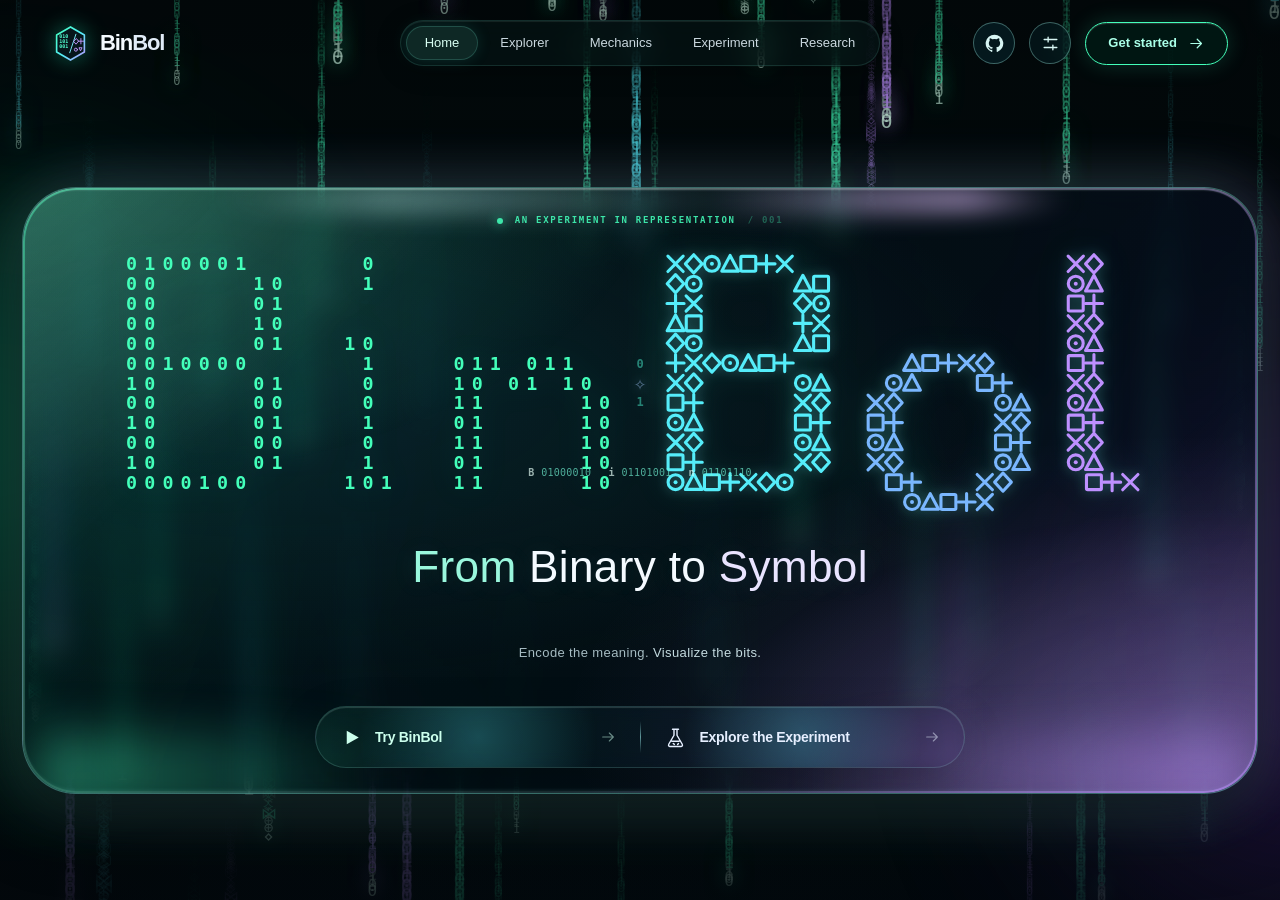
<file: index.html>
<!doctype html>
<html lang="en">
<head>
<!-- Self-contained header SVG prevents broken image in content://downloads preview -->
<meta charset="utf-8"><meta name="viewport" content="width=device-width,initial-scale=1,viewport-fit=cover">
<meta name="theme-color" content="#030a0c"><meta name="description" content="BinBol — from binary to symbol. Explore an experimental visual language built from bits and glyphs.">
<title>BinBol — From Binary to Symbol</title>
<link rel="icon" type="image/svg+xml" href="[data-uri]"><link rel="stylesheet" href="assets/landing.css"><link rel="stylesheet" href="assets/component-editor.css">
</head>
<body>
<div class="rain-wrap" aria-hidden="true"><canvas id="rain"></canvas><div class="rain-vignette"></div></div>
<div class="ambient ambient-green" aria-hidden="true"></div><div class="ambient ambient-violet" aria-hidden="true"></div>
<div class="app-shell" id="app">
 <header class="topbar">
  <a data-part="brand" class="brand" href="index.html" aria-label="BinBol home"><svg class="brand-icon" focusable="false" aria-hidden="true" xmlns="http://www.w3.org/2000/svg" viewBox="0 0 96 96" aria-label="BinBol: three binary rows transformed into one glyph row">
<defs><linearGradient id="header-icon-gradient" x1="0" y1="0" x2="1" y2="1"><stop stop-color="#43ffba"/><stop offset=".55" stop-color="#55edfa"/><stop offset="1" stop-color="#be90ff"/></linearGradient></defs>
<path d="M48 5 84 26v44L48 91 12 70V26Z" fill="#06161b" stroke="url(#header-icon-gradient)" stroke-width="4.2" stroke-linejoin="round"/>
<g font-family="monospace" font-size="13" font-weight="800" letter-spacing="0" fill="#53ffd1"><text x="19" y="33">010</text><text x="19" y="46">101</text><text x="19" y="59">001</text></g>
<path d="M62 24 46 72" stroke="#76eaf7" stroke-width="2.5" stroke-linecap="round"/>
<g fill="none" stroke="#c49aff" stroke-width="2.4" stroke-linejoin="round" stroke-linecap="round"><path d="M57 42 63 35 69 42 63 49Z"/><path d="M75 35v14m-7-7h14"/><circle cx="62" cy="64" r="4"/><path d="M71 59 78 59 74.5 66Z"/></g>
</svg><span>Bin<span class="brand-bol">Bol</span></span></a>
  <nav data-part="nav" class="capsule-nav" aria-label="Main navigation">
    <a data-part="navHome" data-copy="navHome" data-link="navHome" href="index.html" class="is-current" aria-current="page">Home</a><a data-part="navExplorer" data-copy="navExplorer" data-link="navExplorer" href="explorer.html">Explorer</a><a href="mechanics.html" class="nav-mechanics" title="Mechanics Lab">Mechanics</a><a data-part="navExperiment" data-copy="navExperiment" data-link="navExperiment" href="explorer.html#gamma">Experiment</a><a data-part="navResearch" data-copy="navResearch" data-link="navResearch" href="https://github.com/DorManDel/Binbol" target="_blank" rel="noopener noreferrer">Research</a>
  </nav>
  <div data-part="headerActions" class="top-actions"><button id="replay-logo" class="icon-btn dev-replay" type="button" data-dev-only aria-label="Replay wordmark animation" title="Dev: replay transformation"><svg viewBox="0 0 24 24" fill="none" stroke="currentColor" stroke-width="1.8" aria-hidden="true"><path d="M4 11a8 8 0 1 1 2.7 6M4 5v6h6"/></svg></button><a class="icon-btn github-icon" data-part="github" href="https://github.com/DorManDel/Binbol" target="_blank" rel="noopener noreferrer" title="BinBol on GitHub" aria-label="Open BinBol GitHub repository"><svg viewBox="0 0 24 24" fill="currentColor" stroke="none" aria-hidden="true"><path d="M12 .8a11.2 11.2 0 0 0-3.54 21.82c.56.11.76-.24.76-.54v-2.13c-3.1.67-3.76-1.32-3.76-1.32-.5-1.29-1.23-1.63-1.23-1.63-1.01-.7.08-.69.08-.69 1.12.08 1.7 1.15 1.7 1.15.99 1.7 2.61 1.21 3.25.93.1-.72.39-1.21.7-1.49-2.48-.28-5.09-1.24-5.09-5.53 0-1.22.44-2.22 1.15-3-.12-.28-.5-1.42.11-2.96 0 0 .94-.3 3.07 1.15a10.75 10.75 0 0 1 5.58 0c2.13-1.45 3.06-1.15 3.06-1.15.61 1.54.23 2.68.11 2.96.72.78 1.15 1.78 1.15 3 0 4.3-2.62 5.24-5.11 5.52.4.35.75 1.03.75 2.08v3.09c0 .3.2.65.77.54A11.2 11.2 0 0 0 12 .8Z"/></svg></a><button data-part="settingsControl" type="button" class="icon-btn" id="settings-open" title="Customize appearance" aria-label="Open appearance settings"><svg viewBox="0 0 24 24" aria-hidden="true"><path d="M4 7h16M4 17h16M9 4v6m6 4v6"/></svg></button><a data-part="headerCta" data-link="headerCta" class="header-cta" href="explorer.html"><span data-copy="headerCta">Get started</span> <svg viewBox="0 0 24 24" aria-hidden="true"><path d="M4 12h15m-6-6 6 6-6 6"/></svg></a></div>
 </header>
 <main class="stage" id="main">
  <section class="hero-glass" id="hero-glass" aria-labelledby="hero-title">
   <div class="glass-top-glint" aria-hidden="true"></div><div class="glass-edge-light" aria-hidden="true"></div>
   <div class="hero-inner">
    <div data-part="eyebrow" class="hero-eyebrow"><span class="live-bullet"></span><span data-copy="eyebrow">AN EXPERIMENT IN REPRESENTATION</span><span class="eyebrow-faint">/ 001</span></div>
    <h1 id="hero-title" class="sr-only">BinBol — From Binary to Symbol</h1>
    <div data-part="wordmark" class="logo-frame" id="logo-frame" role="img" aria-label="BinBol: Bin constructed from the real repeating ASCII bits of B, i and n; Bol built from tiny original geometric glyphs">
      <div class="logo-bit half-logo"><svg xmlns="http://www.w3.org/2000/svg" viewBox="0 0 306 168" class="word-svg binary-svg" role="img" aria-label="Bin built from repeated ASCII values B=01000010, i=01101001, n=01101110"><title>BIN: authentic ASCII bits in each letterform</title><text x="10.0" y="16.0" text-anchor="middle" font-family="Consolas,DejaVu Sans Mono,monospace" font-weight="700" font-size="11.1" fill="var(--mint,#47ffc7)" class="word-bit" data-letter="B" data-ascii="01000010">0</text><text x="21.0" y="16.0" text-anchor="middle" font-family="Consolas,DejaVu Sans Mono,monospace" font-weight="700" font-size="11.1" fill="var(--mint,#47ffc7)" class="word-bit" data-letter="B" data-ascii="01000010">1</text><text x="32.0" y="16.0" text-anchor="middle" font-family="Consolas,DejaVu Sans Mono,monospace" font-weight="700" font-size="11.1" fill="var(--mint,#47ffc7)" class="word-bit" data-letter="B" data-ascii="01000010">0</text><text x="43.0" y="16.0" text-anchor="middle" font-family="Consolas,DejaVu Sans Mono,monospace" font-weight="700" font-size="11.1" fill="var(--mint,#47ffc7)" class="word-bit" data-letter="B" data-ascii="01000010">0</text><text x="54.0" y="16.0" text-anchor="middle" font-family="Consolas,DejaVu Sans Mono,monospace" font-weight="700" font-size="11.1" fill="var(--mint,#47ffc7)" class="word-bit" data-letter="B" data-ascii="01000010">0</text><text x="65.0" y="16.0" text-anchor="middle" font-family="Consolas,DejaVu Sans Mono,monospace" font-weight="700" font-size="11.1" fill="var(--mint,#47ffc7)" class="word-bit" data-letter="B" data-ascii="01000010">0</text><text x="76.0" y="16.0" text-anchor="middle" font-family="Consolas,DejaVu Sans Mono,monospace" font-weight="700" font-size="11.1" fill="var(--mint,#47ffc7)" class="word-bit" data-letter="B" data-ascii="01000010">1</text><text x="10.0" y="28.0" text-anchor="middle" font-family="Consolas,DejaVu Sans Mono,monospace" font-weight="700" font-size="11.1" fill="var(--mint,#47ffc7)" class="word-bit" data-letter="B" data-ascii="01000010">0</text><text x="21.0" y="28.0" text-anchor="middle" font-family="Consolas,DejaVu Sans Mono,monospace" font-weight="700" font-size="11.1" fill="var(--mint,#47ffc7)" class="word-bit" data-letter="B" data-ascii="01000010">0</text><text x="87.0" y="28.0" text-anchor="middle" font-family="Consolas,DejaVu Sans Mono,monospace" font-weight="700" font-size="11.1" fill="var(--mint,#47ffc7)" class="word-bit" data-letter="B" data-ascii="01000010">1</text><text x="98.0" y="28.0" text-anchor="middle" font-family="Consolas,DejaVu Sans Mono,monospace" font-weight="700" font-size="11.1" fill="var(--mint,#47ffc7)" class="word-bit" data-letter="B" data-ascii="01000010">0</text><text x="10.0" y="40.0" text-anchor="middle" font-family="Consolas,DejaVu Sans Mono,monospace" font-weight="700" font-size="11.1" fill="var(--mint,#47ffc7)" class="word-bit" data-letter="B" data-ascii="01000010">0</text><text x="21.0" y="40.0" text-anchor="middle" font-family="Consolas,DejaVu Sans Mono,monospace" font-weight="700" font-size="11.1" fill="var(--mint,#47ffc7)" class="word-bit" data-letter="B" data-ascii="01000010">0</text><text x="87.0" y="40.0" text-anchor="middle" font-family="Consolas,DejaVu Sans Mono,monospace" font-weight="700" font-size="11.1" fill="var(--mint,#47ffc7)" class="word-bit" data-letter="B" data-ascii="01000010">0</text><text x="98.0" y="40.0" text-anchor="middle" font-family="Consolas,DejaVu Sans Mono,monospace" font-weight="700" font-size="11.1" fill="var(--mint,#47ffc7)" class="word-bit" data-letter="B" data-ascii="01000010">1</text><text x="10.0" y="52.0" text-anchor="middle" font-family="Consolas,DejaVu Sans Mono,monospace" font-weight="700" font-size="11.1" fill="var(--mint,#47ffc7)" class="word-bit" data-letter="B" data-ascii="01000010">0</text><text x="21.0" y="52.0" text-anchor="middle" font-family="Consolas,DejaVu Sans Mono,monospace" font-weight="700" font-size="11.1" fill="var(--mint,#47ffc7)" class="word-bit" data-letter="B" data-ascii="01000010">0</text><text x="87.0" y="52.0" text-anchor="middle" font-family="Consolas,DejaVu Sans Mono,monospace" font-weight="700" font-size="11.1" fill="var(--mint,#47ffc7)" class="word-bit" data-letter="B" data-ascii="01000010">1</text><text x="98.0" y="52.0" text-anchor="middle" font-family="Consolas,DejaVu Sans Mono,monospace" font-weight="700" font-size="11.1" fill="var(--mint,#47ffc7)" class="word-bit" data-letter="B" data-ascii="01000010">0</text><text x="10.0" y="64.0" text-anchor="middle" font-family="Consolas,DejaVu Sans Mono,monospace" font-weight="700" font-size="11.1" fill="var(--mint,#47ffc7)" class="word-bit" data-letter="B" data-ascii="01000010">0</text><text x="21.0" y="64.0" text-anchor="middle" font-family="Consolas,DejaVu Sans Mono,monospace" font-weight="700" font-size="11.1" fill="var(--mint,#47ffc7)" class="word-bit" data-letter="B" data-ascii="01000010">0</text><text x="87.0" y="64.0" text-anchor="middle" font-family="Consolas,DejaVu Sans Mono,monospace" font-weight="700" font-size="11.1" fill="var(--mint,#47ffc7)" class="word-bit" data-letter="B" data-ascii="01000010">0</text><text x="98.0" y="64.0" text-anchor="middle" font-family="Consolas,DejaVu Sans Mono,monospace" font-weight="700" font-size="11.1" fill="var(--mint,#47ffc7)" class="word-bit" data-letter="B" data-ascii="01000010">1</text><text x="10.0" y="76.0" text-anchor="middle" font-family="Consolas,DejaVu Sans Mono,monospace" font-weight="700" font-size="11.1" fill="var(--mint,#47ffc7)" class="word-bit" data-letter="B" data-ascii="01000010">0</text><text x="21.0" y="76.0" text-anchor="middle" font-family="Consolas,DejaVu Sans Mono,monospace" font-weight="700" font-size="11.1" fill="var(--mint,#47ffc7)" class="word-bit" data-letter="B" data-ascii="01000010">0</text><text x="32.0" y="76.0" text-anchor="middle" font-family="Consolas,DejaVu Sans Mono,monospace" font-weight="700" font-size="11.1" fill="var(--mint,#47ffc7)" class="word-bit" data-letter="B" data-ascii="01000010">1</text><text x="43.0" y="76.0" text-anchor="middle" font-family="Consolas,DejaVu Sans Mono,monospace" font-weight="700" font-size="11.1" fill="var(--mint,#47ffc7)" class="word-bit" data-letter="B" data-ascii="01000010">0</text><text x="54.0" y="76.0" text-anchor="middle" font-family="Consolas,DejaVu Sans Mono,monospace" font-weight="700" font-size="11.1" fill="var(--mint,#47ffc7)" class="word-bit" data-letter="B" data-ascii="01000010">0</text><text x="65.0" y="76.0" text-anchor="middle" font-family="Consolas,DejaVu Sans Mono,monospace" font-weight="700" font-size="11.1" fill="var(--mint,#47ffc7)" class="word-bit" data-letter="B" data-ascii="01000010">0</text><text x="76.0" y="76.0" text-anchor="middle" font-family="Consolas,DejaVu Sans Mono,monospace" font-weight="700" font-size="11.1" fill="var(--mint,#47ffc7)" class="word-bit" data-letter="B" data-ascii="01000010">0</text><text x="10.0" y="88.0" text-anchor="middle" font-family="Consolas,DejaVu Sans Mono,monospace" font-weight="700" font-size="11.1" fill="var(--mint,#47ffc7)" class="word-bit" data-letter="B" data-ascii="01000010">1</text><text x="21.0" y="88.0" text-anchor="middle" font-family="Consolas,DejaVu Sans Mono,monospace" font-weight="700" font-size="11.1" fill="var(--mint,#47ffc7)" class="word-bit" data-letter="B" data-ascii="01000010">0</text><text x="87.0" y="88.0" text-anchor="middle" font-family="Consolas,DejaVu Sans Mono,monospace" font-weight="700" font-size="11.1" fill="var(--mint,#47ffc7)" class="word-bit" data-letter="B" data-ascii="01000010">0</text><text x="98.0" y="88.0" text-anchor="middle" font-family="Consolas,DejaVu Sans Mono,monospace" font-weight="700" font-size="11.1" fill="var(--mint,#47ffc7)" class="word-bit" data-letter="B" data-ascii="01000010">1</text><text x="10.0" y="100.0" text-anchor="middle" font-family="Consolas,DejaVu Sans Mono,monospace" font-weight="700" font-size="11.1" fill="var(--mint,#47ffc7)" class="word-bit" data-letter="B" data-ascii="01000010">0</text><text x="21.0" y="100.0" text-anchor="middle" font-family="Consolas,DejaVu Sans Mono,monospace" font-weight="700" font-size="11.1" fill="var(--mint,#47ffc7)" class="word-bit" data-letter="B" data-ascii="01000010">0</text><text x="87.0" y="100.0" text-anchor="middle" font-family="Consolas,DejaVu Sans Mono,monospace" font-weight="700" font-size="11.1" fill="var(--mint,#47ffc7)" class="word-bit" data-letter="B" data-ascii="01000010">0</text><text x="98.0" y="100.0" text-anchor="middle" font-family="Consolas,DejaVu Sans Mono,monospace" font-weight="700" font-size="11.1" fill="var(--mint,#47ffc7)" class="word-bit" data-letter="B" data-ascii="01000010">0</text><text x="10.0" y="112.0" text-anchor="middle" font-family="Consolas,DejaVu Sans Mono,monospace" font-weight="700" font-size="11.1" fill="var(--mint,#47ffc7)" class="word-bit" data-letter="B" data-ascii="01000010">1</text><text x="21.0" y="112.0" text-anchor="middle" font-family="Consolas,DejaVu Sans Mono,monospace" font-weight="700" font-size="11.1" fill="var(--mint,#47ffc7)" class="word-bit" data-letter="B" data-ascii="01000010">0</text><text x="87.0" y="112.0" text-anchor="middle" font-family="Consolas,DejaVu Sans Mono,monospace" font-weight="700" font-size="11.1" fill="var(--mint,#47ffc7)" class="word-bit" data-letter="B" data-ascii="01000010">0</text><text x="98.0" y="112.0" text-anchor="middle" font-family="Consolas,DejaVu Sans Mono,monospace" font-weight="700" font-size="11.1" fill="var(--mint,#47ffc7)" class="word-bit" data-letter="B" data-ascii="01000010">1</text><text x="10.0" y="124.0" text-anchor="middle" font-family="Consolas,DejaVu Sans Mono,monospace" font-weight="700" font-size="11.1" fill="var(--mint,#47ffc7)" class="word-bit" data-letter="B" data-ascii="01000010">0</text><text x="21.0" y="124.0" text-anchor="middle" font-family="Consolas,DejaVu Sans Mono,monospace" font-weight="700" font-size="11.1" fill="var(--mint,#47ffc7)" class="word-bit" data-letter="B" data-ascii="01000010">0</text><text x="87.0" y="124.0" text-anchor="middle" font-family="Consolas,DejaVu Sans Mono,monospace" font-weight="700" font-size="11.1" fill="var(--mint,#47ffc7)" class="word-bit" data-letter="B" data-ascii="01000010">0</text><text x="98.0" y="124.0" text-anchor="middle" font-family="Consolas,DejaVu Sans Mono,monospace" font-weight="700" font-size="11.1" fill="var(--mint,#47ffc7)" class="word-bit" data-letter="B" data-ascii="01000010">0</text><text x="10.0" y="136.0" text-anchor="middle" font-family="Consolas,DejaVu Sans Mono,monospace" font-weight="700" font-size="11.1" fill="var(--mint,#47ffc7)" class="word-bit" data-letter="B" data-ascii="01000010">1</text><text x="21.0" y="136.0" text-anchor="middle" font-family="Consolas,DejaVu Sans Mono,monospace" font-weight="700" font-size="11.1" fill="var(--mint,#47ffc7)" class="word-bit" data-letter="B" data-ascii="01000010">0</text><text x="87.0" y="136.0" text-anchor="middle" font-family="Consolas,DejaVu Sans Mono,monospace" font-weight="700" font-size="11.1" fill="var(--mint,#47ffc7)" class="word-bit" data-letter="B" data-ascii="01000010">0</text><text x="98.0" y="136.0" text-anchor="middle" font-family="Consolas,DejaVu Sans Mono,monospace" font-weight="700" font-size="11.1" fill="var(--mint,#47ffc7)" class="word-bit" data-letter="B" data-ascii="01000010">1</text><text x="10.0" y="148.0" text-anchor="middle" font-family="Consolas,DejaVu Sans Mono,monospace" font-weight="700" font-size="11.1" fill="var(--mint,#47ffc7)" class="word-bit" data-letter="B" data-ascii="01000010">0</text><text x="21.0" y="148.0" text-anchor="middle" font-family="Consolas,DejaVu Sans Mono,monospace" font-weight="700" font-size="11.1" fill="var(--mint,#47ffc7)" class="word-bit" data-letter="B" data-ascii="01000010">0</text><text x="32.0" y="148.0" text-anchor="middle" font-family="Consolas,DejaVu Sans Mono,monospace" font-weight="700" font-size="11.1" fill="var(--mint,#47ffc7)" class="word-bit" data-letter="B" data-ascii="01000010">0</text><text x="43.0" y="148.0" text-anchor="middle" font-family="Consolas,DejaVu Sans Mono,monospace" font-weight="700" font-size="11.1" fill="var(--mint,#47ffc7)" class="word-bit" data-letter="B" data-ascii="01000010">0</text><text x="54.0" y="148.0" text-anchor="middle" font-family="Consolas,DejaVu Sans Mono,monospace" font-weight="700" font-size="11.1" fill="var(--mint,#47ffc7)" class="word-bit" data-letter="B" data-ascii="01000010">1</text><text x="65.0" y="148.0" text-anchor="middle" font-family="Consolas,DejaVu Sans Mono,monospace" font-weight="700" font-size="11.1" fill="var(--mint,#47ffc7)" class="word-bit" data-letter="B" data-ascii="01000010">0</text><text x="76.0" y="148.0" text-anchor="middle" font-family="Consolas,DejaVu Sans Mono,monospace" font-weight="700" font-size="11.1" fill="var(--mint,#47ffc7)" class="word-bit" data-letter="B" data-ascii="01000010">0</text><text x="153.0" y="16.0" text-anchor="middle" font-family="Consolas,DejaVu Sans Mono,monospace" font-weight="700" font-size="11.1" fill="var(--mint,#47ffc7)" class="word-bit" data-letter="i" data-ascii="01101001">0</text><text x="153.0" y="28.0" text-anchor="middle" font-family="Consolas,DejaVu Sans Mono,monospace" font-weight="700" font-size="11.1" fill="var(--mint,#47ffc7)" class="word-bit" data-letter="i" data-ascii="01101001">1</text><text x="142.0" y="64.0" text-anchor="middle" font-family="Consolas,DejaVu Sans Mono,monospace" font-weight="700" font-size="11.1" fill="var(--mint,#47ffc7)" class="word-bit" data-letter="i" data-ascii="01101001">1</text><text x="153.0" y="64.0" text-anchor="middle" font-family="Consolas,DejaVu Sans Mono,monospace" font-weight="700" font-size="11.1" fill="var(--mint,#47ffc7)" class="word-bit" data-letter="i" data-ascii="01101001">0</text><text x="153.0" y="76.0" text-anchor="middle" font-family="Consolas,DejaVu Sans Mono,monospace" font-weight="700" font-size="11.1" fill="var(--mint,#47ffc7)" class="word-bit" data-letter="i" data-ascii="01101001">1</text><text x="153.0" y="88.0" text-anchor="middle" font-family="Consolas,DejaVu Sans Mono,monospace" font-weight="700" font-size="11.1" fill="var(--mint,#47ffc7)" class="word-bit" data-letter="i" data-ascii="01101001">0</text><text x="153.0" y="100.0" text-anchor="middle" font-family="Consolas,DejaVu Sans Mono,monospace" font-weight="700" font-size="11.1" fill="var(--mint,#47ffc7)" class="word-bit" data-letter="i" data-ascii="01101001">0</text><text x="153.0" y="112.0" text-anchor="middle" font-family="Consolas,DejaVu Sans Mono,monospace" font-weight="700" font-size="11.1" fill="var(--mint,#47ffc7)" class="word-bit" data-letter="i" data-ascii="01101001">1</text><text x="153.0" y="124.0" text-anchor="middle" font-family="Consolas,DejaVu Sans Mono,monospace" font-weight="700" font-size="11.1" fill="var(--mint,#47ffc7)" class="word-bit" data-letter="i" data-ascii="01101001">0</text><text x="153.0" y="136.0" text-anchor="middle" font-family="Consolas,DejaVu Sans Mono,monospace" font-weight="700" font-size="11.1" fill="var(--mint,#47ffc7)" class="word-bit" data-letter="i" data-ascii="01101001">1</text><text x="142.0" y="148.0" text-anchor="middle" font-family="Consolas,DejaVu Sans Mono,monospace" font-weight="700" font-size="11.1" fill="var(--mint,#47ffc7)" class="word-bit" data-letter="i" data-ascii="01101001">1</text><text x="153.0" y="148.0" text-anchor="middle" font-family="Consolas,DejaVu Sans Mono,monospace" font-weight="700" font-size="11.1" fill="var(--mint,#47ffc7)" class="word-bit" data-letter="i" data-ascii="01101001">0</text><text x="164.0" y="148.0" text-anchor="middle" font-family="Consolas,DejaVu Sans Mono,monospace" font-weight="700" font-size="11.1" fill="var(--mint,#47ffc7)" class="word-bit" data-letter="i" data-ascii="01101001">1</text><text x="208.0" y="76.0" text-anchor="middle" font-family="Consolas,DejaVu Sans Mono,monospace" font-weight="700" font-size="11.1" fill="var(--mint,#47ffc7)" class="word-bit" data-letter="n" data-ascii="01101110">0</text><text x="219.0" y="76.0" text-anchor="middle" font-family="Consolas,DejaVu Sans Mono,monospace" font-weight="700" font-size="11.1" fill="var(--mint,#47ffc7)" class="word-bit" data-letter="n" data-ascii="01101110">1</text><text x="230.0" y="76.0" text-anchor="middle" font-family="Consolas,DejaVu Sans Mono,monospace" font-weight="700" font-size="11.1" fill="var(--mint,#47ffc7)" class="word-bit" data-letter="n" data-ascii="01101110">1</text><text x="252.0" y="76.0" text-anchor="middle" font-family="Consolas,DejaVu Sans Mono,monospace" font-weight="700" font-size="11.1" fill="var(--mint,#47ffc7)" class="word-bit" data-letter="n" data-ascii="01101110">0</text><text x="263.0" y="76.0" text-anchor="middle" font-family="Consolas,DejaVu Sans Mono,monospace" font-weight="700" font-size="11.1" fill="var(--mint,#47ffc7)" class="word-bit" data-letter="n" data-ascii="01101110">1</text><text x="274.0" y="76.0" text-anchor="middle" font-family="Consolas,DejaVu Sans Mono,monospace" font-weight="700" font-size="11.1" fill="var(--mint,#47ffc7)" class="word-bit" data-letter="n" data-ascii="01101110">1</text><text x="208.0" y="88.0" text-anchor="middle" font-family="Consolas,DejaVu Sans Mono,monospace" font-weight="700" font-size="11.1" fill="var(--mint,#47ffc7)" class="word-bit" data-letter="n" data-ascii="01101110">1</text><text x="219.0" y="88.0" text-anchor="middle" font-family="Consolas,DejaVu Sans Mono,monospace" font-weight="700" font-size="11.1" fill="var(--mint,#47ffc7)" class="word-bit" data-letter="n" data-ascii="01101110">0</text><text x="241.0" y="88.0" text-anchor="middle" font-family="Consolas,DejaVu Sans Mono,monospace" font-weight="700" font-size="11.1" fill="var(--mint,#47ffc7)" class="word-bit" data-letter="n" data-ascii="01101110">0</text><text x="252.0" y="88.0" text-anchor="middle" font-family="Consolas,DejaVu Sans Mono,monospace" font-weight="700" font-size="11.1" fill="var(--mint,#47ffc7)" class="word-bit" data-letter="n" data-ascii="01101110">1</text><text x="274.0" y="88.0" text-anchor="middle" font-family="Consolas,DejaVu Sans Mono,monospace" font-weight="700" font-size="11.1" fill="var(--mint,#47ffc7)" class="word-bit" data-letter="n" data-ascii="01101110">1</text><text x="285.0" y="88.0" text-anchor="middle" font-family="Consolas,DejaVu Sans Mono,monospace" font-weight="700" font-size="11.1" fill="var(--mint,#47ffc7)" class="word-bit" data-letter="n" data-ascii="01101110">0</text><text x="208.0" y="100.0" text-anchor="middle" font-family="Consolas,DejaVu Sans Mono,monospace" font-weight="700" font-size="11.1" fill="var(--mint,#47ffc7)" class="word-bit" data-letter="n" data-ascii="01101110">1</text><text x="219.0" y="100.0" text-anchor="middle" font-family="Consolas,DejaVu Sans Mono,monospace" font-weight="700" font-size="11.1" fill="var(--mint,#47ffc7)" class="word-bit" data-letter="n" data-ascii="01101110">1</text><text x="285.0" y="100.0" text-anchor="middle" font-family="Consolas,DejaVu Sans Mono,monospace" font-weight="700" font-size="11.1" fill="var(--mint,#47ffc7)" class="word-bit" data-letter="n" data-ascii="01101110">1</text><text x="296.0" y="100.0" text-anchor="middle" font-family="Consolas,DejaVu Sans Mono,monospace" font-weight="700" font-size="11.1" fill="var(--mint,#47ffc7)" class="word-bit" data-letter="n" data-ascii="01101110">0</text><text x="208.0" y="112.0" text-anchor="middle" font-family="Consolas,DejaVu Sans Mono,monospace" font-weight="700" font-size="11.1" fill="var(--mint,#47ffc7)" class="word-bit" data-letter="n" data-ascii="01101110">0</text><text x="219.0" y="112.0" text-anchor="middle" font-family="Consolas,DejaVu Sans Mono,monospace" font-weight="700" font-size="11.1" fill="var(--mint,#47ffc7)" class="word-bit" data-letter="n" data-ascii="01101110">1</text><text x="285.0" y="112.0" text-anchor="middle" font-family="Consolas,DejaVu Sans Mono,monospace" font-weight="700" font-size="11.1" fill="var(--mint,#47ffc7)" class="word-bit" data-letter="n" data-ascii="01101110">1</text><text x="296.0" y="112.0" text-anchor="middle" font-family="Consolas,DejaVu Sans Mono,monospace" font-weight="700" font-size="11.1" fill="var(--mint,#47ffc7)" class="word-bit" data-letter="n" data-ascii="01101110">0</text><text x="208.0" y="124.0" text-anchor="middle" font-family="Consolas,DejaVu Sans Mono,monospace" font-weight="700" font-size="11.1" fill="var(--mint,#47ffc7)" class="word-bit" data-letter="n" data-ascii="01101110">1</text><text x="219.0" y="124.0" text-anchor="middle" font-family="Consolas,DejaVu Sans Mono,monospace" font-weight="700" font-size="11.1" fill="var(--mint,#47ffc7)" class="word-bit" data-letter="n" data-ascii="01101110">1</text><text x="285.0" y="124.0" text-anchor="middle" font-family="Consolas,DejaVu Sans Mono,monospace" font-weight="700" font-size="11.1" fill="var(--mint,#47ffc7)" class="word-bit" data-letter="n" data-ascii="01101110">1</text><text x="296.0" y="124.0" text-anchor="middle" font-family="Consolas,DejaVu Sans Mono,monospace" font-weight="700" font-size="11.1" fill="var(--mint,#47ffc7)" class="word-bit" data-letter="n" data-ascii="01101110">0</text><text x="208.0" y="136.0" text-anchor="middle" font-family="Consolas,DejaVu Sans Mono,monospace" font-weight="700" font-size="11.1" fill="var(--mint,#47ffc7)" class="word-bit" data-letter="n" data-ascii="01101110">0</text><text x="219.0" y="136.0" text-anchor="middle" font-family="Consolas,DejaVu Sans Mono,monospace" font-weight="700" font-size="11.1" fill="var(--mint,#47ffc7)" class="word-bit" data-letter="n" data-ascii="01101110">1</text><text x="285.0" y="136.0" text-anchor="middle" font-family="Consolas,DejaVu Sans Mono,monospace" font-weight="700" font-size="11.1" fill="var(--mint,#47ffc7)" class="word-bit" data-letter="n" data-ascii="01101110">1</text><text x="296.0" y="136.0" text-anchor="middle" font-family="Consolas,DejaVu Sans Mono,monospace" font-weight="700" font-size="11.1" fill="var(--mint,#47ffc7)" class="word-bit" data-letter="n" data-ascii="01101110">0</text><text x="208.0" y="148.0" text-anchor="middle" font-family="Consolas,DejaVu Sans Mono,monospace" font-weight="700" font-size="11.1" fill="var(--mint,#47ffc7)" class="word-bit" data-letter="n" data-ascii="01101110">1</text><text x="219.0" y="148.0" text-anchor="middle" font-family="Consolas,DejaVu Sans Mono,monospace" font-weight="700" font-size="11.1" fill="var(--mint,#47ffc7)" class="word-bit" data-letter="n" data-ascii="01101110">1</text><text x="285.0" y="148.0" text-anchor="middle" font-family="Consolas,DejaVu Sans Mono,monospace" font-weight="700" font-size="11.1" fill="var(--mint,#47ffc7)" class="word-bit" data-letter="n" data-ascii="01101110">1</text><text x="296.0" y="148.0" text-anchor="middle" font-family="Consolas,DejaVu Sans Mono,monospace" font-weight="700" font-size="11.1" fill="var(--mint,#47ffc7)" class="word-bit" data-letter="n" data-ascii="01101110">0</text></svg></div>
      <div class="logo-transition" aria-hidden="true"><span>0</span><span class="transition-spark">✧</span><span>1</span></div>
      <div class="logo-symbol half-logo"><svg xmlns="http://www.w3.org/2000/svg" viewBox="0 0 306 168" class="word-svg glyph-svg" id="logo-glyph" data-logo-style="mosaic" role="img" aria-label="Bol constructed from individual original vector glyphs on the same typographic grid as Bin"><title>BOL: shapes built from original glyphs on the same letterform grid</title><g class="rune" data-letter="B" transform="translate(10.0 12.0) scale(1.10)" fill="none" stroke="var(--cyan,#59f5f2)" color="var(--cyan,#59f5f2)" stroke-width="1.7" stroke-linecap="round" stroke-linejoin="round"><path d="M-4.2-4.2 4.2 4.2M4.2-4.2-4.2 4.2"/></g><g class="rune" data-letter="B" transform="translate(21.0 12.0) scale(1.10)" fill="none" stroke="var(--cyan,#59f5f2)" color="var(--cyan,#59f5f2)" stroke-width="1.7" stroke-linecap="round" stroke-linejoin="round"><path d="M0-5 4.6 0 0 5-4.6 0Z"/></g><g class="rune" data-letter="B" transform="translate(32.0 12.0) scale(1.10)" fill="none" stroke="var(--cyan,#59f5f2)" color="var(--cyan,#59f5f2)" stroke-width="1.7" stroke-linecap="round" stroke-linejoin="round"><circle r="4.1"/><circle r="1.1" fill="currentColor" stroke="none"/></g><g class="rune" data-letter="B" transform="translate(43.0 12.0) scale(1.10)" fill="none" stroke="var(--cyan,#59f5f2)" color="var(--cyan,#59f5f2)" stroke-width="1.7" stroke-linecap="round" stroke-linejoin="round"><path d="M0-4.6 4.6 4-4.6 4Z"/></g><g class="rune" data-letter="B" transform="translate(54.0 12.0) scale(1.10)" fill="none" stroke="var(--cyan,#59f5f2)" color="var(--cyan,#59f5f2)" stroke-width="1.7" stroke-linecap="round" stroke-linejoin="round"><rect x="-4.1" y="-4.1" width="8.2" height="8.2" rx=".65"/></g><g class="rune" data-letter="B" transform="translate(65.0 12.0) scale(1.10)" fill="none" stroke="var(--cyan,#59f5f2)" color="var(--cyan,#59f5f2)" stroke-width="1.7" stroke-linecap="round" stroke-linejoin="round"><path d="M-4.7 0H4.7M0-4.7V4.7"/></g><g class="rune" data-letter="B" transform="translate(76.0 12.0) scale(1.10)" fill="none" stroke="var(--cyan,#59f5f2)" color="var(--cyan,#59f5f2)" stroke-width="1.7" stroke-linecap="round" stroke-linejoin="round"><path d="M-4.2-4.2 4.2 4.2M4.2-4.2-4.2 4.2"/></g><g class="rune" data-letter="B" transform="translate(10.0 24.0) scale(1.10)" fill="none" stroke="var(--cyan,#59f5f2)" color="var(--cyan,#59f5f2)" stroke-width="1.7" stroke-linecap="round" stroke-linejoin="round"><path d="M0-5 4.6 0 0 5-4.6 0Z"/></g><g class="rune" data-letter="B" transform="translate(21.0 24.0) scale(1.10)" fill="none" stroke="var(--cyan,#59f5f2)" color="var(--cyan,#59f5f2)" stroke-width="1.7" stroke-linecap="round" stroke-linejoin="round"><circle r="4.1"/><circle r="1.1" fill="currentColor" stroke="none"/></g><g class="rune" data-letter="B" transform="translate(87.0 24.0) scale(1.10)" fill="none" stroke="var(--cyan,#59f5f2)" color="var(--cyan,#59f5f2)" stroke-width="1.7" stroke-linecap="round" stroke-linejoin="round"><path d="M0-4.6 4.6 4-4.6 4Z"/></g><g class="rune" data-letter="B" transform="translate(98.0 24.0) scale(1.10)" fill="none" stroke="var(--cyan,#59f5f2)" color="var(--cyan,#59f5f2)" stroke-width="1.7" stroke-linecap="round" stroke-linejoin="round"><rect x="-4.1" y="-4.1" width="8.2" height="8.2" rx=".65"/></g><g class="rune" data-letter="B" transform="translate(10.0 36.0) scale(1.10)" fill="none" stroke="var(--cyan,#59f5f2)" color="var(--cyan,#59f5f2)" stroke-width="1.7" stroke-linecap="round" stroke-linejoin="round"><path d="M-4.7 0H4.7M0-4.7V4.7"/></g><g class="rune" data-letter="B" transform="translate(21.0 36.0) scale(1.10)" fill="none" stroke="var(--cyan,#59f5f2)" color="var(--cyan,#59f5f2)" stroke-width="1.7" stroke-linecap="round" stroke-linejoin="round"><path d="M-4.2-4.2 4.2 4.2M4.2-4.2-4.2 4.2"/></g><g class="rune" data-letter="B" transform="translate(87.0 36.0) scale(1.10)" fill="none" stroke="var(--cyan,#59f5f2)" color="var(--cyan,#59f5f2)" stroke-width="1.7" stroke-linecap="round" stroke-linejoin="round"><path d="M0-5 4.6 0 0 5-4.6 0Z"/></g><g class="rune" data-letter="B" transform="translate(98.0 36.0) scale(1.10)" fill="none" stroke="var(--cyan,#59f5f2)" color="var(--cyan,#59f5f2)" stroke-width="1.7" stroke-linecap="round" stroke-linejoin="round"><circle r="4.1"/><circle r="1.1" fill="currentColor" stroke="none"/></g><g class="rune" data-letter="B" transform="translate(10.0 48.0) scale(1.10)" fill="none" stroke="var(--cyan,#59f5f2)" color="var(--cyan,#59f5f2)" stroke-width="1.7" stroke-linecap="round" stroke-linejoin="round"><path d="M0-4.6 4.6 4-4.6 4Z"/></g><g class="rune" data-letter="B" transform="translate(21.0 48.0) scale(1.10)" fill="none" stroke="var(--cyan,#59f5f2)" color="var(--cyan,#59f5f2)" stroke-width="1.7" stroke-linecap="round" stroke-linejoin="round"><rect x="-4.1" y="-4.1" width="8.2" height="8.2" rx=".65"/></g><g class="rune" data-letter="B" transform="translate(87.0 48.0) scale(1.10)" fill="none" stroke="var(--cyan,#59f5f2)" color="var(--cyan,#59f5f2)" stroke-width="1.7" stroke-linecap="round" stroke-linejoin="round"><path d="M-4.7 0H4.7M0-4.7V4.7"/></g><g class="rune" data-letter="B" transform="translate(98.0 48.0) scale(1.10)" fill="none" stroke="var(--cyan,#59f5f2)" color="var(--cyan,#59f5f2)" stroke-width="1.7" stroke-linecap="round" stroke-linejoin="round"><path d="M-4.2-4.2 4.2 4.2M4.2-4.2-4.2 4.2"/></g><g class="rune" data-letter="B" transform="translate(10.0 60.0) scale(1.10)" fill="none" stroke="var(--cyan,#59f5f2)" color="var(--cyan,#59f5f2)" stroke-width="1.7" stroke-linecap="round" stroke-linejoin="round"><path d="M0-5 4.6 0 0 5-4.6 0Z"/></g><g class="rune" data-letter="B" transform="translate(21.0 60.0) scale(1.10)" fill="none" stroke="var(--cyan,#59f5f2)" color="var(--cyan,#59f5f2)" stroke-width="1.7" stroke-linecap="round" stroke-linejoin="round"><circle r="4.1"/><circle r="1.1" fill="currentColor" stroke="none"/></g><g class="rune" data-letter="B" transform="translate(87.0 60.0) scale(1.10)" fill="none" stroke="var(--cyan,#59f5f2)" color="var(--cyan,#59f5f2)" stroke-width="1.7" stroke-linecap="round" stroke-linejoin="round"><path d="M0-4.6 4.6 4-4.6 4Z"/></g><g class="rune" data-letter="B" transform="translate(98.0 60.0) scale(1.10)" fill="none" stroke="var(--cyan,#59f5f2)" color="var(--cyan,#59f5f2)" stroke-width="1.7" stroke-linecap="round" stroke-linejoin="round"><rect x="-4.1" y="-4.1" width="8.2" height="8.2" rx=".65"/></g><g class="rune" data-letter="B" transform="translate(10.0 72.0) scale(1.10)" fill="none" stroke="var(--cyan,#59f5f2)" color="var(--cyan,#59f5f2)" stroke-width="1.7" stroke-linecap="round" stroke-linejoin="round"><path d="M-4.7 0H4.7M0-4.7V4.7"/></g><g class="rune" data-letter="B" transform="translate(21.0 72.0) scale(1.10)" fill="none" stroke="var(--cyan,#59f5f2)" color="var(--cyan,#59f5f2)" stroke-width="1.7" stroke-linecap="round" stroke-linejoin="round"><path d="M-4.2-4.2 4.2 4.2M4.2-4.2-4.2 4.2"/></g><g class="rune" data-letter="B" transform="translate(32.0 72.0) scale(1.10)" fill="none" stroke="var(--cyan,#59f5f2)" color="var(--cyan,#59f5f2)" stroke-width="1.7" stroke-linecap="round" stroke-linejoin="round"><path d="M0-5 4.6 0 0 5-4.6 0Z"/></g><g class="rune" data-letter="B" transform="translate(43.0 72.0) scale(1.10)" fill="none" stroke="var(--cyan,#59f5f2)" color="var(--cyan,#59f5f2)" stroke-width="1.7" stroke-linecap="round" stroke-linejoin="round"><circle r="4.1"/><circle r="1.1" fill="currentColor" stroke="none"/></g><g class="rune" data-letter="B" transform="translate(54.0 72.0) scale(1.10)" fill="none" stroke="var(--cyan,#59f5f2)" color="var(--cyan,#59f5f2)" stroke-width="1.7" stroke-linecap="round" stroke-linejoin="round"><path d="M0-4.6 4.6 4-4.6 4Z"/></g><g class="rune" data-letter="B" transform="translate(65.0 72.0) scale(1.10)" fill="none" stroke="var(--cyan,#59f5f2)" color="var(--cyan,#59f5f2)" stroke-width="1.7" stroke-linecap="round" stroke-linejoin="round"><rect x="-4.1" y="-4.1" width="8.2" height="8.2" rx=".65"/></g><g class="rune" data-letter="B" transform="translate(76.0 72.0) scale(1.10)" fill="none" stroke="var(--cyan,#59f5f2)" color="var(--cyan,#59f5f2)" stroke-width="1.7" stroke-linecap="round" stroke-linejoin="round"><path d="M-4.7 0H4.7M0-4.7V4.7"/></g><g class="rune" data-letter="B" transform="translate(10.0 84.0) scale(1.10)" fill="none" stroke="var(--cyan,#59f5f2)" color="var(--cyan,#59f5f2)" stroke-width="1.7" stroke-linecap="round" stroke-linejoin="round"><path d="M-4.2-4.2 4.2 4.2M4.2-4.2-4.2 4.2"/></g><g class="rune" data-letter="B" transform="translate(21.0 84.0) scale(1.10)" fill="none" stroke="var(--cyan,#59f5f2)" color="var(--cyan,#59f5f2)" stroke-width="1.7" stroke-linecap="round" stroke-linejoin="round"><path d="M0-5 4.6 0 0 5-4.6 0Z"/></g><g class="rune" data-letter="B" transform="translate(87.0 84.0) scale(1.10)" fill="none" stroke="var(--cyan,#59f5f2)" color="var(--cyan,#59f5f2)" stroke-width="1.7" stroke-linecap="round" stroke-linejoin="round"><circle r="4.1"/><circle r="1.1" fill="currentColor" stroke="none"/></g><g class="rune" data-letter="B" transform="translate(98.0 84.0) scale(1.10)" fill="none" stroke="var(--cyan,#59f5f2)" color="var(--cyan,#59f5f2)" stroke-width="1.7" stroke-linecap="round" stroke-linejoin="round"><path d="M0-4.6 4.6 4-4.6 4Z"/></g><g class="rune" data-letter="B" transform="translate(10.0 96.0) scale(1.10)" fill="none" stroke="var(--cyan,#59f5f2)" color="var(--cyan,#59f5f2)" stroke-width="1.7" stroke-linecap="round" stroke-linejoin="round"><rect x="-4.1" y="-4.1" width="8.2" height="8.2" rx=".65"/></g><g class="rune" data-letter="B" transform="translate(21.0 96.0) scale(1.10)" fill="none" stroke="var(--cyan,#59f5f2)" color="var(--cyan,#59f5f2)" stroke-width="1.7" stroke-linecap="round" stroke-linejoin="round"><path d="M-4.7 0H4.7M0-4.7V4.7"/></g><g class="rune" data-letter="B" transform="translate(87.0 96.0) scale(1.10)" fill="none" stroke="var(--cyan,#59f5f2)" color="var(--cyan,#59f5f2)" stroke-width="1.7" stroke-linecap="round" stroke-linejoin="round"><path d="M-4.2-4.2 4.2 4.2M4.2-4.2-4.2 4.2"/></g><g class="rune" data-letter="B" transform="translate(98.0 96.0) scale(1.10)" fill="none" stroke="var(--cyan,#59f5f2)" color="var(--cyan,#59f5f2)" stroke-width="1.7" stroke-linecap="round" stroke-linejoin="round"><path d="M0-5 4.6 0 0 5-4.6 0Z"/></g><g class="rune" data-letter="B" transform="translate(10.0 108.0) scale(1.10)" fill="none" stroke="var(--cyan,#59f5f2)" color="var(--cyan,#59f5f2)" stroke-width="1.7" stroke-linecap="round" stroke-linejoin="round"><circle r="4.1"/><circle r="1.1" fill="currentColor" stroke="none"/></g><g class="rune" data-letter="B" transform="translate(21.0 108.0) scale(1.10)" fill="none" stroke="var(--cyan,#59f5f2)" color="var(--cyan,#59f5f2)" stroke-width="1.7" stroke-linecap="round" stroke-linejoin="round"><path d="M0-4.6 4.6 4-4.6 4Z"/></g><g class="rune" data-letter="B" transform="translate(87.0 108.0) scale(1.10)" fill="none" stroke="var(--cyan,#59f5f2)" color="var(--cyan,#59f5f2)" stroke-width="1.7" stroke-linecap="round" stroke-linejoin="round"><rect x="-4.1" y="-4.1" width="8.2" height="8.2" rx=".65"/></g><g class="rune" data-letter="B" transform="translate(98.0 108.0) scale(1.10)" fill="none" stroke="var(--cyan,#59f5f2)" color="var(--cyan,#59f5f2)" stroke-width="1.7" stroke-linecap="round" stroke-linejoin="round"><path d="M-4.7 0H4.7M0-4.7V4.7"/></g><g class="rune" data-letter="B" transform="translate(10.0 120.0) scale(1.10)" fill="none" stroke="var(--cyan,#59f5f2)" color="var(--cyan,#59f5f2)" stroke-width="1.7" stroke-linecap="round" stroke-linejoin="round"><path d="M-4.2-4.2 4.2 4.2M4.2-4.2-4.2 4.2"/></g><g class="rune" data-letter="B" transform="translate(21.0 120.0) scale(1.10)" fill="none" stroke="var(--cyan,#59f5f2)" color="var(--cyan,#59f5f2)" stroke-width="1.7" stroke-linecap="round" stroke-linejoin="round"><path d="M0-5 4.6 0 0 5-4.6 0Z"/></g><g class="rune" data-letter="B" transform="translate(87.0 120.0) scale(1.10)" fill="none" stroke="var(--cyan,#59f5f2)" color="var(--cyan,#59f5f2)" stroke-width="1.7" stroke-linecap="round" stroke-linejoin="round"><circle r="4.1"/><circle r="1.1" fill="currentColor" stroke="none"/></g><g class="rune" data-letter="B" transform="translate(98.0 120.0) scale(1.10)" fill="none" stroke="var(--cyan,#59f5f2)" color="var(--cyan,#59f5f2)" stroke-width="1.7" stroke-linecap="round" stroke-linejoin="round"><path d="M0-4.6 4.6 4-4.6 4Z"/></g><g class="rune" data-letter="B" transform="translate(10.0 132.0) scale(1.10)" fill="none" stroke="var(--cyan,#59f5f2)" color="var(--cyan,#59f5f2)" stroke-width="1.7" stroke-linecap="round" stroke-linejoin="round"><rect x="-4.1" y="-4.1" width="8.2" height="8.2" rx=".65"/></g><g class="rune" data-letter="B" transform="translate(21.0 132.0) scale(1.10)" fill="none" stroke="var(--cyan,#59f5f2)" color="var(--cyan,#59f5f2)" stroke-width="1.7" stroke-linecap="round" stroke-linejoin="round"><path d="M-4.7 0H4.7M0-4.7V4.7"/></g><g class="rune" data-letter="B" transform="translate(87.0 132.0) scale(1.10)" fill="none" stroke="var(--cyan,#59f5f2)" color="var(--cyan,#59f5f2)" stroke-width="1.7" stroke-linecap="round" stroke-linejoin="round"><path d="M-4.2-4.2 4.2 4.2M4.2-4.2-4.2 4.2"/></g><g class="rune" data-letter="B" transform="translate(98.0 132.0) scale(1.10)" fill="none" stroke="var(--cyan,#59f5f2)" color="var(--cyan,#59f5f2)" stroke-width="1.7" stroke-linecap="round" stroke-linejoin="round"><path d="M0-5 4.6 0 0 5-4.6 0Z"/></g><g class="rune" data-letter="B" transform="translate(10.0 144.0) scale(1.10)" fill="none" stroke="var(--cyan,#59f5f2)" color="var(--cyan,#59f5f2)" stroke-width="1.7" stroke-linecap="round" stroke-linejoin="round"><circle r="4.1"/><circle r="1.1" fill="currentColor" stroke="none"/></g><g class="rune" data-letter="B" transform="translate(21.0 144.0) scale(1.10)" fill="none" stroke="var(--cyan,#59f5f2)" color="var(--cyan,#59f5f2)" stroke-width="1.7" stroke-linecap="round" stroke-linejoin="round"><path d="M0-4.6 4.6 4-4.6 4Z"/></g><g class="rune" data-letter="B" transform="translate(32.0 144.0) scale(1.10)" fill="none" stroke="var(--cyan,#59f5f2)" color="var(--cyan,#59f5f2)" stroke-width="1.7" stroke-linecap="round" stroke-linejoin="round"><rect x="-4.1" y="-4.1" width="8.2" height="8.2" rx=".65"/></g><g class="rune" data-letter="B" transform="translate(43.0 144.0) scale(1.10)" fill="none" stroke="var(--cyan,#59f5f2)" color="var(--cyan,#59f5f2)" stroke-width="1.7" stroke-linecap="round" stroke-linejoin="round"><path d="M-4.7 0H4.7M0-4.7V4.7"/></g><g class="rune" data-letter="B" transform="translate(54.0 144.0) scale(1.10)" fill="none" stroke="var(--cyan,#59f5f2)" color="var(--cyan,#59f5f2)" stroke-width="1.7" stroke-linecap="round" stroke-linejoin="round"><path d="M-4.2-4.2 4.2 4.2M4.2-4.2-4.2 4.2"/></g><g class="rune" data-letter="B" transform="translate(65.0 144.0) scale(1.10)" fill="none" stroke="var(--cyan,#59f5f2)" color="var(--cyan,#59f5f2)" stroke-width="1.7" stroke-linecap="round" stroke-linejoin="round"><path d="M0-5 4.6 0 0 5-4.6 0Z"/></g><g class="rune" data-letter="B" transform="translate(76.0 144.0) scale(1.10)" fill="none" stroke="var(--cyan,#59f5f2)" color="var(--cyan,#59f5f2)" stroke-width="1.7" stroke-linecap="round" stroke-linejoin="round"><circle r="4.1"/><circle r="1.1" fill="currentColor" stroke="none"/></g><g class="rune" data-letter="o" transform="translate(153.0 72.0) scale(1.10)" fill="none" stroke="var(--symbol-blue,#7ab7ff)" color="var(--symbol-blue,#7ab7ff)" stroke-width="1.7" stroke-linecap="round" stroke-linejoin="round"><path d="M0-4.6 4.6 4-4.6 4Z"/></g><g class="rune" data-letter="o" transform="translate(164.0 72.0) scale(1.10)" fill="none" stroke="var(--symbol-blue,#7ab7ff)" color="var(--symbol-blue,#7ab7ff)" stroke-width="1.7" stroke-linecap="round" stroke-linejoin="round"><rect x="-4.1" y="-4.1" width="8.2" height="8.2" rx=".65"/></g><g class="rune" data-letter="o" transform="translate(175.0 72.0) scale(1.10)" fill="none" stroke="var(--symbol-blue,#7ab7ff)" color="var(--symbol-blue,#7ab7ff)" stroke-width="1.7" stroke-linecap="round" stroke-linejoin="round"><path d="M-4.7 0H4.7M0-4.7V4.7"/></g><g class="rune" data-letter="o" transform="translate(186.0 72.0) scale(1.10)" fill="none" stroke="var(--symbol-blue,#7ab7ff)" color="var(--symbol-blue,#7ab7ff)" stroke-width="1.7" stroke-linecap="round" stroke-linejoin="round"><path d="M-4.2-4.2 4.2 4.2M4.2-4.2-4.2 4.2"/></g><g class="rune" data-letter="o" transform="translate(197.0 72.0) scale(1.10)" fill="none" stroke="var(--symbol-blue,#7ab7ff)" color="var(--symbol-blue,#7ab7ff)" stroke-width="1.7" stroke-linecap="round" stroke-linejoin="round"><path d="M0-5 4.6 0 0 5-4.6 0Z"/></g><g class="rune" data-letter="o" transform="translate(142.0 84.0) scale(1.10)" fill="none" stroke="var(--symbol-blue,#7ab7ff)" color="var(--symbol-blue,#7ab7ff)" stroke-width="1.7" stroke-linecap="round" stroke-linejoin="round"><circle r="4.1"/><circle r="1.1" fill="currentColor" stroke="none"/></g><g class="rune" data-letter="o" transform="translate(153.0 84.0) scale(1.10)" fill="none" stroke="var(--symbol-blue,#7ab7ff)" color="var(--symbol-blue,#7ab7ff)" stroke-width="1.7" stroke-linecap="round" stroke-linejoin="round"><path d="M0-4.6 4.6 4-4.6 4Z"/></g><g class="rune" data-letter="o" transform="translate(197.0 84.0) scale(1.10)" fill="none" stroke="var(--symbol-blue,#7ab7ff)" color="var(--symbol-blue,#7ab7ff)" stroke-width="1.7" stroke-linecap="round" stroke-linejoin="round"><rect x="-4.1" y="-4.1" width="8.2" height="8.2" rx=".65"/></g><g class="rune" data-letter="o" transform="translate(208.0 84.0) scale(1.10)" fill="none" stroke="var(--symbol-blue,#7ab7ff)" color="var(--symbol-blue,#7ab7ff)" stroke-width="1.7" stroke-linecap="round" stroke-linejoin="round"><path d="M-4.7 0H4.7M0-4.7V4.7"/></g><g class="rune" data-letter="o" transform="translate(131.0 96.0) scale(1.10)" fill="none" stroke="var(--symbol-blue,#7ab7ff)" color="var(--symbol-blue,#7ab7ff)" stroke-width="1.7" stroke-linecap="round" stroke-linejoin="round"><path d="M-4.2-4.2 4.2 4.2M4.2-4.2-4.2 4.2"/></g><g class="rune" data-letter="o" transform="translate(142.0 96.0) scale(1.10)" fill="none" stroke="var(--symbol-blue,#7ab7ff)" color="var(--symbol-blue,#7ab7ff)" stroke-width="1.7" stroke-linecap="round" stroke-linejoin="round"><path d="M0-5 4.6 0 0 5-4.6 0Z"/></g><g class="rune" data-letter="o" transform="translate(208.0 96.0) scale(1.10)" fill="none" stroke="var(--symbol-blue,#7ab7ff)" color="var(--symbol-blue,#7ab7ff)" stroke-width="1.7" stroke-linecap="round" stroke-linejoin="round"><circle r="4.1"/><circle r="1.1" fill="currentColor" stroke="none"/></g><g class="rune" data-letter="o" transform="translate(219.0 96.0) scale(1.10)" fill="none" stroke="var(--symbol-blue,#7ab7ff)" color="var(--symbol-blue,#7ab7ff)" stroke-width="1.7" stroke-linecap="round" stroke-linejoin="round"><path d="M0-4.6 4.6 4-4.6 4Z"/></g><g class="rune" data-letter="o" transform="translate(131.0 108.0) scale(1.10)" fill="none" stroke="var(--symbol-blue,#7ab7ff)" color="var(--symbol-blue,#7ab7ff)" stroke-width="1.7" stroke-linecap="round" stroke-linejoin="round"><rect x="-4.1" y="-4.1" width="8.2" height="8.2" rx=".65"/></g><g class="rune" data-letter="o" transform="translate(142.0 108.0) scale(1.10)" fill="none" stroke="var(--symbol-blue,#7ab7ff)" color="var(--symbol-blue,#7ab7ff)" stroke-width="1.7" stroke-linecap="round" stroke-linejoin="round"><path d="M-4.7 0H4.7M0-4.7V4.7"/></g><g class="rune" data-letter="o" transform="translate(208.0 108.0) scale(1.10)" fill="none" stroke="var(--symbol-blue,#7ab7ff)" color="var(--symbol-blue,#7ab7ff)" stroke-width="1.7" stroke-linecap="round" stroke-linejoin="round"><path d="M-4.2-4.2 4.2 4.2M4.2-4.2-4.2 4.2"/></g><g class="rune" data-letter="o" transform="translate(219.0 108.0) scale(1.10)" fill="none" stroke="var(--symbol-blue,#7ab7ff)" color="var(--symbol-blue,#7ab7ff)" stroke-width="1.7" stroke-linecap="round" stroke-linejoin="round"><path d="M0-5 4.6 0 0 5-4.6 0Z"/></g><g class="rune" data-letter="o" transform="translate(131.0 120.0) scale(1.10)" fill="none" stroke="var(--symbol-blue,#7ab7ff)" color="var(--symbol-blue,#7ab7ff)" stroke-width="1.7" stroke-linecap="round" stroke-linejoin="round"><circle r="4.1"/><circle r="1.1" fill="currentColor" stroke="none"/></g><g class="rune" data-letter="o" transform="translate(142.0 120.0) scale(1.10)" fill="none" stroke="var(--symbol-blue,#7ab7ff)" color="var(--symbol-blue,#7ab7ff)" stroke-width="1.7" stroke-linecap="round" stroke-linejoin="round"><path d="M0-4.6 4.6 4-4.6 4Z"/></g><g class="rune" data-letter="o" transform="translate(208.0 120.0) scale(1.10)" fill="none" stroke="var(--symbol-blue,#7ab7ff)" color="var(--symbol-blue,#7ab7ff)" stroke-width="1.7" stroke-linecap="round" stroke-linejoin="round"><rect x="-4.1" y="-4.1" width="8.2" height="8.2" rx=".65"/></g><g class="rune" data-letter="o" transform="translate(219.0 120.0) scale(1.10)" fill="none" stroke="var(--symbol-blue,#7ab7ff)" color="var(--symbol-blue,#7ab7ff)" stroke-width="1.7" stroke-linecap="round" stroke-linejoin="round"><path d="M-4.7 0H4.7M0-4.7V4.7"/></g><g class="rune" data-letter="o" transform="translate(131.0 132.0) scale(1.10)" fill="none" stroke="var(--symbol-blue,#7ab7ff)" color="var(--symbol-blue,#7ab7ff)" stroke-width="1.7" stroke-linecap="round" stroke-linejoin="round"><path d="M-4.2-4.2 4.2 4.2M4.2-4.2-4.2 4.2"/></g><g class="rune" data-letter="o" transform="translate(142.0 132.0) scale(1.10)" fill="none" stroke="var(--symbol-blue,#7ab7ff)" color="var(--symbol-blue,#7ab7ff)" stroke-width="1.7" stroke-linecap="round" stroke-linejoin="round"><path d="M0-5 4.6 0 0 5-4.6 0Z"/></g><g class="rune" data-letter="o" transform="translate(208.0 132.0) scale(1.10)" fill="none" stroke="var(--symbol-blue,#7ab7ff)" color="var(--symbol-blue,#7ab7ff)" stroke-width="1.7" stroke-linecap="round" stroke-linejoin="round"><circle r="4.1"/><circle r="1.1" fill="currentColor" stroke="none"/></g><g class="rune" data-letter="o" transform="translate(219.0 132.0) scale(1.10)" fill="none" stroke="var(--symbol-blue,#7ab7ff)" color="var(--symbol-blue,#7ab7ff)" stroke-width="1.7" stroke-linecap="round" stroke-linejoin="round"><path d="M0-4.6 4.6 4-4.6 4Z"/></g><g class="rune" data-letter="o" transform="translate(142.0 144.0) scale(1.10)" fill="none" stroke="var(--symbol-blue,#7ab7ff)" color="var(--symbol-blue,#7ab7ff)" stroke-width="1.7" stroke-linecap="round" stroke-linejoin="round"><rect x="-4.1" y="-4.1" width="8.2" height="8.2" rx=".65"/></g><g class="rune" data-letter="o" transform="translate(153.0 144.0) scale(1.10)" fill="none" stroke="var(--symbol-blue,#7ab7ff)" color="var(--symbol-blue,#7ab7ff)" stroke-width="1.7" stroke-linecap="round" stroke-linejoin="round"><path d="M-4.7 0H4.7M0-4.7V4.7"/></g><g class="rune" data-letter="o" transform="translate(197.0 144.0) scale(1.10)" fill="none" stroke="var(--symbol-blue,#7ab7ff)" color="var(--symbol-blue,#7ab7ff)" stroke-width="1.7" stroke-linecap="round" stroke-linejoin="round"><path d="M-4.2-4.2 4.2 4.2M4.2-4.2-4.2 4.2"/></g><g class="rune" data-letter="o" transform="translate(208.0 144.0) scale(1.10)" fill="none" stroke="var(--symbol-blue,#7ab7ff)" color="var(--symbol-blue,#7ab7ff)" stroke-width="1.7" stroke-linecap="round" stroke-linejoin="round"><path d="M0-5 4.6 0 0 5-4.6 0Z"/></g><g class="rune" data-letter="o" transform="translate(153.0 156.0) scale(1.10)" fill="none" stroke="var(--symbol-blue,#7ab7ff)" color="var(--symbol-blue,#7ab7ff)" stroke-width="1.7" stroke-linecap="round" stroke-linejoin="round"><circle r="4.1"/><circle r="1.1" fill="currentColor" stroke="none"/></g><g class="rune" data-letter="o" transform="translate(164.0 156.0) scale(1.10)" fill="none" stroke="var(--symbol-blue,#7ab7ff)" color="var(--symbol-blue,#7ab7ff)" stroke-width="1.7" stroke-linecap="round" stroke-linejoin="round"><path d="M0-4.6 4.6 4-4.6 4Z"/></g><g class="rune" data-letter="o" transform="translate(175.0 156.0) scale(1.10)" fill="none" stroke="var(--symbol-blue,#7ab7ff)" color="var(--symbol-blue,#7ab7ff)" stroke-width="1.7" stroke-linecap="round" stroke-linejoin="round"><rect x="-4.1" y="-4.1" width="8.2" height="8.2" rx=".65"/></g><g class="rune" data-letter="o" transform="translate(186.0 156.0) scale(1.10)" fill="none" stroke="var(--symbol-blue,#7ab7ff)" color="var(--symbol-blue,#7ab7ff)" stroke-width="1.7" stroke-linecap="round" stroke-linejoin="round"><path d="M-4.7 0H4.7M0-4.7V4.7"/></g><g class="rune" data-letter="o" transform="translate(197.0 156.0) scale(1.10)" fill="none" stroke="var(--symbol-blue,#7ab7ff)" color="var(--symbol-blue,#7ab7ff)" stroke-width="1.7" stroke-linecap="round" stroke-linejoin="round"><path d="M-4.2-4.2 4.2 4.2M4.2-4.2-4.2 4.2"/></g><g class="rune" data-letter="l" transform="translate(252.0 12.0) scale(1.10)" fill="none" stroke="var(--violet,#c18bfa)" color="var(--violet,#c18bfa)" stroke-width="1.7" stroke-linecap="round" stroke-linejoin="round"><path d="M-4.2-4.2 4.2 4.2M4.2-4.2-4.2 4.2"/></g><g class="rune" data-letter="l" transform="translate(263.0 12.0) scale(1.10)" fill="none" stroke="var(--violet,#c18bfa)" color="var(--violet,#c18bfa)" stroke-width="1.7" stroke-linecap="round" stroke-linejoin="round"><path d="M0-5 4.6 0 0 5-4.6 0Z"/></g><g class="rune" data-letter="l" transform="translate(252.0 24.0) scale(1.10)" fill="none" stroke="var(--violet,#c18bfa)" color="var(--violet,#c18bfa)" stroke-width="1.7" stroke-linecap="round" stroke-linejoin="round"><circle r="4.1"/><circle r="1.1" fill="currentColor" stroke="none"/></g><g class="rune" data-letter="l" transform="translate(263.0 24.0) scale(1.10)" fill="none" stroke="var(--violet,#c18bfa)" color="var(--violet,#c18bfa)" stroke-width="1.7" stroke-linecap="round" stroke-linejoin="round"><path d="M0-4.6 4.6 4-4.6 4Z"/></g><g class="rune" data-letter="l" transform="translate(252.0 36.0) scale(1.10)" fill="none" stroke="var(--violet,#c18bfa)" color="var(--violet,#c18bfa)" stroke-width="1.7" stroke-linecap="round" stroke-linejoin="round"><rect x="-4.1" y="-4.1" width="8.2" height="8.2" rx=".65"/></g><g class="rune" data-letter="l" transform="translate(263.0 36.0) scale(1.10)" fill="none" stroke="var(--violet,#c18bfa)" color="var(--violet,#c18bfa)" stroke-width="1.7" stroke-linecap="round" stroke-linejoin="round"><path d="M-4.7 0H4.7M0-4.7V4.7"/></g><g class="rune" data-letter="l" transform="translate(252.0 48.0) scale(1.10)" fill="none" stroke="var(--violet,#c18bfa)" color="var(--violet,#c18bfa)" stroke-width="1.7" stroke-linecap="round" stroke-linejoin="round"><path d="M-4.2-4.2 4.2 4.2M4.2-4.2-4.2 4.2"/></g><g class="rune" data-letter="l" transform="translate(263.0 48.0) scale(1.10)" fill="none" stroke="var(--violet,#c18bfa)" color="var(--violet,#c18bfa)" stroke-width="1.7" stroke-linecap="round" stroke-linejoin="round"><path d="M0-5 4.6 0 0 5-4.6 0Z"/></g><g class="rune" data-letter="l" transform="translate(252.0 60.0) scale(1.10)" fill="none" stroke="var(--violet,#c18bfa)" color="var(--violet,#c18bfa)" stroke-width="1.7" stroke-linecap="round" stroke-linejoin="round"><circle r="4.1"/><circle r="1.1" fill="currentColor" stroke="none"/></g><g class="rune" data-letter="l" transform="translate(263.0 60.0) scale(1.10)" fill="none" stroke="var(--violet,#c18bfa)" color="var(--violet,#c18bfa)" stroke-width="1.7" stroke-linecap="round" stroke-linejoin="round"><path d="M0-4.6 4.6 4-4.6 4Z"/></g><g class="rune" data-letter="l" transform="translate(252.0 72.0) scale(1.10)" fill="none" stroke="var(--violet,#c18bfa)" color="var(--violet,#c18bfa)" stroke-width="1.7" stroke-linecap="round" stroke-linejoin="round"><rect x="-4.1" y="-4.1" width="8.2" height="8.2" rx=".65"/></g><g class="rune" data-letter="l" transform="translate(263.0 72.0) scale(1.10)" fill="none" stroke="var(--violet,#c18bfa)" color="var(--violet,#c18bfa)" stroke-width="1.7" stroke-linecap="round" stroke-linejoin="round"><path d="M-4.7 0H4.7M0-4.7V4.7"/></g><g class="rune" data-letter="l" transform="translate(252.0 84.0) scale(1.10)" fill="none" stroke="var(--violet,#c18bfa)" color="var(--violet,#c18bfa)" stroke-width="1.7" stroke-linecap="round" stroke-linejoin="round"><path d="M-4.2-4.2 4.2 4.2M4.2-4.2-4.2 4.2"/></g><g class="rune" data-letter="l" transform="translate(263.0 84.0) scale(1.10)" fill="none" stroke="var(--violet,#c18bfa)" color="var(--violet,#c18bfa)" stroke-width="1.7" stroke-linecap="round" stroke-linejoin="round"><path d="M0-5 4.6 0 0 5-4.6 0Z"/></g><g class="rune" data-letter="l" transform="translate(252.0 96.0) scale(1.10)" fill="none" stroke="var(--violet,#c18bfa)" color="var(--violet,#c18bfa)" stroke-width="1.7" stroke-linecap="round" stroke-linejoin="round"><circle r="4.1"/><circle r="1.1" fill="currentColor" stroke="none"/></g><g class="rune" data-letter="l" transform="translate(263.0 96.0) scale(1.10)" fill="none" stroke="var(--violet,#c18bfa)" color="var(--violet,#c18bfa)" stroke-width="1.7" stroke-linecap="round" stroke-linejoin="round"><path d="M0-4.6 4.6 4-4.6 4Z"/></g><g class="rune" data-letter="l" transform="translate(252.0 108.0) scale(1.10)" fill="none" stroke="var(--violet,#c18bfa)" color="var(--violet,#c18bfa)" stroke-width="1.7" stroke-linecap="round" stroke-linejoin="round"><rect x="-4.1" y="-4.1" width="8.2" height="8.2" rx=".65"/></g><g class="rune" data-letter="l" transform="translate(263.0 108.0) scale(1.10)" fill="none" stroke="var(--violet,#c18bfa)" color="var(--violet,#c18bfa)" stroke-width="1.7" stroke-linecap="round" stroke-linejoin="round"><path d="M-4.7 0H4.7M0-4.7V4.7"/></g><g class="rune" data-letter="l" transform="translate(252.0 120.0) scale(1.10)" fill="none" stroke="var(--violet,#c18bfa)" color="var(--violet,#c18bfa)" stroke-width="1.7" stroke-linecap="round" stroke-linejoin="round"><path d="M-4.2-4.2 4.2 4.2M4.2-4.2-4.2 4.2"/></g><g class="rune" data-letter="l" transform="translate(263.0 120.0) scale(1.10)" fill="none" stroke="var(--violet,#c18bfa)" color="var(--violet,#c18bfa)" stroke-width="1.7" stroke-linecap="round" stroke-linejoin="round"><path d="M0-5 4.6 0 0 5-4.6 0Z"/></g><g class="rune" data-letter="l" transform="translate(252.0 132.0) scale(1.10)" fill="none" stroke="var(--violet,#c18bfa)" color="var(--violet,#c18bfa)" stroke-width="1.7" stroke-linecap="round" stroke-linejoin="round"><circle r="4.1"/><circle r="1.1" fill="currentColor" stroke="none"/></g><g class="rune" data-letter="l" transform="translate(263.0 132.0) scale(1.10)" fill="none" stroke="var(--violet,#c18bfa)" color="var(--violet,#c18bfa)" stroke-width="1.7" stroke-linecap="round" stroke-linejoin="round"><path d="M0-4.6 4.6 4-4.6 4Z"/></g><g class="rune" data-letter="l" transform="translate(263.0 144.0) scale(1.10)" fill="none" stroke="var(--violet,#c18bfa)" color="var(--violet,#c18bfa)" stroke-width="1.7" stroke-linecap="round" stroke-linejoin="round"><rect x="-4.1" y="-4.1" width="8.2" height="8.2" rx=".65"/></g><g class="rune" data-letter="l" transform="translate(274.0 144.0) scale(1.10)" fill="none" stroke="var(--violet,#c18bfa)" color="var(--violet,#c18bfa)" stroke-width="1.7" stroke-linecap="round" stroke-linejoin="round"><path d="M-4.7 0H4.7M0-4.7V4.7"/></g><g class="rune" data-letter="l" transform="translate(285.0 144.0) scale(1.10)" fill="none" stroke="var(--violet,#c18bfa)" color="var(--violet,#c18bfa)" stroke-width="1.7" stroke-linecap="round" stroke-linejoin="round"><path d="M-4.2-4.2 4.2 4.2M4.2-4.2-4.2 4.2"/></g></svg></div>
    </div>
    <div data-part="codes" class="letter-codes" aria-label="Letters and their authentic ASCII bit patterns"><span><b>B</b> <code>01000010</code></span><span><b>i</b> <code>01101001</code></span><span><b>n</b> <code>01101110</code></span></div>
    <p data-part="tagline" class="tagline"><span data-copy="tagStart">From</span> <span data-copy="tagBinary">Binary</span> <span data-copy="tagJoin">to</span> <span data-copy="tagSymbol">Symbol</span></p>
    <p data-part="subtitle" class="subline">Encode the meaning. <span>Visualize the bits.</span></p>
    <div data-part="actions" class="action-bar" role="group" aria-label="Start exploring BinBol">
      <a data-part="ctaPlay" data-link="ctaPlay" class="hero-action" data-spot href="mechanics.html"><span class="action-content"><svg class="action-svg" viewBox="0 0 28 28" aria-hidden="true"><path d="m9 5 16 9-16 9V5Z" fill="currentColor" stroke="none"/></svg><strong><span data-copy="ctaPlay">Try BinBol</span></strong></span><svg class="tiny-arrow" viewBox="0 0 24 24" aria-hidden="true"><path d="M4 12h16m-6-6 6 6-6 6"/></svg></a>
      <span class="action-divider" aria-hidden="true"></span>
      <a data-part="ctaExperiment" data-link="ctaExperiment" class="hero-action" data-spot href="explorer.html#gamma"><span class="action-content"><svg class="action-svg flask-svg" viewBox="0 0 28 28" aria-hidden="true"><path d="M10 3h8M12 3v8L5 23a2 2 0 0 0 1.8 3h14.4a2 2 0 0 0 1.8-3L16 11V3M9 19h10"/><path d="m11 22 1.5 1.2m5.5-1.2-1.2 1.4"/></svg><strong><span data-copy="ctaExperiment">Explore the Experiment</span></strong></span><svg class="tiny-arrow" viewBox="0 0 24 24" aria-hidden="true"><path d="M4 12h16m-6-6 6 6-6 6"/></svg></a>
    </div>
   </div>
  </section>

 </main>
 <footer data-part="footer" class="footer"><span>BinBol © <span id="year">2026</span></span><span class="footer-center">FROM BINARY TO SYMBOL</span><a href="https://github.com/DorManDel/Binbol" target="_blank" rel="noopener noreferrer">Research on GitHub <svg viewBox="0 0 24 24" aria-hidden="true"><path d="M7 17 17 7M8 7h9v9"/></svg></a></footer>
</div>

<div class="drawer-backdrop" id="drawer-backdrop" hidden></div>
<aside class="settings-drawer" id="settings-drawer" role="dialog" aria-modal="true" aria-labelledby="settings-title" hidden>
 <div class="drawer-header"><div><span class="drawer-eyebrow">BINBOL / LIVE DESIGN SYSTEM</span><h2 id="settings-title">Appearance Studio</h2><p>Shape the light. Save a look. Keep the code.</p></div><button class="icon-btn close-btn" type="button" id="settings-close" aria-label="Close settings"><svg viewBox="0 0 24 24" aria-hidden="true"><path d="M5 5 19 19M19 5 5 19"/></svg></button></div>
 <div class="drawer-content"><div class="settings-label">Designed presets</div><div class="preset-chooser" id="presets"></div>
 <div class="settings-tabs" role="tablist" aria-label="Appearance categories"><button type="button" role="tab" data-tab="colors" aria-selected="true" class="is-active">Colors</button><button type="button" role="tab" data-tab="rain" aria-selected="false">Matrix</button><button type="button" role="tab" data-tab="glass" aria-selected="false">Glass</button><button type="button" role="tab" data-tab="motion" aria-selected="false">Motion</button><button type="button" role="tab" data-tab="parts" aria-selected="false">Parts</button></div>
 <div id="settings-controls"></div><div id="parts-controls" hidden></div>
 <div class="save-panel"><p class="studio-tip">Presets also capture your enabled components, content, colors and order.</p><div class="settings-label">Your variations</div><div class="save-row"><input type="text" id="variant-name" placeholder="e.g. Cyan / Purple" maxlength="45" aria-label="Variation name"><button class="small-btn primary" id="save-variant" type="button">Save</button></div><div class="saved-list" id="saved-variants"></div></div>
 <div class="settings-label">Export / import</div><div class="export-grid"><button id="export-json" type="button">Theme JSON</button><button id="export-layout-json" type="button">Full site preset</button><button id="export-css" type="button">CSS tokens</button><button id="export-html" type="button">Standalone HTML</button><label for="import-json" class="import-label">Import JSON<input type="file" id="import-json" accept="application/json,.json" hidden></label></div>
 <div class="studio-dev-entry" hidden><button type="button" id="open-dev-shortcut" aria-label="Open developer component library">Developer library ↗</button><span>Unlisted workspace, not private authentication.</span></div><div class="drawer-foot"><button id="reset-default" type="button">Reset defaults</button><span id="settings-status" role="status" aria-live="polite"></span></div>
 </div>
</aside>
<script src="assets/landing.js" defer></script><script src="assets/component-editor.js" defer></script><template id="glyph-mosaic-tpl"><svg xmlns="http://www.w3.org/2000/svg" viewBox="0 0 306 168" class="word-svg glyph-svg" id="logo-glyph" data-logo-style="mosaic" role="img" aria-label="Bol constructed from individual original vector glyphs on the same typographic grid as Bin"><title>BOL: shapes built from original glyphs on the same letterform grid</title><g class="rune" data-letter="B" transform="translate(10.0 12.0) scale(1.10)" fill="none" stroke="var(--cyan,#59f5f2)" color="var(--cyan,#59f5f2)" stroke-width="1.7" stroke-linecap="round" stroke-linejoin="round"><path d="M-4.2-4.2 4.2 4.2M4.2-4.2-4.2 4.2"/></g><g class="rune" data-letter="B" transform="translate(21.0 12.0) scale(1.10)" fill="none" stroke="var(--cyan,#59f5f2)" color="var(--cyan,#59f5f2)" stroke-width="1.7" stroke-linecap="round" stroke-linejoin="round"><path d="M0-5 4.6 0 0 5-4.6 0Z"/></g><g class="rune" data-letter="B" transform="translate(32.0 12.0) scale(1.10)" fill="none" stroke="var(--cyan,#59f5f2)" color="var(--cyan,#59f5f2)" stroke-width="1.7" stroke-linecap="round" stroke-linejoin="round"><circle r="4.1"/><circle r="1.1" fill="currentColor" stroke="none"/></g><g class="rune" data-letter="B" transform="translate(43.0 12.0) scale(1.10)" fill="none" stroke="var(--cyan,#59f5f2)" color="var(--cyan,#59f5f2)" stroke-width="1.7" stroke-linecap="round" stroke-linejoin="round"><path d="M0-4.6 4.6 4-4.6 4Z"/></g><g class="rune" data-letter="B" transform="translate(54.0 12.0) scale(1.10)" fill="none" stroke="var(--cyan,#59f5f2)" color="var(--cyan,#59f5f2)" stroke-width="1.7" stroke-linecap="round" stroke-linejoin="round"><rect x="-4.1" y="-4.1" width="8.2" height="8.2" rx=".65"/></g><g class="rune" data-letter="B" transform="translate(65.0 12.0) scale(1.10)" fill="none" stroke="var(--cyan,#59f5f2)" color="var(--cyan,#59f5f2)" stroke-width="1.7" stroke-linecap="round" stroke-linejoin="round"><path d="M-4.7 0H4.7M0-4.7V4.7"/></g><g class="rune" data-letter="B" transform="translate(76.0 12.0) scale(1.10)" fill="none" stroke="var(--cyan,#59f5f2)" color="var(--cyan,#59f5f2)" stroke-width="1.7" stroke-linecap="round" stroke-linejoin="round"><path d="M-4.2-4.2 4.2 4.2M4.2-4.2-4.2 4.2"/></g><g class="rune" data-letter="B" transform="translate(10.0 24.0) scale(1.10)" fill="none" stroke="var(--cyan,#59f5f2)" color="var(--cyan,#59f5f2)" stroke-width="1.7" stroke-linecap="round" stroke-linejoin="round"><path d="M0-5 4.6 0 0 5-4.6 0Z"/></g><g class="rune" data-letter="B" transform="translate(21.0 24.0) scale(1.10)" fill="none" stroke="var(--cyan,#59f5f2)" color="var(--cyan,#59f5f2)" stroke-width="1.7" stroke-linecap="round" stroke-linejoin="round"><circle r="4.1"/><circle r="1.1" fill="currentColor" stroke="none"/></g><g class="rune" data-letter="B" transform="translate(87.0 24.0) scale(1.10)" fill="none" stroke="var(--cyan,#59f5f2)" color="var(--cyan,#59f5f2)" stroke-width="1.7" stroke-linecap="round" stroke-linejoin="round"><path d="M0-4.6 4.6 4-4.6 4Z"/></g><g class="rune" data-letter="B" transform="translate(98.0 24.0) scale(1.10)" fill="none" stroke="var(--cyan,#59f5f2)" color="var(--cyan,#59f5f2)" stroke-width="1.7" stroke-linecap="round" stroke-linejoin="round"><rect x="-4.1" y="-4.1" width="8.2" height="8.2" rx=".65"/></g><g class="rune" data-letter="B" transform="translate(10.0 36.0) scale(1.10)" fill="none" stroke="var(--cyan,#59f5f2)" color="var(--cyan,#59f5f2)" stroke-width="1.7" stroke-linecap="round" stroke-linejoin="round"><path d="M-4.7 0H4.7M0-4.7V4.7"/></g><g class="rune" data-letter="B" transform="translate(21.0 36.0) scale(1.10)" fill="none" stroke="var(--cyan,#59f5f2)" color="var(--cyan,#59f5f2)" stroke-width="1.7" stroke-linecap="round" stroke-linejoin="round"><path d="M-4.2-4.2 4.2 4.2M4.2-4.2-4.2 4.2"/></g><g class="rune" data-letter="B" transform="translate(87.0 36.0) scale(1.10)" fill="none" stroke="var(--cyan,#59f5f2)" color="var(--cyan,#59f5f2)" stroke-width="1.7" stroke-linecap="round" stroke-linejoin="round"><path d="M0-5 4.6 0 0 5-4.6 0Z"/></g><g class="rune" data-letter="B" transform="translate(98.0 36.0) scale(1.10)" fill="none" stroke="var(--cyan,#59f5f2)" color="var(--cyan,#59f5f2)" stroke-width="1.7" stroke-linecap="round" stroke-linejoin="round"><circle r="4.1"/><circle r="1.1" fill="currentColor" stroke="none"/></g><g class="rune" data-letter="B" transform="translate(10.0 48.0) scale(1.10)" fill="none" stroke="var(--cyan,#59f5f2)" color="var(--cyan,#59f5f2)" stroke-width="1.7" stroke-linecap="round" stroke-linejoin="round"><path d="M0-4.6 4.6 4-4.6 4Z"/></g><g class="rune" data-letter="B" transform="translate(21.0 48.0) scale(1.10)" fill="none" stroke="var(--cyan,#59f5f2)" color="var(--cyan,#59f5f2)" stroke-width="1.7" stroke-linecap="round" stroke-linejoin="round"><rect x="-4.1" y="-4.1" width="8.2" height="8.2" rx=".65"/></g><g class="rune" data-letter="B" transform="translate(87.0 48.0) scale(1.10)" fill="none" stroke="var(--cyan,#59f5f2)" color="var(--cyan,#59f5f2)" stroke-width="1.7" stroke-linecap="round" stroke-linejoin="round"><path d="M-4.7 0H4.7M0-4.7V4.7"/></g><g class="rune" data-letter="B" transform="translate(98.0 48.0) scale(1.10)" fill="none" stroke="var(--cyan,#59f5f2)" color="var(--cyan,#59f5f2)" stroke-width="1.7" stroke-linecap="round" stroke-linejoin="round"><path d="M-4.2-4.2 4.2 4.2M4.2-4.2-4.2 4.2"/></g><g class="rune" data-letter="B" transform="translate(10.0 60.0) scale(1.10)" fill="none" stroke="var(--cyan,#59f5f2)" color="var(--cyan,#59f5f2)" stroke-width="1.7" stroke-linecap="round" stroke-linejoin="round"><path d="M0-5 4.6 0 0 5-4.6 0Z"/></g><g class="rune" data-letter="B" transform="translate(21.0 60.0) scale(1.10)" fill="none" stroke="var(--cyan,#59f5f2)" color="var(--cyan,#59f5f2)" stroke-width="1.7" stroke-linecap="round" stroke-linejoin="round"><circle r="4.1"/><circle r="1.1" fill="currentColor" stroke="none"/></g><g class="rune" data-letter="B" transform="translate(87.0 60.0) scale(1.10)" fill="none" stroke="var(--cyan,#59f5f2)" color="var(--cyan,#59f5f2)" stroke-width="1.7" stroke-linecap="round" stroke-linejoin="round"><path d="M0-4.6 4.6 4-4.6 4Z"/></g><g class="rune" data-letter="B" transform="translate(98.0 60.0) scale(1.10)" fill="none" stroke="var(--cyan,#59f5f2)" color="var(--cyan,#59f5f2)" stroke-width="1.7" stroke-linecap="round" stroke-linejoin="round"><rect x="-4.1" y="-4.1" width="8.2" height="8.2" rx=".65"/></g><g class="rune" data-letter="B" transform="translate(10.0 72.0) scale(1.10)" fill="none" stroke="var(--cyan,#59f5f2)" color="var(--cyan,#59f5f2)" stroke-width="1.7" stroke-linecap="round" stroke-linejoin="round"><path d="M-4.7 0H4.7M0-4.7V4.7"/></g><g class="rune" data-letter="B" transform="translate(21.0 72.0) scale(1.10)" fill="none" stroke="var(--cyan,#59f5f2)" color="var(--cyan,#59f5f2)" stroke-width="1.7" stroke-linecap="round" stroke-linejoin="round"><path d="M-4.2-4.2 4.2 4.2M4.2-4.2-4.2 4.2"/></g><g class="rune" data-letter="B" transform="translate(32.0 72.0) scale(1.10)" fill="none" stroke="var(--cyan,#59f5f2)" color="var(--cyan,#59f5f2)" stroke-width="1.7" stroke-linecap="round" stroke-linejoin="round"><path d="M0-5 4.6 0 0 5-4.6 0Z"/></g><g class="rune" data-letter="B" transform="translate(43.0 72.0) scale(1.10)" fill="none" stroke="var(--cyan,#59f5f2)" color="var(--cyan,#59f5f2)" stroke-width="1.7" stroke-linecap="round" stroke-linejoin="round"><circle r="4.1"/><circle r="1.1" fill="currentColor" stroke="none"/></g><g class="rune" data-letter="B" transform="translate(54.0 72.0) scale(1.10)" fill="none" stroke="var(--cyan,#59f5f2)" color="var(--cyan,#59f5f2)" stroke-width="1.7" stroke-linecap="round" stroke-linejoin="round"><path d="M0-4.6 4.6 4-4.6 4Z"/></g><g class="rune" data-letter="B" transform="translate(65.0 72.0) scale(1.10)" fill="none" stroke="var(--cyan,#59f5f2)" color="var(--cyan,#59f5f2)" stroke-width="1.7" stroke-linecap="round" stroke-linejoin="round"><rect x="-4.1" y="-4.1" width="8.2" height="8.2" rx=".65"/></g><g class="rune" data-letter="B" transform="translate(76.0 72.0) scale(1.10)" fill="none" stroke="var(--cyan,#59f5f2)" color="var(--cyan,#59f5f2)" stroke-width="1.7" stroke-linecap="round" stroke-linejoin="round"><path d="M-4.7 0H4.7M0-4.7V4.7"/></g><g class="rune" data-letter="B" transform="translate(10.0 84.0) scale(1.10)" fill="none" stroke="var(--cyan,#59f5f2)" color="var(--cyan,#59f5f2)" stroke-width="1.7" stroke-linecap="round" stroke-linejoin="round"><path d="M-4.2-4.2 4.2 4.2M4.2-4.2-4.2 4.2"/></g><g class="rune" data-letter="B" transform="translate(21.0 84.0) scale(1.10)" fill="none" stroke="var(--cyan,#59f5f2)" color="var(--cyan,#59f5f2)" stroke-width="1.7" stroke-linecap="round" stroke-linejoin="round"><path d="M0-5 4.6 0 0 5-4.6 0Z"/></g><g class="rune" data-letter="B" transform="translate(87.0 84.0) scale(1.10)" fill="none" stroke="var(--cyan,#59f5f2)" color="var(--cyan,#59f5f2)" stroke-width="1.7" stroke-linecap="round" stroke-linejoin="round"><circle r="4.1"/><circle r="1.1" fill="currentColor" stroke="none"/></g><g class="rune" data-letter="B" transform="translate(98.0 84.0) scale(1.10)" fill="none" stroke="var(--cyan,#59f5f2)" color="var(--cyan,#59f5f2)" stroke-width="1.7" stroke-linecap="round" stroke-linejoin="round"><path d="M0-4.6 4.6 4-4.6 4Z"/></g><g class="rune" data-letter="B" transform="translate(10.0 96.0) scale(1.10)" fill="none" stroke="var(--cyan,#59f5f2)" color="var(--cyan,#59f5f2)" stroke-width="1.7" stroke-linecap="round" stroke-linejoin="round"><rect x="-4.1" y="-4.1" width="8.2" height="8.2" rx=".65"/></g><g class="rune" data-letter="B" transform="translate(21.0 96.0) scale(1.10)" fill="none" stroke="var(--cyan,#59f5f2)" color="var(--cyan,#59f5f2)" stroke-width="1.7" stroke-linecap="round" stroke-linejoin="round"><path d="M-4.7 0H4.7M0-4.7V4.7"/></g><g class="rune" data-letter="B" transform="translate(87.0 96.0) scale(1.10)" fill="none" stroke="var(--cyan,#59f5f2)" color="var(--cyan,#59f5f2)" stroke-width="1.7" stroke-linecap="round" stroke-linejoin="round"><path d="M-4.2-4.2 4.2 4.2M4.2-4.2-4.2 4.2"/></g><g class="rune" data-letter="B" transform="translate(98.0 96.0) scale(1.10)" fill="none" stroke="var(--cyan,#59f5f2)" color="var(--cyan,#59f5f2)" stroke-width="1.7" stroke-linecap="round" stroke-linejoin="round"><path d="M0-5 4.6 0 0 5-4.6 0Z"/></g><g class="rune" data-letter="B" transform="translate(10.0 108.0) scale(1.10)" fill="none" stroke="var(--cyan,#59f5f2)" color="var(--cyan,#59f5f2)" stroke-width="1.7" stroke-linecap="round" stroke-linejoin="round"><circle r="4.1"/><circle r="1.1" fill="currentColor" stroke="none"/></g><g class="rune" data-letter="B" transform="translate(21.0 108.0) scale(1.10)" fill="none" stroke="var(--cyan,#59f5f2)" color="var(--cyan,#59f5f2)" stroke-width="1.7" stroke-linecap="round" stroke-linejoin="round"><path d="M0-4.6 4.6 4-4.6 4Z"/></g><g class="rune" data-letter="B" transform="translate(87.0 108.0) scale(1.10)" fill="none" stroke="var(--cyan,#59f5f2)" color="var(--cyan,#59f5f2)" stroke-width="1.7" stroke-linecap="round" stroke-linejoin="round"><rect x="-4.1" y="-4.1" width="8.2" height="8.2" rx=".65"/></g><g class="rune" data-letter="B" transform="translate(98.0 108.0) scale(1.10)" fill="none" stroke="var(--cyan,#59f5f2)" color="var(--cyan,#59f5f2)" stroke-width="1.7" stroke-linecap="round" stroke-linejoin="round"><path d="M-4.7 0H4.7M0-4.7V4.7"/></g><g class="rune" data-letter="B" transform="translate(10.0 120.0) scale(1.10)" fill="none" stroke="var(--cyan,#59f5f2)" color="var(--cyan,#59f5f2)" stroke-width="1.7" stroke-linecap="round" stroke-linejoin="round"><path d="M-4.2-4.2 4.2 4.2M4.2-4.2-4.2 4.2"/></g><g class="rune" data-letter="B" transform="translate(21.0 120.0) scale(1.10)" fill="none" stroke="var(--cyan,#59f5f2)" color="var(--cyan,#59f5f2)" stroke-width="1.7" stroke-linecap="round" stroke-linejoin="round"><path d="M0-5 4.6 0 0 5-4.6 0Z"/></g><g class="rune" data-letter="B" transform="translate(87.0 120.0) scale(1.10)" fill="none" stroke="var(--cyan,#59f5f2)" color="var(--cyan,#59f5f2)" stroke-width="1.7" stroke-linecap="round" stroke-linejoin="round"><circle r="4.1"/><circle r="1.1" fill="currentColor" stroke="none"/></g><g class="rune" data-letter="B" transform="translate(98.0 120.0) scale(1.10)" fill="none" stroke="var(--cyan,#59f5f2)" color="var(--cyan,#59f5f2)" stroke-width="1.7" stroke-linecap="round" stroke-linejoin="round"><path d="M0-4.6 4.6 4-4.6 4Z"/></g><g class="rune" data-letter="B" transform="translate(10.0 132.0) scale(1.10)" fill="none" stroke="var(--cyan,#59f5f2)" color="var(--cyan,#59f5f2)" stroke-width="1.7" stroke-linecap="round" stroke-linejoin="round"><rect x="-4.1" y="-4.1" width="8.2" height="8.2" rx=".65"/></g><g class="rune" data-letter="B" transform="translate(21.0 132.0) scale(1.10)" fill="none" stroke="var(--cyan,#59f5f2)" color="var(--cyan,#59f5f2)" stroke-width="1.7" stroke-linecap="round" stroke-linejoin="round"><path d="M-4.7 0H4.7M0-4.7V4.7"/></g><g class="rune" data-letter="B" transform="translate(87.0 132.0) scale(1.10)" fill="none" stroke="var(--cyan,#59f5f2)" color="var(--cyan,#59f5f2)" stroke-width="1.7" stroke-linecap="round" stroke-linejoin="round"><path d="M-4.2-4.2 4.2 4.2M4.2-4.2-4.2 4.2"/></g><g class="rune" data-letter="B" transform="translate(98.0 132.0) scale(1.10)" fill="none" stroke="var(--cyan,#59f5f2)" color="var(--cyan,#59f5f2)" stroke-width="1.7" stroke-linecap="round" stroke-linejoin="round"><path d="M0-5 4.6 0 0 5-4.6 0Z"/></g><g class="rune" data-letter="B" transform="translate(10.0 144.0) scale(1.10)" fill="none" stroke="var(--cyan,#59f5f2)" color="var(--cyan,#59f5f2)" stroke-width="1.7" stroke-linecap="round" stroke-linejoin="round"><circle r="4.1"/><circle r="1.1" fill="currentColor" stroke="none"/></g><g class="rune" data-letter="B" transform="translate(21.0 144.0) scale(1.10)" fill="none" stroke="var(--cyan,#59f5f2)" color="var(--cyan,#59f5f2)" stroke-width="1.7" stroke-linecap="round" stroke-linejoin="round"><path d="M0-4.6 4.6 4-4.6 4Z"/></g><g class="rune" data-letter="B" transform="translate(32.0 144.0) scale(1.10)" fill="none" stroke="var(--cyan,#59f5f2)" color="var(--cyan,#59f5f2)" stroke-width="1.7" stroke-linecap="round" stroke-linejoin="round"><rect x="-4.1" y="-4.1" width="8.2" height="8.2" rx=".65"/></g><g class="rune" data-letter="B" transform="translate(43.0 144.0) scale(1.10)" fill="none" stroke="var(--cyan,#59f5f2)" color="var(--cyan,#59f5f2)" stroke-width="1.7" stroke-linecap="round" stroke-linejoin="round"><path d="M-4.7 0H4.7M0-4.7V4.7"/></g><g class="rune" data-letter="B" transform="translate(54.0 144.0) scale(1.10)" fill="none" stroke="var(--cyan,#59f5f2)" color="var(--cyan,#59f5f2)" stroke-width="1.7" stroke-linecap="round" stroke-linejoin="round"><path d="M-4.2-4.2 4.2 4.2M4.2-4.2-4.2 4.2"/></g><g class="rune" data-letter="B" transform="translate(65.0 144.0) scale(1.10)" fill="none" stroke="var(--cyan,#59f5f2)" color="var(--cyan,#59f5f2)" stroke-width="1.7" stroke-linecap="round" stroke-linejoin="round"><path d="M0-5 4.6 0 0 5-4.6 0Z"/></g><g class="rune" data-letter="B" transform="translate(76.0 144.0) scale(1.10)" fill="none" stroke="var(--cyan,#59f5f2)" color="var(--cyan,#59f5f2)" stroke-width="1.7" stroke-linecap="round" stroke-linejoin="round"><circle r="4.1"/><circle r="1.1" fill="currentColor" stroke="none"/></g><g class="rune" data-letter="o" transform="translate(153.0 72.0) scale(1.10)" fill="none" stroke="var(--symbol-blue,#7ab7ff)" color="var(--symbol-blue,#7ab7ff)" stroke-width="1.7" stroke-linecap="round" stroke-linejoin="round"><path d="M0-4.6 4.6 4-4.6 4Z"/></g><g class="rune" data-letter="o" transform="translate(164.0 72.0) scale(1.10)" fill="none" stroke="var(--symbol-blue,#7ab7ff)" color="var(--symbol-blue,#7ab7ff)" stroke-width="1.7" stroke-linecap="round" stroke-linejoin="round"><rect x="-4.1" y="-4.1" width="8.2" height="8.2" rx=".65"/></g><g class="rune" data-letter="o" transform="translate(175.0 72.0) scale(1.10)" fill="none" stroke="var(--symbol-blue,#7ab7ff)" color="var(--symbol-blue,#7ab7ff)" stroke-width="1.7" stroke-linecap="round" stroke-linejoin="round"><path d="M-4.7 0H4.7M0-4.7V4.7"/></g><g class="rune" data-letter="o" transform="translate(186.0 72.0) scale(1.10)" fill="none" stroke="var(--symbol-blue,#7ab7ff)" color="var(--symbol-blue,#7ab7ff)" stroke-width="1.7" stroke-linecap="round" stroke-linejoin="round"><path d="M-4.2-4.2 4.2 4.2M4.2-4.2-4.2 4.2"/></g><g class="rune" data-letter="o" transform="translate(197.0 72.0) scale(1.10)" fill="none" stroke="var(--symbol-blue,#7ab7ff)" color="var(--symbol-blue,#7ab7ff)" stroke-width="1.7" stroke-linecap="round" stroke-linejoin="round"><path d="M0-5 4.6 0 0 5-4.6 0Z"/></g><g class="rune" data-letter="o" transform="translate(142.0 84.0) scale(1.10)" fill="none" stroke="var(--symbol-blue,#7ab7ff)" color="var(--symbol-blue,#7ab7ff)" stroke-width="1.7" stroke-linecap="round" stroke-linejoin="round"><circle r="4.1"/><circle r="1.1" fill="currentColor" stroke="none"/></g><g class="rune" data-letter="o" transform="translate(153.0 84.0) scale(1.10)" fill="none" stroke="var(--symbol-blue,#7ab7ff)" color="var(--symbol-blue,#7ab7ff)" stroke-width="1.7" stroke-linecap="round" stroke-linejoin="round"><path d="M0-4.6 4.6 4-4.6 4Z"/></g><g class="rune" data-letter="o" transform="translate(197.0 84.0) scale(1.10)" fill="none" stroke="var(--symbol-blue,#7ab7ff)" color="var(--symbol-blue,#7ab7ff)" stroke-width="1.7" stroke-linecap="round" stroke-linejoin="round"><rect x="-4.1" y="-4.1" width="8.2" height="8.2" rx=".65"/></g><g class="rune" data-letter="o" transform="translate(208.0 84.0) scale(1.10)" fill="none" stroke="var(--symbol-blue,#7ab7ff)" color="var(--symbol-blue,#7ab7ff)" stroke-width="1.7" stroke-linecap="round" stroke-linejoin="round"><path d="M-4.7 0H4.7M0-4.7V4.7"/></g><g class="rune" data-letter="o" transform="translate(131.0 96.0) scale(1.10)" fill="none" stroke="var(--symbol-blue,#7ab7ff)" color="var(--symbol-blue,#7ab7ff)" stroke-width="1.7" stroke-linecap="round" stroke-linejoin="round"><path d="M-4.2-4.2 4.2 4.2M4.2-4.2-4.2 4.2"/></g><g class="rune" data-letter="o" transform="translate(142.0 96.0) scale(1.10)" fill="none" stroke="var(--symbol-blue,#7ab7ff)" color="var(--symbol-blue,#7ab7ff)" stroke-width="1.7" stroke-linecap="round" stroke-linejoin="round"><path d="M0-5 4.6 0 0 5-4.6 0Z"/></g><g class="rune" data-letter="o" transform="translate(208.0 96.0) scale(1.10)" fill="none" stroke="var(--symbol-blue,#7ab7ff)" color="var(--symbol-blue,#7ab7ff)" stroke-width="1.7" stroke-linecap="round" stroke-linejoin="round"><circle r="4.1"/><circle r="1.1" fill="currentColor" stroke="none"/></g><g class="rune" data-letter="o" transform="translate(219.0 96.0) scale(1.10)" fill="none" stroke="var(--symbol-blue,#7ab7ff)" color="var(--symbol-blue,#7ab7ff)" stroke-width="1.7" stroke-linecap="round" stroke-linejoin="round"><path d="M0-4.6 4.6 4-4.6 4Z"/></g><g class="rune" data-letter="o" transform="translate(131.0 108.0) scale(1.10)" fill="none" stroke="var(--symbol-blue,#7ab7ff)" color="var(--symbol-blue,#7ab7ff)" stroke-width="1.7" stroke-linecap="round" stroke-linejoin="round"><rect x="-4.1" y="-4.1" width="8.2" height="8.2" rx=".65"/></g><g class="rune" data-letter="o" transform="translate(142.0 108.0) scale(1.10)" fill="none" stroke="var(--symbol-blue,#7ab7ff)" color="var(--symbol-blue,#7ab7ff)" stroke-width="1.7" stroke-linecap="round" stroke-linejoin="round"><path d="M-4.7 0H4.7M0-4.7V4.7"/></g><g class="rune" data-letter="o" transform="translate(208.0 108.0) scale(1.10)" fill="none" stroke="var(--symbol-blue,#7ab7ff)" color="var(--symbol-blue,#7ab7ff)" stroke-width="1.7" stroke-linecap="round" stroke-linejoin="round"><path d="M-4.2-4.2 4.2 4.2M4.2-4.2-4.2 4.2"/></g><g class="rune" data-letter="o" transform="translate(219.0 108.0) scale(1.10)" fill="none" stroke="var(--symbol-blue,#7ab7ff)" color="var(--symbol-blue,#7ab7ff)" stroke-width="1.7" stroke-linecap="round" stroke-linejoin="round"><path d="M0-5 4.6 0 0 5-4.6 0Z"/></g><g class="rune" data-letter="o" transform="translate(131.0 120.0) scale(1.10)" fill="none" stroke="var(--symbol-blue,#7ab7ff)" color="var(--symbol-blue,#7ab7ff)" stroke-width="1.7" stroke-linecap="round" stroke-linejoin="round"><circle r="4.1"/><circle r="1.1" fill="currentColor" stroke="none"/></g><g class="rune" data-letter="o" transform="translate(142.0 120.0) scale(1.10)" fill="none" stroke="var(--symbol-blue,#7ab7ff)" color="var(--symbol-blue,#7ab7ff)" stroke-width="1.7" stroke-linecap="round" stroke-linejoin="round"><path d="M0-4.6 4.6 4-4.6 4Z"/></g><g class="rune" data-letter="o" transform="translate(208.0 120.0) scale(1.10)" fill="none" stroke="var(--symbol-blue,#7ab7ff)" color="var(--symbol-blue,#7ab7ff)" stroke-width="1.7" stroke-linecap="round" stroke-linejoin="round"><rect x="-4.1" y="-4.1" width="8.2" height="8.2" rx=".65"/></g><g class="rune" data-letter="o" transform="translate(219.0 120.0) scale(1.10)" fill="none" stroke="var(--symbol-blue,#7ab7ff)" color="var(--symbol-blue,#7ab7ff)" stroke-width="1.7" stroke-linecap="round" stroke-linejoin="round"><path d="M-4.7 0H4.7M0-4.7V4.7"/></g><g class="rune" data-letter="o" transform="translate(131.0 132.0) scale(1.10)" fill="none" stroke="var(--symbol-blue,#7ab7ff)" color="var(--symbol-blue,#7ab7ff)" stroke-width="1.7" stroke-linecap="round" stroke-linejoin="round"><path d="M-4.2-4.2 4.2 4.2M4.2-4.2-4.2 4.2"/></g><g class="rune" data-letter="o" transform="translate(142.0 132.0) scale(1.10)" fill="none" stroke="var(--symbol-blue,#7ab7ff)" color="var(--symbol-blue,#7ab7ff)" stroke-width="1.7" stroke-linecap="round" stroke-linejoin="round"><path d="M0-5 4.6 0 0 5-4.6 0Z"/></g><g class="rune" data-letter="o" transform="translate(208.0 132.0) scale(1.10)" fill="none" stroke="var(--symbol-blue,#7ab7ff)" color="var(--symbol-blue,#7ab7ff)" stroke-width="1.7" stroke-linecap="round" stroke-linejoin="round"><circle r="4.1"/><circle r="1.1" fill="currentColor" stroke="none"/></g><g class="rune" data-letter="o" transform="translate(219.0 132.0) scale(1.10)" fill="none" stroke="var(--symbol-blue,#7ab7ff)" color="var(--symbol-blue,#7ab7ff)" stroke-width="1.7" stroke-linecap="round" stroke-linejoin="round"><path d="M0-4.6 4.6 4-4.6 4Z"/></g><g class="rune" data-letter="o" transform="translate(142.0 144.0) scale(1.10)" fill="none" stroke="var(--symbol-blue,#7ab7ff)" color="var(--symbol-blue,#7ab7ff)" stroke-width="1.7" stroke-linecap="round" stroke-linejoin="round"><rect x="-4.1" y="-4.1" width="8.2" height="8.2" rx=".65"/></g><g class="rune" data-letter="o" transform="translate(153.0 144.0) scale(1.10)" fill="none" stroke="var(--symbol-blue,#7ab7ff)" color="var(--symbol-blue,#7ab7ff)" stroke-width="1.7" stroke-linecap="round" stroke-linejoin="round"><path d="M-4.7 0H4.7M0-4.7V4.7"/></g><g class="rune" data-letter="o" transform="translate(197.0 144.0) scale(1.10)" fill="none" stroke="var(--symbol-blue,#7ab7ff)" color="var(--symbol-blue,#7ab7ff)" stroke-width="1.7" stroke-linecap="round" stroke-linejoin="round"><path d="M-4.2-4.2 4.2 4.2M4.2-4.2-4.2 4.2"/></g><g class="rune" data-letter="o" transform="translate(208.0 144.0) scale(1.10)" fill="none" stroke="var(--symbol-blue,#7ab7ff)" color="var(--symbol-blue,#7ab7ff)" stroke-width="1.7" stroke-linecap="round" stroke-linejoin="round"><path d="M0-5 4.6 0 0 5-4.6 0Z"/></g><g class="rune" data-letter="o" transform="translate(153.0 156.0) scale(1.10)" fill="none" stroke="var(--symbol-blue,#7ab7ff)" color="var(--symbol-blue,#7ab7ff)" stroke-width="1.7" stroke-linecap="round" stroke-linejoin="round"><circle r="4.1"/><circle r="1.1" fill="currentColor" stroke="none"/></g><g class="rune" data-letter="o" transform="translate(164.0 156.0) scale(1.10)" fill="none" stroke="var(--symbol-blue,#7ab7ff)" color="var(--symbol-blue,#7ab7ff)" stroke-width="1.7" stroke-linecap="round" stroke-linejoin="round"><path d="M0-4.6 4.6 4-4.6 4Z"/></g><g class="rune" data-letter="o" transform="translate(175.0 156.0) scale(1.10)" fill="none" stroke="var(--symbol-blue,#7ab7ff)" color="var(--symbol-blue,#7ab7ff)" stroke-width="1.7" stroke-linecap="round" stroke-linejoin="round"><rect x="-4.1" y="-4.1" width="8.2" height="8.2" rx=".65"/></g><g class="rune" data-letter="o" transform="translate(186.0 156.0) scale(1.10)" fill="none" stroke="var(--symbol-blue,#7ab7ff)" color="var(--symbol-blue,#7ab7ff)" stroke-width="1.7" stroke-linecap="round" stroke-linejoin="round"><path d="M-4.7 0H4.7M0-4.7V4.7"/></g><g class="rune" data-letter="o" transform="translate(197.0 156.0) scale(1.10)" fill="none" stroke="var(--symbol-blue,#7ab7ff)" color="var(--symbol-blue,#7ab7ff)" stroke-width="1.7" stroke-linecap="round" stroke-linejoin="round"><path d="M-4.2-4.2 4.2 4.2M4.2-4.2-4.2 4.2"/></g><g class="rune" data-letter="l" transform="translate(252.0 12.0) scale(1.10)" fill="none" stroke="var(--violet,#c18bfa)" color="var(--violet,#c18bfa)" stroke-width="1.7" stroke-linecap="round" stroke-linejoin="round"><path d="M-4.2-4.2 4.2 4.2M4.2-4.2-4.2 4.2"/></g><g class="rune" data-letter="l" transform="translate(263.0 12.0) scale(1.10)" fill="none" stroke="var(--violet,#c18bfa)" color="var(--violet,#c18bfa)" stroke-width="1.7" stroke-linecap="round" stroke-linejoin="round"><path d="M0-5 4.6 0 0 5-4.6 0Z"/></g><g class="rune" data-letter="l" transform="translate(252.0 24.0) scale(1.10)" fill="none" stroke="var(--violet,#c18bfa)" color="var(--violet,#c18bfa)" stroke-width="1.7" stroke-linecap="round" stroke-linejoin="round"><circle r="4.1"/><circle r="1.1" fill="currentColor" stroke="none"/></g><g class="rune" data-letter="l" transform="translate(263.0 24.0) scale(1.10)" fill="none" stroke="var(--violet,#c18bfa)" color="var(--violet,#c18bfa)" stroke-width="1.7" stroke-linecap="round" stroke-linejoin="round"><path d="M0-4.6 4.6 4-4.6 4Z"/></g><g class="rune" data-letter="l" transform="translate(252.0 36.0) scale(1.10)" fill="none" stroke="var(--violet,#c18bfa)" color="var(--violet,#c18bfa)" stroke-width="1.7" stroke-linecap="round" stroke-linejoin="round"><rect x="-4.1" y="-4.1" width="8.2" height="8.2" rx=".65"/></g><g class="rune" data-letter="l" transform="translate(263.0 36.0) scale(1.10)" fill="none" stroke="var(--violet,#c18bfa)" color="var(--violet,#c18bfa)" stroke-width="1.7" stroke-linecap="round" stroke-linejoin="round"><path d="M-4.7 0H4.7M0-4.7V4.7"/></g><g class="rune" data-letter="l" transform="translate(252.0 48.0) scale(1.10)" fill="none" stroke="var(--violet,#c18bfa)" color="var(--violet,#c18bfa)" stroke-width="1.7" stroke-linecap="round" stroke-linejoin="round"><path d="M-4.2-4.2 4.2 4.2M4.2-4.2-4.2 4.2"/></g><g class="rune" data-letter="l" transform="translate(263.0 48.0) scale(1.10)" fill="none" stroke="var(--violet,#c18bfa)" color="var(--violet,#c18bfa)" stroke-width="1.7" stroke-linecap="round" stroke-linejoin="round"><path d="M0-5 4.6 0 0 5-4.6 0Z"/></g><g class="rune" data-letter="l" transform="translate(252.0 60.0) scale(1.10)" fill="none" stroke="var(--violet,#c18bfa)" color="var(--violet,#c18bfa)" stroke-width="1.7" stroke-linecap="round" stroke-linejoin="round"><circle r="4.1"/><circle r="1.1" fill="currentColor" stroke="none"/></g><g class="rune" data-letter="l" transform="translate(263.0 60.0) scale(1.10)" fill="none" stroke="var(--violet,#c18bfa)" color="var(--violet,#c18bfa)" stroke-width="1.7" stroke-linecap="round" stroke-linejoin="round"><path d="M0-4.6 4.6 4-4.6 4Z"/></g><g class="rune" data-letter="l" transform="translate(252.0 72.0) scale(1.10)" fill="none" stroke="var(--violet,#c18bfa)" color="var(--violet,#c18bfa)" stroke-width="1.7" stroke-linecap="round" stroke-linejoin="round"><rect x="-4.1" y="-4.1" width="8.2" height="8.2" rx=".65"/></g><g class="rune" data-letter="l" transform="translate(263.0 72.0) scale(1.10)" fill="none" stroke="var(--violet,#c18bfa)" color="var(--violet,#c18bfa)" stroke-width="1.7" stroke-linecap="round" stroke-linejoin="round"><path d="M-4.7 0H4.7M0-4.7V4.7"/></g><g class="rune" data-letter="l" transform="translate(252.0 84.0) scale(1.10)" fill="none" stroke="var(--violet,#c18bfa)" color="var(--violet,#c18bfa)" stroke-width="1.7" stroke-linecap="round" stroke-linejoin="round"><path d="M-4.2-4.2 4.2 4.2M4.2-4.2-4.2 4.2"/></g><g class="rune" data-letter="l" transform="translate(263.0 84.0) scale(1.10)" fill="none" stroke="var(--violet,#c18bfa)" color="var(--violet,#c18bfa)" stroke-width="1.7" stroke-linecap="round" stroke-linejoin="round"><path d="M0-5 4.6 0 0 5-4.6 0Z"/></g><g class="rune" data-letter="l" transform="translate(252.0 96.0) scale(1.10)" fill="none" stroke="var(--violet,#c18bfa)" color="var(--violet,#c18bfa)" stroke-width="1.7" stroke-linecap="round" stroke-linejoin="round"><circle r="4.1"/><circle r="1.1" fill="currentColor" stroke="none"/></g><g class="rune" data-letter="l" transform="translate(263.0 96.0) scale(1.10)" fill="none" stroke="var(--violet,#c18bfa)" color="var(--violet,#c18bfa)" stroke-width="1.7" stroke-linecap="round" stroke-linejoin="round"><path d="M0-4.6 4.6 4-4.6 4Z"/></g><g class="rune" data-letter="l" transform="translate(252.0 108.0) scale(1.10)" fill="none" stroke="var(--violet,#c18bfa)" color="var(--violet,#c18bfa)" stroke-width="1.7" stroke-linecap="round" stroke-linejoin="round"><rect x="-4.1" y="-4.1" width="8.2" height="8.2" rx=".65"/></g><g class="rune" data-letter="l" transform="translate(263.0 108.0) scale(1.10)" fill="none" stroke="var(--violet,#c18bfa)" color="var(--violet,#c18bfa)" stroke-width="1.7" stroke-linecap="round" stroke-linejoin="round"><path d="M-4.7 0H4.7M0-4.7V4.7"/></g><g class="rune" data-letter="l" transform="translate(252.0 120.0) scale(1.10)" fill="none" stroke="var(--violet,#c18bfa)" color="var(--violet,#c18bfa)" stroke-width="1.7" stroke-linecap="round" stroke-linejoin="round"><path d="M-4.2-4.2 4.2 4.2M4.2-4.2-4.2 4.2"/></g><g class="rune" data-letter="l" transform="translate(263.0 120.0) scale(1.10)" fill="none" stroke="var(--violet,#c18bfa)" color="var(--violet,#c18bfa)" stroke-width="1.7" stroke-linecap="round" stroke-linejoin="round"><path d="M0-5 4.6 0 0 5-4.6 0Z"/></g><g class="rune" data-letter="l" transform="translate(252.0 132.0) scale(1.10)" fill="none" stroke="var(--violet,#c18bfa)" color="var(--violet,#c18bfa)" stroke-width="1.7" stroke-linecap="round" stroke-linejoin="round"><circle r="4.1"/><circle r="1.1" fill="currentColor" stroke="none"/></g><g class="rune" data-letter="l" transform="translate(263.0 132.0) scale(1.10)" fill="none" stroke="var(--violet,#c18bfa)" color="var(--violet,#c18bfa)" stroke-width="1.7" stroke-linecap="round" stroke-linejoin="round"><path d="M0-4.6 4.6 4-4.6 4Z"/></g><g class="rune" data-letter="l" transform="translate(263.0 144.0) scale(1.10)" fill="none" stroke="var(--violet,#c18bfa)" color="var(--violet,#c18bfa)" stroke-width="1.7" stroke-linecap="round" stroke-linejoin="round"><rect x="-4.1" y="-4.1" width="8.2" height="8.2" rx=".65"/></g><g class="rune" data-letter="l" transform="translate(274.0 144.0) scale(1.10)" fill="none" stroke="var(--violet,#c18bfa)" color="var(--violet,#c18bfa)" stroke-width="1.7" stroke-linecap="round" stroke-linejoin="round"><path d="M-4.7 0H4.7M0-4.7V4.7"/></g><g class="rune" data-letter="l" transform="translate(285.0 144.0) scale(1.10)" fill="none" stroke="var(--violet,#c18bfa)" color="var(--violet,#c18bfa)" stroke-width="1.7" stroke-linecap="round" stroke-linejoin="round"><path d="M-4.2-4.2 4.2 4.2M4.2-4.2-4.2 4.2"/></g></svg></template><template id="glyph-outline-tpl"><svg id="logo-glyph" data-logo-style="outline" xmlns="http://www.w3.org/2000/svg" viewBox="0 0 480 190" role="img" aria-label="Bol: letters B, o, l assembled from repeating individual custom geometric glyphs">
<defs><linearGradient id="glyph-grad" x1="0" y1="0" x2="1" y2="0"><stop stop-color="#59f5f2"/><stop offset=".52" stop-color="#76c8ff"/><stop offset="1" stop-color="#c78fff"/></linearGradient></defs>
<g fill="none" stroke="url(#glyph-grad)" stroke-linecap="round" stroke-linejoin="round" opacity=".40" stroke-width="2.2">
<path d="M26 16 V166 M26 16 C177 -1 166 81 26 83 M26 83 C175 75 174 180 26 166"/><path d="M284 86 C214 35 191 127 270 161 C344 180 377 61 284 86"/><path d="M402 12 V150 C402 180 431 181 443 162"/>
</g>
<g class="rune" data-symbol="0" transform="translate(26.00 16.00) rotate(0.00) scale(0.99)" fill="none" stroke="#5cf4ed" color="#5cf4ed" stroke-width="2.3" stroke-linejoin="round" stroke-linecap="round"><path d="M-7-4Q0-10 7-4M-7 4Q0 10 7 4"/></g>
<g class="rune" data-symbol="1" transform="translate(26.00 37.14) rotate(28.80) scale(0.93)" fill="none" stroke="#5cf4ed" color="#5cf4ed" stroke-width="2.3" stroke-linejoin="round" stroke-linecap="round"><path d="M0-7 6 0 0 7-6 0Z"/></g>
<g class="rune" data-symbol="2" transform="translate(26.00 58.29) rotate(28.80) scale(0.93)" fill="none" stroke="#5cf4ed" color="#5cf4ed" stroke-width="2.3" stroke-linejoin="round" stroke-linecap="round"><path d="M-7-7V7L7 0Z"/></g>
<g class="rune" data-symbol="3" transform="translate(26.00 79.43) rotate(28.80) scale(0.99)" fill="none" stroke="#5cf4ed" color="#5cf4ed" stroke-width="2.3" stroke-linejoin="round" stroke-linecap="round"><circle r="5.6"/><circle r="1.5" fill="currentColor" stroke="none"/></g>
<g class="rune" data-symbol="4" transform="translate(26.00 100.57) rotate(0.00) scale(0.93)" fill="none" stroke="#5cf4ed" color="#5cf4ed" stroke-width="2.3" stroke-linejoin="round" stroke-linecap="round"><path d="M-7-6-1 0-7 6M7-6 1 0 7 6"/></g>
<g class="rune" data-symbol="5" transform="translate(26.00 121.72) rotate(28.80) scale(0.93)" fill="none" stroke="#5cf4ed" color="#5cf4ed" stroke-width="2.3" stroke-linejoin="round" stroke-linecap="round"><path d="M-8 5 0-7 8 5ZM0-7V5"/></g>
<g class="rune" data-symbol="6" transform="translate(26.00 142.86) rotate(28.80) scale(0.99)" fill="none" stroke="#5cf4ed" color="#5cf4ed" stroke-width="2.3" stroke-linejoin="round" stroke-linecap="round"><path d="M0-8V8M-8 0H8M-5-5 5 5M5-5-5 5"/></g>
<g class="rune" data-symbol="7" transform="translate(26.00 164.00) rotate(28.80) scale(0.93)" fill="none" stroke="#5cf4ed" color="#5cf4ed" stroke-width="2.3" stroke-linejoin="round" stroke-linecap="round"><path d="M-7 0Q0-11 7 0Q0 11-7 0Z M0-7V7"/></g>
<g class="rune" data-symbol="8" transform="translate(26.00 146.85) rotate(0.00) scale(0.93)" fill="none" stroke="#5cf4ed" color="#5cf4ed" stroke-width="2.3" stroke-linejoin="round" stroke-linecap="round"><path d="M-7-4Q0-10 7-4M-7 4Q0 10 7 4"/></g>
<g class="rune" data-symbol="9" transform="translate(26.00 125.71) rotate(-28.80) scale(0.99)" fill="none" stroke="#5cf4ed" color="#5cf4ed" stroke-width="2.3" stroke-linejoin="round" stroke-linecap="round"><path d="M0-7 6 0 0 7-6 0Z"/></g>
<g class="rune" data-symbol="10" transform="translate(26.00 104.57) rotate(-28.80) scale(0.93)" fill="none" stroke="#5cf4ed" color="#5cf4ed" stroke-width="2.3" stroke-linejoin="round" stroke-linecap="round"><path d="M-7-7V7L7 0Z"/></g>
<g class="rune" data-symbol="11" transform="translate(26.00 83.43) rotate(-28.80) scale(0.93)" fill="none" stroke="#5cf4ed" color="#5cf4ed" stroke-width="2.3" stroke-linejoin="round" stroke-linecap="round"><circle r="5.6"/><circle r="1.5" fill="currentColor" stroke="none"/></g>
<g class="rune" data-symbol="12" transform="translate(26.00 62.28) rotate(0.00) scale(0.99)" fill="none" stroke="#5cf4ed" color="#5cf4ed" stroke-width="2.3" stroke-linejoin="round" stroke-linecap="round"><path d="M-7-6-1 0-7 6M7-6 1 0 7 6"/></g>
<g class="rune" data-symbol="13" transform="translate(26.00 41.14) rotate(-28.80) scale(0.93)" fill="none" stroke="#5cf4ed" color="#5cf4ed" stroke-width="2.3" stroke-linejoin="round" stroke-linecap="round"><path d="M-8 5 0-7 8 5ZM0-7V5"/></g>
<g class="rune" data-symbol="14" transform="translate(26.00 20.00) rotate(-28.80) scale(0.93)" fill="none" stroke="#5cf4ed" color="#5cf4ed" stroke-width="2.3" stroke-linejoin="round" stroke-linecap="round"><path d="M0-8V8M-8 0H8M-5-5 5 5M5-5-5 5"/></g>
<g class="rune" data-symbol="15" transform="translate(43.08 14.44) rotate(-1.21) scale(0.99)" fill="none" stroke="#5cf4ed" color="#5cf4ed" stroke-width="2.3" stroke-linejoin="round" stroke-linecap="round"><path d="M-7 0Q0-11 7 0Q0 11-7 0Z M0-7V7"/></g>
<g class="rune" data-symbol="16" transform="translate(64.20 13.68) rotate(0.00) scale(0.93)" fill="none" stroke="#5cf4ed" color="#5cf4ed" stroke-width="2.3" stroke-linejoin="round" stroke-linecap="round"><path d="M-7-4Q0-10 7-4M-7 4Q0 10 7 4"/></g>
<g class="rune" data-symbol="17" transform="translate(85.31 14.63) rotate(1.79) scale(0.93)" fill="none" stroke="#5cf4ed" color="#5cf4ed" stroke-width="2.3" stroke-linejoin="round" stroke-linecap="round"><path d="M0-7 6 0 0 7-6 0Z"/></g>
<g class="rune" data-symbol="18" transform="translate(106.15 18.12) rotate(4.65) scale(0.99)" fill="none" stroke="#5cf4ed" color="#5cf4ed" stroke-width="2.3" stroke-linejoin="round" stroke-linecap="round"><path d="M-7-7V7L7 0Z"/></g>
<g class="rune" data-symbol="19" transform="translate(125.56 26.24) rotate(10.87) scale(0.93)" fill="none" stroke="#5cf4ed" color="#5cf4ed" stroke-width="2.3" stroke-linejoin="round" stroke-linecap="round"><circle r="5.6"/><circle r="1.5" fill="currentColor" stroke="none"/></g>
<g class="rune" data-symbol="20" transform="translate(134.94 43.82) rotate(0.00) scale(0.93)" fill="none" stroke="#5cf4ed" color="#5cf4ed" stroke-width="2.3" stroke-linejoin="round" stroke-linecap="round"><path d="M-7-6-1 0-7 6M7-6 1 0 7 6"/></g>
<g class="rune" data-symbol="21" transform="translate(122.60 60.37) rotate(46.19) scale(0.99)" fill="none" stroke="#5cf4ed" color="#5cf4ed" stroke-width="2.3" stroke-linejoin="round" stroke-linecap="round"><path d="M-8 5 0-7 8 5ZM0-7V5"/></g>
<g class="rune" data-symbol="22" transform="translate(103.96 70.24) rotate(50.64) scale(0.93)" fill="none" stroke="#5cf4ed" color="#5cf4ed" stroke-width="2.3" stroke-linejoin="round" stroke-linecap="round"><path d="M0-8V8M-8 0H8M-5-5 5 5M5-5-5 5"/></g>
<g class="rune" data-symbol="23" transform="translate(83.78 76.48) rotate(53.25) scale(0.93)" fill="none" stroke="#5cf4ed" color="#5cf4ed" stroke-width="2.3" stroke-linejoin="round" stroke-linecap="round"><path d="M-7 0Q0-11 7 0Q0 11-7 0Z M0-7V7"/></g>
<g class="rune" data-symbol="24" transform="translate(63.00 80.33) rotate(0.00) scale(0.99)" fill="none" stroke="#5cf4ed" color="#5cf4ed" stroke-width="2.3" stroke-linejoin="round" stroke-linecap="round"><path d="M-7-4Q0-10 7-4M-7 4Q0 10 7 4"/></g>
<g class="rune" data-symbol="25" transform="translate(41.96 82.40) rotate(56.42) scale(0.93)" fill="none" stroke="#5cf4ed" color="#5cf4ed" stroke-width="2.3" stroke-linejoin="round" stroke-linecap="round"><path d="M0-7 6 0 0 7-6 0Z"/></g>
<g class="rune" data-symbol="26" transform="translate(31.16 82.77) rotate(-0.62) scale(0.93)" fill="none" stroke="#5cf4ed" color="#5cf4ed" stroke-width="2.3" stroke-linejoin="round" stroke-linecap="round"><path d="M-7-7V7L7 0Z"/></g>
<g class="rune" data-symbol="27" transform="translate(52.30 82.77) rotate(0.77) scale(0.99)" fill="none" stroke="#5cf4ed" color="#5cf4ed" stroke-width="2.3" stroke-linejoin="round" stroke-linecap="round"><circle r="5.6"/><circle r="1.5" fill="currentColor" stroke="none"/></g>
<g class="rune" data-symbol="28" transform="translate(73.35 84.63) rotate(0.00) scale(0.93)" fill="none" stroke="#5cf4ed" color="#5cf4ed" stroke-width="2.3" stroke-linejoin="round" stroke-linecap="round"><path d="M-7-6-1 0-7 6M7-6 1 0 7 6"/></g>
<g class="rune" data-symbol="29" transform="translate(94.04 88.90) rotate(4.99) scale(0.93)" fill="none" stroke="#5cf4ed" color="#5cf4ed" stroke-width="2.3" stroke-linejoin="round" stroke-linecap="round"><path d="M-8 5 0-7 8 5ZM0-7V5"/></g>
<g class="rune" data-symbol="30" transform="translate(113.72 96.55) rotate(8.90) scale(0.99)" fill="none" stroke="#5cf4ed" color="#5cf4ed" stroke-width="2.3" stroke-linejoin="round" stroke-linecap="round"><path d="M0-8V8M-8 0H8M-5-5 5 5M5-5-5 5"/></g>
<g class="rune" data-symbol="31" transform="translate(130.40 109.32) rotate(16.03) scale(0.93)" fill="none" stroke="#5cf4ed" color="#5cf4ed" stroke-width="2.3" stroke-linejoin="round" stroke-linecap="round"><path d="M-7 0Q0-11 7 0Q0 11-7 0Z M0-7V7"/></g>
<g class="rune" data-symbol="32" transform="translate(137.27 128.71) rotate(0.00) scale(0.93)" fill="none" stroke="#5cf4ed" color="#5cf4ed" stroke-width="2.3" stroke-linejoin="round" stroke-linecap="round"><path d="M-7-4Q0-10 7-4M-7 4Q0 10 7 4"/></g>
<g class="rune" data-symbol="33" transform="translate(127.34 146.83) rotate(43.81) scale(0.99)" fill="none" stroke="#5cf4ed" color="#5cf4ed" stroke-width="2.3" stroke-linejoin="round" stroke-linecap="round"><path d="M0-7 6 0 0 7-6 0Z"/></g>
<g class="rune" data-symbol="34" transform="translate(109.39 157.81) rotate(50.21) scale(0.93)" fill="none" stroke="#5cf4ed" color="#5cf4ed" stroke-width="2.3" stroke-linejoin="round" stroke-linecap="round"><path d="M-7-7V7L7 0Z"/></g>
<g class="rune" data-symbol="35" transform="translate(89.17 163.87) rotate(53.97) scale(0.93)" fill="none" stroke="#5cf4ed" color="#5cf4ed" stroke-width="2.3" stroke-linejoin="round" stroke-linecap="round"><circle r="5.6"/><circle r="1.5" fill="currentColor" stroke="none"/></g>
<g class="rune" data-symbol="36" transform="translate(68.23 166.71) rotate(0.00) scale(0.99)" fill="none" stroke="#5cf4ed" color="#5cf4ed" stroke-width="2.3" stroke-linejoin="round" stroke-linecap="round"><path d="M-7-6-1 0-7 6M7-6 1 0 7 6"/></g>
<g class="rune" data-symbol="37" transform="translate(47.10 167.24) rotate(-57.31) scale(0.93)" fill="none" stroke="#5cf4ed" color="#5cf4ed" stroke-width="2.3" stroke-linejoin="round" stroke-linecap="round"><path d="M-8 5 0-7 8 5ZM0-7V5"/></g>
<g class="rune" data-symbol="38" transform="translate(26.00 166.00) rotate(-55.94) scale(0.93)" fill="none" stroke="#5cf4ed" color="#5cf4ed" stroke-width="2.3" stroke-linejoin="round" stroke-linecap="round"><path d="M0-8V8M-8 0H8M-5-5 5 5M5-5-5 5"/></g>
<g class="rune" data-symbol="39" transform="translate(284.00 86.00) rotate(-46.16) scale(0.99)" fill="none" stroke="#71cfff" color="#71cfff" stroke-width="2.3" stroke-linejoin="round" stroke-linecap="round"><path d="M-7 0Q0-11 7 0Q0 11-7 0Z M0-7V7"/></g>
<g class="rune" data-symbol="40" transform="translate(266.77 75.78) rotate(0.00) scale(0.93)" fill="none" stroke="#71cfff" color="#71cfff" stroke-width="2.3" stroke-linejoin="round" stroke-linecap="round"><path d="M-7-4Q0-10 7-4M-7 4Q0 10 7 4"/></g>
<g class="rune" data-symbol="41" transform="translate(247.44 70.94) rotate(-57.12) scale(0.93)" fill="none" stroke="#71cfff" color="#71cfff" stroke-width="2.3" stroke-linejoin="round" stroke-linecap="round"><path d="M0-7 6 0 0 7-6 0Z"/></g>
<g class="rune" data-symbol="42" transform="translate(228.96 77.39) rotate(43.89) scale(0.99)" fill="none" stroke="#71cfff" color="#71cfff" stroke-width="2.3" stroke-linejoin="round" stroke-linecap="round"><path d="M-7-7V7L7 0Z"/></g>
<g class="rune" data-symbol="43" transform="translate(220.54 95.14) rotate(31.09) scale(0.93)" fill="none" stroke="#71cfff" color="#71cfff" stroke-width="2.3" stroke-linejoin="round" stroke-linecap="round"><circle r="5.6"/><circle r="1.5" fill="currentColor" stroke="none"/></g>
<g class="rune" data-symbol="44" transform="translate(222.89 114.91) rotate(0.00) scale(0.93)" fill="none" stroke="#71cfff" color="#71cfff" stroke-width="2.3" stroke-linejoin="round" stroke-linecap="round"><path d="M-7-6-1 0-7 6M7-6 1 0 7 6"/></g>
<g class="rune" data-symbol="45" transform="translate(232.29 132.55) rotate(17.11) scale(0.99)" fill="none" stroke="#71cfff" color="#71cfff" stroke-width="2.3" stroke-linejoin="round" stroke-linecap="round"><path d="M-8 5 0-7 8 5ZM0-7V5"/></g>
<g class="rune" data-symbol="46" transform="translate(246.24 146.90) rotate(12.50) scale(0.93)" fill="none" stroke="#71cfff" color="#71cfff" stroke-width="2.3" stroke-linejoin="round" stroke-linecap="round"><path d="M0-8V8M-8 0H8M-5-5 5 5M5-5-5 5"/></g>
<g class="rune" data-symbol="47" transform="translate(263.08 157.74) rotate(8.69) scale(0.93)" fill="none" stroke="#71cfff" color="#71cfff" stroke-width="2.3" stroke-linejoin="round" stroke-linecap="round"><path d="M-7 0Q0-11 7 0Q0 11-7 0Z M0-7V7"/></g>
<g class="rune" data-symbol="48" transform="translate(282.24 162.95) rotate(0.00) scale(0.99)" fill="none" stroke="#71cfff" color="#71cfff" stroke-width="2.3" stroke-linejoin="round" stroke-linecap="round"><path d="M-7-4Q0-10 7-4M-7 4Q0 10 7 4"/></g>
<g class="rune" data-symbol="49" transform="translate(302.07 160.66) rotate(-5.33) scale(0.93)" fill="none" stroke="#71cfff" color="#71cfff" stroke-width="2.3" stroke-linejoin="round" stroke-linecap="round"><path d="M0-7 6 0 0 7-6 0Z"/></g>
<g class="rune" data-symbol="50" transform="translate(319.75 151.41) rotate(-12.26) scale(0.93)" fill="none" stroke="#71cfff" color="#71cfff" stroke-width="2.3" stroke-linejoin="round" stroke-linecap="round"><path d="M-7-7V7L7 0Z"/></g>
<g class="rune" data-symbol="51" transform="translate(333.10 136.56) rotate(-18.50) scale(0.99)" fill="none" stroke="#71cfff" color="#71cfff" stroke-width="2.3" stroke-linejoin="round" stroke-linecap="round"><circle r="5.6"/><circle r="1.5" fill="currentColor" stroke="none"/></g>
<g class="rune" data-symbol="52" transform="translate(340.29 117.96) rotate(0.00) scale(0.93)" fill="none" stroke="#71cfff" color="#71cfff" stroke-width="2.3" stroke-linejoin="round" stroke-linecap="round"><path d="M-7-6-1 0-7 6M7-6 1 0 7 6"/></g>
<g class="rune" data-symbol="53" transform="translate(338.04 98.33) rotate(-37.04) scale(0.93)" fill="none" stroke="#71cfff" color="#71cfff" stroke-width="2.3" stroke-linejoin="round" stroke-linecap="round"><path d="M-8 5 0-7 8 5ZM0-7V5"/></g>
<g class="rune" data-symbol="54" transform="translate(323.49 85.23) rotate(-50.88) scale(0.99)" fill="none" stroke="#71cfff" color="#71cfff" stroke-width="2.3" stroke-linejoin="round" stroke-linecap="round"><path d="M0-8V8M-8 0H8M-5-5 5 5M5-5-5 5"/></g>
<g class="rune" data-symbol="55" transform="translate(303.75 82.63) rotate(56.69) scale(0.93)" fill="none" stroke="#71cfff" color="#71cfff" stroke-width="2.3" stroke-linejoin="round" stroke-linecap="round"><path d="M-7 0Q0-11 7 0Q0 11-7 0Z M0-7V7"/></g>
<g class="rune" data-symbol="56" transform="translate(284.00 86.00) rotate(0.00) scale(0.93)" fill="none" stroke="#71cfff" color="#71cfff" stroke-width="2.3" stroke-linejoin="round" stroke-linecap="round"><path d="M-7-4Q0-10 7-4M-7 4Q0 10 7 4"/></g>
<g class="rune" data-symbol="57" transform="translate(402.00 12.00) rotate(28.80) scale(0.99)" fill="none" stroke="#ab9cfa" color="#ab9cfa" stroke-width="2.3" stroke-linejoin="round" stroke-linecap="round"><path d="M0-7 6 0 0 7-6 0Z"/></g>
<g class="rune" data-symbol="58" transform="translate(402.00 34.16) rotate(28.80) scale(0.93)" fill="none" stroke="#ab9cfa" color="#ab9cfa" stroke-width="2.3" stroke-linejoin="round" stroke-linecap="round"><path d="M-7-7V7L7 0Z"/></g>
<g class="rune" data-symbol="59" transform="translate(402.00 56.31) rotate(28.80) scale(0.93)" fill="none" stroke="#ab9cfa" color="#ab9cfa" stroke-width="2.3" stroke-linejoin="round" stroke-linecap="round"><circle r="5.6"/><circle r="1.5" fill="currentColor" stroke="none"/></g>
<g class="rune" data-symbol="60" transform="translate(402.00 78.47) rotate(0.00) scale(0.99)" fill="none" stroke="#ab9cfa" color="#ab9cfa" stroke-width="2.3" stroke-linejoin="round" stroke-linecap="round"><path d="M-7-6-1 0-7 6M7-6 1 0 7 6"/></g>
<g class="rune" data-symbol="61" transform="translate(402.00 100.62) rotate(28.80) scale(0.93)" fill="none" stroke="#ab9cfa" color="#ab9cfa" stroke-width="2.3" stroke-linejoin="round" stroke-linecap="round"><path d="M-8 5 0-7 8 5ZM0-7V5"/></g>
<g class="rune" data-symbol="62" transform="translate(402.00 122.78) rotate(28.80) scale(0.93)" fill="none" stroke="#ab9cfa" color="#ab9cfa" stroke-width="2.3" stroke-linejoin="round" stroke-linecap="round"><path d="M0-8V8M-8 0H8M-5-5 5 5M5-5-5 5"/></g>
<g class="rune" data-symbol="63" transform="translate(402.00 144.94) rotate(28.80) scale(0.99)" fill="none" stroke="#ab9cfa" color="#ab9cfa" stroke-width="2.3" stroke-linejoin="round" stroke-linecap="round"><path d="M-7 0Q0-11 7 0Q0 11-7 0Z M0-7V7"/></g>
<g class="rune" data-symbol="64" transform="translate(406.13 166.34) rotate(0.00) scale(0.93)" fill="none" stroke="#ab9cfa" color="#ab9cfa" stroke-width="2.3" stroke-linejoin="round" stroke-linecap="round"><path d="M-7-4Q0-10 7-4M-7 4Q0 10 7 4"/></g>
<g class="rune" data-symbol="65" transform="translate(425.37 174.36) rotate(-3.23) scale(0.93)" fill="none" stroke="#ab9cfa" color="#ab9cfa" stroke-width="2.3" stroke-linejoin="round" stroke-linecap="round"><path d="M0-7 6 0 0 7-6 0Z"/></g>
<g class="rune" data-symbol="66" transform="translate(443.00 162.00) rotate(-18.36) scale(0.99)" fill="none" stroke="#ab9cfa" color="#ab9cfa" stroke-width="2.3" stroke-linejoin="round" stroke-linecap="round"><path d="M-7-7V7L7 0Z"/></g>
</svg></template></body></html>
</file>
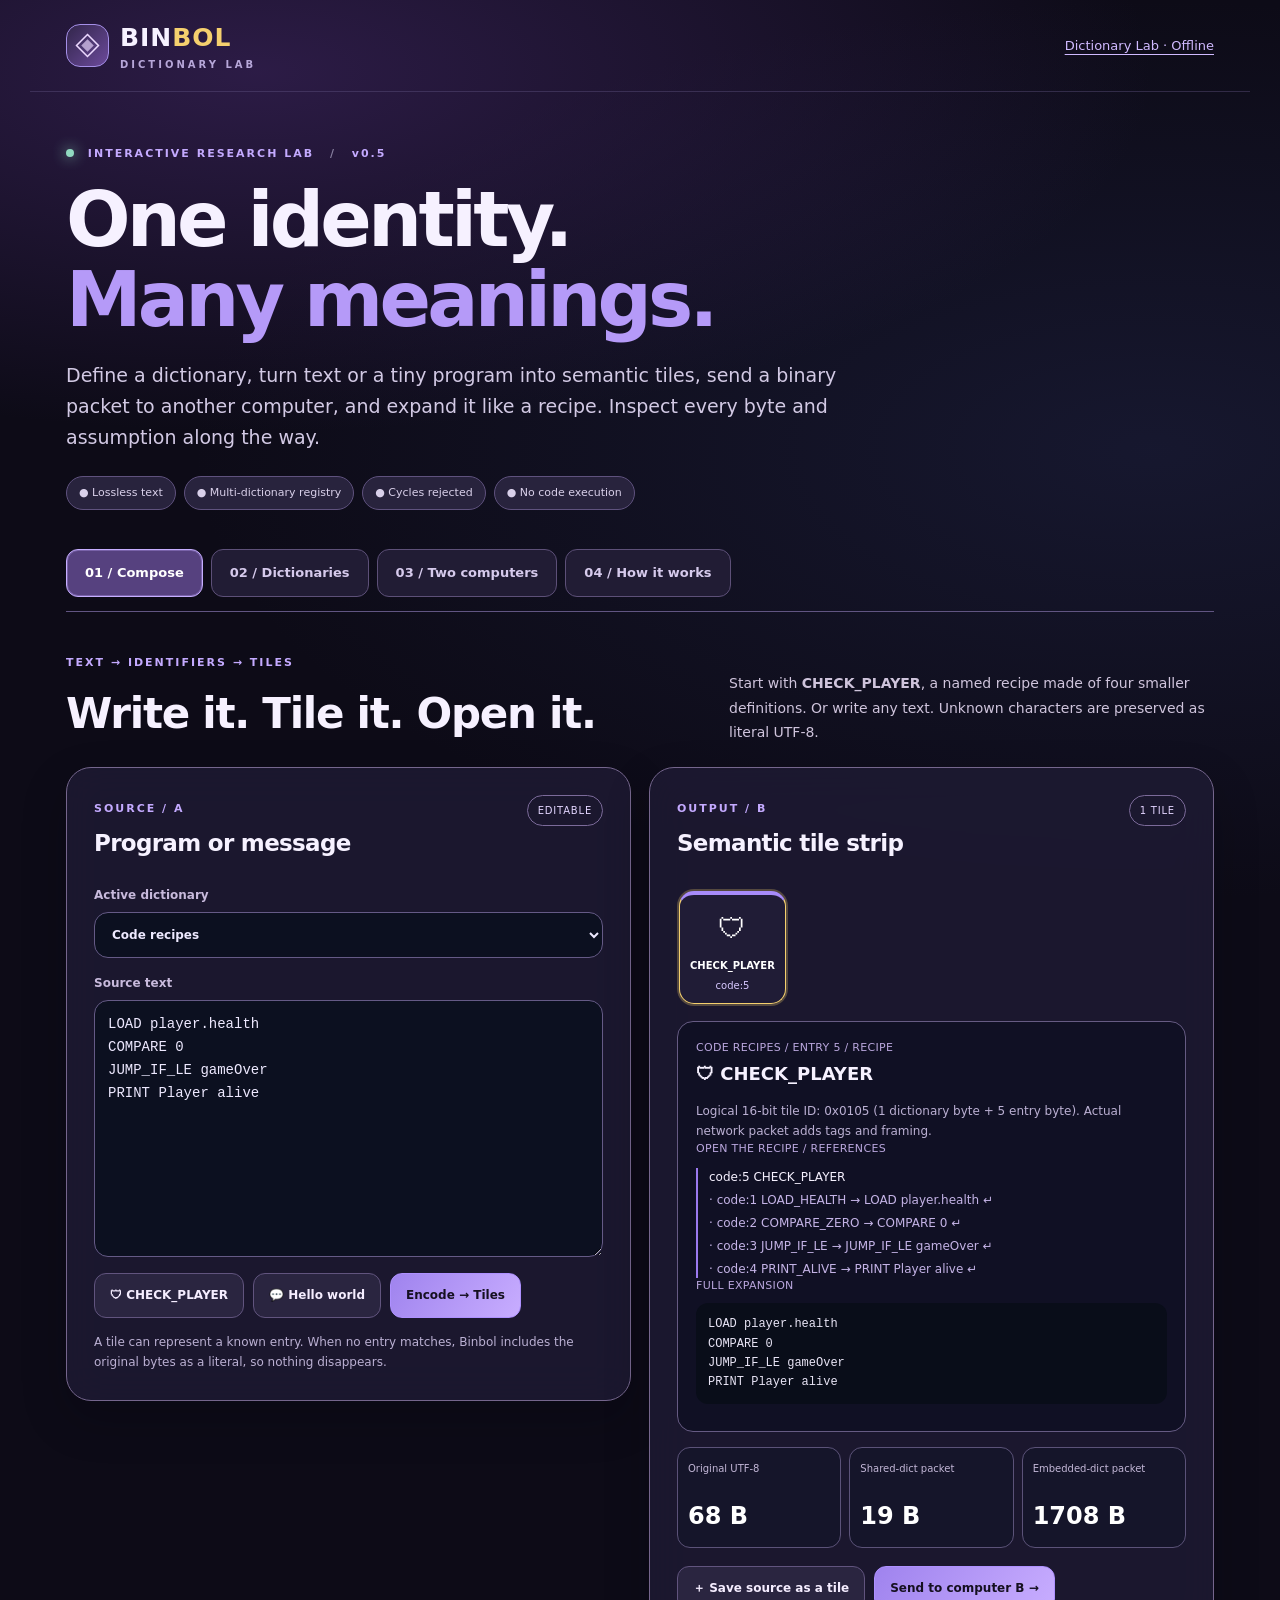
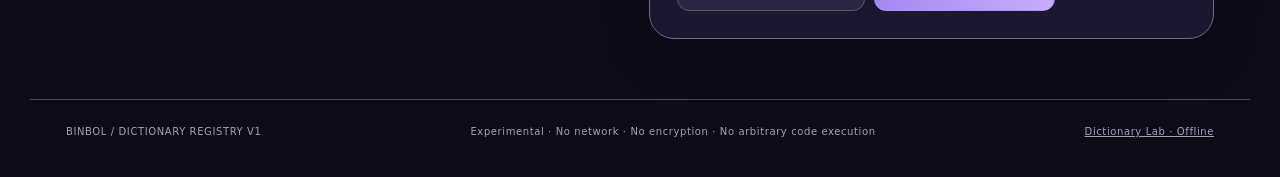
<file: Binbol-Dictionary-Mobile.html>
<!doctype html>
<html lang="en">
<head>
<meta charset="utf-8"><meta name="viewport" content="width=device-width,initial-scale=1,viewport-fit=cover">
<meta name="theme-color" content="#100d1e"><meta name="description" content="Binbol Dictionary Registry: compose, encode, inspect, share and decode semantic tiles.">
<title>Dictionary Lab — Binbol</title>
<style>
:root{color-scheme:dark;--bg:#0d0b17;--text:#f6f1ff;--muted:#bbb0d3;--stroke:#51486d;--lav:#b59af8;--gold:#f5d06e;--panel:rgba(30,27,52,.84);--dark:#111123;--good:#85dfb7;--bad:#ff9eab;font-family:Inter,"Segoe UI",system-ui,Arial,sans-serif}
*{box-sizing:border-box}html{scroll-behavior:smooth}body{margin:0;background:var(--bg);color:var(--text);line-height:1.5;min-width:320px;overflow-x:hidden}button,input,textarea,select{font:inherit}button{cursor:pointer}button:focus-visible,input:focus-visible,select:focus-visible,textarea:focus-visible,a:focus-visible{outline:3px solid var(--gold);outline-offset:3px}a{color:inherit}a:hover{color:var(--gold)}.atmosphere{position:fixed;z-index:-1;inset:0;background:radial-gradient(ellipse 70% 40% at 20% 8%,#44286a90,transparent),radial-gradient(ellipse 75% 50% at 90% 50%,#29305e55,transparent),#0d0b17;pointer-events:none}.shell{max-width:1220px;margin:auto;padding-inline:clamp(16px,3vw,36px)}.masthead{min-height:92px;display:flex;align-items:center;justify-content:space-between;border-bottom:1px solid #64588766}.brand{display:flex;gap:11px;align-items:center;text-decoration:none;font-size:25px;font-weight:900;letter-spacing:1px}.brand small{display:block;font-size:10px;letter-spacing:3px;font-weight:700;color:#b7a7d9}.brand-symbol{display:grid;place-items:center;width:43px;height:43px;border:1px solid #a58fe8;border-radius:14px;background:linear-gradient(135deg,#32264b,#6c4a9b);color:#ecd8ff}.brand-symbol svg{width:25px}.gold{color:var(--gold)}.back-link{font-size:13px;color:#d0baff;text-underline-offset:4px}.hero{padding:54px 0 29px}.overline,.eyebrow{font-size:11px;letter-spacing:2px;font-weight:800;color:#c4aaff}.pulse{display:inline-block;width:8px;height:8px;background:#91d9c0;box-shadow:0 0 14px #91d9c0;border-radius:100%;margin-right:8px}.dotsep{padding:0 10px;color:#877f9f}.hero h1{font-size:clamp(42px,6.2vw,76px);letter-spacing:-.05em;line-height:1.06;margin:17px 0 18px}.hero h1 em{font-style:normal;color:var(--lav)}.hero p{max-width:780px;font-size:clamp(15px,1.5vw,19px);color:#d2c9e4;line-height:1.65}.pill-row{display:flex;gap:8px;flex-wrap:wrap;margin-top:22px}.pill-row span{background:#28233d;border:1px solid #5f527e;padding:8px 12px;color:#d9d0ea;border-radius:80px;font-size:11px}.tabs{display:flex;gap:8px;border-bottom:1px solid #615582;padding:10px 0 14px;overflow-x:auto;scrollbar-width:thin}.tab{white-space:nowrap;border:1px solid #5d5078;background:#211c34;border-radius:12px;padding:13px 18px;color:#d6caec;font-size:13px;font-weight:750}.tab.active{border-color:#c6aeff;background:#56417f;box-shadow:inset 0 0 0 1px #ac95e866;color:#fff}.page{display:none;padding:37px 0 60px}.page.active{display:block}.section-intro{display:flex;align-items:end;justify-content:space-between;gap:20px;margin-bottom:22px}.section-intro h2{font-size:clamp(27px,3.6vw,42px);margin:9px 0 0;letter-spacing:-.03em}.section-intro>p{max-width:485px;font-size:14px;color:#cfc4dc;line-height:1.75;margin:0}.cols{display:grid;grid-template-columns:1fr 1fr;gap:18px;align-items:start}.panel{border:1px solid #75668d;background:var(--panel);backdrop-filter:blur(20px);border-radius:25px;padding:clamp(16px,2.3vw,27px);box-shadow:0 18px 45px #06050c38}.panel-header{display:flex;align-items:start;justify-content:space-between;gap:12px;margin-bottom:19px}.panel-header h3{font-size:23px;letter-spacing:-.03em;margin:7px 0}.tag{font-size:10px;letter-spacing:.8px;color:#e3d5ff;border:1px solid #7c6b9a;border-radius:25px;padding:7px 10px;white-space:nowrap}.field{display:flex;flex-direction:column;gap:8px;font-size:12px;color:#c8badc;margin:0 0 16px;font-weight:750}.field textarea,.field input,.field select{width:100%;background:#0c1020;border:1px solid #655a86;border-radius:14px;padding:12px 13px;color:#eee9ff;outline:none;line-height:1.55;min-height:46px}.field textarea{min-height:98px;resize:vertical;font:13px/1.65 ui-monospace,Consolas,monospace}.field small{font-size:10px;font-weight:400;color:var(--muted)}#source{min-height:220px;font-size:14px}.field select{appearance:auto}.form-grid{display:grid;grid-template-columns:2fr 1fr;gap:10px}.buttons{display:flex;gap:9px;align-items:center;flex-wrap:wrap}.button{border:1px solid #61547e;border-radius:12px;padding:11px 15px;min-height:45px;font-size:12px;font-weight:800;display:inline-flex;align-items:center;justify-content:center;text-decoration:none;line-height:1.3}.button.primary{background:linear-gradient(125deg,#9f83ee,#c8adff);color:#151020;border-color:#ae90ff}.button.secondary{background:#2a2540;color:#f5edff}.button.subtle{background:transparent;color:#c7b8e0}.button:active{transform:translateY(1px)}.hint{font-size:12px;color:var(--muted);line-height:1.7;margin:14px 0 0}.tile-strip{display:flex;gap:10px;align-items:stretch;overflow-x:auto;padding:5px 2px 17px;min-height:133px}.tile-card{position:relative;border:1px solid #72648f;background:#201c36;border-radius:15px;min-width:100px;max-width:126px;padding:10px;color:#fff;display:flex;flex-direction:column;align-items:center;gap:5px;scroll-snap-align:start;transition:.2s;overflow:hidden}.tile-card[aria-pressed="true"]{border-color:var(--gold);box-shadow:0 0 0 2px #f5d06e44}.tile-card:hover{transform:translateY(-3px)}.tile-icon{height:48px;display:grid;place-items:center;font-size:28px;line-height:1}.tile-card strong{font-size:10px;text-align:center;overflow:hidden;text-overflow:ellipsis;max-width:100%;white-space:nowrap}.tile-card small{font-size:10px;color:#d7c8ff}.tile-card.literal{border-style:dashed;border-color:#b19b7e}.tile-card.literal .tile-icon{color:#f4d28c}.inspector{min-height:150px;background:#101024;border:1px solid #665b83;border-radius:16px;padding:18px;margin-bottom:15px;overflow-wrap:anywhere}.inspector-placeholder{color:#bfb3d4;font-size:13px}.inspector h4{font-size:18px;margin:3px 0 9px}.inspector .ins-meta{color:#b9a6dd;font-size:11px;letter-spacing:.3px}.inspector pre{white-space:pre-wrap;word-break:break-word;background:#090d19;border-radius:12px;color:#e8e4f5;padding:12px;font:12px/1.6 ui-monospace,Consolas,monospace;margin:9px 0;max-height:250px;overflow:auto}.recipe-tree{display:grid;gap:5px;font-size:12px;padding-left:11px;border-left:2px solid #9b79ef;margin-top:10px}.recipe-tree .indent{color:#c4b3e6}.mini-stats{display:grid;grid-template-columns:repeat(3,minmax(0,1fr));gap:8px;margin:13px 0 18px}.mini-stats>div{border:1px solid #5b5278;border-radius:13px;background:#15152a;padding:13px 10px;min-width:0}.mini-stats small{display:block;font-size:10px;color:#c3b7d7;min-height:32px}.mini-stats strong{font-size:clamp(16px,2vw,24px);color:#fff;display:block;margin-top:5px}.entry-list{display:grid;gap:9px;max-height:650px;overflow-y:auto;padding-right:4px}.entry-row{width:100%;display:flex;align-items:center;gap:13px;text-align:left;border:1px solid #5c5378;background:#18182f;border-radius:14px;color:#ece6ff;padding:12px}.entry-row:hover{background:#272443}.entry-emoji{height:40px;width:40px;flex-shrink:0;border-radius:12px;display:grid;place-items:center;font-size:21px;background:#38304f}.entry-row span:nth-child(2){flex:1;min-width:0}.entry-row strong{display:block;font-size:13px;overflow:hidden;text-overflow:ellipsis}.entry-row small{font-size:10px;color:#c1b3d8}.entry-row .id{color:var(--gold);font:11px ui-monospace,monospace}.notification{border:1px solid #71658d;background:#181c32;color:#d6cbe8;border-radius:13px;padding:13px;font-size:12px;margin:13px 0;overflow-wrap:anywhere}.notification.success{border-color:#4a9b83;color:var(--good)}.notification.error{border-color:#a95a77;color:var(--bad)}.file-button input{display:none}.hidden{display:none!important}#packet-text,#received-text{font-size:11px;line-height:1.6;word-break:break-all}#received-output{min-height:155px}.flow-track{display:grid;grid-template-columns:repeat(5,minmax(0,1fr));gap:8px}.flow-step{border:1px solid #716285;background:#1b1b35;color:#e9dcf8;padding:15px 8px;border-radius:13px;display:grid;gap:6px;justify-items:center}.flow-step span{color:#b8a4e6;font-size:12px}.flow-step b{font-size:12px}.flow-step.on{border-color:#d4b8ff;background:#4b376b;box-shadow:0 0 24px #af84e955}.flow-details{background:#121226;border-radius:16px;border:1px solid #61557d;padding:23px;margin:22px 0 15px}.flow-details h3{margin:8px 0;font-size:24px}.flow-details p{color:#cac0db;line-height:1.7;font-size:14px}.flow-details pre{background:#0a1020;color:#e8dbff;white-space:pre-wrap;word-break:break-word;padding:19px;border-radius:13px;font:13px/1.7 ui-monospace,Consolas,monospace;min-height:65px}.pipeline-panel{padding:25px}.flow-actions{justify-content:flex-end}.spacer-top{margin-top:42px}.security-track{display:flex;flex-wrap:wrap;align-items:center;gap:8px}.security-track>div{padding:13px;border:1px solid #6f5d8c;border-radius:12px;background:#201b37;font-size:12px;font-weight:800}.security-track>span{color:#bba8ed}.security-track .secure{border-color:#e2c175;background:#3b2f37}.security-track small{display:block;color:#eedc9e;font-size:9px;margin-top:3px}.caution{margin-top:17px;border-left:3px solid #e4b96a;border-radius:10px;padding:18px;background:#2b2433;font-size:13px;color:#e9d8bb;line-height:1.8}.metrics-roadmap{display:grid;grid-template-columns:repeat(4,1fr);gap:12px}.metrics-roadmap>div{border:1px solid #60577d;border-radius:15px;padding:19px;background:#201d35}.metrics-roadmap b{color:#d4b9ff}.metrics-roadmap p{font-size:12px;color:#c9bfd9}.footer{border-top:1px solid #4f446b;padding-block:24px;display:flex;justify-content:space-between;gap:12px;flex-wrap:wrap;font-size:10px;letter-spacing:.6px;color:#a99fbd;margin-bottom:14px}@media(max-width:850px){.cols{grid-template-columns:1fr}.section-intro{display:block}.section-intro>p{margin-top:12px}.metrics-roadmap{grid-template-columns:repeat(2,1fr)}}@media(max-width:580px){.masthead{min-height:74px}.brand{font-size:21px}.brand-symbol{width:36px;height:36px}.back-link{font-size:11px}.hero{padding-top:34px}.hero p{font-size:14px}.page{padding-top:22px}.tabs{gap:7px}.tab{padding:11px 13px;font-size:11px}.panel{border-radius:19px}.panel-header h3{font-size:21px}.mini-stats small{min-height:39px;font-size:9px}.mini-stats strong{font-size:17px}.button{flex:1 1 auto}.form-grid{grid-template-columns:1fr 102px}.flow-track{overflow-x:auto;display:flex;padding-bottom:9px;scroll-snap-type:x mandatory}.flow-step{flex:0 0 95px;scroll-snap-align:start;min-height:76px}.security-track{gap:6px}.security-track>div{font-size:10px;padding:10px}.metrics-roadmap{grid-template-columns:1fr 1fr}.footer{font-size:9px}}@media(prefers-reduced-motion:reduce){*,*::before,*::after{animation:none!important;scroll-behavior:auto!important;transition:none!important}}

</style>
</head>
<body>
<div class="atmosphere" aria-hidden="true"></div>
<header class="masthead shell">
<a class="brand" href="#" title="Offline demo"><span class="brand-symbol" aria-hidden="true"><svg viewBox="0 0 48 48" fill="none"><path d="M24 3 45 24 24 45 3 24 24 3Z" stroke="currentColor" stroke-width="3"/><path d="M24 12 36 24 24 36 12 24 24 12Z" fill="currentColor" opacity=".65"/></svg></span><span>BIN<span class="gold">BOL</span><small>DICTIONARY LAB</small></span></a>
<a href="#" class="back-link">Dictionary Lab · Offline</a>
</header>
<main class="shell">
<section class="hero"><div class="overline"><span class="pulse"></span> INTERACTIVE RESEARCH LAB <span class="dotsep">/</span> v0.5</div>
<h1>One identity.<br><em>Many meanings.</em></h1>
<p>Define a dictionary, turn text or a tiny program into semantic tiles, send a binary packet to another computer, and expand it like a recipe. Inspect every byte and assumption along the way.</p>
<div class="pill-row"><span>● Lossless text</span><span>● Multi-dictionary registry</span><span>● Cycles rejected</span><span>● No code execution</span></div>
</section>
<nav class="tabs" aria-label="Lab pages">
<button type="button" data-tab="compose" class="tab active" aria-selected="true">01 / Compose</button>
<button type="button" data-tab="registry" class="tab" aria-selected="false">02 / Dictionaries</button>
<button type="button" data-tab="transport" class="tab" aria-selected="false">03 / Two computers</button>
<button type="button" data-tab="pipeline" class="tab" aria-selected="false">04 / How it works</button>
</nav>
<section class="page active" data-page="compose" aria-label="Compose and encode">
 <div class="section-intro"><div><span class="overline">TEXT → IDENTIFIERS → TILES</span><h2>Write it. Tile it. Open it.</h2></div><p>Start with <strong>CHECK_PLAYER</strong>, a named recipe made of four smaller definitions. Or write any text. Unknown characters are preserved as literal UTF-8.</p></div>
 <div class="cols">
  <article class="panel"><div class="panel-header"><div><span class="eyebrow">SOURCE / A</span><h3>Program or message</h3></div><span class="tag">EDITABLE</span></div>
   <label class="field">Active dictionary<select id="active-dictionary"></select></label>
   <label class="field">Source text<textarea id="source" rows="10" spellcheck="false" dir="auto"></textarea></label>
   <div class="buttons wrap-buttons"><button class="button secondary" id="preset-check">🛡 CHECK_PLAYER</button><button class="button secondary" id="preset-hello">💬 Hello world</button><button class="button primary" id="encode">Encode → Tiles</button></div>
   <p class="hint">A tile can represent a known entry. When no entry matches, Binbol includes the original bytes as a literal, so nothing disappears.</p>
  </article>
  <article class="panel"><div class="panel-header"><div><span class="eyebrow">OUTPUT / B</span><h3>Semantic tile strip</h3></div><span class="tag" id="tile-count">0 TILES</span></div>
   <div id="tiles" class="tile-strip" aria-label="Encoded tiles"></div>
   <div class="inspector" id="inspector"><div class="inspector-placeholder">Tap a tile to inspect its dictionary, ID and full expansion.</div></div>
   <div class="mini-stats"><div><small>Original UTF-8</small><strong id="raw-count">—</strong></div><div><small>Shared-dict packet</small><strong id="shared-count">—</strong></div><div><small>Embedded-dict packet</small><strong id="embedded-count">—</strong></div></div>
   <div class="buttons"><button class="button secondary" id="save-as-entry">＋ Save source as a tile</button><button class="button primary" id="go-transport">Send to computer B →</button></div>
  </article>
 </div>
</section>
<section class="page" data-page="registry" aria-label="Dictionary registry and editor">
 <div class="section-intro"><div><span class="overline">MASTER REGISTRY → DICTIONARIES → ENTRIES</span><h2>Recipes made of recipes.</h2></div><p>Choose a dictionary, create a text definition or compose an existing set of entries. Each entry has a stable numeric ID and a glyph for display.</p></div>
 <div class="cols">
  <article class="panel"><div class="panel-header"><div><span class="eyebrow">REGISTRY EDITOR</span><h3>Create an entry</h3></div><span class="tag">NO EVAL</span></div>
   <label class="field">Dictionary<select id="edit-dictionary"></select></label>
   <div class="form-grid"><label class="field">Name<input id="entry-name" maxlength="64" value="MY_MESSAGE" spellcheck="false"></label><label class="field">Symbol / tile<input id="entry-glyph" maxlength="16" value="💠" spellcheck="false"></label></div>
   <label class="field">Entry type<select id="entry-kind"><option value="text">Text / code expansion</option><option value="recipe">Recipe — reference other entries</option></select></label>
   <label class="field" id="text-wrap">Text to expand<textarea id="entry-text" rows="5" spellcheck="false">Hello Binbol!</textarea></label>
   <label class="field hidden" id="refs-wrap">References (comma-separated)<textarea id="entry-refs" rows="4" spellcheck="false">code:1, code:2, code:3, code:4</textarea><small>For example: code:1, code:2, testing:1</small></label>
   <div class="buttons"><button id="add-entry" class="button primary">＋ Add to registry</button><button id="test-cycle" class="button secondary">Test circular reference</button></div>
   <div id="editor-alert" class="notification" role="status" aria-live="polite">Built-in entries and custom definitions use the same decoder. References must exist and form an acyclic graph.</div>
   <div class="buttons"><button id="export-registry" class="button secondary">↓ Export registry JSON</button><label class="button secondary file-button">↑ Import JSON<input id="import-registry" type="file" accept=".json,application/json"></label><button id="reset-registry" class="button subtle">Reset</button></div>
  </article>
  <article class="panel"><div class="panel-header"><div><span class="eyebrow">DICTIONARY CONTENT</span><h3 id="registry-heading">Code recipes</h3></div><span id="registry-hash" class="tag">—</span></div>
   <div id="dictionary-entries" class="entry-list"></div>
   <p class="hint">Click an entry to expand it. A registry fingerprint catches accidental mismatches, but is not a cryptographic signature.</p>
  </article>
 </div>
</section>
<section class="page" data-page="transport" aria-label="Two-computer transfer">
 <div class="section-intro"><div><span class="overline">COMPUTER A → PACKET → COMPUTER B</span><h2>Share meaning with a known dictionary.</h2></div><p>Transfer the Base64 packet text or a binary file between devices. The receiver must have the identical registry, unless the dictionary is embedded in the packet.</p></div>
 <div class="cols">
  <article class="panel"><div class="panel-header"><div><span class="eyebrow">COMPUTER A / SENDER</span><h3>Create a binary packet</h3></div><span class="tag">BND1</span></div>
   <label class="field">Transfer mode<select id="transport-mode"><option value="shared">Shared dictionary — receiver has registry</option><option value="embedded">Embedded dictionary — send definitions too</option></select></label>
   <label class="field">ID packing strategy<select id="strategy"><option value="auto">Auto: choose smaller payload</option><option value="flat">Flat: every ID contains its dictionary ID</option><option value="context">Context: switch dictionary when needed</option></select></label>
   <div class="buttons"><button id="packet-build" class="button primary">Encode packet</button><button id="packet-copy" class="button secondary">Copy packet</button><button id="packet-save" class="button secondary">↓ .bndr file</button></div>
   <label class="field">Packet text (Base64 transport envelope)<textarea rows="6" spellcheck="false" readonly id="packet-text" dir="ltr"></textarea></label>
   <div class="mini-stats"><div><small>Binary on wire</small><strong id="packet-size">—</strong></div><div><small>Payload only</small><strong id="payload-size">—</strong></div><div><small>Full dictionary</small><strong id="registry-size">—</strong></div></div>
   <p class="hint">Base64 is for easy copying. Its text is usually larger than the underlying binary packet. Packet bytes include protocol framing and, when selected, dictionary data.</p>
  </article>
  <article class="panel"><div class="panel-header"><div><span class="eyebrow">COMPUTER B / RECEIVER</span><h3>Paste and decode</h3></div><span class="tag" id="receive-badge">READY</span></div>
   <label class="field">Received packet<textarea id="received-text" rows="6" spellcheck="false" placeholder="Paste a BND1:… packet from another computer" dir="ltr"></textarea></label>
   <div class="buttons"><button id="paste-sender" class="button secondary">↓ Use A's packet</button><button id="decode-packet" class="button primary">Decode on B</button><label class="button secondary file-button">↑ Open .bndr<input id="open-packet" type="file" accept=".bndr,application/octet-stream"></label><button id="wrong-registry" class="button secondary">Test mismatched registry</button></div>
   <label class="field">Reconstructed message<textarea id="received-output" rows="7" readonly dir="auto" spellcheck="false"></textarea></label>
   <div id="transfer-status" class="notification" role="status" aria-live="polite">This is local simulation: no live network connection and no encryption.</div>
   <p class="hint">Try Shared mode, then modify the registry and decode again. Embedded mode is self-contained but can be much larger.</p>
  </article>
 </div>
</section>
<section class="page" data-page="pipeline" aria-label="Conceptual and security pipelines">
 <div class="section-intro"><div><span class="overline">OPEN EACH LAYER</span><h2>Follow the bits.</h2></div><p>Click through the stages to see where dictionaries, RAM, decoding, execution and visual tiles fit. A renderer is not a substitute for an instruction interpreter.</p></div>
 <article class="panel pipeline-panel"><div class="flow-track" id="flow-track">
  <button type="button" data-step="0" class="flow-step on"><span>01</span><b>Source</b></button><button type="button" data-step="1" class="flow-step"><span>02</span><b>Dictionary</b></button><button type="button" data-step="2" class="flow-step"><span>03</span><b>Binary file</b></button><button type="button" data-step="3" class="flow-step"><span>04</span><b>RAM / Decode</b></button><button type="button" data-step="4" class="flow-step"><span>05</span><b>Meaning / Tile</b></button>
 </div><div class="flow-details"><span class="overline" id="flow-label">STEP 1 / 5</span><h3 id="flow-title">Source: the original message</h3><p id="flow-description">We begin with ordinary text or a tiny program. Nothing is compressed yet.</p><pre id="flow-data">LOAD player.health</pre></div>
 <div class="buttons flow-actions"><button id="step-back" class="button secondary">← Previous</button><button id="step-next" class="button primary">Next →</button><button id="step-play" class="button secondary">▶ Play</button></div>
 </article>
 <div class="section-intro spacer-top"><div><span class="overline">SECURITY BOUNDARY</span><h2>Encoding is not encryption.</h2></div><p>Dictionary secrecy might disguise text, but the protocol needs standard authenticated encryption to protect real conversations.</p></div>
 <div class="security-track"><div>Source text</div><span>→</span><div>Registry / codec</div><span>→</span><div class="secure">Authenticated encryption<br><small>separate, not implemented</small></div><span>→</span><div>Network</div><span>→</span><div>Verify · decode</div></div>
 <div class="caution"><strong>Research caveat:</strong> the prototype uses a 32-bit, non-cryptographic registry checksum for mismatch detection, not authentication. Never rely on this packet format for confidentiality. Compressing secrets together with attacker-controlled text can leak information via message lengths.</div>
 <div class="section-intro spacer-top"><div><span class="overline">WHAT TO TEST NEXT</span><h2>Do we actually win?</h2></div></div>
 <div class="metrics-roadmap"><div><b>Storage</b><p>Compare complete packet size, including shared-dictionary distribution when relevant.</p></div><div><b>Speed</b><p>Measure real encode/decode latency across many iterations and devices.</p></div><div><b>Reliability</b><p>Test Unicode, invalid packets, version mismatch, loops and nested recipes.</p></div><div><b>Readability</b><p>Check whether people understand tiles faster than source code.</p></div></div>
 </section>
</main>
<footer class="shell footer"><span>BINBOL / DICTIONARY REGISTRY V1</span><span>Experimental · No network · No encryption · No arbitrary code execution</span><a href="#">Dictionary Lab · Offline</a></footer>
<script>
/* Binbol Dictionary Registry v1. Educational lossless codec, NOT encryption. */
(function(root,factory){const api=factory();if(typeof module==='object'&&module.exports)module.exports=api;root.BinbolRegistry=api;})(typeof globalThis!=='undefined'?globalThis:this,function(){
'use strict';
const te=new TextEncoder(),td=new TextDecoder('utf-8',{fatal:true});
const MAGIC=[66,78,68,82], VERSION=1, MAX_RAW=20000, MAX_PACKET=150000, MAX_DICT=64000, MAX_DEPTH=12, MAX_EXPANDED=20000;
const initial=()=>({version:1,dictionaries:[
 {id:1,key:'code',name:'Code recipes',color:'#A78BFA',entries:[
  {id:1,glyph:'▣',name:'LOAD_HEALTH',kind:'text',text:'LOAD player.health\n'},
  {id:2,glyph:'◇',name:'COMPARE_ZERO',kind:'text',text:'COMPARE 0\n'},
  {id:3,glyph:'↳',name:'JUMP_IF_LE',kind:'text',text:'JUMP_IF_LE gameOver\n'},
  {id:4,glyph:'◎',name:'PRINT_ALIVE',kind:'text',text:'PRINT Player alive\n'},
  {id:5,glyph:'🛡',name:'CHECK_PLAYER',kind:'recipe',refs:['code:1','code:2','code:3','code:4']},
  {id:6,glyph:'⚔',name:'DAMAGE_PLAYER',kind:'text',text:'player.health -= damage;\n'},
  {id:7,glyph:'↩',name:'RETURN',kind:'text',text:'return 0;\n'}] },
 {id:2,key:'testing',name:'Testing',color:'#42C6AC',entries:[
  {id:1,glyph:'✓',name:'ASSERT_EQUAL',kind:'text',text:'assert.equal(actual, expected);\n'},
  {id:2,glyph:'☑',name:'ASSERT_TRUE',kind:'text',text:'assert.ok(result);\n'},
  {id:3,glyph:'◈',name:'LOG_RESULT',kind:'text',text:'console.log(result);\n'},
  {id:4,glyph:'🧪',name:'TEST_FLOW',kind:'recipe',refs:['testing:2','testing:3']}]},
 {id:3,key:'chat',name:'Messages',color:'#F4C469',entries:[
  {id:1,glyph:'👋',name:'HELLO',kind:'text',text:'Hello'},
  {id:2,glyph:'🌍',name:'WORLD',kind:'text',text:' world'},
  {id:3,glyph:'✨',name:'BANG',kind:'text',text:'!'},
  {id:4,glyph:'💬',name:'HEBREW_HELLO',kind:'text',text:'שלום'},
  {id:5,glyph:'🌊',name:'HEBREW_WORLD',kind:'text',text:' עולם'},
  {id:6,glyph:'🎉',name:'HEBREW_MESSAGE',kind:'recipe',refs:['chat:4','chat:5']}]}]});
const byteLen=s=>te.encode(s).length;
function fail(x){throw Error(x);}
function validate(r){
 if(!r||r.version!==1||!Array.isArray(r.dictionaries)||r.dictionaries.length<1||r.dictionaries.length>16)fail('Invalid registry version or dictionary count.');
 const keys=new Set(),ids=new Set(),lookup=new Map();let count=0;
 for(const d of r.dictionaries){
  if(!Number.isInteger(d.id)||d.id<1||d.id>255||ids.has(d.id))fail('Duplicate or invalid dictionary ID.');ids.add(d.id);
  if(typeof d.key!=='string'||!/^[a-z][a-z0-9_-]{0,23}$/.test(d.key)||keys.has(d.key))fail('Dictionary keys must be unique ASCII identifiers.');keys.add(d.key);
  if(typeof d.name!=='string'||!d.name||d.name.length>50)fail('Invalid dictionary name.');
  if(typeof d.color!=='string'||!/^#[0-9a-fA-F]{6}$/.test(d.color))fail('Invalid color.');
  if(!Array.isArray(d.entries)||d.entries.length>64)fail('Max 64 entries per dictionary.');
  const eids=new Set();
  for(const e of d.entries){
   count++;if(count>256)fail('Max 256 total entries.');
   if(!Number.isInteger(e.id)||e.id<1||e.id>255||eids.has(e.id))fail('Duplicate or invalid entry ID.');eids.add(e.id);
   if(typeof e.name!=='string'||!e.name||e.name.length>64||typeof e.glyph!=='string'||!e.glyph||[...e.glyph].length>10)fail('Invalid entry name or glyph.');
   if(e.kind==='text'){
    if(typeof e.text!=='string'||!e.text||byteLen(e.text)>2048)fail('A text entry must contain 1–2048 UTF-8 bytes.');
   }else if(e.kind==='recipe'){
    if(!Array.isArray(e.refs)||!e.refs.length||e.refs.length>16||!e.refs.every(v=>typeof v==='string'&&/^[a-z][a-z0-9_-]{0,23}:\d{1,3}$/.test(v)))fail('Recipe expects up to 16 refs like code:1.');
   }else fail('Unknown entry kind.');
   lookup.set(d.key+':'+e.id,{dictionary:d,entry:e});
  }
 }
 const done=new Set(),active=new Set();
 function visit(ref,depth){
  if(depth>MAX_DEPTH)fail('Recipe nesting limit exceeded (12).');
  if(active.has(ref))fail('Circular dictionary reference: '+ref);
  const item=lookup.get(ref);if(!item)fail('Unknown recipe reference: '+ref);
  if(done.has(ref))return;
  active.add(ref);
  if(item.entry.kind==='recipe')for(const child of item.entry.refs)visit(child,depth+1);
  active.delete(ref);done.add(ref);
 }
 for(const key of lookup.keys())visit(key,0);
 if(byteLen(JSON.stringify(r))>MAX_DICT)fail('Dictionary file exceeds 64 KB.');
 return r;
}
function byKey(r,key){const x=r.dictionaries.find(d=>d.key===key);if(!x)fail('Unknown dictionary '+key);return x;}
function byId(r,id){const x=r.dictionaries.find(d=>d.id===id);if(!x)fail('Unknown dictionary ID '+id);return x;}
function get(r,ref){const [key,id]=ref.split(':');const d=byKey(r,key);const e=d.entries.find(x=>x.id===Number(id));if(!e)fail('Missing entry '+ref);return {d,e};}
function expand(r,ref,depth=0){if(depth>MAX_DEPTH)fail('Recipe expansion depth exceeded.');const {e}=get(r,ref);if(e.kind==='text')return e.text;let out='';for(const child of e.refs){out+=expand(r,child,depth+1);if(byteLen(out)>MAX_EXPANDED)fail('Expansion exceeds 20 KB.');}return out;}
function flat(r,ref,depth=0){const {e}=get(r,ref);if(e.kind==='text')return [{ref,text:e.text,depth}];let out=[{ref,text:'',depth}];for(const c of e.refs){out.push(...flat(r,c,depth+1));if(out.length>512)fail('Expanded recipe too long.');}return out;}
function addEntry(r,key,input){const n=JSON.parse(JSON.stringify(r));const d=byKey(n,key);const next=Math.max(0,...d.entries.map(e=>e.id))+1;if(next>255||d.entries.length>=64)fail('Dictionary entry capacity reached.');
 const name=String(input.name||'').trim();const glyph=String(input.glyph||'').trim();const kind=input.kind==='recipe'?'recipe':'text';
 const ent={id:next,glyph,name,kind};
 if(kind==='text')ent.text=String(input.text||'');
 else ent.refs=String(input.refs||'').split(/[\s,]+/).filter(Boolean);
 d.entries.push(ent);validate(n);return n;
}
function canonical(r){validate(r);return JSON.stringify(r);}
function fnv32(bytes){let h=0x811c9dc5;for(const b of bytes){h=Math.imul(h^b,0x01000193)>>>0;}return h>>>0;}
function fingerprint(r){return fnv32(te.encode(canonical(r)));}
function u32(out,v){out.push((v>>>24)&255,(v>>>16)&255,(v>>>8)&255,v&255);}
function readU32(b,p){if(p.i+4>b.length)fail('Truncated 32-bit field.');const x=(((b[p.i]<<24)>>>0)+(b[p.i+1]<<16)+(b[p.i+2]<<8)+b[p.i+3])>>>0;p.i+=4;return x;}
function varWrite(out,n){do{let x=n&127;n=Math.floor(n/128);out.push(x|(n?128:0));}while(n);}
function varRead(b,p){let n=0,shift=0;for(let i=0;i<4;i++){if(p.i>=b.length)fail('Truncated variable length.');const x=b[p.i++];n+=(x&127)*2**shift;if(!(x&128)){if(n>MAX_PACKET)fail('Length exceeds limit.');return n;}shift+=7;}fail('Invalid variable-length integer.');}
function literalsToken(str,out){if(!str)return;const bytes=te.encode(str);out.push(0);varWrite(out,bytes.length);out.push(...bytes);}
function matches(r,key){const d=byKey(r,key);return d.entries.map(e=>({d,e,text:expand(r,key+':'+e.id)})).filter(v=>v.text).sort((a,b)=>b.text.length-a.text.length||a.e.id-b.e.id);}
function tokenize(r,key,source){const dict=matches(r,key),tokens=[];let pos=0,literal='';const flush=()=>{if(literal){tokens.push({kind:'literal',text:literal});literal='';}};
 while(pos<source.length){const hit=dict.find(x=>source.startsWith(x.text,pos));if(hit){flush();tokens.push({kind:'entry',dictionary:hit.d,entry:hit.e,text:hit.text});pos+=hit.text.length;}
 else{const point=source.codePointAt(pos);const char=String.fromCodePoint(point);literal+=char;pos+=char.length;}}
 flush();return tokens;
}
function payload(tokens,profile){const out=[];let context=0;for(const t of tokens){
 if(t.kind==='literal'){literalsToken(t.text,out);continue;}
 if(profile==='flat'){out.push(1,t.dictionary.id,t.entry.id);}else{if(context!==t.dictionary.id){out.push(2,t.dictionary.id);context=t.dictionary.id;}out.push(3,t.entry.id);}
 }return Uint8Array.from(out);}
function encode(source,registry,key,transport='shared',strategy='auto'){
 validate(registry);if(typeof source!=='string'||byteLen(source)>MAX_RAW)fail('Input is limited to 20 KB UTF-8.');
 const d=byKey(registry,key);if(!['shared','embedded'].includes(transport))fail('Invalid transport type.');
 if(!['auto','flat','context'].includes(strategy))fail('Invalid strategy.');
 const tokens=tokenize(registry,key,source),f=payload(tokens,'flat'),c=payload(tokens,'context');
 const profile=strategy==='auto'?(c.length<f.length?'context':'flat'):strategy;
 const p=profile==='context'?c:f;
 const registryData=te.encode(canonical(registry));
 const out=[...MAGIC,VERSION,transport==='embedded'?1:0,profile==='context'?1:0];
 u32(out,fingerprint(registry));out.push(d.id);u32(out,p.length);
 if(transport==='embedded'){u32(out,registryData.length);out.push(...registryData);}
 out.push(...p);
 if(out.length>MAX_PACKET)fail('Packet exceeds 150 KB.');
 return {bytes:Uint8Array.from(out),tokens,profile,rawBytes:byteLen(source),dictionaryBytes:transport==='embedded'?4+registryData.length:0,payloadBytes:p.length,headerBytes:16,transport,checksum:fingerprint(registry)};
}
function parse(packet,localRegistry){const b=packet instanceof Uint8Array?packet:new Uint8Array(packet);if(b.length>MAX_PACKET||b.length<16)fail('Packet length invalid.');const p={i:0};for(let i=0;i<4;i++)if(b[p.i++]!==MAGIC[i])fail('Invalid BNDR signature.');if(b[p.i++]!==VERSION)fail('Unsupported packet version.');
 const flags=b[p.i++],profile=b[p.i++];if(flags>1||profile>1)fail('Unsupported packet flags.');const check=readU32(b,p);const dictId=b[p.i++];const size=readU32(b,p);let r=localRegistry;
 if(flags===1){const length=readU32(b,p);if(length>MAX_DICT||p.i+length>b.length)fail('Invalid embedded dictionary length.');try{r=JSON.parse(td.decode(b.slice(p.i,p.i+length)));}catch(e){fail('Invalid embedded registry JSON.');}p.i+=length;}
 if(!r)fail('Receiver has no shared registry.');validate(r);if(fingerprint(r)!==check)fail('Registry mismatch. Receiver needs exact same dictionary version and entries.');
 byId(r,dictId);
 if(p.i+size!==b.length)fail('Truncated packet or trailing bytes.');
 const payloadStart=p.i,payloadEnd=p.i+size;let active=0,out='',tokens=[];
 while(p.i<payloadEnd){const tag=b[p.i++];if(tag===0){const n=varRead(b,p);if(p.i+n>payloadEnd)fail('Truncated literal.');const text=td.decode(b.slice(p.i,p.i+n));p.i+=n;out+=text;tokens.push({kind:'literal',text});}
 else if(tag===1&&profile===0){if(p.i+2>payloadEnd)fail('Truncated ID.');const d=byId(r,b[p.i++]);const entryId=b[p.i++];const e=d.entries.find(e=>e.id===entryId);if(!e)fail('Unknown entry.');const text=expand(r,d.key+':'+e.id);out+=text;tokens.push({kind:'entry',dictionary:d,entry:e,text});}
 else if(tag===2&&profile===1){if(p.i>=payloadEnd)fail('Truncated dictionary switch.');active=b[p.i++];byId(r,active);}
 else if(tag===3&&profile===1){if(p.i>=payloadEnd)fail('Truncated entry.');const d=byId(r,active),id=b[p.i++],e=d.entries.find(e=>e.id===id);if(!e)fail('Unknown entry.');const text=expand(r,d.key+':'+e.id);out+=text;tokens.push({kind:'entry',dictionary:d,entry:e,text});}
 else fail('Unknown packet tag.');
 if(byteLen(out)>MAX_EXPANDED)fail('Decoded message exceeds 20 KB.');if(tokens.length>20000)fail('Too many tokens.');
 }
 return {text:out,registry:r,tokens,profile:profile?'context':'flat',transport:flags?'embedded':'shared',dictionary:byId(r,dictId),checksum:check,payloadBytes:size,packetBytes:b.length};
}
function hex(bytes,limit=128){return Array.from(bytes.slice(0,limit),x=>x.toString(16).toUpperCase().padStart(2,'0')).join(' ')+(bytes.length>limit?' …':'');}
function base64(bytes){let s='';for(const x of bytes)s+=String.fromCharCode(x);return 'BND1:'+btoa(s);}
function fromBase64(str){let s=String(str).trim();if(s.startsWith('BND1:'))s=s.slice(5);if(!/^[A-Za-z0-9+/]*={0,2}$/.test(s)||s.length>210000)fail('Invalid packet text.');let decoded;try{decoded=atob(s);}catch(e){fail('Invalid Base64.');}return Uint8Array.from(decoded,c=>c.charCodeAt(0));}
return {VERSION,initial,validate,canonical,byteLen,fingerprint,expand,flat,get,addEntry,tokenize,encode,parse,hex,base64,fromBase64};
});

</script>
<script>
/* Binbol Dictionary Lab v0.5. All user-defined content is rendered as text. */
(function(){'use strict';
const B=window.BinbolRegistry,$=id=>document.getElementById(id);
let registry=B.initial(),currentKey='code',last=null,selected=null,stage=0,timer=null;
const steps=[
 ['Source: compose a message','The original text or code is represented by UTF-8 bytes. No compression has happened yet.',()=> $('source').value.slice(0,250)],
 ['Dictionary: find matching meanings','For each known phrase or composite recipe, look up a numeric identifier. Unknown text remains literal.',()=>last?last.tokens.map(t=>t.kind==='entry'?`${t.dictionary.key}:${t.entry.id} — ${t.entry.name}`:`literal: ${JSON.stringify(t.text)}`).join('\n').slice(0,850):'Select Encode to begin.'],
 ['Binary file: pack instructions','BNDR header identifies version, strategy, registry fingerprint and payload length. The embedded mode includes the whole registry.',()=>last?B.hex(last.bytes,128):'BND1 packet not generated yet.'],
 ['RAM / Decoder: read bytes','On receipt, the app reads the packet into a byte buffer, checks the registry ID, and expands token IDs. This is a browser simulation, not actual CPU paging.',()=>last?`Version: 1\nProfile: ${last.profile}\nPayload: ${last.payloadBytes} B\nRegistry fingerprint: ${last.checksum.toString(16).toUpperCase().padStart(8,'0')}`:'Waiting for encoded packet.'],
 ['Semantic meaning / visual glyph','After decoding, a program can inspect the semantic tree. Our tiles are a rendering of that tree. This lab does not execute user-authored code.',()=>last?`Reconstructed source:\n${B.parse(last.bytes,registry).text.slice(0,300)}`:'Waiting for encoded packet.']
];
function el(tag,className,text){const x=document.createElement(tag);if(className)x.className=className;if(text!==undefined)x.textContent=text;return x;}
function alertTo(id,message,kind=''){const x=$(id);x.textContent=message;x.className='notification'+(kind?' '+kind:'');}
function switchTab(name){for(const x of document.querySelectorAll('[data-tab]')){const yes=x.dataset.tab===name;x.classList.toggle('active',yes);x.setAttribute('aria-selected',String(yes));}for(const x of document.querySelectorAll('[data-page]'))x.classList.toggle('active',x.dataset.page===name);}
for(const t of document.querySelectorAll('[data-tab]'))t.addEventListener('click',()=>switchTab(t.dataset.tab));
function populate(){const opts=registry.dictionaries.map(d=>({val:d.key,name:d.name}));for(const id of ['active-dictionary','edit-dictionary']){const select=$(id),v=id==='active-dictionary'?currentKey:select.value;select.replaceChildren();for(const o of opts){const opt=el('option','',o.name);opt.value=o.val;select.append(opt);}select.value=opts.some(o=>o.val===v)?v:currentKey;}}
function editorRows(){const key=$('edit-dictionary').value,d=registry.dictionaries.find(x=>x.key===key);$('registry-heading').textContent=d.name;$('registry-hash').textContent='REG 0x'+B.fingerprint(registry).toString(16).toUpperCase().padStart(8,'0');const host=$('dictionary-entries');host.replaceChildren();for(const e of d.entries){const row=el('button','entry-row');row.type='button';row.append(el('span','entry-emoji',e.glyph));const info=el('span');info.append(el('strong','',e.name),el('small','',e.kind==='recipe'?`Recipe: ${e.refs.join(', ')}`:e.text.replace(/\n/g,' ↵ ').slice(0,65)));row.append(info,el('span','id','0x'+e.id.toString(16).toUpperCase().padStart(2,'0')));row.addEventListener('click',()=>{currentKey=key;$('active-dictionary').value=key;$('source').value=B.expand(registry,key+':'+e.id);switchTab('compose');compute();selectInspector({kind:'entry',dictionary:d,entry:e,text:B.expand(registry,key+':'+e.id)});});host.append(row);}}
function setPreset(key,ref){currentKey=key;$('active-dictionary').value=key;$('edit-dictionary').value=key;$('source').value=B.expand(registry,ref);editorRows();compute();}
$('active-dictionary').addEventListener('change',e=>{currentKey=e.target.value;$('edit-dictionary').value=currentKey;editorRows();compute();});$('edit-dictionary').addEventListener('change',editorRows);
$('preset-check').addEventListener('click',()=>setPreset('code','code:5'));
$('preset-hello').addEventListener('click',()=>{currentKey='chat';$('active-dictionary').value='chat';$('edit-dictionary').value='chat';$('source').value='Hello world!\nשלום עולם 🌊';editorRows();compute();});
function selectInspector(t){const box=$('inspector');box.replaceChildren();if(!t){box.append(el('div','inspector-placeholder','No tiles yet.'));return;}
 if(t.kind==='literal'){box.append(el('div','ins-meta','UNMATCHED UTF-8 / LITERAL'),el('h4','',`Literal text · ${B.byteLen(t.text)} bytes`));box.append(el('pre','',t.text));box.append(el('p','hint','The text is included in the packet as literal UTF-8. No dictionary entry is required to recover it.'));return;}
 const d=t.dictionary,e=t.entry,ref=d.key+':'+e.id;
 box.append(el('div','ins-meta',`${d.name.toUpperCase()}  /  ENTRY ${e.id}  /  ${e.kind.toUpperCase()}`),el('h4','',`${e.glyph}  ${e.name}`));
 const id=(d.id<<8)|e.id;box.append(el('p','hint',`Logical 16-bit tile ID: 0x${id.toString(16).toUpperCase().padStart(4,'0')} (${d.id} dictionary byte + ${e.id} entry byte). Actual network packet adds tags and framing.`));
 if(e.kind==='recipe'){box.append(el('div','ins-meta','OPEN THE RECIPE / REFERENCES'));const tree=el('div','recipe-tree');for(const part of B.flat(registry,ref)){const row=el('div',part.depth?'indent':'',`${'· '.repeat(part.depth)}${part.ref}  ${B.get(registry,part.ref).e.name}${part.text?'  →  '+part.text.replace(/\n/g,' ↵ '):''}`);tree.append(row);}box.append(tree);}
 box.append(el('div','ins-meta','FULL EXPANSION'));box.append(el('pre','',t.text));}
function renderTiles(tokens){const host=$('tiles');host.replaceChildren();$('tile-count').textContent=tokens.length+' TILE'+(tokens.length===1?'':'S');
 tokens.forEach((t,i)=>{const literal=t.kind==='literal';const btn=el('button','tile-card'+(literal?' literal':''));btn.type='button';btn.title=literal?'Literal UTF-8':`${t.entry.name} (tap to inspect)`;btn.setAttribute('aria-label',literal?'Open literal text':`Inspect ${t.entry.name}`);
 const pic=el('span','tile-icon',literal?'Aa':t.entry.glyph),nm=el('strong','',literal?'LITERAL':t.entry.name),small=el('small','',literal?`${B.byteLen(t.text)} B`:`${t.dictionary.key}:${t.entry.id}`);
 if(!literal){btn.style.borderTop=`4px solid ${t.dictionary.color}`;}btn.append(pic,nm,small);btn.addEventListener('click',()=>{for(const x of host.children)x.setAttribute('aria-pressed','false');btn.setAttribute('aria-pressed','true');selected=i;selectInspector(t);});btn.addEventListener('mouseenter',()=>selectInspector(t));btn.addEventListener('focus',()=>selectInspector(t));host.append(btn);});if(tokens.length){const index=Math.min(selected??0,tokens.length-1);host.children[index].click();}else selectInspector(null);}
function compute(){try{const text=$('source').value;const shared=B.encode(text,registry,currentKey,'shared','auto'),embedded=B.encode(text,registry,currentKey,'embedded','auto');last=shared;renderTiles(shared.tokens);$('raw-count').textContent=shared.rawBytes+' B';$('shared-count').textContent=shared.bytes.length+' B';$('embedded-count').textContent=embedded.bytes.length+' B';updatePacket();updateStage();}catch(e){last=null;alertTo('editor-alert',e.message,'error');}}
$('encode').addEventListener('click',compute);$('source').addEventListener('input',()=>{last=null;$('tile-count').textContent='NOT ENCODED';$('packet-text').value='';});
$('save-as-entry').addEventListener('click',()=>{$('edit-dictionary').value=currentKey;$('entry-text').value=$('source').value;$('entry-name').value='MY_SNIPPET';$('entry-glyph').value='💠';$('entry-kind').value='text';syncKind();switchTab('registry');editorRows();});
$('go-transport').addEventListener('click',()=>{compute();switchTab('transport');});
function syncKind(){const rec=$('entry-kind').value==='recipe';$('text-wrap').classList.toggle('hidden',rec);$('refs-wrap').classList.toggle('hidden',!rec);}
$('entry-kind').addEventListener('change',syncKind);
$('add-entry').addEventListener('click',()=>{try{const key=$('edit-dictionary').value;const input={name:$('entry-name').value,glyph:$('entry-glyph').value,kind:$('entry-kind').value,text:$('entry-text').value,refs:$('entry-refs').value};registry=B.addEntry(registry,key,input);populate();$('edit-dictionary').value=key;editorRows();alertTo('editor-alert',`Saved new ${input.kind} entry. The registry fingerprint changed; other machines need this exact version.`,'success');compute();}catch(e){alertTo('editor-alert',e.message,'error');}});
$('test-cycle').addEventListener('click',()=>{try{const clone=JSON.parse(JSON.stringify(registry));const d=clone.dictionaries[0],x=Math.max(...d.entries.map(e=>e.id))+1;d.entries.push({id:x,name:'CYCLE_A',glyph:'↻',kind:'recipe',refs:[`code:${x+1}`]},{id:x+1,name:'CYCLE_B',glyph:'↻',kind:'recipe',refs:[`code:${x}`]});B.validate(clone);alertTo('editor-alert','ERROR: cycle was not detected!','error');}catch(e){alertTo('editor-alert','Correct rejection: '+e.message,'success');}});
function saveBytes(data,name,type){const url=URL.createObjectURL(new Blob([data],{type}));const a=el('a');a.href=url;a.download=name;document.body.append(a);a.click();a.remove();setTimeout(()=>URL.revokeObjectURL(url),1500);}
$('export-registry').addEventListener('click',()=>saveBytes(B.canonical(registry),'binbol-registry-v1.json','application/json'));
$('import-registry').addEventListener('change',async ev=>{const f=ev.target.files[0];if(!f)return;try{if(f.size>65536)throw Error('Registry import exceeds 64 KB.');const data=JSON.parse(await f.text());B.validate(data);registry=data;currentKey=registry.dictionaries[0].key;populate();editorRows();compute();alertTo('editor-alert','Registry imported and validated. Existing packets may require this new registry.','success');}catch(e){alertTo('editor-alert',e.message,'error');}finally{ev.target.value='';}});
$('reset-registry').addEventListener('click',()=>{if(!confirm('Reset the dictionary registry and discard custom entries?'))return;registry=B.initial();currentKey='code';populate();setPreset('code','code:5');alertTo('editor-alert','Restored built-in registry.','success');});
function updatePacket(){if(!last)return;const mode=$('transport-mode').value,strategy=$('strategy').value;try{const res=B.encode($('source').value,registry,currentKey,mode,strategy);last=res;$('packet-text').value=B.base64(res.bytes);$('packet-size').textContent=res.bytes.length+' B';$('payload-size').textContent=res.payloadBytes+' B';$('registry-size').textContent=res.dictionaryBytes+' B';}catch(e){alertTo('transfer-status',e.message,'error');}}
$('packet-build').addEventListener('click',()=>{if(!last)compute();else updatePacket();});for(const id of ['transport-mode','strategy'])$(id).addEventListener('change',updatePacket);
$('packet-copy').addEventListener('click',async()=>{if(!last)compute();const value=$('packet-text').value;try{if(navigator.clipboard&&navigator.clipboard.writeText){await navigator.clipboard.writeText(value);alertTo('transfer-status','Packet copied. Paste it on Computer B.','success');}else{const x=$('packet-text');x.focus();x.select();document.execCommand('copy');alertTo('transfer-status','Selected packet text for copying.','success');}}catch(e){const x=$('packet-text');x.focus();x.select();alertTo('transfer-status','Clipboard blocked here. The packet is selected; copy it manually.');}});
$('packet-save').addEventListener('click',()=>{if(!last)compute();if(last)saveBytes(last.bytes,'binbol-message.bndr','application/octet-stream');});
$('paste-sender').addEventListener('click',()=>{$('received-text').value=$('packet-text').value;decodeReceived();});
function decodeReceived(other){try{const bytes=B.fromBase64($('received-text').value);const result=B.parse(bytes,other||registry);$('received-output').value=result.text;$('receive-badge').textContent='VERIFIED MATCH';alertTo('transfer-status',`Decoded ${result.tokens.length} token(s) from a ${result.packetBytes} B binary packet. ${result.transport==='shared'?'Used the receiver registry.':'Used registry embedded in packet.'} Registry fingerprint match is not authentication.`,'success');return result;}catch(e){$('received-output').value='';$('receive-badge').textContent='DECODE FAILED';alertTo('transfer-status',e.message,'error');return null;}}
$('decode-packet').addEventListener('click',()=>decodeReceived());
$('open-packet').addEventListener('change',async ev=>{const file=ev.target.files[0];if(!file)return;try{if(file.size>150000)throw Error('Packet exceeds 150 KB limit.');const bytes=new Uint8Array(await file.arrayBuffer());$('received-text').value=B.base64(bytes);decodeReceived();}catch(e){alertTo('transfer-status',e.message,'error');}finally{ev.target.value='';}});
$('wrong-registry').addEventListener('click',()=>{try{const bytes=B.fromBase64($('received-text').value||$('packet-text').value);const r=JSON.parse(JSON.stringify(registry));r.dictionaries[0].entries[0].text+=' WRONG';const result=B.parse(bytes,r);if(result.transport==='embedded')alertTo('transfer-status','Embedded packet correctly ignored the local registry and used the definitions inside the file. Try Shared mode for mismatch rejection.');else alertTo('transfer-status','Unexpected mismatch acceptance!','error');}catch(e){alertTo('transfer-status','Correct mismatch rejection: '+e.message,'success');$('receive-badge').textContent='REJECTED';}});
function renderStage(i){stage=Math.max(0,Math.min(steps.length-1,i));for(const x of document.querySelectorAll('[data-step]'))x.classList.toggle('on',Number(x.dataset.step)===stage);$('flow-label').textContent='STEP '+(stage+1)+' / '+steps.length;$('flow-title').textContent=steps[stage][0];$('flow-description').textContent=steps[stage][1];try{$('flow-data').textContent=steps[stage][2]();}catch(e){$('flow-data').textContent='Packet not ready';}}
function updateStage(){renderStage(stage);}
for(const x of document.querySelectorAll('[data-step]'))x.addEventListener('click',()=>{stopPlay();renderStage(Number(x.dataset.step));});
$('step-back').addEventListener('click',()=>{stopPlay();renderStage(stage-1);});$('step-next').addEventListener('click',()=>{stopPlay();renderStage(stage+1);});
function stopPlay(){if(timer){clearInterval(timer);timer=null;$('step-play').textContent='▶ Play';}}
$('step-play').addEventListener('click',()=>{if(timer){stopPlay();return;}renderStage(0);$('step-play').textContent='■ Stop';timer=setInterval(()=>{if(stage>=4){stopPlay();return;}renderStage(stage+1);},1300);});
populate();setPreset('code','code:5');$('received-text').value=$('packet-text').value;decodeReceived();
})();

</script>
</body>
</html>
</file>
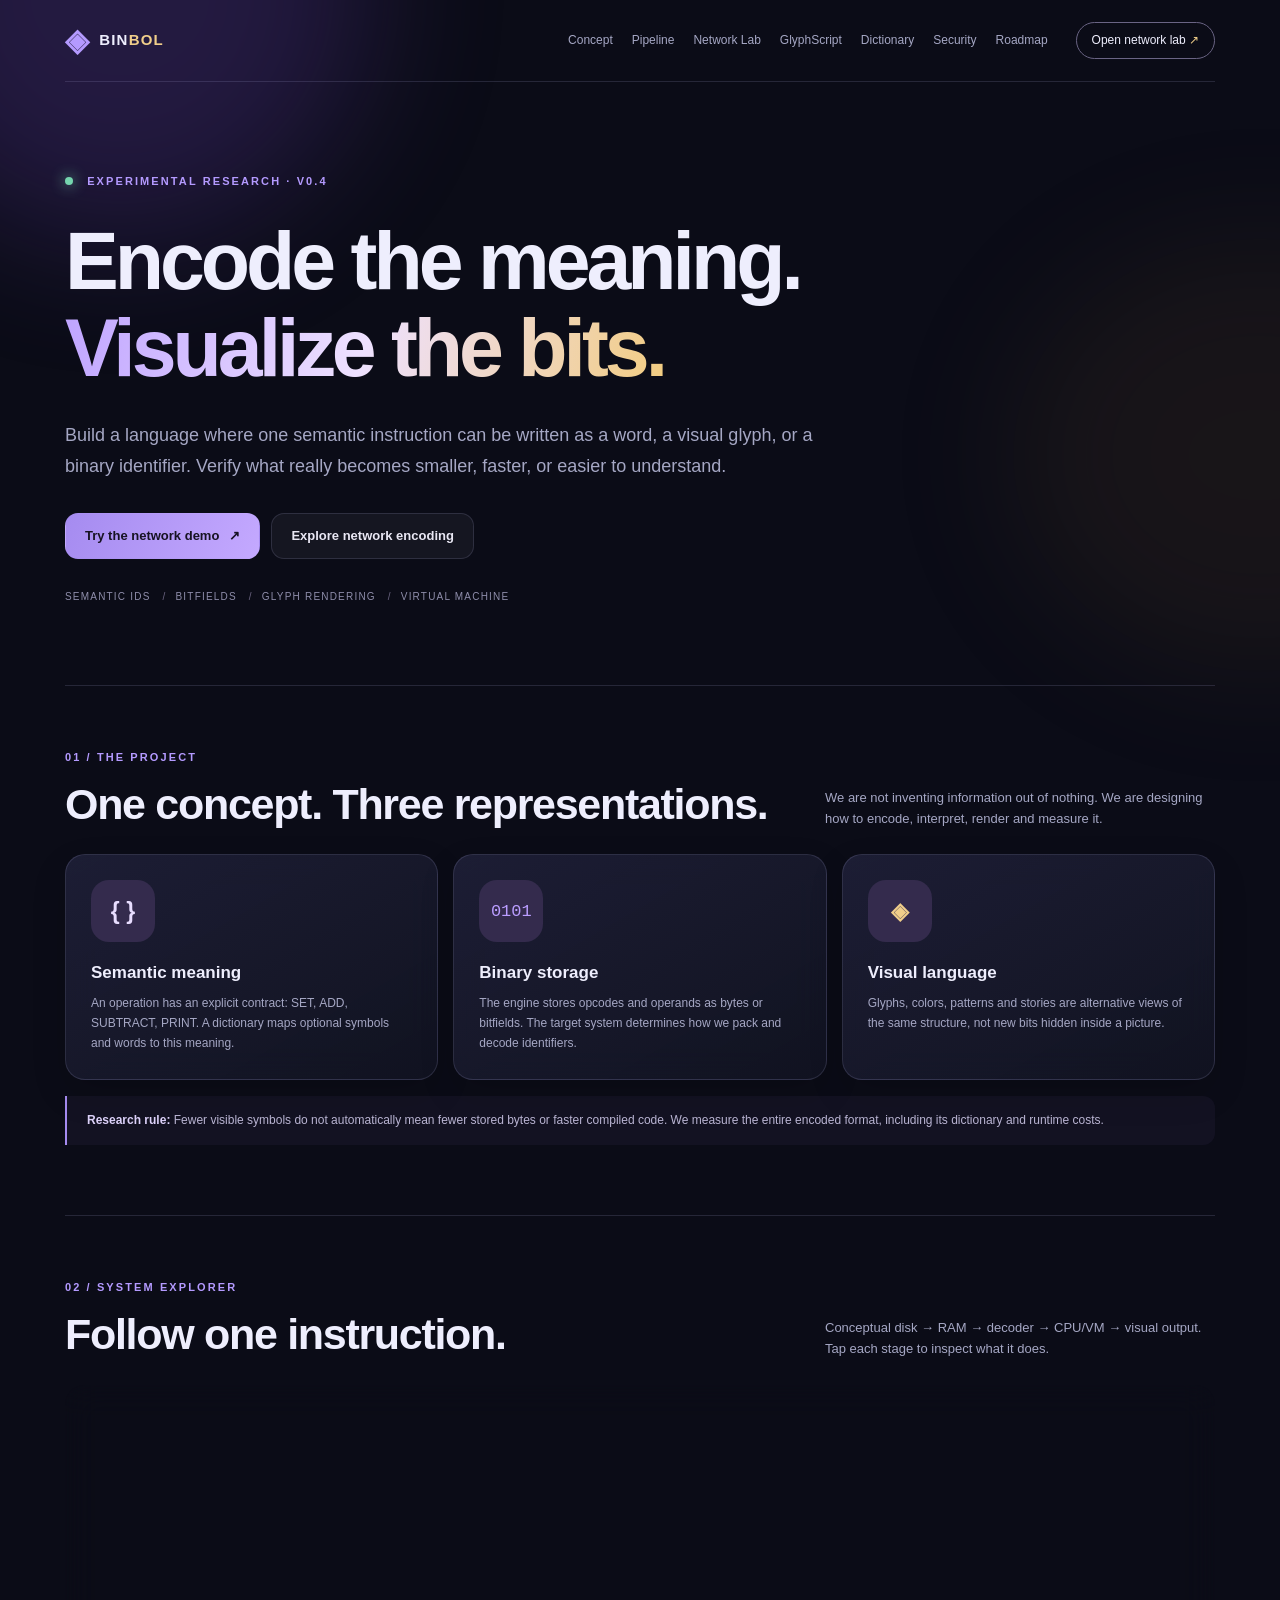
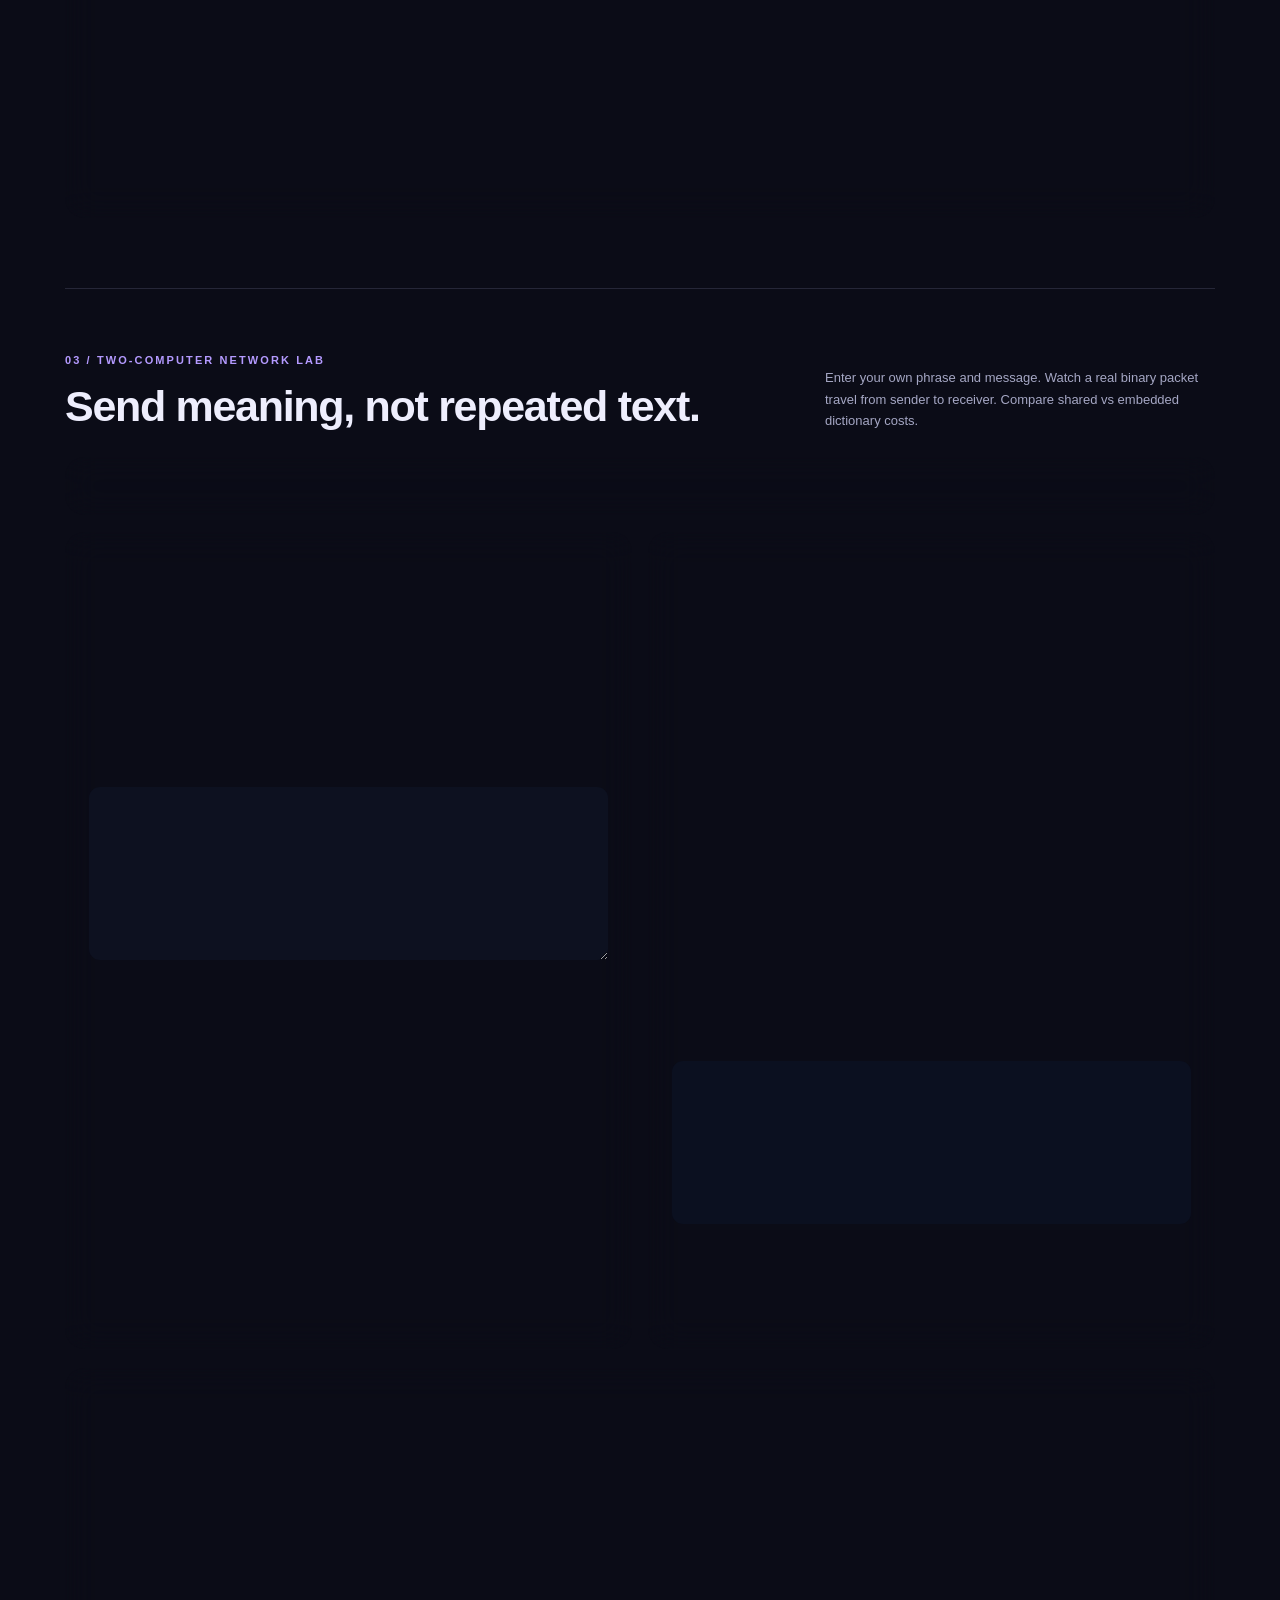
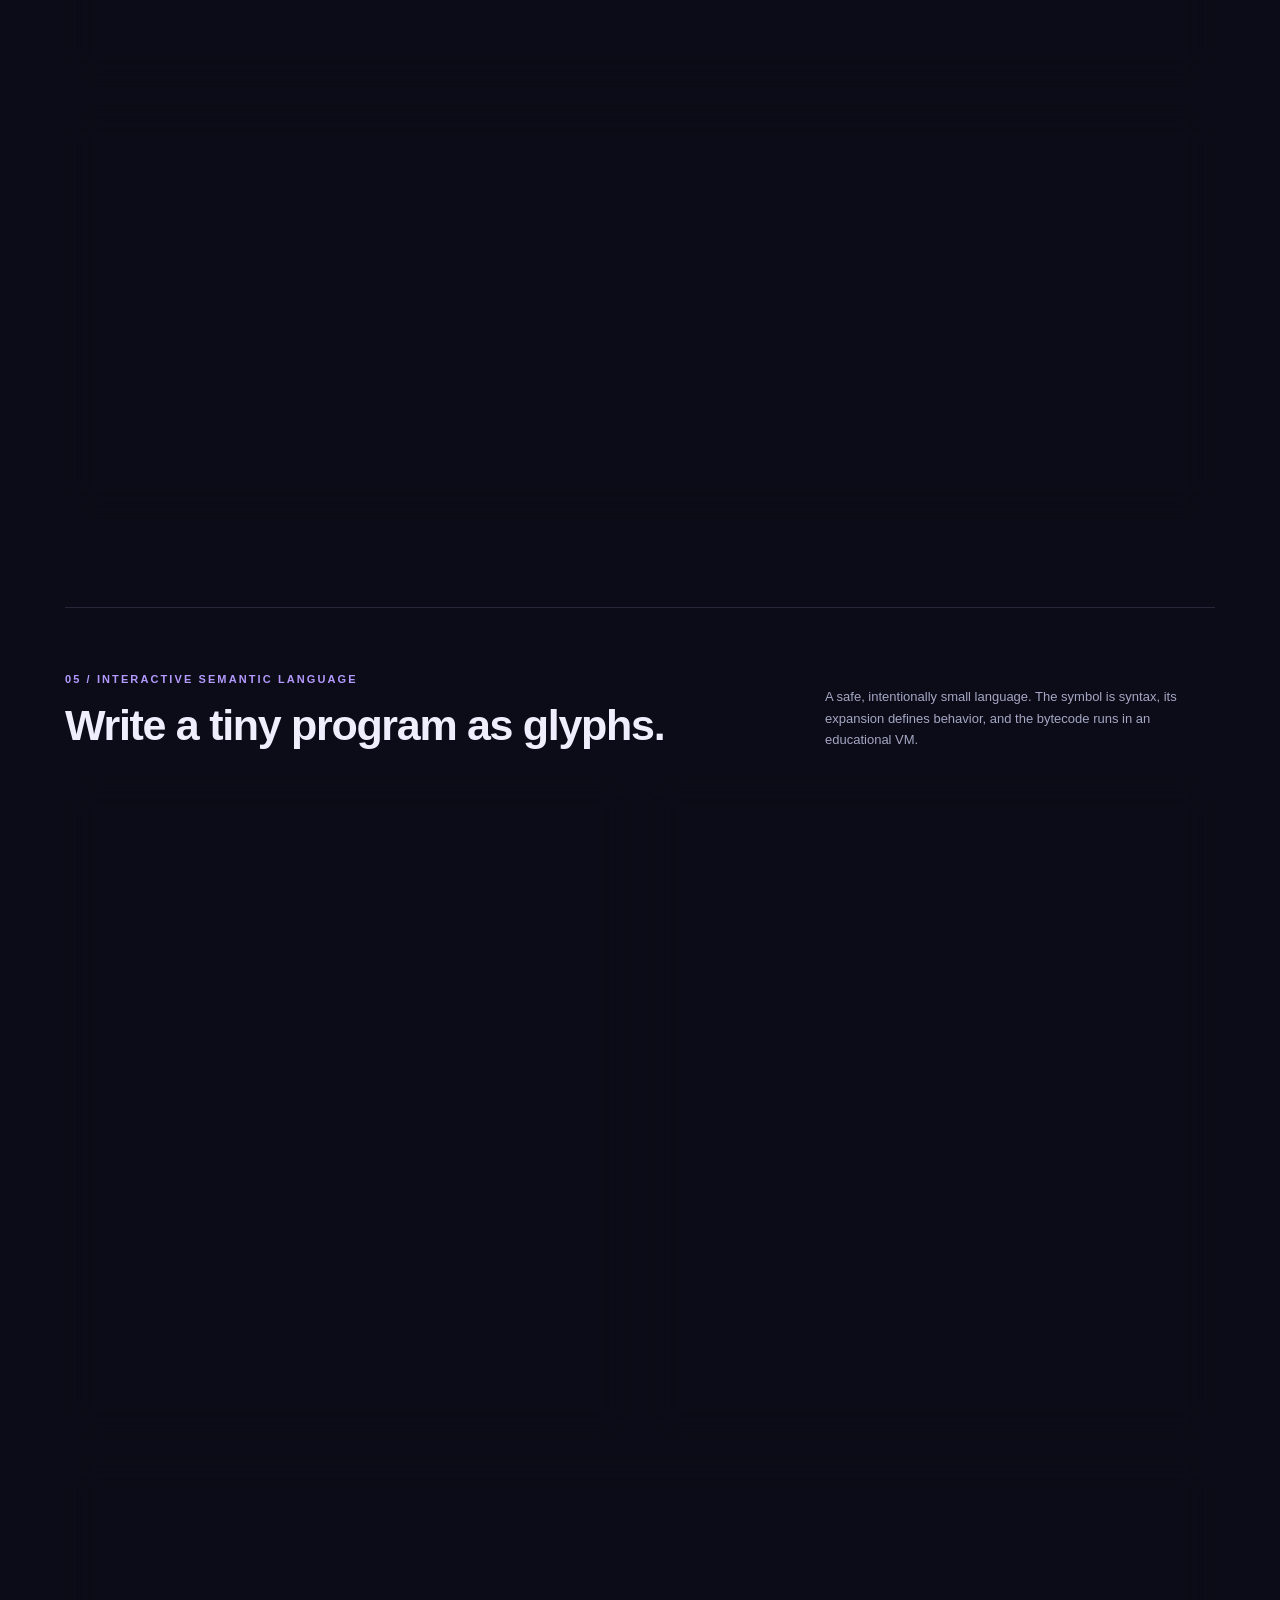
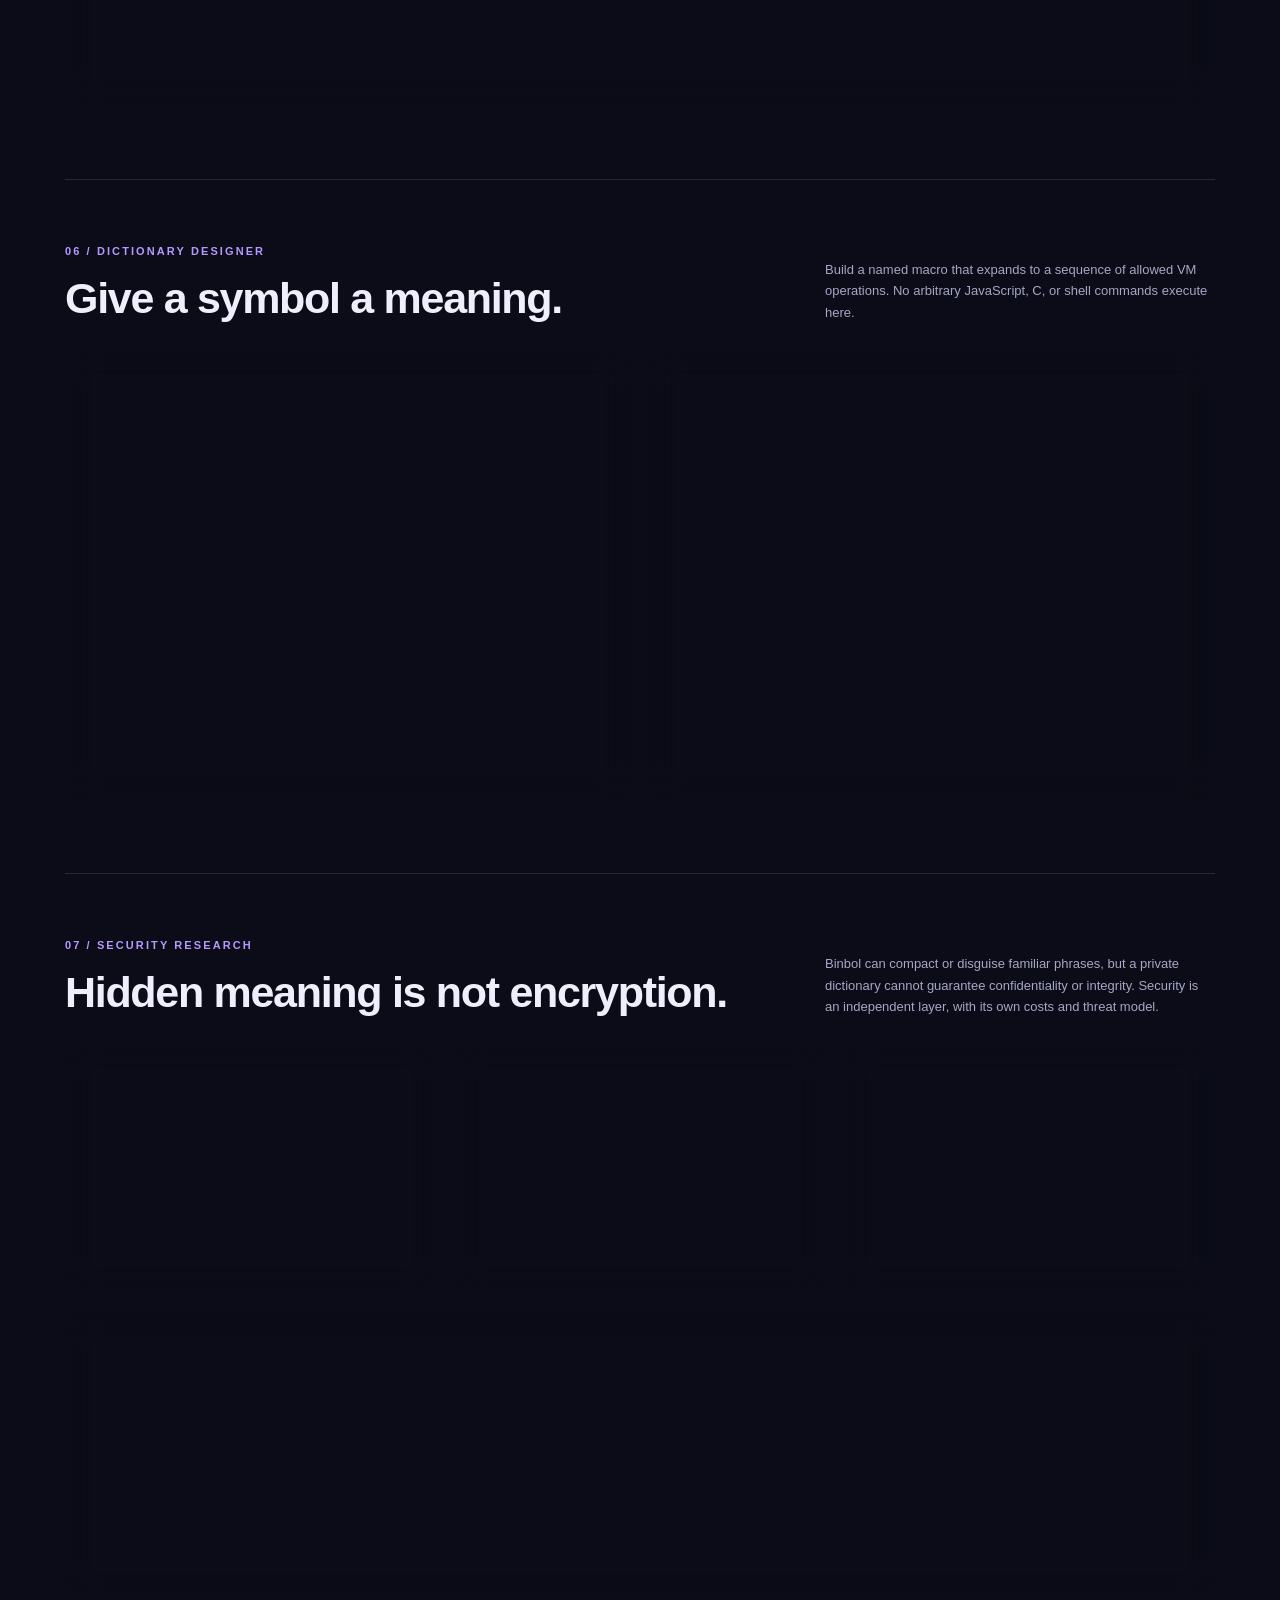
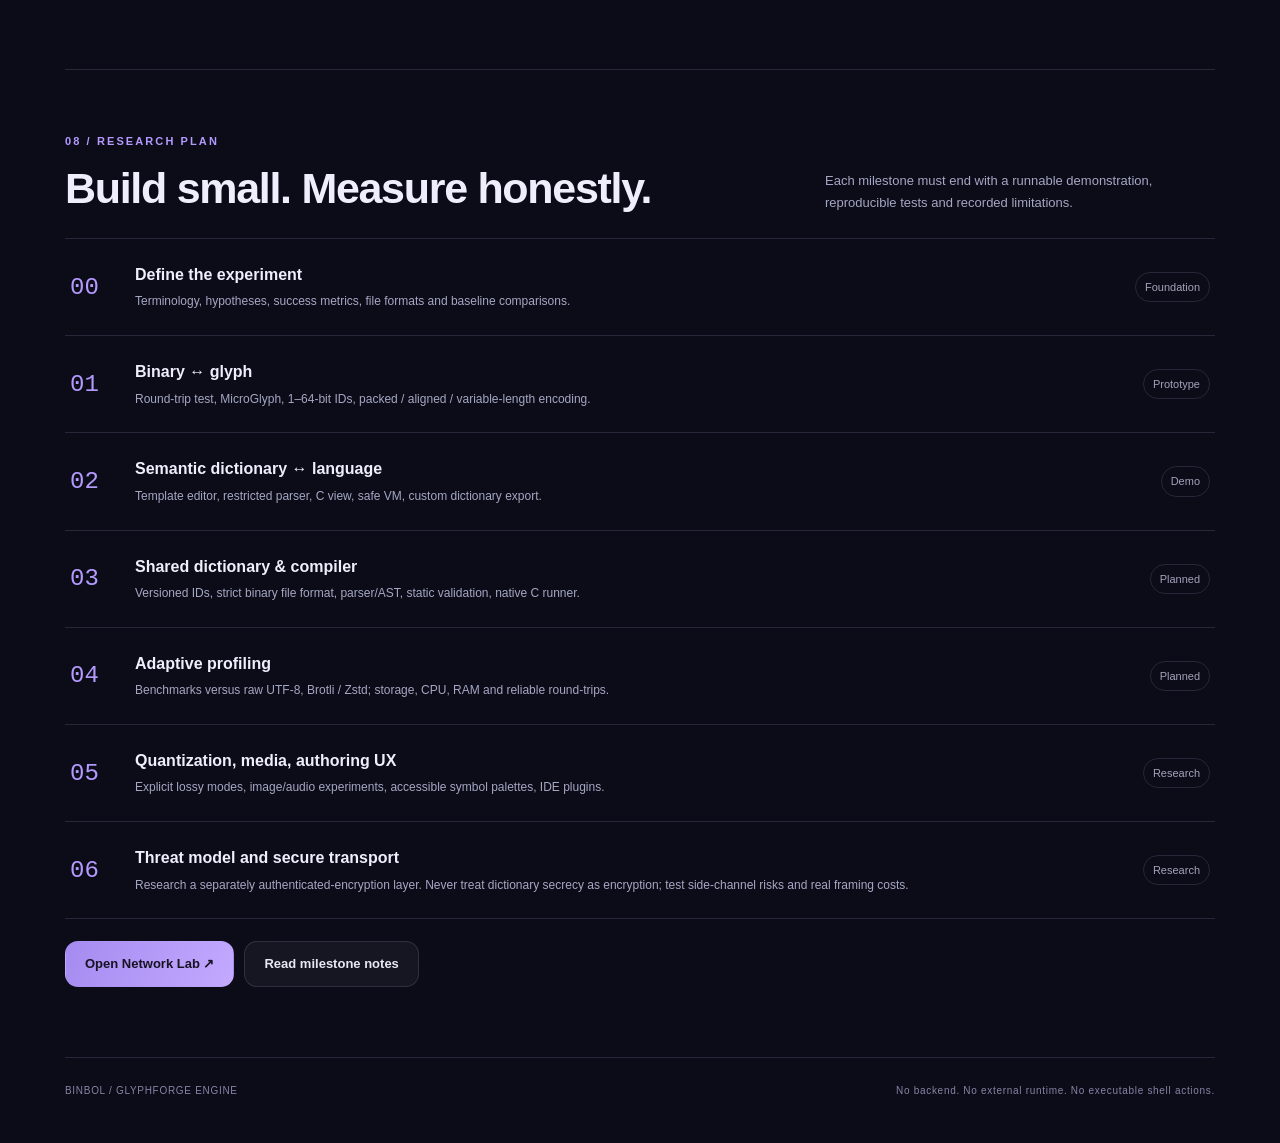
<file: Binbol-Mobile.html>
<!doctype html>
<html lang="en">
<head>
  <meta charset="utf-8">
  <meta name="viewport" content="width=device-width, initial-scale=1, viewport-fit=cover">
  <meta name="theme-color" content="#0b0c17">
  <meta name="description" content="Binbol research studio: semantic visual coding, binary encoding, and experimental compression.">
  <title>Binbol — From Binary to Symbol</title>
  <style>
:root{color-scheme:dark;--bg:#0b0c17;--surface:#141726;--line:rgba(180,181,230,.16);--fg:#eeeefd;--muted:#a5a7c4;--violet:#b49aff;--gold:#f0ce8a;--green:#8be0bd}
*{box-sizing:border-box}html{scroll-behavior:smooth;scroll-padding-top:84px}body{background:var(--bg);color:var(--fg);margin:0;font:15px/1.65 Inter,ui-sans-serif,-apple-system,BlinkMacSystemFont,'Segoe UI',sans-serif;overflow-x:hidden}button,input,textarea{font:inherit}button{cursor:pointer}a{color:inherit;text-decoration:none}::selection{background:#8c71c88a}h1,h2,h3,p{margin-top:0}.wrap{width:min(1150px,calc(100% - 42px));margin:auto}.ambient{position:fixed;z-index:-1;pointer-events:none;filter:blur(70px);border-radius:50%;opacity:.25}.ambient-left{width:500px;height:500px;background:#6d43bc;top:-260px;left:-130px}.ambient-right{width:500px;height:430px;background:#93692d;right:-230px;top:240px;opacity:.1}.topbar{display:flex;align-items:center;gap:28px;min-height:82px;border-bottom:1px solid var(--line)}.wordmark{display:flex;align-items:center;gap:9px;font-weight:850;letter-spacing:1.2px;white-space:nowrap}.wordmark .logo{display:grid;place-items:center;font-size:31px;color:var(--violet)}.gold{color:var(--gold)}.topbar nav{margin-left:auto;display:flex;align-items:center;gap:19px}.topbar nav a{font-size:12px;color:var(--muted);transition:color .2s}.topbar nav a:hover{color:#fff}.lab-link{white-space:nowrap;border:1px solid #6a6484;border-radius:999px;font-size:12px;padding:8px 15px}.lab-link span{color:var(--gold)}.hero{padding:90px 0 80px}.eyebrow{color:var(--violet);font-size:11px;letter-spacing:2.1px;font-weight:800;text-transform:uppercase}.live-dot{display:inline-block;width:8px;height:8px;border-radius:50%;background:#75d5ae;box-shadow:0 0 14px #75d5ae;margin-right:9px}.hero h1{font-size:clamp(45px,6.3vw,86px);letter-spacing:-4px;line-height:1.08;margin:28px 0;max-width:920px}.hero h1 em{font-style:normal;background:linear-gradient(105deg,#bfa4ff,#eee1ff 50%,#f2cc80);background-clip:text;color:transparent}.lead{font-size:18px;line-height:1.7;color:var(--muted);max-width:750px}.hero-actions{display:flex;gap:11px;margin:32px 0 30px}.btn{border-radius:13px;display:inline-flex;align-items:center;justify-content:center;gap:10px;padding:11px 19px;font-size:13px;font-weight:750;transition:transform .2s,background .2s,border-color .2s;border:1px solid var(--line);min-height:44px}.btn:hover{transform:translateY(-2px)}.btn.primary{background:linear-gradient(115deg,#a58bf0,#c4a9ff);border-color:transparent;color:#171323}.btn.ghost{background:#ffffff0b;color:#e9e7f4}.hero-tags{display:flex;gap:9px;flex-wrap:wrap}.hero-tags span{font-size:10px;color:#8f8eab;letter-spacing:1.2px}.hero-tags span:not(:last-child)::after{content:'  /';margin-left:8px;color:#6b6481}.section{padding:58px 0 70px;border-top:1px solid var(--line)}.section-head{display:flex;align-items:flex-end;justify-content:space-between;gap:30px;margin-bottom:25px}.section-head h2{font-size:clamp(28px,3.5vw,43px);letter-spacing:-1.3px;line-height:1.17;margin:10px 0 0}.section-head>p{max-width:390px;margin:0;color:var(--muted);font-size:13px}.glass{background:linear-gradient(150deg,rgba(35,36,63,.75),rgba(18,20,34,.85));border:1px solid var(--line);border-radius:20px;box-shadow:0 14px 35px #00000024;backdrop-filter:blur(16px)}.three-grid{display:grid;grid-template-columns:repeat(3,1fr);gap:15px}.tile{padding:25px;min-height:225px}.tile-icon{display:inline-grid;place-items:center;height:62px;min-width:64px;border-radius:18px;background:#342b4d;color:#e8ddff;font-weight:900;font-size:23px}.tile-icon.purple{font:17px ui-monospace,Consolas,monospace;color:#ba9dff}.tile-icon.yellow{color:var(--gold)}.tile h3{margin:17px 0 5px;font-size:17px}.tile p{color:var(--muted);font-size:12px;margin:0;line-height:1.7}.warning{margin-top:16px;padding:15px 20px;border-left:2px solid #a58bf0;background:#a58bf00d;color:#bbb6d4;font-size:12px;border-radius:0 12px 12px 0}.warning strong{color:#ded3fb}.pipeline{padding:24px}.pipeline-steps{display:flex;align-items:center;justify-content:space-between;gap:5px}.stage{background:#181c2e;border:1px solid var(--line);border-radius:15px;min-width:0;flex:1;min-height:121px;display:flex;flex-direction:column;align-items:center;justify-content:center;gap:4px;color:var(--muted);transition:all .25s}.stage:hover{background:#25243e}.stage.active{border-color:#aa8fff;background:#8b72c51f;box-shadow:0 0 0 1px #9377ea22}.stage.active b{color:white}.stage-icon{font-size:24px;color:var(--violet)}.stage b{font-size:12px}.stage small{font-size:10px;color:#8485a5}.pipe-arrow{font-size:20px;color:#807e9d}.pipeline-detail{border-top:1px solid var(--line);margin-top:25px;padding-top:22px;display:grid;grid-template-columns:1fr 1fr;gap:20px;align-items:center}.pipeline-detail h3{margin:8px 0;font-size:20px}.pipeline-detail p{color:var(--muted);font-size:13px;margin:0}.pipeline-controls{display:flex;justify-content:flex-end;gap:10px;margin-top:18px}.compact{padding:7px 15px;min-height:39px}.micro{font-size:11px;color:#9596b0;line-height:1.65;margin:12px 0 0}.workbench{display:grid;grid-template-columns:1fr 1fr;gap:16px}.work-card{padding:22px;min-width:0}.card-title{display:flex;justify-content:space-between;align-items:flex-start;gap:10px;margin-bottom:17px}.card-title small,.card-title>small{font-size:10px;letter-spacing:1.6px;color:var(--violet)}.card-title h3{font-size:19px;margin:4px 0}.text-btn{border:0;background:transparent;color:var(--violet);font-size:12px;font-weight:750;padding:4px 5px}.palette{display:flex;gap:8px;flex-wrap:wrap;margin-bottom:16px}.glyph-key{display:grid;place-items:center;min-width:48px;height:47px;border:1px solid var(--line);background:#242339;border-radius:12px;color:#e9d9ff;font-size:23px}.glyph-key:hover{border-color:var(--violet);background:#392e54}textarea,input{color:var(--fg);background:#0d1120;border:1px solid #38364e;border-radius:12px;outline:none}textarea:focus,input:focus{border-color:#b29cff;box-shadow:0 0 0 3px #b29cff22}#glyph-source{width:100%;min-height:211px;resize:vertical;padding:18px;font:17px/1.9 ui-monospace,SFMono-Regular,Consolas,monospace}.actions{display:flex;flex-wrap:wrap;gap:9px;margin-top:18px}.status{margin-top:13px;color:var(--green);font-size:12px;min-height:25px}.status.error{color:#f19cab}.output-group{margin-top:12px}.output-title{display:flex;align-items:center;justify-content:space-between;margin:0 0 8px;font-size:12px;color:#d9d7e7;font-weight:800}.output-title span{font-size:10px;font-weight:500;color:var(--muted)}.code-surface{background:#0b1020;border:1px solid #282942;border-radius:12px;padding:17px;margin:0;color:#d9d5f1;font:12px/1.75 ui-monospace,Consolas,monospace;white-space:pre-wrap;word-break:break-word;overflow-x:auto;direction:ltr;text-align:left}#c-output{max-height:260px;overflow:auto;min-height:140px}.metricline{display:grid;grid-template-columns:repeat(3,1fr);gap:8px;margin-top:14px}.metricline>div{padding:10px;border:1px solid var(--line);border-radius:12px}.metricline small{display:block;font-size:10px;color:var(--muted)}.metricline strong{display:block;font-size:18px;color:var(--gold)}.compare{margin-top:16px;padding:22px}.compare h3{font-size:17px}.compare-grid{display:grid;grid-template-columns:repeat(4,1fr);gap:11px}.compare-grid>div{min-width:0;padding:15px;border-radius:12px;background:#101426}.compare-grid small{display:block;margin-bottom:10px;color:var(--violet);font-size:11px}.compare-grid code{font:12px/1.7 ui-monospace,Consolas,monospace;color:#e5ddf4;overflow-wrap:anywhere}.form-grid{display:grid;grid-template-columns:1fr 1fr;gap:9px}.form-grid label,.stack-label{display:flex;flex-direction:column;gap:6px;font-size:12px;font-weight:750;color:#dad7e5}.form-grid input{min-height:43px;padding:8px 12px;width:100%}.stack-label{margin-top:14px}.stack-label textarea{padding:12px;min-height:120px;font:13px/1.6 ui-monospace,monospace}.file-label{position:relative;overflow:hidden;cursor:pointer}.file-label input{position:absolute;width:100%;height:100%;opacity:0;left:0;top:0;cursor:pointer}.dict-list{display:flex;flex-direction:column;gap:8px;max-height:450px;overflow:auto}.dict-entry{display:flex;align-items:center;gap:11px;padding:11px;border:1px solid var(--line);border-radius:12px;background:#121626}.dict-symbol{font-size:28px;min-width:39px;text-align:center;color:var(--gold)}.dict-info{min-width:0;flex:1}.dict-info strong{display:block;font-size:12px}.dict-info code{display:block;white-space:pre-wrap;font-size:11px;color:var(--muted)}.remove{font-size:22px;border:0;background:none;color:#f29fae;padding:7px}.roadmap{border-top:1px solid var(--line)}.road-item{display:grid;grid-template-columns:50px 1fr 92px;gap:15px;align-items:center;border-bottom:1px solid var(--line);padding:23px 5px}.number{font:24px ui-monospace,monospace;color:var(--violet)}.road-item h3{font-size:16px;margin:0 0 4px}.road-item p{font-size:12px;color:var(--muted);margin:0}.state{justify-self:end;color:#a7a1bc;font-size:11px;border:1px solid var(--line);border-radius:20px;padding:5px 9px}.footer-actions{display:flex;gap:10px;margin-top:22px;flex-wrap:wrap}footer{display:flex;justify-content:space-between;gap:16px;padding:25px 0 45px;border-top:1px solid var(--line);font-size:10px;letter-spacing:.7px;color:#8585a7}.sr-only{position:absolute;width:1px;height:1px;padding:0;margin:-1px;overflow:hidden;clip:rect(0,0,0,0);white-space:nowrap;border:0}
@media(max-width:900px){.topbar{flex-wrap:wrap;padding:12px 0}.topbar nav{order:3;flex-basis:100%;justify-content:space-between;margin:0;gap:9px;overflow-x:auto}.lab-link{margin-left:auto}.hero{padding:58px 0 57px}.workbench{grid-template-columns:1fr}.section-head{align-items:flex-start;flex-direction:column;gap:10px}.section-head>p{max-width:100%}.compare-grid{grid-template-columns:repeat(2,1fr)}}
@media(max-width:650px){.wrap{width:calc(100% - 26px)}.topbar{gap:12px}.topbar nav a{font-size:11px}.wordmark{font-size:13px}.lab-link{font-size:10px;padding:7px 10px}.hero h1{letter-spacing:-2.2px;font-size:44px}.lead{font-size:15px}.hero-actions{flex-wrap:wrap}.three-grid{grid-template-columns:1fr}.tile{min-height:0;padding:22px}.section{padding:39px 0 50px}.pipeline{padding:15px}.pipeline-steps{gap:3px}.stage{min-height:94px;padding:4px 2px;border-radius:9px}.stage-icon{font-size:19px}.stage b{font-size:10px}.stage small{display:none}.pipe-arrow{font-size:11px}.pipeline-detail{grid-template-columns:1fr;gap:15px}.work-card{padding:16px}.compare{padding:16px}.compare-grid{grid-template-columns:1fr 1fr}.metricline strong{font-size:15px}.metricline small{font-size:9px}.road-item{grid-template-columns:35px 1fr;gap:10px}.road-item .state{grid-column:2;justify-self:start}.road-item h3{font-size:14px}footer{flex-direction:column}.btn{font-size:12px}}
@media(prefers-reduced-motion:reduce){html{scroll-behavior:auto}*,*::before,*::after{animation:none!important;transition:none!important}}


/* Binbol v0.3: accessible high-contrast pipeline and network/bitfield labs. */
.topbar nav{flex-wrap:wrap;row-gap:4px}
.stage{border-color:#6e648d;background:#22223d;color:#f1eaff;min-height:138px}
.stage.active{border-color:#c3a5ff;background:#493a70;box-shadow:0 0 0 2px #a98aff55,0 0 24px #ae80ff24;transform:translateY(-2px)}
.stage b{font-size:14px}.stage small{font-size:11px;color:#c3bfdc}.stage-icon{font-size:30px;color:#d2b9ff}
.stage.active .stage-icon{color:#fff}
.pipe-arrow{color:#b59eff;text-shadow:0 0 13px #a580ef;animation:arrow-glow 1.8s infinite}
@keyframes arrow-glow{50%{opacity:.36;transform:translateX(2px)}}
.explain-strip{padding:17px 20px;margin-bottom:17px;display:flex;gap:10px;flex-wrap:wrap;color:#d1cce6;font-size:13px}.explain-strip strong{color:#e5d6ff}
.explain-strip code{color:#fff}.net-layout{margin-bottom:17px}
.net-select{min-height:44px;border:1px solid #6b6185;border-radius:11px;background:#101222;color:#e4dff1;padding:10px;width:100%}
#net-source,#net-dictionary{width:100%;min-height:84px;resize:vertical;padding:13px 15px;font:13px/1.7 ui-monospace,Consolas,monospace}
#net-source{min-height:175px}.tiny-label{font-size:10px;color:#b9a4f9;letter-spacing:1.1px}
.network-metrics{display:grid;grid-template-columns:repeat(2,1fr);gap:9px}
.network-metrics>div{padding:12px 14px;border:1px solid #6e608b;border-radius:11px;background:#0f1327}
.network-metrics small{display:block;color:#bdb3da;font-size:11px}.network-metrics strong{font-size:22px;color:#f6edff;display:block}
#net-hex{max-height:150px;min-height:85px;overflow:auto;font-size:11px}
#net-decoded{min-height:100px;max-height:165px;overflow:auto;white-space:pre-wrap}
.transfer-view,.bitfield-block{padding:22px;margin:18px 0}.transfer-track{display:grid;grid-template-columns:repeat(5,minmax(0,1fr));gap:10px;align-items:center;margin-top:15px}
.transfer-step{min-height:112px;display:flex;align-items:center;justify-content:center;gap:1px;flex-direction:column;background:#161a31;border:1px solid #6e648d;border-radius:15px;color:#c9bddf;position:relative;transition:all .25s;cursor:pointer}
.transfer-step:not(:last-child)::after{content:'›';position:absolute;right:-12px;color:#cdb2ff;font-size:24px;z-index:2}
.transfer-step b{color:#ddd5ee;font-size:13px}.transfer-step small{font-size:11px;color:#aaa3c4}
.transfer-step.is-current{background:#453567;border-color:#d9b9ff;box-shadow:0 0 24px #b383ff66;transform:translateY(-3px)}
.transfer-step.is-current b,.transfer-step.is-current .transfer-icon{color:#fff}
.transfer-icon{font-size:29px;line-height:1.3;color:#c3a4fc}
.transfer-packet{display:flex;align-items:center;gap:12px;margin-top:20px;padding:16px 17px;border-radius:13px;background:#0c1021;border:1px solid #686088;color:#e1d8f2;min-height:60px;font-size:13px}
.signal-dot{width:11px;height:11px;border-radius:50%;background:#b9a2ff;box-shadow:0 0 0 5px #a07dff20,0 0 17px #af81ff;flex-shrink:0;animation:signal 1.5s infinite}
@keyframes signal{50%{box-shadow:0 0 0 10px #a07dff06,0 0 24px #af81ff}}
.bitfield-block .section-head{margin-bottom:19px}.bit-controls{display:grid;grid-template-columns:repeat(4,1fr);gap:12px}
.bit-controls label{font-size:12px;color:#e4ddf5;background:#101426;border:1px solid #635b80;border-radius:12px;padding:12px;display:grid;grid-template-columns:1fr auto;gap:5px}
.bit-controls input{grid-column:1/-1;width:100%;accent-color:#b596ff}.bit-controls output{color:#f3d39b;font-size:14px;font-weight:800}
.field-visual{display:flex;gap:4px;margin-top:19px;min-height:64px}
.field-bit{flex:1 1 0;min-width:0;display:flex;align-items:center;justify-content:center;border-radius:5px;font:700 14px ui-monospace,monospace;border:1px solid #ffffff36;color:#fff}
.field-bit.op{background:#6a3eb1}.field-bit.mode{background:#1f827c}.field-bit.reg{background:#8b6226}.field-bit.operand{background:#315c9a}
.bit-summary{display:flex;gap:14px;align-items:center;flex-wrap:wrap;margin-top:12px;color:#c9c2e0;font-size:12px}.bit-summary strong{color:#f3d39b;font-size:23px}
.bit-summary #bf-binary{font:600 14px ui-monospace,monospace}
@media(max-width:650px){.topbar nav{gap:12px;overflow-x:auto;flex-wrap:nowrap}.pipeline-steps{overflow-x:auto;justify-content:flex-start;scroll-snap-type:x mandatory;gap:8px;padding:6px 3px 17px}.stage{min-width:114px;flex:0 0 114px;min-height:130px;scroll-snap-align:center}.stage b{font-size:13px}.stage small{display:block;font-size:10px}.stage-icon{font-size:28px}.pipe-arrow{flex:0 0 auto;font-size:16px}.pipeline-controls{justify-content:space-between;flex-wrap:wrap}.transfer-view,.bitfield-block{padding:15px}.transfer-track{grid-template-columns:repeat(5,1fr);gap:5px}.transfer-step{min-height:94px;border-radius:10px}.transfer-step b{font-size:10px}.transfer-step small{font-size:9px}.transfer-icon{font-size:20px}.transfer-step:not(:last-child)::after{right:-8px;font-size:16px}.bit-controls{grid-template-columns:repeat(2,1fr);gap:8px}.field-visual{gap:2px}.field-bit{font-size:11px;border-radius:3px}.bit-summary #bf-binary{font-size:12px}.network-metrics strong{font-size:19px}}
@media(prefers-reduced-motion:reduce){.signal-dot,.pipe-arrow{animation:none}}

/* v0.4: conceptual security research panel; no cryptographic operation is simulated. */
.security-cards{display:grid;grid-template-columns:repeat(3,minmax(0,1fr));gap:15px;margin-bottom:16px}
.security-card{padding:22px;min-width:0}.security-card h3{margin:10px 0}.security-card p{font-size:14px;line-height:1.65;color:#d0cbe0}.security-card small{font-size:10px;letter-spacing:1.2px;color:#c6afff}
.security-symbol{font-size:30px;color:#b7a0f4}.security-flow{padding:24px}.secure-steps{display:flex;gap:8px;align-items:center;justify-content:space-between;flex-wrap:wrap;margin:20px 0}
.secure-steps span{padding:13px 14px;border-radius:12px;border:1px solid #8573ac;background:#1d1b36;color:#f3ecff;font-size:13px;font-weight:700}.secure-steps b{color:#d2b9ff}
.security-flow .micro{margin-top:12px}.security-flow a{color:#d7b8ff;text-decoration:underline;text-underline-offset:3px}
@media(max-width:760px){.security-cards{grid-template-columns:1fr}.security-card{padding:18px}.security-flow{padding:16px}.secure-steps{justify-content:flex-start;gap:7px}.secure-steps span{padding:10px 11px;font-size:11px}}

</style>
</head>
<body>
  <div class="ambient ambient-left"></div><div class="ambient ambient-right"></div>
  <header class="topbar wrap">
    <a href="#top" class="wordmark" aria-label="Binbol home"><span class="logo">◈</span><span>BIN<span class="gold">BOL</span></span></a>
    <nav aria-label="Primary"><a href="#why">Concept</a><a href="#pipeline">Pipeline</a><a href="#transfer">Network Lab</a><a href="#language">GlyphScript</a><a href="#dictionary">Dictionary</a><a href="#security">Security</a><a href="#roadmap">Roadmap</a></nav>
    <a class="lab-link" href="#transfer">Open network lab <span aria-hidden="true">↗</span></a>
  </header>
  <main id="top" class="wrap">
    <section class="hero">
      <div class="eyebrow"><span class="live-dot"></span> EXPERIMENTAL RESEARCH · V0.4</div>
      <h1>Encode the meaning.<br><em>Visualize the bits.</em></h1>
      <p class="lead">Build a language where one semantic instruction can be written as a word, a visual glyph, or a binary identifier. Verify what really becomes smaller, faster, or easier to understand.</p>
      <div class="hero-actions"><a class="btn primary" href="#transfer">Try the network demo <span aria-hidden="true">↗</span></a><a class="btn ghost" href="#transfer">Explore network encoding</a></div>
      <div class="hero-tags"><span>SEMANTIC IDS</span><span>BITFIELDS</span><span>GLYPH RENDERING</span><span>VIRTUAL MACHINE</span></div>
    </section>
    <section id="why" class="section">
      <div class="section-head"><div><span class="eyebrow">01 / THE PROJECT</span><h2>One concept. Three representations.</h2></div><p>We are not inventing information out of nothing. We are designing how to encode, interpret, render and measure it.</p></div>
      <div class="three-grid">
        <article class="glass tile"><span class="tile-icon">{ }</span><h3>Semantic meaning</h3><p>An operation has an explicit contract: SET, ADD, SUBTRACT, PRINT. A dictionary maps optional symbols and words to this meaning.</p></article>
        <article class="glass tile"><span class="tile-icon purple">0101</span><h3>Binary storage</h3><p>The engine stores opcodes and operands as bytes or bitfields. The target system determines how we pack and decode identifiers.</p></article>
        <article class="glass tile"><span class="tile-icon yellow">◈</span><h3>Visual language</h3><p>Glyphs, colors, patterns and stories are alternative views of the same structure, not new bits hidden inside a picture.</p></article>
      </div>
      <div class="warning"><strong>Research rule:</strong> Fewer visible symbols do not automatically mean fewer stored bytes or faster compiled code. We measure the entire encoded format, including its dictionary and runtime costs.</div>
    </section>
    <section id="pipeline" class="section">
      <div class="section-head"><div><span class="eyebrow">02 / SYSTEM EXPLORER</span><h2>Follow one instruction.</h2></div><p>Conceptual disk → RAM → decoder → CPU/VM → visual output. Tap each stage to inspect what it does.</p></div>
      <div class="glass pipeline">
        <div class="pipeline-steps" role="group" aria-label="Pipeline stages">
          <button class="stage active" type="button" data-stage="0"><span class="stage-icon">▤</span><b>Disk</b><small>Stored bytes</small></button>
          <span class="pipe-arrow" aria-hidden="true">→</span>
          <button class="stage" type="button" data-stage="1"><span class="stage-icon">▦</span><b>RAM</b><small>Byte buffer</small></button>
          <span class="pipe-arrow" aria-hidden="true">→</span>
          <button class="stage" type="button" data-stage="2"><span class="stage-icon">⌘</span><b>Decoder</b><small>Opcode + data</small></button>
          <span class="pipe-arrow" aria-hidden="true">→</span>
          <button class="stage" type="button" data-stage="3"><span class="stage-icon">⚙</span><b>Virtual CPU</b><small>State change</small></button>
          <span class="pipe-arrow" aria-hidden="true">→</span>
          <button class="stage" type="button" data-stage="4"><span class="stage-icon">◈</span><b>Renderer</b><small>Symbol view</small></button>
        </div>
        <div class="pipeline-detail"><div><div class="eyebrow" id="stage-label">STEP 1 / 5</div><h3 id="stage-title">Disk: the binary file</h3><p id="stage-copy">A file contains bytes, not pictures of symbols. Our example program begins with an opcode and its operand.</p></div><pre id="stage-data" class="code-surface">10 0A 30 03 40</pre></div>
        <div class="pipeline-controls"><button type="button" class="btn ghost compact" id="auto-stage">▶ Play tour</button><button type="button" class="btn ghost compact" id="prev-stage">← Previous</button><button type="button" class="btn primary compact" id="next-stage">Next stage →</button></div>
        <p class="micro">Conceptual visualization only: actual OS paging, caches, registers and CPU instruction fetch are more complex; the demonstration VM executes JavaScript, not native processor opcodes.</p>
      </div>
    </section>
    <section id="transfer" class="section">
      <div class="section-head"><div><span class="eyebrow">03 / TWO-COMPUTER NETWORK LAB</span><h2>Send meaning, not repeated text.</h2></div><p>Enter your own phrase and message. Watch a real binary packet travel from sender to receiver. Compare shared vs embedded dictionary costs.</p></div>
      <div class="glass explain-strip"><strong>One byte = one choice from 256 IDs.</strong><span>IDs 0–255 can each name a pre-agreed entry. That does not store 256 independent values in eight bits. Our prototype uses ID <code>01</code> for one phrase.</span></div>
      <div class="workbench net-layout">
        <article class="glass work-card">
          <div class="card-title"><div><small>SENDER / MACHINE A</small><h3>Compose a message</h3></div><span class="tiny-label">UTF-8 INPUT</span></div>
          <label class="stack-label" for="net-dictionary">Dictionary phrase (ID 01)<textarea id="net-dictionary" rows="2" spellcheck="false">player.health -= damage;
</textarea></label>
          <label class="stack-label" for="net-source">Source message<textarea id="net-source" rows="6" spellcheck="false">player.health -= damage;
player.health -= damage;
player.health -= damage;
player.health -= damage;
player.health -= damage;
player.health -= damage;
player.health -= damage;
player.health -= damage;
</textarea></label>
          <label class="stack-label" for="net-mode">Dictionary transport<select id="net-mode" class="net-select"><option value="shared">Pre-shared (both computers know dictionary)</option><option value="embedded">Self-contained (send dictionary with packet)</option></select></label>
          <div class="actions"><button type="button" class="btn primary" id="net-send">▶ Encode · Send · Decode</button><button type="button" class="btn ghost" id="net-sample">Load Hebrew sample</button></div>
          <p class="micro">Pre-shared only works if both machines already have the identical dictionary. The 7-byte header is counted. No actual network traffic is sent; this is a local protocol simulation.</p>
        </article>
        <article class="glass work-card">
          <div class="card-title"><div><small>RECEIVER / MACHINE B</small><h3>Verify round-trip</h3></div><span id="net-status" class="tiny-label">READY</span></div>
          <div class="network-metrics"><div><small>Raw UTF-8</small><strong id="net-raw">—</strong></div><div><small>Packet size</small><strong id="net-packed">—</strong></div><div><small>Difference</small><strong id="net-gain">—</strong></div><div><small>Dictionary hits</small><strong id="net-hits">—</strong></div><div><small>Gzip baseline</small><strong id="net-gzip">—</strong></div></div>
          <div class="output-group"><div class="output-title">Packet bytes, hex <span id="net-packet-note">complete size counted</span></div><pre id="net-hex" class="code-surface"></pre></div>
          <div class="output-group"><div class="output-title">Decoded source <span>exact original, or failure</span></div><pre id="net-decoded" class="code-surface" dir="auto"></pre></div>
          <div class="actions"><button class="btn ghost" type="button" id="net-download">↓ Download .bnb</button><label class="btn ghost file-label">↑ Open .bnb <input id="net-open" type="file" accept=".bnb,application/octet-stream"></label><button class="btn ghost" type="button" id="net-wrong">Test wrong dictionary</button></div>
          <div id="net-alert" class="status" role="status" aria-live="polite"></div>
        </article>
      </div>
      <div class="glass transfer-view">
        <div class="card-title"><div><small>ANIMATED / CONCEPTUAL TRANSPORT</small><h3>From A to B — every step</h3></div><button class="btn ghost compact" id="net-play" type="button">▶ Replay</button></div>
        <div class="transfer-track" id="transfer-track" aria-label="Network transmission stages">
          <button data-netstage="0" class="transfer-step" type="button"><span class="transfer-icon">⌨</span><b>Source</b><small>Text</small></button>
          <button data-netstage="1" class="transfer-step" type="button"><span class="transfer-icon">▦</span><b>Encode</b><small>ID + literal</small></button>
          <button data-netstage="2" class="transfer-step" type="button"><span class="transfer-icon">⇢</span><b>Link</b><small>Bytes</small></button>
          <button data-netstage="3" class="transfer-step" type="button"><span class="transfer-icon">⌘</span><b>Decode</b><small>Dictionary</small></button>
          <button data-netstage="4" class="transfer-step" type="button"><span class="transfer-icon">✓</span><b>Output</b><small>Verify</small></button>
        </div>
        <div class="transfer-packet" id="transfer-packet"><span class="signal-dot"></span><span id="net-stage-caption">Create the source text on machine A.</span></div>
      </div>
      <div class="glass bitfield-block">
        <div class="section-head"><div><span class="eyebrow">04 / BITFIELD DESIGNER</span><h2>One 16-bit word. Four fields.</h2></div><p>Choose how 16 bits are divided; each field controls a different aspect of a *single* instruction. Packing reduces padding, not the amount of information required.</p></div>
        <div class="bit-controls">
          <label>Opcode · 4 bits<input id="bf-op" type="range" min="0" max="15" value="3"><output id="bf-op-val">3</output></label>
          <label>Mode · 2 bits<input id="bf-mode" type="range" min="0" max="3" value="2"><output id="bf-mode-val">2</output></label>
          <label>Register · 4 bits<input id="bf-reg" type="range" min="0" max="15" value="5"><output id="bf-reg-val">5</output></label>
          <label>Operand · 6 bits<input id="bf-operand" type="range" min="0" max="63" value="27"><output id="bf-operand-val">27</output></label>
        </div>
        <div class="field-visual" id="bf-visual" aria-label="16-bit field breakdown"></div>
        <div class="bit-summary"><span id="bf-binary">—</span><strong id="bf-hex">—</strong><span>2 bytes / 65,536 distinct combinations</span></div>
        <p class="micro">This field layout is illustrative, not an ARM instruction format. Some combinations may be invalid in a real ISA; register width, decoding and alignment determine real-world cost.</p>
      </div>
    </section>
    <section id="language" class="section">
      <div class="section-head"><div><span class="eyebrow">05 / INTERACTIVE SEMANTIC LANGUAGE</span><h2>Write a tiny program as glyphs.</h2></div><p>A safe, intentionally small language. The symbol is syntax, its expansion defines behavior, and the bytecode runs in an educational VM.</p></div>
      <div class="workbench">
        <article class="glass work-card"><div class="card-title"><div><small>EDIT / GLYPHSCRIPT</small><h3>Symbolic source</h3></div><button class="text-btn" id="reset-program">Reset</button></div>
          <div class="palette" id="glyph-palette" aria-label="Insert a symbol"></div>
          <label class="sr-only" for="glyph-source">GlyphScript source</label>
          <textarea id="glyph-source" spellcheck="false" autocapitalize="off" aria-describedby="source-tip">◈ 10
⊖ 3
◎</textarea>
          <p class="micro" id="source-tip">Each line: one registered symbol and an optional value from 0–255. Tap a symbol to insert an instruction at the cursor.</p>
          <div class="actions"><button class="btn primary" id="compile" type="button">Compile & run <span aria-hidden="true">▶</span></button><button class="btn ghost" id="download-bytes" type="button">Save .gfb</button></div><div class="status" id="run-status" role="status">Ready for compilation.</div>
        </article>
        <article class="glass work-card"><div class="card-title"><div><small>EXPAND / VERIFY</small><h3>See every layer</h3></div></div>
          <div class="output-group"><div class="output-title">Equivalent C code <button class="text-btn" id="copy-c">Copy</button></div><pre id="c-output" class="code-surface" aria-live="polite"></pre></div>
          <div class="output-group"><div class="output-title">Bytecode <span id="bytecount">—</span></div><pre id="binary-output" class="code-surface" aria-live="polite"></pre></div>
          <div class="output-group"><div class="output-title">Execution output <span>JS reference VM</span></div><pre id="vm-output" class="code-surface" aria-live="polite"></pre></div>
          <div class="metricline"><div><small>Glyph source UTF-8</small><strong id="glyph-size">—</strong></div><div><small>Bytecode payload</small><strong id="code-size">—</strong></div><div><small>Reconstruction</small><strong id="reconstruct-result">—</strong></div></div>
        </article>
      </div>
      <div class="compare glass"><h3>Four views of one program</h3><div class="compare-grid"><div><small>Conventional C</small><code>int value = 10;<br>value -= 3;<br>printf("%d\\n", value);</code></div><div><small>Hebrew-style concept</small><code dir="rtl">קבע ערך ל־10<br>הפחת 3<br>הדפס ערך</code></div><div><small>GlyphScript</small><code>◈ 10<br>⊖ 3<br>◎</code></div><div><small>Binary instructions</small><code>10 0A<br>30 03<br>40</code></div></div><p class="micro">The Hebrew column is a conceptual comparison with Hebrew++ rather than a claim about its exact historical syntax. Our binary VM is not a C compiler; it executes a small subset of arithmetic actions.</p></div>
    </section>
    <section id="dictionary" class="section">
      <div class="section-head"><div><span class="eyebrow">06 / DICTIONARY DESIGNER</span><h2>Give a symbol a meaning.</h2></div><p>Build a named macro that expands to a sequence of allowed VM operations. No arbitrary JavaScript, C, or shell commands execute here.</p></div>
      <div class="workbench dict-layout"><article class="glass work-card"><div class="card-title"><h3>Create a template</h3><span class="micro">Safe instruction DSL</span></div>
        <div class="form-grid"><label>Symbol<input id="macro-symbol" type="text" maxlength="12" value="🌊" placeholder="🌊" autocomplete="off"></label><label>Name<input id="macro-name" type="text" maxlength="48" value="Wave & print" placeholder="Wave & print"></label></div>
        <label class="stack-label">Expansion (one operation per line)<textarea id="macro-body" rows="4" spellcheck="false">ADD $n
PRINT</textarea></label>
        <div class="actions"><button id="add-macro" class="btn primary" type="button">Add symbol</button><button id="export-dict" class="btn ghost" type="button">Export JSON</button><label class="btn ghost file-label">Import JSON<input id="import-dict" type="file" accept="application/json,.json"></label></div><div class="status" id="dict-status" role="status">$n is the optional operand supplied by the symbolic source line.</div>
      </article>
      <article class="glass work-card"><div class="card-title"><h3>Current dictionary</h3><small id="dict-count">—</small></div><div id="dict-list" class="dict-list"></div><p class="micro">Built-in instructions have fixed opcodes. Custom symbols are source-level macros and may expand into multiple instructions; their JSON dictionary is required to interpret custom source files.</p></article></div>
    </section>
<section id="security" class="section">
  <div class="section-head"><div><span class="eyebrow">07 / SECURITY RESEARCH</span><h2>Hidden meaning is not encryption.</h2></div><p>Binbol can compact or disguise familiar phrases, but a private dictionary cannot guarantee confidentiality or integrity. Security is an independent layer, with its own costs and threat model.</p></div>
  <div class="security-cards">
    <article class="glass security-card"><span class="security-symbol">▦</span><h3>Semantic IDs</h3><p><strong>01</strong> could mean a long phrase to peers with a dictionary. Patterns, lengths and repeat counts remain visible.</p><small>ENCODING, NOT CRYPTOGRAPHY</small></article>
    <article class="glass security-card"><span class="security-symbol">⇄</span><h3>Dictionary rotation</h3><p>Remapping IDs changes the packet representation; it does not give the guarantees of cryptographic key rotation or tamper detection.</p><small>OBFUSCATION, NOT ENCRYPTION</small></article>
    <article class="glass security-card"><span class="security-symbol">♢</span><h3>Authenticated encryption</h3><p>A future vetted AEAD/E2E layer can protect the encoded payload. Nonces, authentication tags, key management and protocol framing cost extra bytes.</p><small>STANDARD CRYPTO · FUTURE WORK</small></article>
  </div>
  <div class="glass security-flow">
    <div class="card-title"><div><small>PROPOSED DESIGN · NOT YET IMPLEMENTED</small><h3>Encode first. Protect separately.</h3></div><span class="tiny-label">THREAT MODEL REQUIRED</span></div>
    <div class="secure-steps"><span>Source</span><b aria-hidden="true">→</b><span>Binbol codec</span><b aria-hidden="true">→</b><span>AEAD protect</span><b aria-hidden="true">→</b><span>Network</span><b aria-hidden="true">→</b><span>Verify + decode</span></div>
    <p class="micro"><strong>Important:</strong> combining compression with encryption can leak secrets through ciphertext length when attacker-controlled input and secret data share a compression context. We must evaluate this before enabling secure transport.</p>
    <p class="micro">Current BNB1 packets use only a 16-bit noncryptographic dictionary checksum. Do not use them to protect confidential data or authenticate messages. The full ZIP package contains the Hebrew threat-model document and a curated reference guide.</p>
  </div>
</section>
    <section id="roadmap" class="section"><div class="section-head"><div><span class="eyebrow">08 / RESEARCH PLAN</span><h2>Build small. Measure honestly.</h2></div><p>Each milestone must end with a runnable demonstration, reproducible tests and recorded limitations.</p></div>
      <div class="roadmap">
        <div class="road-item"><span class="number">00</span><div><h3>Define the experiment</h3><p>Terminology, hypotheses, success metrics, file formats and baseline comparisons.</p></div><span class="state">Foundation</span></div>
        <div class="road-item"><span class="number">01</span><div><h3>Binary ↔ glyph</h3><p>Round-trip test, MicroGlyph, 1–64-bit IDs, packed / aligned / variable-length encoding.</p></div><span class="state">Prototype</span></div>
        <div class="road-item"><span class="number">02</span><div><h3>Semantic dictionary ↔ language</h3><p>Template editor, restricted parser, C view, safe VM, custom dictionary export.</p></div><span class="state">Demo</span></div>
        <div class="road-item"><span class="number">03</span><div><h3>Shared dictionary & compiler</h3><p>Versioned IDs, strict binary file format, parser/AST, static validation, native C runner.</p></div><span class="state">Planned</span></div>
        <div class="road-item"><span class="number">04</span><div><h3>Adaptive profiling</h3><p>Benchmarks versus raw UTF-8, Brotli / Zstd; storage, CPU, RAM and reliable round-trips.</p></div><span class="state">Planned</span></div>
        <div class="road-item"><span class="number">05</span><div><h3>Quantization, media, authoring UX</h3><p>Explicit lossy modes, image/audio experiments, accessible symbol palettes, IDE plugins.</p></div><span class="state">Research</span></div>
      <div class="road-item"><span class="number">06</span><div><h3>Threat model and secure transport</h3><p>Research a separately authenticated-encryption layer. Never treat dictionary secrecy as encryption; test side-channel risks and real framing costs.</p></div><span class="state">Research</span></div></div><div class="footer-actions"><a href="#transfer" class="btn primary">Open Network Lab ↗</a><a href="#roadmap" class="btn ghost">Read milestone notes</a></div>
    </section>
  </main>
  <footer class="wrap"><span>BINBOL / GLYPHFORGE ENGINE</span><span>No backend. No external runtime. No executable shell actions.</span></footer>
  <script>
/* GlyphForge semantic language core v0.2: educational and intentionally sandboxed. */
(function(root, factory) {
  const api = factory();
  if (typeof module === 'object' && module.exports) module.exports = api;
  root.GlyphSemantic = api;
})(typeof globalThis !== 'undefined' ? globalThis : this, function() {
  'use strict';
  const VERSION = 1;
  const OPS = Object.freeze({ SET: 0x10, ADD: 0x20, SUB: 0x30, PRINT: 0x40 });
  const REVERSE = Object.fromEntries(Object.entries(OPS).map(([k,v])=>[v,k]));
  const DEFAULTS = Object.freeze([
    {symbol:'◈', name:'Set accumulator', body:'SET $n', locked:true},
    {symbol:'⊕', name:'Add to accumulator', body:'ADD $n', locked:true},
    {symbol:'⊖', name:'Subtract from accumulator', body:'SUB $n', locked:true},
    {symbol:'◎', name:'Print accumulator', body:'PRINT', locked:true}
  ]);
  const bytes = s => new TextEncoder().encode(s).length;
  function cleanMacro(input) {
    const symbol = String(input.symbol ?? '').trim();
    const name = String(input.name ?? '').trim();
    const body = String(input.body ?? '').trim();
    if (!symbol || [...symbol].length > 10 || /\s/u.test(symbol)) throw Error('Symbol must be 1–10 non-whitespace code points.');
    if (!name || name.length > 48) throw Error('Name must be 1–48 characters.');
    const lines = body.split(/\r?\n/u).map(x=>x.trim()).filter(Boolean);
    if (!lines.length || lines.length > 8) throw Error('Expansion must contain 1–8 operations.');
    lines.forEach(line => {
      const m = /^(SET|ADD|SUB|PRINT)(?:\s+(\$n|\d{1,3}))?$/u.exec(line);
      if (!m) throw Error(`Invalid instruction "${line}". Use SET / ADD / SUB / PRINT.`);
      if (m[1]==='PRINT' && m[2]) throw Error('PRINT does not take an operand.');
      if (m[1]!=='PRINT' && !m[2]) throw Error(`${m[1]} needs an operand or $n.`);
      if (m[2] && m[2] !== '$n' && Number(m[2]) > 255) throw Error('Operands must be between 0 and 255.');
    });
    return {symbol,name,body:lines.join('\n')};
  }
  function validatedDictionary(custom = []) {
    if (!Array.isArray(custom) || custom.length > 64) throw Error('Dictionary must contain at most 64 custom entries.');
    const entries = DEFAULTS.map(x=>({...x}));
    const used = new Set(entries.map(x=>x.symbol));
    for (const item of custom) {
      const next = cleanMacro(item);
      if (used.has(next.symbol)) throw Error(`Duplicate symbol ${next.symbol}`);
      used.add(next.symbol); entries.push(next);
    }
    return entries;
  }
  function compile(source, custom = []) {
    if (typeof source !== 'string' || source.length > 20000) throw Error('Source length exceeds 20,000 characters.');
    const dict = validatedDictionary(custom);
    const lookup = new Map(dict.map(x=>[x.symbol,x]));
    const lines = source.split(/\r?\n/u).map(s=>s.trim()).filter(s=>s && !s.startsWith('//'));
    if (lines.length > 1000) throw Error('Maximum 1000 source instructions.');
    const expanded = [];
    for (let i=0;i<lines.length;i++) {
      const m = /^(\S+?)(?:\s+(\d{1,3}))?$/u.exec(lines[i]);
      if (!m) throw Error(`Line ${i+1}: expected SYMBOL [0..255].`);
      const [,symbol,raw] = m;
      const entry = lookup.get(symbol);
      if (!entry) throw Error(`Line ${i+1}: unknown symbol ${symbol}`);
      const operand = raw === undefined ? null : Number(raw);
      if (operand !== null && operand > 255) throw Error(`Line ${i+1}: operand must be 0–255.`);
      for (const instr of entry.body.split('\n')) {
        const [op, arg] = instr.trim().split(/\s+/u);
        const value = arg === '$n' ? operand : (arg===undefined ? null : Number(arg));
        if (arg==='$n' && value===null) throw Error(`Line ${i+1}: symbol ${symbol} needs a numeric operand.`);
        if (expanded.length >= 2000) throw Error('Maximum 2000 expanded instructions.');
        expanded.push({op,value,sourceLine:i+1,symbol});
      }
    }
    const encoded = [];
    for (const item of expanded) {
      encoded.push(OPS[item.op]);
      if (item.op !== 'PRINT') encoded.push(item.value);
    }
    return {source, dictionary:dict, expanded, binary:Uint8Array.from(encoded), sourceBytes:bytes(source)};
  }
  function decode(binary) {
    const b = binary instanceof Uint8Array ? binary : Uint8Array.from(binary);
    const instructions = [];
    for (let i=0;i<b.length;) {
      const op = REVERSE[b[i++]];
      if (!op) throw Error(`Unknown opcode at byte ${i-1}.`);
      let value = null;
      if (op !== 'PRINT') {
        if (i>=b.length) throw Error('Truncated bytecode operand.');
        value = b[i++];
      }
      instructions.push({op,value});
      if (instructions.length>2000) throw Error('Bytecode instruction limit exceeded.');
    }
    return instructions;
  }
  function execute(binary) {
    const instructions = decode(binary);
    let value = 0;
    const output = [];
    const trace = [];
    for (let i=0;i<instructions.length;i++) {
      const ins = instructions[i];
      switch(ins.op) {
        case 'SET': value=ins.value; break;
        case 'ADD': value+=ins.value; break;
        case 'SUB': value-=ins.value; break;
        case 'PRINT': output.push(String(value)); break;
      }
      trace.push(`${String(i).padStart(2,'0')}: ${ins.op}${ins.value===null?'':' '+ins.value}   accumulator=${value}`);
    }
    return {value,output,trace,instructions};
  }
  function toC(instructions) {
    const lines = ['#include <stdio.h>', '', 'int main(void) {', '    int value = 0;'];
    for (const item of instructions) {
      if (item.op === 'SET') lines.push(`    value = ${item.value};`);
      if (item.op === 'ADD') lines.push(`    value += ${item.value};`);
      if (item.op === 'SUB') lines.push(`    value -= ${item.value};`);
      if (item.op === 'PRINT') lines.push('    printf("%d\\n", value);');
    }
    lines.push('    return 0;', '}');
    return lines.join('\n');
  }
  const hex = binary => Array.from(binary,b=>b.toString(16).toUpperCase().padStart(2,'0')).join(' ');
  return {VERSION,OPS,DEFAULTS,cleanMacro,validatedDictionary,compile,decode,execute,toC,hex,bytes};
});

</script>
<script>
/* Binbol v0.3 — deliberately small, inspectable dictionary-transport experiment.
   One ID represents one known phrase, not 256 simultaneous values.
   Format: 'BNB1' (4), mode (1), dictionary checksum (2),
           optional embedded dictionary: count (1), id (1), len U16BE (2), UTF-8 bytes;
           payload: tag 1 + id (1) OR tag 0 + len U16BE (2) + UTF-8 literal bytes.
   Shared mode requires an identical phrase on sender and receiver.
*/
(function (root, factory) {
  const api = factory();
  if (typeof module !== 'undefined' && module.exports) module.exports = api;
  root.BinbolCodec = api;
})(typeof window !== 'undefined' ? window : globalThis, function () {
  'use strict';
  const enc = new TextEncoder();
  const dec = new TextDecoder('utf-8', {fatal:true});
  const bytes = s => enc.encode(s);
  const checksum = phrase => {let h=2166136261 >>> 0;for(const b of bytes(phrase)) h=Math.imul(h^b,16777619)>>>0;return h & 0xffff;};
  const putU16=(out,n)=>{out.push((n>>>8)&255,n&255);};
  const readU16=(b,p)=>{if(p+2>b.length)throw Error('Truncated two-byte field');return (b[p]<<8)|b[p+1];};
  const validate = (text,phrase)=>{if(typeof text!=='string'||typeof phrase!=='string')throw Error('Expected text');if(!phrase)throw Error('Dictionary phrase cannot be empty');if(bytes(phrase).length>65535)throw Error('Dictionary entry too large');if(bytes(text).length>1000000)throw Error('Input too large for demo');};
  function encode(text, phrase, mode='shared') {
    validate(text,phrase);
    if(mode!=='shared'&&mode!=='embedded')throw Error('Invalid mode');
    const out=[0x42,0x4e,0x42,0x31,mode==='embedded'?1:0];
    putU16(out,checksum(phrase));
    let dictionaryBytes=0, hits=0;
    if(mode==='embedded'){
      const d=bytes(phrase);out.push(1,1);putU16(out,d.length);for(const b of d)out.push(b); dictionaryBytes=d.length+4;
    }
    function literal(str){if(!str)return;const b=bytes(str);let pos=0;while(pos<b.length){let len=Math.min(65535,b.length-pos);if(pos+len<b.length){while(len>0 && (b[pos+len]&0xc0)===0x80)len--;}if(!len)throw Error('UTF-8 chunk boundary error');out.push(0);putU16(out,len);for(let k=0;k<len;k++)out.push(b[pos+k]);pos+=len;}}
    let literalStart=0,index=0;
    while(index<text.length){if(text.startsWith(phrase,index)){
        literal(text.slice(literalStart,index));out.push(1,1);hits++;index+=phrase.length;literalStart=index;
      }else{index++;}}
    literal(text.slice(literalStart));
    return {bytes:Uint8Array.from(out),hits,dictionaryBytes,payloadBytes:out.length-7-dictionaryBytes, originalBytes:bytes(text).length, mode};
  }
  function decode(buffer,phrase){
    const b=buffer instanceof Uint8Array?buffer:new Uint8Array(buffer);
    if(b.length<7||String.fromCharCode(...b.slice(0,4))!=='BNB1')throw Error('Not a Binbol BNB1 packet');
    const mode=b[4]===0?'shared':b[4]===1?'embedded':null;
    if(!mode)throw Error('Unknown mode');
    let p=7;
    if(mode==='embedded'){
      if(p>=b.length||b[p++]!==1)throw Error('Unsupported dictionary count');
      if(p>=b.length||b[p++]!==1)throw Error('Unsupported dictionary ID');
      const n=readU16(b,p);p+=2;if(p+n>b.length)throw Error('Truncated dictionary');phrase=dec.decode(b.slice(p,p+n));p+=n;
    }else if(typeof phrase!=='string')throw Error('Missing pre-shared dictionary');
    if(checksum(phrase)!==readU16(b,5))throw Error('Dictionary mismatch');
    let parts=[];
    while(p<b.length){
      const tag=b[p++];
      if(tag===1){if(p>=b.length||b[p++]!==1)throw Error('Unknown dictionary token');parts.push(phrase);}
      else if(tag===0){const n=readU16(b,p);p+=2;if(p+n>b.length)throw Error('Truncated literal');parts.push(dec.decode(b.slice(p,p+n)));p+=n;}
      else throw Error('Unknown token tag');
    }
    return parts.join('');
  }
  const hex=b=>Array.from(b).map(n=>n.toString(16).padStart(2,'0').toUpperCase()).join(' ');
  function pack16(op,mode,reg,operand){
    for(const [x,max] of [[op,15],[mode,3],[reg,15],[operand,63]])if(!Number.isInteger(x)||x<0||x>max)throw Error('Bitfield input out of range');
    return (op<<12)|(mode<<10)|(reg<<6)|operand;
  }
  function unpack16(n){return {op:(n>>>12)&15,mode:(n>>>10)&3,reg:(n>>>6)&15,operand:n&63};}
  return {encode,decode,hex,pack16,unpack16,checksum};
});

</script>
<script>
(function(){
  'use strict';
  const S = window.GlyphSemantic;
  const $ = id => document.getElementById(id);
  let custom = [];
  let last = null;
  const safeText = (el,t) => {el.textContent=t;};
  const stages = [
    ['Disk: the binary file','A stored file contains bytes — not images of symbols. This demo uses a fixed, agreed-upon instruction format.','10 0A 30 03 40'],
    ['RAM: a sequence of bytes','An application loads those bytes into a buffer. Loading does not make the instructions run by itself.','Uint8Array [16, 10, 48, 3, 64]'],
    ['Decoder: recognize the opcodes','The decoder reads 0x10 as SET, 0x30 as SUB and 0x40 as PRINT; it identifies each one-byte operand.','SET 10  |  SUB 3  |  PRINT'],
    ['Virtual CPU: execute the semantics','An educational virtual machine updates its accumulator: first 10, then 7. It prints the result.','value = 10 → value = 7 → output: 7'],
    ['Renderer: choose a representation','The same binary data can be drawn as glyphs or displayed as C-like pseudocode. The glyph is a view.','◈ 10    ⊖ 3    ◎']
  ];
  let activeStage = 0;
  let tourTimer = null;
  function showStage(i) {
    activeStage=(i+stages.length)%stages.length;
    document.querySelectorAll('[data-stage]').forEach(el=>{
      const active=Number(el.dataset.stage)===activeStage;
      el.classList.toggle('active',active);
      el.setAttribute('aria-pressed',String(active));
    });
    $('stage-label').textContent=`STEP ${activeStage+1} / ${stages.length}`;
    $('stage-title').textContent=stages[activeStage][0];
    $('stage-copy').textContent=stages[activeStage][1];
    $('stage-data').textContent=stages[activeStage][2];
  }
  function setStatus(id,msg,failed=false){const el=$(id);el.textContent=msg;el.classList.toggle('error',failed);}
  function download(name,data,mime) {
    const blob=new Blob([data],{type:mime});
    const url=URL.createObjectURL(blob);
    const a=document.createElement('a');a.href=url;a.download=name;
    document.body.appendChild(a);a.click();a.remove();setTimeout(()=>URL.revokeObjectURL(url),1000);
  }
  function renderPalette() {
    const node=$('glyph-palette');node.replaceChildren();
    for (const entry of S.validatedDictionary(custom)) {
      const btn=document.createElement('button');
      btn.type='button';btn.className='glyph-key';btn.title=`${entry.name}: ${entry.body}`;
      btn.textContent=entry.symbol;
      btn.addEventListener('click',()=>{
        const ta=$('glyph-source');const before=ta.value.slice(0,ta.selectionStart),after=ta.value.slice(ta.selectionEnd);
        const insert=(before && !before.endsWith('\n')?'\n':'')+entry.symbol+(entry.body.includes('$n')?' 1':'')+'\n';
        ta.value=before+insert+after;ta.focus();ta.setSelectionRange((before+insert).length,(before+insert).length);compileNow();
      });
      node.appendChild(btn);
    }
  }
  function renderDictionary() {
    $('dict-count').textContent=`${custom.length} custom + ${S.DEFAULTS.length} built-in`;
    const list=$('dict-list');list.replaceChildren();
    S.validatedDictionary(custom).forEach(entry=>{
      const row=document.createElement('div');row.className='dict-entry';
      const sym=document.createElement('div');sym.className='dict-symbol';sym.textContent=entry.symbol;
      const txt=document.createElement('div');txt.className='dict-info';
      const title=document.createElement('strong');title.textContent=entry.name;
      const sub=document.createElement('code');sub.textContent=entry.body.replaceAll('\n',' · ');
      txt.append(title,sub);row.append(sym,txt);
      if (!entry.locked) {const remove=document.createElement('button');remove.className='remove';remove.textContent='×';remove.title=`Delete ${entry.symbol}`;
        remove.addEventListener('click',()=>{custom=custom.filter(c=>c.symbol!==entry.symbol);renderDictionary();renderPalette();compileNow();});row.appendChild(remove);
      }
      list.appendChild(row);
    });
  }
  function compileNow() {
    try {
      const compiled=S.compile($('glyph-source').value,custom);
      const decoded=S.decode(compiled.binary);
      const run=S.execute(compiled.binary);
      const matches=decoded.length===compiled.expanded.length && decoded.every((x,i)=>x.op===compiled.expanded[i].op && x.value===compiled.expanded[i].value);
      $('c-output').textContent=S.toC(decoded);
      $('binary-output').textContent=S.hex(compiled.binary)||'(empty program)';
      $('vm-output').textContent=run.output.length?run.output.join('\n'):`(no PRINT instruction; accumulator = ${run.value})`;
      $('glyph-size').textContent=`${compiled.sourceBytes} B`;
      $('code-size').textContent=`${compiled.binary.length} B`;
      $('bytecount').textContent=`${compiled.binary.length} bytes`;
      $('reconstruct-result').textContent=matches?'PASS':'FAIL';
      setStatus('run-status',`Compiled ${compiled.expanded.length} instruction(s), decoded and executed safely.`);
      last=compiled;
    } catch(error) {
      last=null;
      $('c-output').textContent='Fix the source to generate C.';
      $('binary-output').textContent='—';$('vm-output').textContent='—';
      $('glyph-size').textContent='—';$('code-size').textContent='—';$('bytecount').textContent='—';$('reconstruct-result').textContent='—';
      setStatus('run-status',error.message,true);
    }
  }
  document.querySelectorAll('[data-stage]').forEach(b=>b.addEventListener('click',()=>showStage(Number(b.dataset.stage))));
  $('auto-stage').addEventListener('click',()=>{
    if(tourTimer){clearInterval(tourTimer);tourTimer=null;$('auto-stage').textContent='▶ Play tour';return;}
    showStage(0);let count=0;$('auto-stage').textContent='■ Stop';
    tourTimer=setInterval(()=>{count++;showStage(count);if(count>=4){clearInterval(tourTimer);tourTimer=null;$('auto-stage').textContent='▶ Play tour';}},1100);
  });
  $('prev-stage').addEventListener('click',()=>{if(tourTimer){clearInterval(tourTimer);tourTimer=null;$('auto-stage').textContent='▶ Play tour';}showStage(activeStage-1);});
  $('next-stage').addEventListener('click',()=>{if(tourTimer){clearInterval(tourTimer);tourTimer=null;$('auto-stage').textContent='▶ Play tour';}showStage(activeStage+1);});
  $('compile').addEventListener('click',compileNow);
  $('reset-program').addEventListener('click',()=>{$('glyph-source').value='◈ 10\n⊖ 3\n◎';compileNow();});
  $('download-bytes').addEventListener('click',()=>{if(!last){compileNow();if(!last)return;}download('glyphforge-program.gfb',last.binary,'application/octet-stream');setStatus('run-status','Saved raw .gfb instruction bytes (no dictionary embedded; use the defined v1 opcodes).');});
  $('copy-c').addEventListener('click',async()=>{try{await navigator.clipboard.writeText($('c-output').textContent);setStatus('run-status','Equivalent C code copied.');}catch{setStatus('run-status','Clipboard unavailable here. Select the generated code and copy it manually.',true);}});
  $('add-macro').addEventListener('click',()=>{
    try {
      const next=S.cleanMacro({symbol:$('macro-symbol').value,name:$('macro-name').value,body:$('macro-body').value});
      S.validatedDictionary([...custom,next]);
      custom.push(next);renderDictionary();renderPalette();
      setStatus('dict-status',`Added ${next.symbol}. Tap it in the palette to insert into your program.`);
    }catch(error){setStatus('dict-status',error.message,true);}
  });
  $('export-dict').addEventListener('click',()=>{
    const payload={format:'GlyphForgeDictionary',version:1,custom};
    download('glyphforge-dictionary.json',JSON.stringify(payload,null,2),'application/json');
    setStatus('dict-status','Saved dictionary JSON.');
  });
  $('import-dict').addEventListener('change',async(e)=>{
    const file=e.target.files[0];if(!file)return;
    try {
      if(file.size>25000)throw Error('Dictionary file too large (max 25 KB).');
      const obj=JSON.parse(await file.text());
      if(obj.format!=='GlyphForgeDictionary' || obj.version!==1)throw Error('Unsupported dictionary file or version.');
      const validated=S.validatedDictionary(obj.custom);
      custom=validated.filter(x=>!x.locked).map(({symbol,name,body})=>({symbol,name,body}));
      renderDictionary();renderPalette();compileNow();setStatus('dict-status',`Imported ${custom.length} macros.`);
    }catch(error){setStatus('dict-status',error.message,true);}finally{e.target.value='';}
  });
  showStage(0);renderPalette();renderDictionary();compileNow();
})();

</script>
<script>
(function(){
 'use strict';
 const B=window.BinbolCodec;
 const $=x=>document.getElementById(x);
 const phrase=$('net-dictionary'),source=$('net-source'),mode=$('net-mode');
 const encoder=new TextEncoder();
 let last=null,step=0,timer=null,compareSerial=0;
 function halt(){if(timer){clearInterval(timer);timer=null;}}
 const steps=[
  'Machine A: write the source. It occupies UTF-8 bytes, not glyph images.',
  'Encoder: replace each exact dictionary phrase with tag 01 + ID 01. Keep other text as literal bytes.',
  'Transport: transmit the complete BNB1 packet including the 7-byte header and any embedded dictionary.',
  'Machine B: validate the dictionary and expand the token IDs back into their exact source phrases.',
  'Verify: compare all decoded Unicode text against the original. A mismatch is a failure, not a rounding error.'
 ];
 function stage(i){step=Math.max(0,Math.min(4,i));document.querySelectorAll('[data-netstage]').forEach(el=>{
  const active=Number(el.dataset.netstage)===step;el.classList.toggle('is-current',active);el.setAttribute('aria-pressed',String(active));
 });$('net-stage-caption').textContent=steps[step];}
 function simulate(){
  halt();
  try{
   const out=B.encode(source.value,phrase.value,mode.value);
   const round=B.decode(out.bytes,mode.value==='shared'?phrase.value:undefined);
   if(round!==source.value)throw Error('Round-trip mismatch');
   last=out;
   const gain=out.originalBytes-out.bytes.length;
   $('net-raw').textContent=out.originalBytes+' B';
   $('net-packed').textContent=out.bytes.length+' B';
   $('net-gain').textContent=(gain>=0?'-':'+')+Math.abs(gain)+' B';
   $('net-hits').textContent=String(out.hits);
   const serial=++compareSerial; $('net-gzip').textContent='…';
   if(typeof CompressionStream==='function'){
     const stream=new Blob([encoder.encode(source.value)]).stream().pipeThrough(new CompressionStream('gzip'));
     new Response(stream).arrayBuffer().then(buf=>{if(serial===compareSerial)$('net-gzip').textContent=buf.byteLength+' B';}).catch(()=>{if(serial===compareSerial)$('net-gzip').textContent='N/A';});
   } else $('net-gzip').textContent='N/A';
   $('net-status').textContent='PASS · IDENTICAL';
   $('net-status').style.color='#8be0bd';
   $('net-hex').textContent=B.hex(out.bytes.slice(0,128))+(out.bytes.length>128?' … [display truncated]':'');
   $('net-decoded').textContent=round;
   $('net-packet-note').textContent=`${out.payloadBytes} B payload + ${out.dictionaryBytes} B dictionary + 7 B header`;
   $('net-alert').textContent= gain>0?'This input is smaller as a full packet. Compare more samples before claiming an advantage.':gain<0?'Packet is larger than UTF-8 for this input. That is an important result.':'Equal byte count for this input.';
   $('net-alert').classList.remove('error');
   stage(0);
  }catch(e){last=null;$('net-status').textContent='ERROR';$('net-status').style.color='#f19cab';$('net-alert').textContent=e.message;$('net-alert').classList.add('error');}
 }
 function save(){if(!last)simulate();if(!last)return;const blob=new Blob([last.bytes],{type:'application/octet-stream'});const url=URL.createObjectURL(blob);const a=document.createElement('a');a.href=url;a.download='binbol-packet.bnb';document.body.append(a);a.click();a.remove();setTimeout(()=>URL.revokeObjectURL(url),1000);}
 $('net-send').addEventListener('click',simulate);
 $('net-sample').addEventListener('click',()=>{phrase.value='שלום עולם 🌊\n';source.value=phrase.value.repeat(8);simulate();});
 $('net-download').addEventListener('click',save);
 $('net-open').addEventListener('change',async e=>{
   const file=e.target.files[0];if(!file)return;
   try{
    if(file.size>1024*1024)throw Error('Packet too large for this demo (max 1 MiB).');
    const bytes=new Uint8Array(await file.arrayBuffer());
    const decoded=B.decode(bytes,phrase.value); // embedded mode uses its own dictionary
    $('net-decoded').textContent=decoded;
    $('net-packed').textContent=bytes.length+' B';
    $('net-status').textContent='PACKET DECODED';$('net-status').style.color='#8be0bd';
    $('net-alert').textContent='Received .bnb file decoded successfully. Matching the original source is only possible if it is available separately.';
    $('net-alert').classList.remove('error');
   }catch(err){$('net-status').textContent='DECODE FAILED';$('net-status').style.color='#f19cab';$('net-alert').textContent=err.message;$('net-alert').classList.add('error');}
   finally{e.target.value='';}
 });
 $('net-wrong').addEventListener('click',()=>{
  if(!last)simulate();if(!last)return;
  try{if(last.mode==='embedded'){$('net-alert').textContent='Embedded mode includes its dictionary in the packet. To demonstrate a mismatch, select pre-shared mode first.';return;}
   B.decode(last.bytes,phrase.value+'WRONG');$('net-alert').textContent='Unexpected acceptance — investigate!';$('net-alert').classList.add('error');
  }catch(e){$('net-alert').textContent='Correct rejection of wrong dictionary: '+e.message;$('net-alert').classList.remove('error');}
 });
 $('net-play').addEventListener('click',()=>{halt();if(!last)simulate();if(!last)return;stage(0);let i=0;timer=setInterval(()=>{i++;stage(i);if(i>=4)halt();},850);});
 document.querySelectorAll('[data-netstage]').forEach(x=>x.addEventListener('click',()=>{halt();stage(Number(x.dataset.netstage));}));
 function bitfield(){
  const op=+$('bf-op').value,md=+$('bf-mode').value,reg=+$('bf-reg').value,arg=+$('bf-operand').value;
  const num=B.pack16(op,md,reg,arg),data=num.toString(2).padStart(16,'0');
  for(const [id,v] of [['op',op],['mode',md],['reg',reg],['operand',arg]])$('bf-'+id+'-val').textContent=String(v);
  const v=$('bf-visual');v.replaceChildren();
  for(let i=0;i<16;i++){
   const el=document.createElement('span');el.className='field-bit '+(i<4?'op':i<6?'mode':i<10?'reg':'operand');el.textContent=data[i];el.title=(i<4?'Opcode':i<6?'Mode':i<10?'Register':'Operand')+' bit '+i;v.append(el);
  }
  $('bf-binary').textContent=data.slice(0,4)+' '+data.slice(4,6)+' '+data.slice(6,10)+' '+data.slice(10);
  $('bf-hex').textContent='0x'+num.toString(16).toUpperCase().padStart(4,'0');
 }
 for(const id of ['op','mode','reg','operand'])$('bf-'+id).addEventListener('input',bitfield);
 simulate();bitfield();
})();

</script>
</body>
</html>
</file>
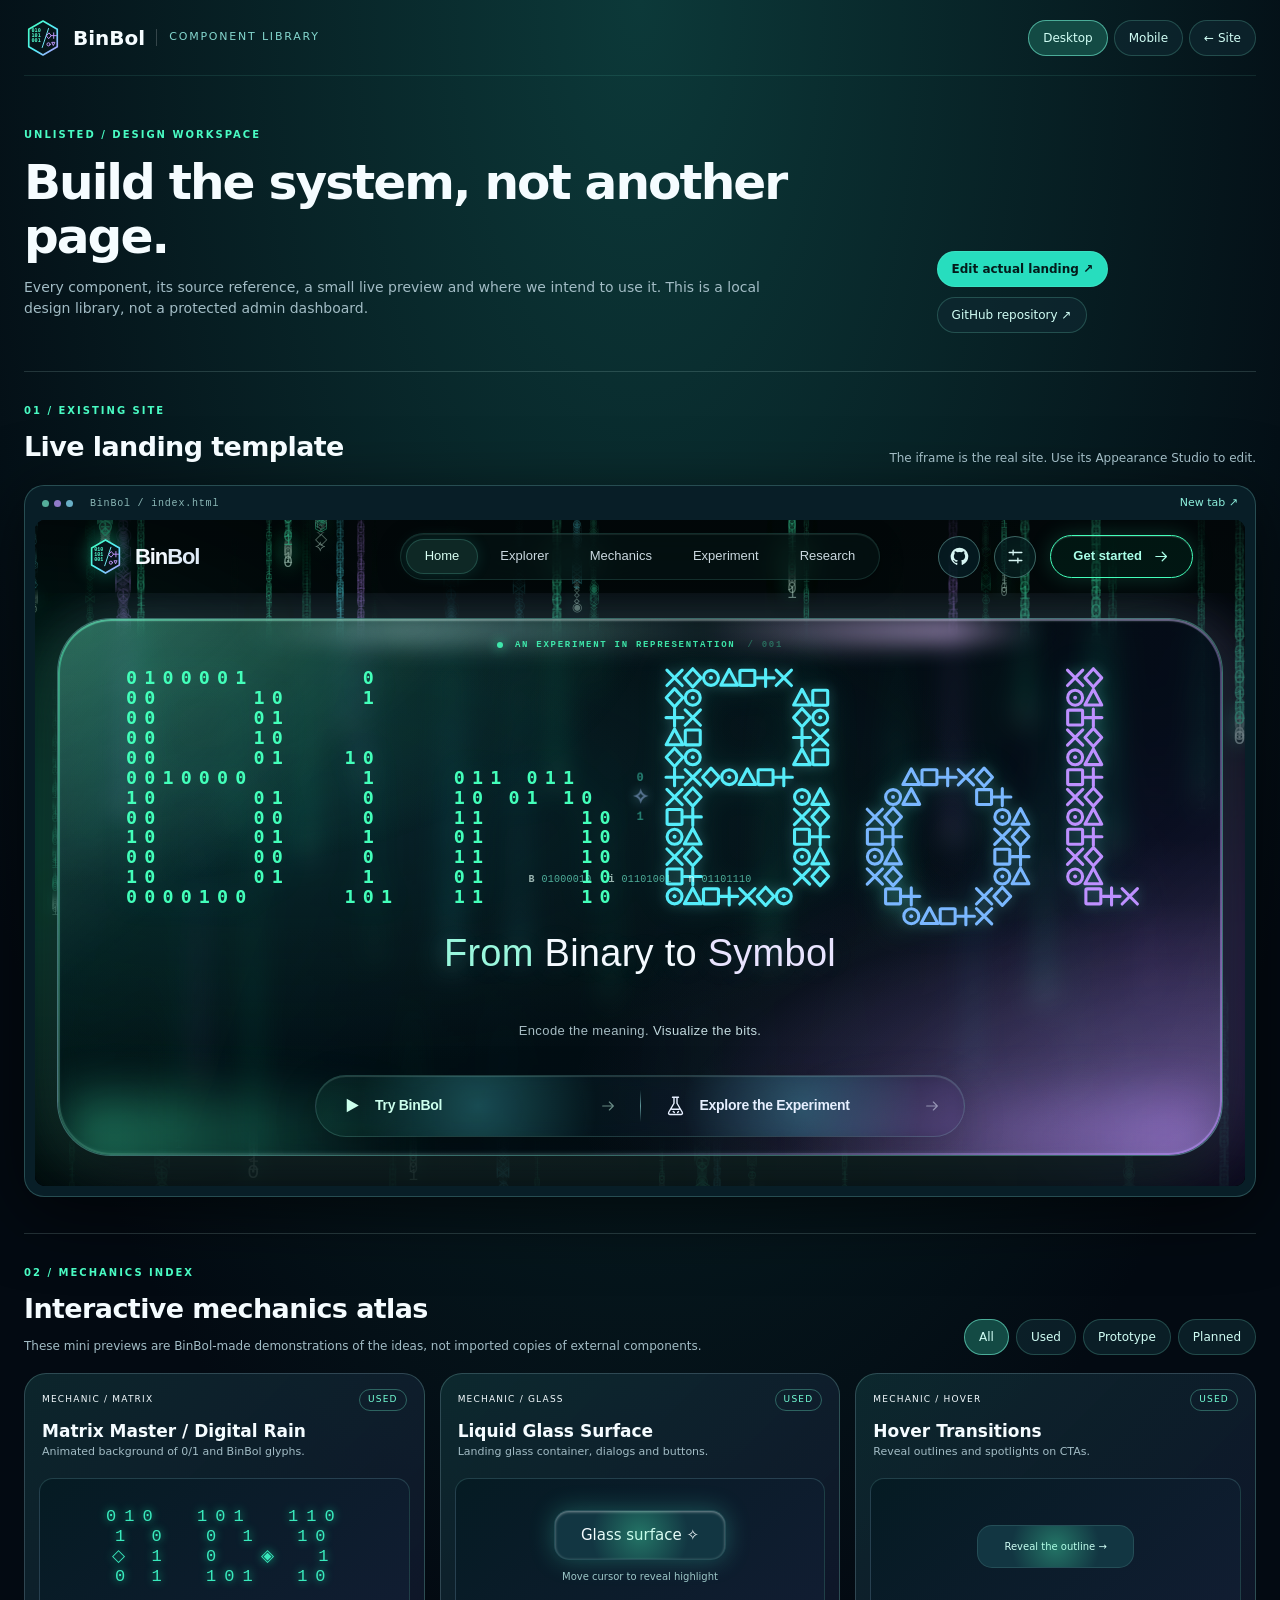
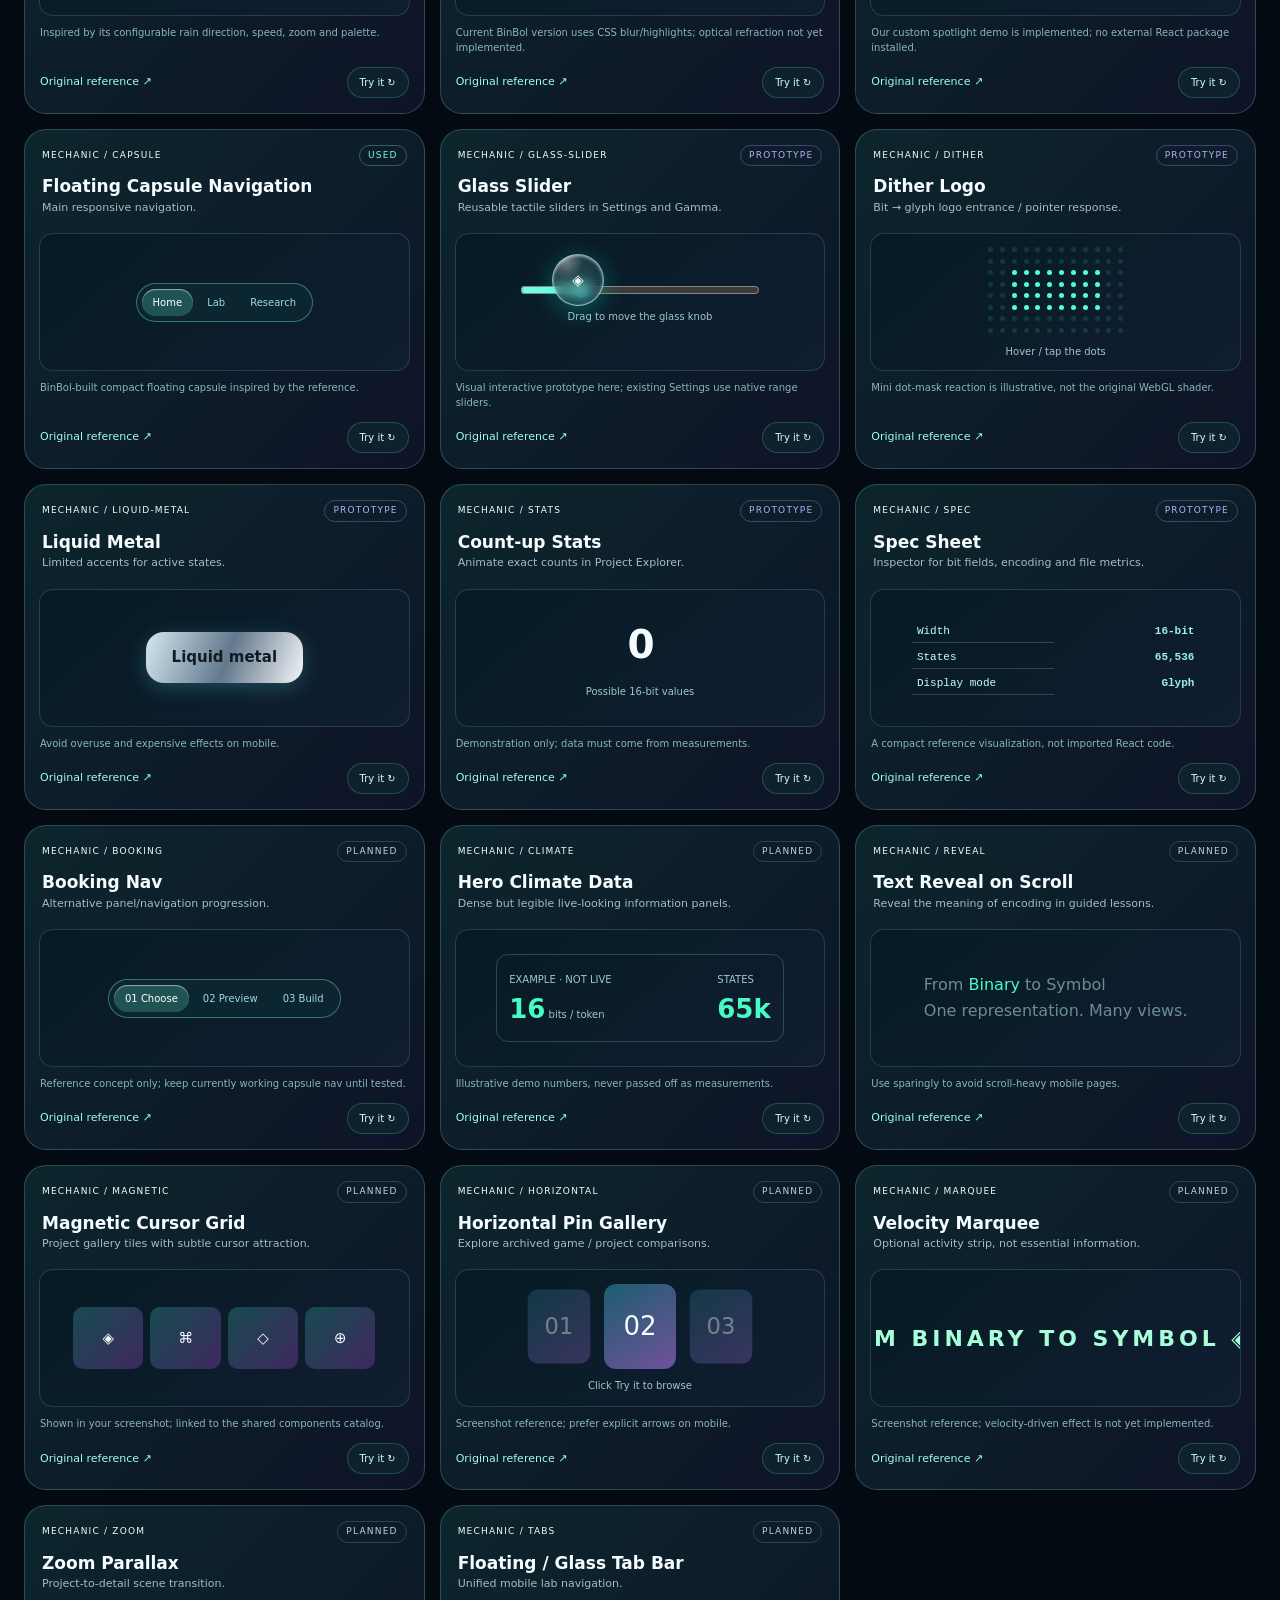
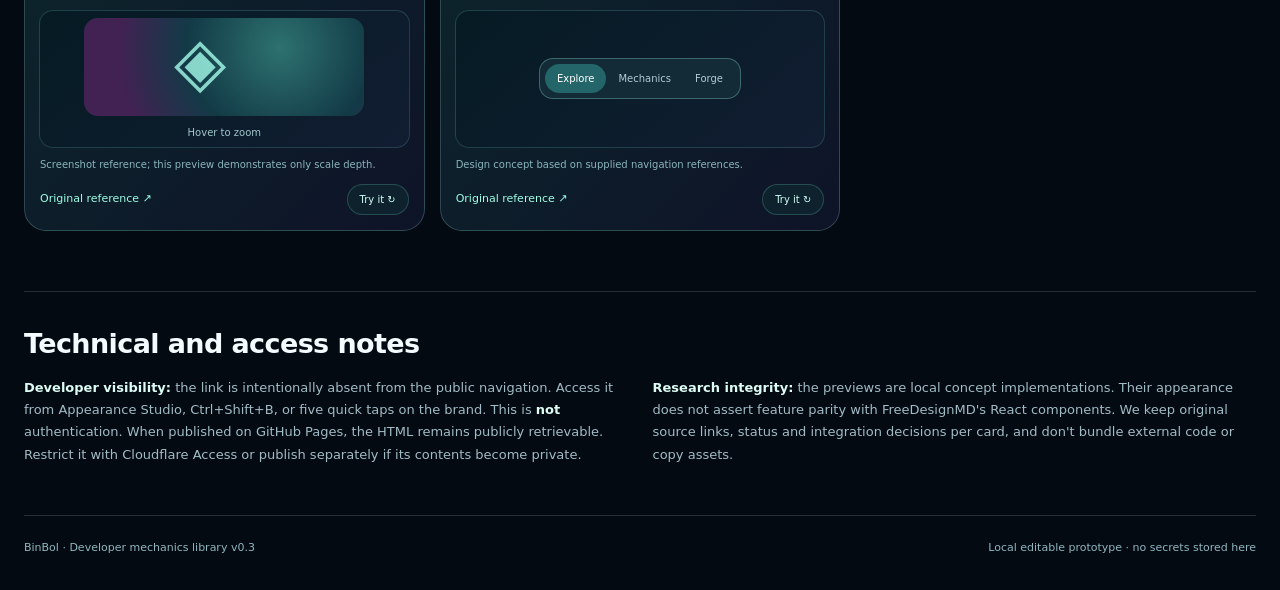
<file: dev.html>
<!doctype html><html lang="en"><head><meta charset="utf-8"><meta name="viewport" content="width=device-width,initial-scale=1,viewport-fit=cover"><meta name="theme-color" content="#041218"><title>BinBol Developer Library · unlisted</title><link rel="icon" href="assets/favicon.svg"><link rel="stylesheet" href="assets/dev.css"></head>
<body><div class="dev-wrap"><header class="dev-top"><a class="dev-logo" href="index.html"><img width="38" height="38" src="assets/favicon.svg" alt=""> <strong>BinBol</strong><span>Component Library</span></a><div class="dev-controls"><button id="preview-desktop" class="sel" type="button">Desktop</button><button id="preview-mobile" type="button">Mobile</button><a href="index.html">← Site</a></div></header>
<main><section class="dev-hero"><div><span class="overline">UNLISTED / DESIGN WORKSPACE</span><h1>Build the system, not another page.</h1><p>Every component, its source reference, a small live preview and where we intend to use it. This is a local design library, not a protected admin dashboard.</p></div><div class="dev-hero-actions"><button type="button" id="open-appearance">Edit actual landing ↗</button><a href="https://github.com/DorManDel/Binbol" target="_blank" rel="noopener noreferrer">GitHub repository ↗</a></div></section>
<section class="preview-section"><div class="preview-head"><div><span class="overline">01 / EXISTING SITE</span><h2>Live landing template</h2></div><span class="hint">The iframe is the real site. Use its Appearance Studio to edit.</span></div><div class="preview-chrome" id="preview-chrome"><div class="chrome-top"><i></i><i></i><i></i><span>BinBol / index.html</span><a href="index.html" target="_blank" rel="noopener noreferrer">New tab ↗</a></div><iframe id="site-preview" src="index.html" title="Live landing preview"></iframe></div></section>
<section class="catalog-section" id="catalog"><div class="catalog-head"><div><span class="overline">02 / MECHANICS INDEX</span><h2>Interactive mechanics atlas</h2><p>These mini previews are BinBol-made demonstrations of the ideas, not imported copies of external components.</p></div><div class="filters" role="group" aria-label="Filter mechanics"><button class="sel" data-filter="all">All</button><button data-filter="used">Used</button><button data-filter="prototype">Prototype</button><button data-filter="planned">Planned</button></div></div><div class="catalog-grid" id="catalog-grid"></div></section>
<section class="notes"><h2>Technical and access notes</h2><div class="note-columns"><p><strong>Developer visibility:</strong> the link is intentionally absent from the public navigation. Access it from Appearance Studio, Ctrl+Shift+B, or five quick taps on the brand. This is <strong>not</strong> authentication. When published on GitHub Pages, the HTML remains publicly retrievable. Restrict it with Cloudflare Access or publish separately if its contents become private.</p><p><strong>Research integrity:</strong> the previews are local concept implementations. Their appearance does not assert feature parity with FreeDesignMD's React components. We keep original source links, status and integration decisions per card, and don't bundle external code or copy assets.</p></div></section></main><footer class="dev-footer">BinBol · Developer mechanics library v0.3 <span>Local editable prototype · no secrets stored here</span></footer></div><script src="assets/dev.js" defer></script></body></html>
</file>
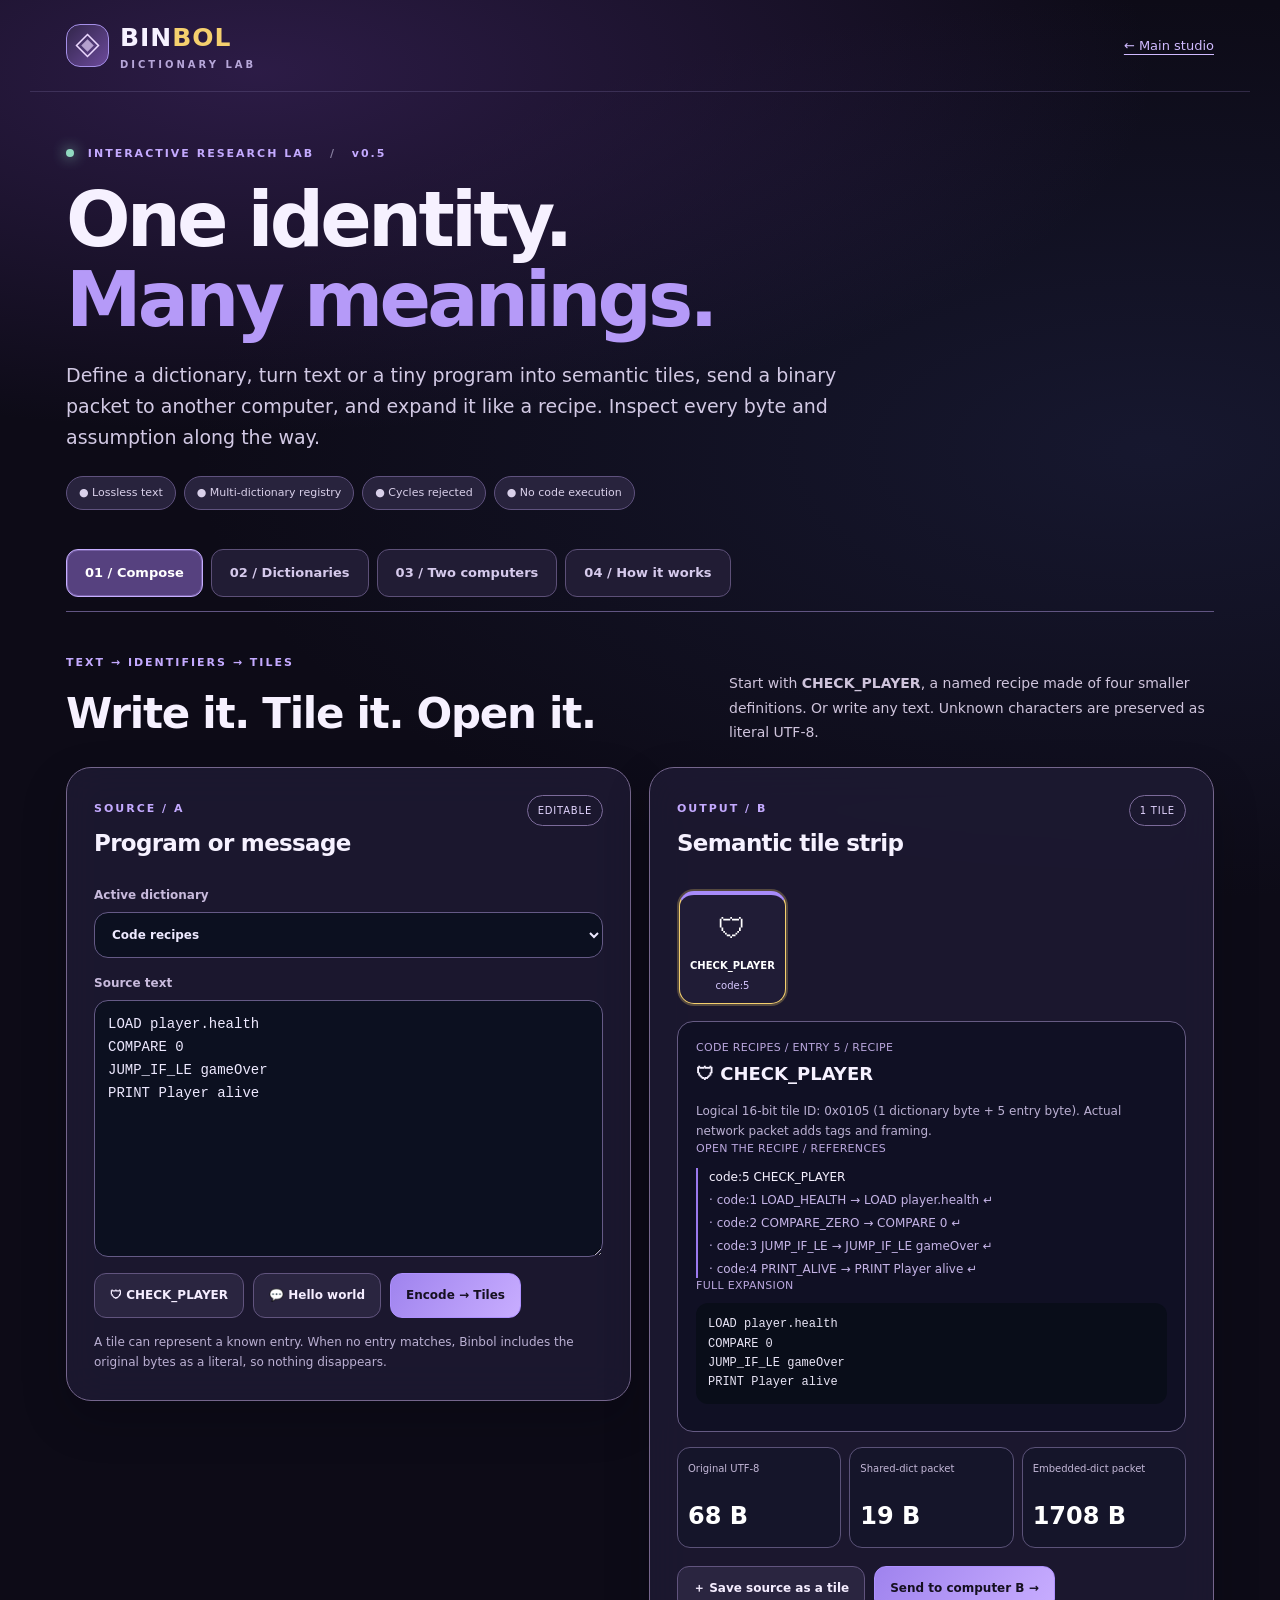
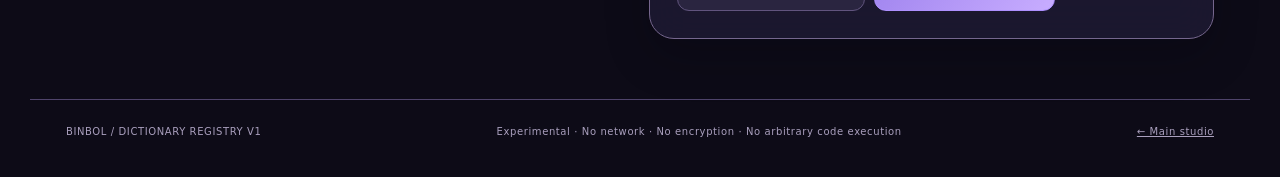
<file: dictionary-lab.html>
<!doctype html>
<html lang="en">
<head>
<meta charset="utf-8"><meta name="viewport" content="width=device-width,initial-scale=1,viewport-fit=cover">
<meta name="theme-color" content="#100d1e"><meta name="description" content="Binbol Dictionary Registry: compose, encode, inspect, share and decode semantic tiles.">
<title>Dictionary Lab — Binbol</title>
<link rel="stylesheet" href="dictionary-lab.css">
</head>
<body>
<div class="atmosphere" aria-hidden="true"></div>
<header class="masthead shell">
<a class="brand" href="index.html" title="Offline demo"><span class="brand-symbol" aria-hidden="true"><svg viewBox="0 0 48 48" fill="none"><path d="M24 3 45 24 24 45 3 24 24 3Z" stroke="currentColor" stroke-width="3"/><path d="M24 12 36 24 24 36 12 24 24 12Z" fill="currentColor" opacity=".65"/></svg></span><span>BIN<span class="gold">BOL</span><small>DICTIONARY LAB</small></span></a>
<a href="index.html" class="back-link">← Main studio</a>
</header>
<main class="shell">
<section class="hero"><div class="overline"><span class="pulse"></span> INTERACTIVE RESEARCH LAB <span class="dotsep">/</span> v0.5</div>
<h1>One identity.<br><em>Many meanings.</em></h1>
<p>Define a dictionary, turn text or a tiny program into semantic tiles, send a binary packet to another computer, and expand it like a recipe. Inspect every byte and assumption along the way.</p>
<div class="pill-row"><span>● Lossless text</span><span>● Multi-dictionary registry</span><span>● Cycles rejected</span><span>● No code execution</span></div>
</section>
<nav class="tabs" aria-label="Lab pages">
<button type="button" data-tab="compose" class="tab active" aria-selected="true">01 / Compose</button>
<button type="button" data-tab="registry" class="tab" aria-selected="false">02 / Dictionaries</button>
<button type="button" data-tab="transport" class="tab" aria-selected="false">03 / Two computers</button>
<button type="button" data-tab="pipeline" class="tab" aria-selected="false">04 / How it works</button>
</nav>
<section class="page active" data-page="compose" aria-label="Compose and encode">
 <div class="section-intro"><div><span class="overline">TEXT → IDENTIFIERS → TILES</span><h2>Write it. Tile it. Open it.</h2></div><p>Start with <strong>CHECK_PLAYER</strong>, a named recipe made of four smaller definitions. Or write any text. Unknown characters are preserved as literal UTF-8.</p></div>
 <div class="cols">
  <article class="panel"><div class="panel-header"><div><span class="eyebrow">SOURCE / A</span><h3>Program or message</h3></div><span class="tag">EDITABLE</span></div>
   <label class="field">Active dictionary<select id="active-dictionary"></select></label>
   <label class="field">Source text<textarea id="source" rows="10" spellcheck="false" dir="auto"></textarea></label>
   <div class="buttons wrap-buttons"><button class="button secondary" id="preset-check">🛡 CHECK_PLAYER</button><button class="button secondary" id="preset-hello">💬 Hello world</button><button class="button primary" id="encode">Encode → Tiles</button></div>
   <p class="hint">A tile can represent a known entry. When no entry matches, Binbol includes the original bytes as a literal, so nothing disappears.</p>
  </article>
  <article class="panel"><div class="panel-header"><div><span class="eyebrow">OUTPUT / B</span><h3>Semantic tile strip</h3></div><span class="tag" id="tile-count">0 TILES</span></div>
   <div id="tiles" class="tile-strip" aria-label="Encoded tiles"></div>
   <div class="inspector" id="inspector"><div class="inspector-placeholder">Tap a tile to inspect its dictionary, ID and full expansion.</div></div>
   <div class="mini-stats"><div><small>Original UTF-8</small><strong id="raw-count">—</strong></div><div><small>Shared-dict packet</small><strong id="shared-count">—</strong></div><div><small>Embedded-dict packet</small><strong id="embedded-count">—</strong></div></div>
   <div class="buttons"><button class="button secondary" id="save-as-entry">＋ Save source as a tile</button><button class="button primary" id="go-transport">Send to computer B →</button></div>
  </article>
 </div>
</section>
<section class="page" data-page="registry" aria-label="Dictionary registry and editor">
 <div class="section-intro"><div><span class="overline">MASTER REGISTRY → DICTIONARIES → ENTRIES</span><h2>Recipes made of recipes.</h2></div><p>Choose a dictionary, create a text definition or compose an existing set of entries. Each entry has a stable numeric ID and a glyph for display.</p></div>
 <div class="cols">
  <article class="panel"><div class="panel-header"><div><span class="eyebrow">REGISTRY EDITOR</span><h3>Create an entry</h3></div><span class="tag">NO EVAL</span></div>
   <label class="field">Dictionary<select id="edit-dictionary"></select></label>
   <div class="form-grid"><label class="field">Name<input id="entry-name" maxlength="64" value="MY_MESSAGE" spellcheck="false"></label><label class="field">Symbol / tile<input id="entry-glyph" maxlength="16" value="💠" spellcheck="false"></label></div>
   <label class="field">Entry type<select id="entry-kind"><option value="text">Text / code expansion</option><option value="recipe">Recipe — reference other entries</option></select></label>
   <label class="field" id="text-wrap">Text to expand<textarea id="entry-text" rows="5" spellcheck="false">Hello Binbol!</textarea></label>
   <label class="field hidden" id="refs-wrap">References (comma-separated)<textarea id="entry-refs" rows="4" spellcheck="false">code:1, code:2, code:3, code:4</textarea><small>For example: code:1, code:2, testing:1</small></label>
   <div class="buttons"><button id="add-entry" class="button primary">＋ Add to registry</button><button id="test-cycle" class="button secondary">Test circular reference</button></div>
   <div id="editor-alert" class="notification" role="status" aria-live="polite">Built-in entries and custom definitions use the same decoder. References must exist and form an acyclic graph.</div>
   <div class="buttons"><button id="export-registry" class="button secondary">↓ Export registry JSON</button><label class="button secondary file-button">↑ Import JSON<input id="import-registry" type="file" accept=".json,application/json"></label><button id="reset-registry" class="button subtle">Reset</button></div>
  </article>
  <article class="panel"><div class="panel-header"><div><span class="eyebrow">DICTIONARY CONTENT</span><h3 id="registry-heading">Code recipes</h3></div><span id="registry-hash" class="tag">—</span></div>
   <div id="dictionary-entries" class="entry-list"></div>
   <p class="hint">Click an entry to expand it. A registry fingerprint catches accidental mismatches, but is not a cryptographic signature.</p>
  </article>
 </div>
</section>
<section class="page" data-page="transport" aria-label="Two-computer transfer">
 <div class="section-intro"><div><span class="overline">COMPUTER A → PACKET → COMPUTER B</span><h2>Share meaning with a known dictionary.</h2></div><p>Transfer the Base64 packet text or a binary file between devices. The receiver must have the identical registry, unless the dictionary is embedded in the packet.</p></div>
 <div class="cols">
  <article class="panel"><div class="panel-header"><div><span class="eyebrow">COMPUTER A / SENDER</span><h3>Create a binary packet</h3></div><span class="tag">BND1</span></div>
   <label class="field">Transfer mode<select id="transport-mode"><option value="shared">Shared dictionary — receiver has registry</option><option value="embedded">Embedded dictionary — send definitions too</option></select></label>
   <label class="field">ID packing strategy<select id="strategy"><option value="auto">Auto: choose smaller payload</option><option value="flat">Flat: every ID contains its dictionary ID</option><option value="context">Context: switch dictionary when needed</option></select></label>
   <div class="buttons"><button id="packet-build" class="button primary">Encode packet</button><button id="packet-copy" class="button secondary">Copy packet</button><button id="packet-save" class="button secondary">↓ .bndr file</button></div>
   <label class="field">Packet text (Base64 transport envelope)<textarea rows="6" spellcheck="false" readonly id="packet-text" dir="ltr"></textarea></label>
   <div class="mini-stats"><div><small>Binary on wire</small><strong id="packet-size">—</strong></div><div><small>Payload only</small><strong id="payload-size">—</strong></div><div><small>Full dictionary</small><strong id="registry-size">—</strong></div></div>
   <p class="hint">Base64 is for easy copying. Its text is usually larger than the underlying binary packet. Packet bytes include protocol framing and, when selected, dictionary data.</p>
  </article>
  <article class="panel"><div class="panel-header"><div><span class="eyebrow">COMPUTER B / RECEIVER</span><h3>Paste and decode</h3></div><span class="tag" id="receive-badge">READY</span></div>
   <label class="field">Received packet<textarea id="received-text" rows="6" spellcheck="false" placeholder="Paste a BND1:… packet from another computer" dir="ltr"></textarea></label>
   <div class="buttons"><button id="paste-sender" class="button secondary">↓ Use A's packet</button><button id="decode-packet" class="button primary">Decode on B</button><label class="button secondary file-button">↑ Open .bndr<input id="open-packet" type="file" accept=".bndr,application/octet-stream"></label><button id="wrong-registry" class="button secondary">Test mismatched registry</button></div>
   <label class="field">Reconstructed message<textarea id="received-output" rows="7" readonly dir="auto" spellcheck="false"></textarea></label>
   <div id="transfer-status" class="notification" role="status" aria-live="polite">This is local simulation: no live network connection and no encryption.</div>
   <p class="hint">Try Shared mode, then modify the registry and decode again. Embedded mode is self-contained but can be much larger.</p>
  </article>
 </div>
</section>
<section class="page" data-page="pipeline" aria-label="Conceptual and security pipelines">
 <div class="section-intro"><div><span class="overline">OPEN EACH LAYER</span><h2>Follow the bits.</h2></div><p>Click through the stages to see where dictionaries, RAM, decoding, execution and visual tiles fit. A renderer is not a substitute for an instruction interpreter.</p></div>
 <article class="panel pipeline-panel"><div class="flow-track" id="flow-track">
  <button type="button" data-step="0" class="flow-step on"><span>01</span><b>Source</b></button><button type="button" data-step="1" class="flow-step"><span>02</span><b>Dictionary</b></button><button type="button" data-step="2" class="flow-step"><span>03</span><b>Binary file</b></button><button type="button" data-step="3" class="flow-step"><span>04</span><b>RAM / Decode</b></button><button type="button" data-step="4" class="flow-step"><span>05</span><b>Meaning / Tile</b></button>
 </div><div class="flow-details"><span class="overline" id="flow-label">STEP 1 / 5</span><h3 id="flow-title">Source: the original message</h3><p id="flow-description">We begin with ordinary text or a tiny program. Nothing is compressed yet.</p><pre id="flow-data">LOAD player.health</pre></div>
 <div class="buttons flow-actions"><button id="step-back" class="button secondary">← Previous</button><button id="step-next" class="button primary">Next →</button><button id="step-play" class="button secondary">▶ Play</button></div>
 </article>
 <div class="section-intro spacer-top"><div><span class="overline">SECURITY BOUNDARY</span><h2>Encoding is not encryption.</h2></div><p>Dictionary secrecy might disguise text, but the protocol needs standard authenticated encryption to protect real conversations.</p></div>
 <div class="security-track"><div>Source text</div><span>→</span><div>Registry / codec</div><span>→</span><div class="secure">Authenticated encryption<br><small>separate, not implemented</small></div><span>→</span><div>Network</div><span>→</span><div>Verify · decode</div></div>
 <div class="caution"><strong>Research caveat:</strong> the prototype uses a 32-bit, non-cryptographic registry checksum for mismatch detection, not authentication. Never rely on this packet format for confidentiality. Compressing secrets together with attacker-controlled text can leak information via message lengths.</div>
 <div class="section-intro spacer-top"><div><span class="overline">WHAT TO TEST NEXT</span><h2>Do we actually win?</h2></div></div>
 <div class="metrics-roadmap"><div><b>Storage</b><p>Compare complete packet size, including shared-dictionary distribution when relevant.</p></div><div><b>Speed</b><p>Measure real encode/decode latency across many iterations and devices.</p></div><div><b>Reliability</b><p>Test Unicode, invalid packets, version mismatch, loops and nested recipes.</p></div><div><b>Readability</b><p>Check whether people understand tiles faster than source code.</p></div></div>
 </section>
</main>
<footer class="shell footer"><span>BINBOL / DICTIONARY REGISTRY V1</span><span>Experimental · No network · No encryption · No arbitrary code execution</span><a href="index.html">← Main studio</a></footer>
<script src="dictionary-registry-core.js"></script>
<script src="dictionary-lab.js"></script>
</body>
</html>
</file>
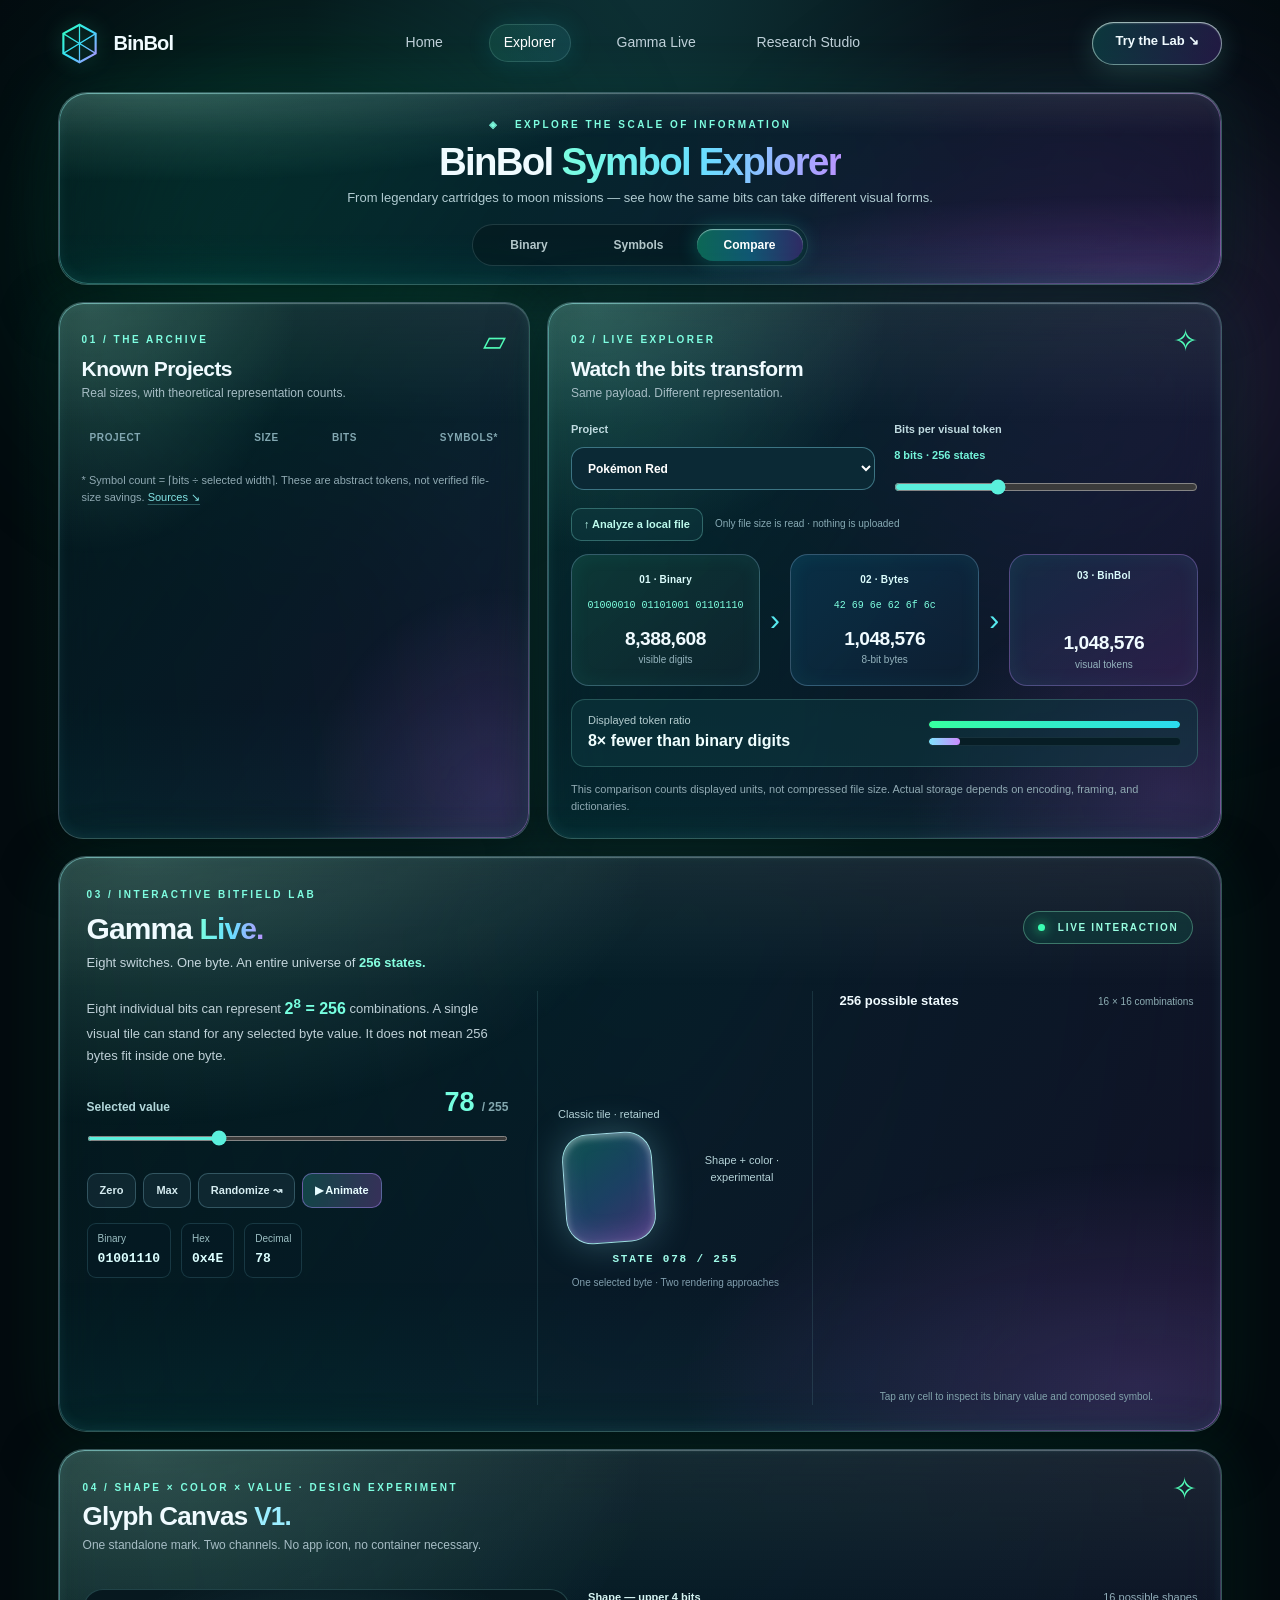
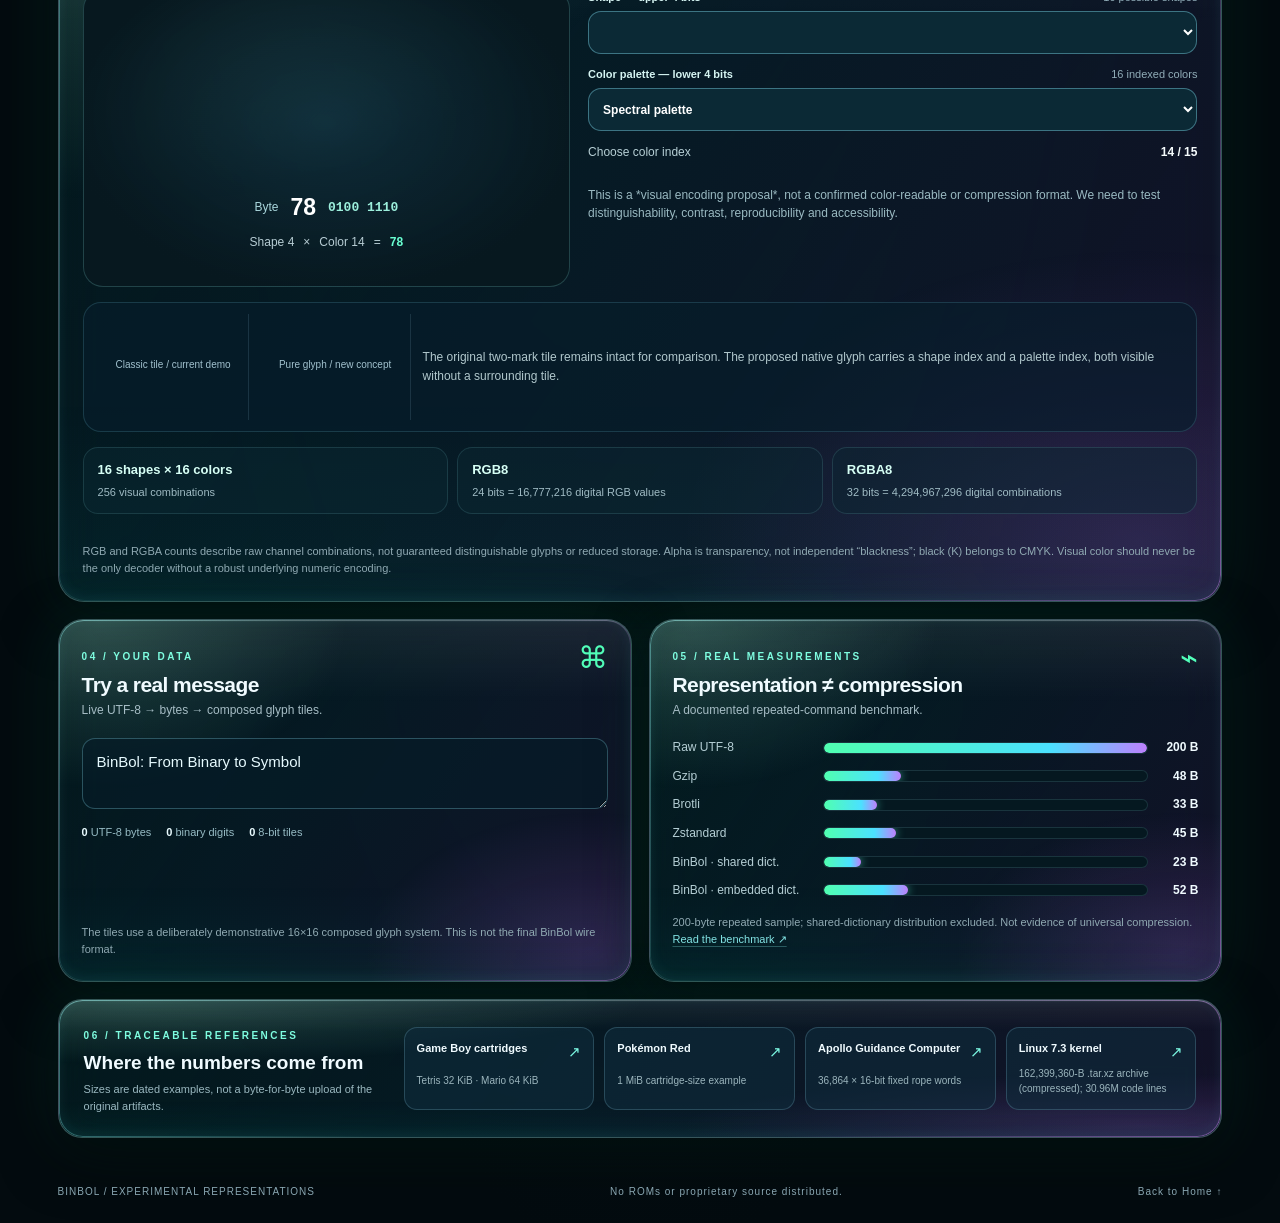
<file: explorer.html>
<!doctype html>
<html lang="en">
<head>
  <meta charset="utf-8">
  <meta name="viewport" content="width=device-width, initial-scale=1, viewport-fit=cover">
  <meta name="theme-color" content="#030d10">
  <meta name="description" content="BinBol Symbol Explorer — compare historical projects in binary and visual symbols. Experiment with every one of the 256 possible 8-bit states.">
  <title>Symbol Explorer — BinBol</title>
  <link rel="icon" href="[data-uri]" type="image/svg+xml">
  <style>
:root{color-scheme:dark;--bg:#030c10;--surface:rgba(11,31,39,.62);--line:rgba(138,236,239,.16);--light:#f0fbff;--muted:#9db4c2;--mint:#52ffba;--cyan:#5ce9f8;--violet:#c28cff;--radius:30px;--shadow:0 20px 80px #0009}*{box-sizing:border-box}html{scroll-behavior:smooth;scroll-padding-top:100px}body{margin:0;min-width:320px;background:radial-gradient(ellipse at 50% -20%,#103b3f 0%,#061318 39%,#030b0f 72%);color:var(--light);font:15px/1.55 Inter,ui-sans-serif,-apple-system,BlinkMacSystemFont,"Segoe UI",sans-serif;overflow-x:hidden}button,input,select,textarea{font:inherit}button{cursor:pointer}a{color:inherit;text-decoration:none}button:focus-visible,a:focus-visible,input:focus-visible,select:focus-visible,textarea:focus-visible{outline:2px solid #75f3fd;outline-offset:4px}::selection{background:#45dfc67a;color:white}h1,h2,h3,p{margin:0}#symbol-rain{position:fixed;inset:0;width:100%;height:100%;z-index:-2;opacity:.84;pointer-events:none}.aurora{position:fixed;z-index:-1;pointer-events:none;border-radius:50%;filter:blur(105px);opacity:.2}.aurora-a{top:5%;left:5%;background:#08b878;width:460px;height:400px}.aurora-b{right:-7%;top:12%;background:#8654c2;width:540px;height:500px}.site-shell{max-width:1640px;margin:auto;min-height:100dvh;display:flex;flex-direction:column;padding:0 clamp(18px,4.5vw,75px);position:relative}.site-header{display:flex;align-items:center;gap:24px;justify-content:space-between;min-height:86px;z-index:10}.brand{display:inline-flex;align-items:center;gap:13px;font-size:clamp(20px,1.5vw,26px);font-weight:760;letter-spacing:-.8px;white-space:nowrap}.brand-crystal{width:43px;height:43px;display:inline-grid;place-items:center;filter:drop-shadow(0 0 10px #4affc85b)}.brand-crystal svg{width:100%;height:100%}.primary-nav{display:flex;align-items:center;gap:clamp(8px,2.4vw,43px)}.primary-nav a{font-size:14px;color:#bfd0d9;padding:8px 15px;border-radius:99px;transition:background .25s,color .25s}.primary-nav a:hover,.primary-nav a.active{color:white;background:linear-gradient(110deg,rgba(64,253,185,.12),rgba(72,203,245,.13));box-shadow:inset 0 0 0 1px #b6ffef25,0 0 24px #19dcdf21}.glass-button{padding:9px 23px;min-height:43px;border-radius:99px;background:linear-gradient(105deg,#0d4c4eaa,#2f1e58b0);box-shadow:inset 0 1px 2px #ffffff7a,inset 0 0 0 1px #cefff073,0 5px 28px #75f4e630;font-weight:700;font-size:13px;white-space:nowrap;transition:transform .25s,box-shadow .25s}.glass-button:hover{transform:translateY(-2px);box-shadow:inset 0 0 0 1px #adffe5,0 10px 40px #75f4e650}.home-main{flex:1;display:flex;flex-direction:column;justify-content:center;gap:35px;max-width:1370px;width:100%;margin:auto;padding:29px 0 30px}.liquid-panel{isolation:isolate;position:relative;background:linear-gradient(125deg,rgba(8,57,58,.31),rgba(7,31,42,.7) 40%,rgba(35,24,62,.53));border:1px solid rgba(184,255,245,.27);box-shadow:inset 0 1px 1px #e6ffff50,inset 0 -2px 14px #6ceefb15,0 18px 56px #0008,0 0 65px #23fbc21b;backdrop-filter:blur(22px) saturate(1.35);-webkit-backdrop-filter:blur(22px) saturate(1.35);overflow:hidden}.liquid-panel:before{content:"";pointer-events:none;position:absolute;inset:0;border-radius:inherit;z-index:-1;background:radial-gradient(ellipse at 7% 1%,#a1ffdf30,transparent 33%),radial-gradient(ellipse at 93% 92%,#bd70ff29,transparent 30%),linear-gradient(180deg,#ffffff12,transparent 23%,transparent 73%,#0cf5d40b)}.liquid-panel:after{content:"";pointer-events:none;position:absolute;inset:0;border-radius:inherit;border:1px solid transparent;background:linear-gradient(115deg,#8ffffc88,transparent 32%,transparent 64%,#dc8dff9a) border-box;-webkit-mask:linear-gradient(#fff 0 0) padding-box,linear-gradient(#fff 0 0);-webkit-mask-composite:xor;mask-composite:exclude;opacity:.7}.hero-glass{border-radius:clamp(27px,4.3vw,64px);padding:53px 7% 56px;text-align:center;min-height:465px;display:flex;flex-direction:column;align-items:center;justify-content:center;box-shadow:inset 0 2px 3px #ffffff85,inset 0 -3px 12px #60f5ff3d,0 20px 62px #000b,0 0 55px #13ffc336}.hero-topline{font-size:10px;letter-spacing:4px;font-weight:780;color:#adf5ea;display:flex;align-items:center;gap:14px;margin-bottom:24px;opacity:.82}.tiny-spark{color:#ae91ff;font-size:18px}.hero-mark{display:flex;align-items:center;justify-content:center;gap:clamp(7px,2vw,34px);width:100%;height:181px;max-width:1060px}.binary-word{display:flex;align-items:center;gap:7px;height:160px;filter:drop-shadow(0 0 8px #26f2bd70)}.binary-letter{display:grid;grid-auto-rows:1fr;gap:0;line-height:1;min-width:0;align-content:center}.binary-letter span{font:900 clamp(8px,.95vw,14px)/1.05 ui-monospace,SFMono-Regular,Consolas,monospace;display:block;white-space:pre;color:#60ffcf;text-shadow:0 0 10px #4bffc58f;letter-spacing:.05em}.symbol-word{width:min(45%,490px);height:172px;display:grid;place-items:center;filter:drop-shadow(0 0 17px #946efd50)}.glyph-logo{width:100%;height:100%;overflow:visible}.hero-subtitle{font-size:clamp(26px,3.1vw,47px);letter-spacing:.2px;font-weight:320;line-height:1.18;color:#e3fbff;text-shadow:0 4px 35px #5effbf3d}.hero-lead{font-size:14px;margin:13px 0 27px;color:#b6cccf}.hero-lead span{color:#73f8d7}.hero-actions{display:flex;justify-content:center;flex-wrap:wrap;gap:16px}.button{display:inline-flex;min-width:220px;align-items:center;justify-content:center;gap:13px;border-radius:99px;min-height:52px;padding:12px 22px;font-weight:760;font-size:15px;transition:transform .25s,filter .25s,box-shadow .25s}.button:hover{transform:translateY(-3px);filter:brightness(1.11)}.button-primary{background:linear-gradient(100deg,#4fff9c,#13dfd5 70%,#32bce9);color:#062528;box-shadow:inset 0 1px 2px #ffffffd4,0 8px 36px #19efa65d}.button-primary span{font-size:11px}.button-secondary{background:linear-gradient(110deg,#062b367c,#202c50a3);border:1px solid #98dfea89;box-shadow:inset 0 2px 5px #c7fbfb26;color:#ecfbff}.button-glyph{font-size:24px;color:#79f4e9}.glass-corner{position:absolute;pointer-events:none;width:200px;height:200px;border-radius:50%;filter:blur(31px);opacity:.22}.corner-1{background:#06ffaa;bottom:-165px;left:1%}.corner-2{background:#b67eff;top:-176px;right:-2%}.feature-row{display:grid;grid-template-columns:repeat(3,minmax(0,1fr));gap:23px}.feature-card{min-height:119px;display:flex;align-items:center;gap:21px;padding:22px 24px;border-radius:23px;transition:transform .25s,background .25s;box-shadow:inset 0 1px 1px #ffffff3f,0 10px 35px #0007}.feature-card:hover{transform:translateY(-4px);background:linear-gradient(120deg,#114744ba,#1a2547c5)}.feature-icon{font-size:45px;line-height:1;width:58px;text-align:center;flex:none;font-weight:200}.mint{color:var(--mint)}.cyan{color:var(--cyan)}.violet{color:var(--violet)}.feature-card strong{font-size:16px;display:block;margin-bottom:4px}.feature-card small{font-size:12px;color:#b2c6c9;display:block;line-height:1.5}.feature-arrow{margin-left:auto;align-self:flex-start;font-size:16px;color:#b0cacc;opacity:.5}.site-footer{max-width:1370px;width:100%;margin:0 auto;display:flex;gap:16px;justify-content:space-between;align-items:center;padding:15px 0 27px;font-size:10px;letter-spacing:1px;color:#89a6b1;position:relative;z-index:1}.site-footer a:hover{color:var(--mint)}.liquid-wave{position:fixed;pointer-events:none;z-index:-1;bottom:-100px;left:-10%;width:120%;height:160px;opacity:.9;filter:blur(.2px)}.liquid-wave span{position:absolute;width:100%;height:155px;border-top:2px solid #4cffe89c;border-radius:50% 55% 0 0;transform:rotate(-2deg);box-shadow:0 -6px 35px #36e6ff36}.liquid-wave span:nth-child(2){bottom:30px;border-color:#bf81ff93;transform:rotate(3deg);width:60%;left:40%;opacity:.6}.liquid-wave span:nth-child(3){bottom:-20px;left:-15%;width:80%;border-color:#28ff9c80;transform:rotate(2deg)}.sr-only{position:absolute;width:1px;height:1px;overflow:hidden;clip:rect(0,0,0,0);white-space:nowrap;clip-path:inset(50%)}
/* Explorer */
.explorer-main{flex:1;width:100%;max-width:1510px;margin:6px auto 40px;display:flex;flex-direction:column;gap:17px}.explorer-heading{width:100%;border-radius:29px;min-height:172px;padding:24px 30px 18px;text-align:center}.eyebrow,.section-overline{font-weight:760;font-size:10px;letter-spacing:2.5px;color:#7efde0}.explorer-heading h1{font-size:clamp(30px,3vw,44px);letter-spacing:-1.7px;line-height:1.15;margin:7px 0 4px}.explorer-heading h1 em,.gamma-heading h2 em{font-style:normal;background:linear-gradient(95deg,#7bffe0,#68dfff,#ba93ff);color:transparent;background-clip:text}.explorer-heading p{font-size:13px;color:#b0cbd1}.mode-switch{display:flex;gap:6px;justify-content:center;margin:16px auto 0;background:#05171d8a;width:max-content;border:1px solid #b0e1e328;padding:4px;border-radius:999px}.mode-button{background:transparent;color:#b3c7ca;border:0;border-radius:999px;padding:7px 27px;font-size:12px;font-weight:700;min-width:103px}.mode-button.active{background:linear-gradient(90deg,#13b8887c,#1b9ccc75,#5a3aa779);color:white;box-shadow:inset 0 1px 1px #dbfff78c,0 0 20px #1de6cb47}.explorer-topgrid{display:grid;grid-template-columns:1fr 1.43fr;gap:17px;align-items:stretch}.lab-panel{border-radius:25px;padding:23px;min-width:0}.panel-head{display:flex;justify-content:space-between;align-items:flex-start;margin-bottom:19px;gap:10px}.panel-head h2{font-size:21px;line-height:1.2;letter-spacing:-.6px;margin:6px 0 3px}.panel-head p{color:#a6bdc5;font-size:12px}.panel-icon{color:var(--mint);font-size:30px;line-height:1}.project-table-wrap{overflow-x:auto}.project-table{border-collapse:separate;border-spacing:0 9px;width:100%;font-variant-numeric:tabular-nums}.project-table th{color:#83a8b2;font-size:10px;text-transform:uppercase;letter-spacing:.6px;text-align:right;font-weight:650;white-space:nowrap;padding:0 8px 3px}.project-table th:first-child{text-align:left}.project-table tr td{background:linear-gradient(90deg,#10433f67,#12343f66 50%,#44346365);padding:12px 8px;font-size:12px;border-top:1px solid #98fff41f;border-bottom:1px solid #98fff41f;white-space:nowrap;text-align:right}.project-table td:first-child{text-align:left;border-radius:13px 0 0 13px}.project-table td:last-child{border-radius:0 13px 13px 0}.project-table tbody tr{cursor:pointer;transition:filter .2s}.project-table tbody tr:hover,.project-table tbody tr.selected{filter:brightness(1.3)}.project-table tbody tr.selected td{background:linear-gradient(90deg,#0b745c99,#175d7388,#58417a9c);border-color:#75ffcc66}.project-name{display:flex;align-items:center;gap:9px}.project-emoji{width:26px;height:26px;font-size:19px;display:grid;place-items:center}.project-name b{font-weight:700}.project-table .not-available{color:#7593a2;font-size:10px}.panel-footnote{color:#90aab3;font-size:11px;line-height:1.55;margin-top:14px}.panel-footnote a{color:#83e4e5;text-decoration:underline;text-decoration-color:#83e4e54e;text-underline-offset:3px}.panel-footnote a:hover{color:white}.explorer-controls{display:grid;grid-template-columns:1fr 1fr;gap:19px;margin:5px 0 16px}.field-label{display:flex;flex-direction:column;gap:9px;font-size:11px;color:#bfdae0;font-weight:700}.field-label select{appearance:auto;background:#0b2935;color:white;border:1px solid #81daec6c;border-radius:13px;padding:10px 12px;max-width:100%;width:100%;height:43px;font-size:12px}.width-field span{align-self:flex-start;color:#74f5db;font-size:11px}.width-field input{margin:5px 0 0;width:100%}input[type=range]{accent-color:#5aefdc;cursor:pointer}.file-upload{display:flex;gap:12px;align-items:center;flex-wrap:wrap;margin:-3px 0 13px}.file-upload-button{display:inline-flex;align-items:center;padding:7px 12px;font-size:11px;font-weight:760;color:#bdfbed;border-radius:10px;border:1px solid #86e8de4e;background:#103b4188;cursor:pointer}.file-upload-button:hover{background:#175b56}.file-upload input{position:absolute;width:1px;height:1px;opacity:.01}.file-upload input:focus-visible+.file-upload-button{outline:2px solid #72fcee}.file-upload span{font-size:10px;color:#88abb5;overflow-wrap:anywhere}.conversion-flow{display:grid;grid-template-columns:minmax(0,1fr) 14px minmax(0,1fr) 14px minmax(0,1fr);align-items:stretch;gap:8px}.conversion-node{min-width:0;border-radius:18px;padding:13px 10px;min-height:130px;display:flex;flex-direction:column;align-items:center;justify-content:center;text-align:center;border:1px solid #9edaff45;background:linear-gradient(140deg,#1549408c,#102631b5);box-shadow:inset 0 0 20px #22e9cc13}.byte-node{background:linear-gradient(140deg,#0b3a57a3,#102136a8)}.symbol-node{background:linear-gradient(140deg,#193451a3,#31204dbe);border-color:#ba9aff55}.conversion-label{font-size:10px;color:#dcfdfd;font-weight:800;margin-bottom:9px;letter-spacing:.2px}.conversion-example{white-space:nowrap;overflow:hidden;max-width:100%;text-overflow:ellipsis;font:10px ui-monospace,SFMono-Regular,Consolas,monospace;color:#7effe0;display:block;line-height:1.7;margin-bottom:12px}.conversion-node strong{font-size:clamp(14px,1.5vw,21px);letter-spacing:-.5px;line-height:1.4}.conversion-node small{font-size:10px;color:#95b4be}.flow-chevron{display:grid;place-items:center;color:#57e9ef;font-size:30px}.symbol-preview{display:flex;align-items:center;justify-content:center;min-height:30px;gap:2px;margin-bottom:8px;overflow:hidden;max-width:100%}.comparison-summary{margin-top:13px;border-radius:14px;background:#0e39408c;border:1px solid #97fdeb31;display:grid;grid-template-columns:1fr .78fr;gap:15px;align-items:center;padding:12px 16px}.comparison-summary span{font-size:11px;color:#b4cdd0;display:block}.comparison-summary strong{display:block;color:#f0ffff;font-size:16px}.comparison-bars{display:flex;flex-direction:column;gap:8px}.meter-track{height:9px;border-radius:20px;background:#071d25;border:1px solid #70a8bd25;overflow:hidden}.meter-fill{height:100%;border-radius:20px}.binary-fill{width:100%;background:linear-gradient(90deg,#37ff9f,#2bdbef)}.symbol-fill{width:12.5%;background:linear-gradient(90deg,#7ee4fd,#cc8aff);transition:width .32s ease}.mode-binary .byte-node,.mode-binary .symbol-node{opacity:.28}.mode-symbols .binary-node,.mode-symbols .byte-node{opacity:.28}
/* Gamma lab */
.gamma-panel{border-radius:28px;padding:24px 28px 26px;scroll-margin-top:25px}.gamma-heading{display:flex;justify-content:space-between;align-items:center;margin-bottom:18px;gap:12px}.gamma-heading h2{font-size:30px;letter-spacing:-.9px;margin:1px 0}.gamma-heading p{font-size:13px;color:#c4d6dd}.gamma-heading p strong{color:#86ffe0}.gamma-cta{border:1px solid #94ffcf56;border-radius:30px;background:#0e5c4b57;color:#98ffe1;font-size:10px;font-weight:800;letter-spacing:1.7px;padding:8px 14px;white-space:nowrap}.status-pulse{width:7px;height:7px;display:inline-block;border-radius:50%;background:#3afeb3;margin-right:8px;box-shadow:0 0 12px #2fff97;animation:pulse 2s infinite}@keyframes pulse{50%{opacity:.35;box-shadow:0 0 22px #2fff97}}.gamma-layout{display:grid;grid-template-columns:1.2fr .78fr 1fr;gap:26px;align-items:stretch}.gamma-left{min-width:0;padding-right:3px}.gamma-explanation{font-size:13px;line-height:1.75;color:#bdcfd6;max-width:480px;min-height:64px}.gamma-explanation strong{color:#77ffe0;font-size:16px}.gamma-explanation em{font-style:normal;color:#ecfeff}.range-header{display:flex;align-items:baseline;gap:7px;font-size:12px;font-weight:720;color:#b2d7da;margin-top:14px}.range-header output{margin-left:auto;font-size:27px;color:#75ffe0;font-weight:850;font-variant-numeric:tabular-nums}.range-header span{font-size:12px;color:#83a7ae}.gamma-left input[type=range]{width:100%;margin:9px 0 17px;height:5px}.gamma-bits{display:grid;grid-template-columns:repeat(8,minmax(0,1fr));gap:5px}.bit-button{min-width:0;min-height:43px;border-radius:9px;background:#102c37;border:1px solid #77e8ed45;color:#92cfd9;font:760 clamp(12px,1.4vw,19px) ui-monospace,Consolas,monospace;transition:background .15s,box-shadow .15s}.bit-button.on{background:linear-gradient(150deg,#0f845c,#156b82);border-color:#7bfbe3;box-shadow:0 0 16px #2fedbb23,inset 0 2px 4px #beffe938;color:#fff}.gamma-actions{display:flex;gap:7px;flex-wrap:wrap;margin:15px 0}.small-button{padding:8px 12px;border-radius:10px;border:1px solid #95d9ea43;background:#19343e88;color:#d5ecf0;font-size:11px;font-weight:740}.small-button:hover{background:#27576b9a}.small-button.accented{border-color:#a58af77a;background:linear-gradient(100deg,#175a59ad,#523c76a6);color:#e8fdff}.gamma-notation{display:flex;gap:10px;flex-wrap:wrap;color:#9cbfc3;font-size:10px}.gamma-notation span{background:#071c2591;border:1px solid #3c727d5b;border-radius:9px;padding:7px 10px}.gamma-notation code{display:block;color:#dcffff;font-size:13px;font-weight:780;margin-top:3px}.gamma-center{min-width:0;border-left:1px solid #9dffff1b;border-right:1px solid #9dffff1b;display:flex;flex-direction:column;align-items:center;justify-content:center;gap:10px;padding:8px 12px;text-align:center}.state-caption{font-size:11px;color:#b4d2d7}.single-cell{width:clamp(88px,8.5vw,139px);aspect-ratio:1;border-radius:26px;background:linear-gradient(145deg,#0d6559c4,#234d78c0 54%,#533c8dbb);border:1px solid #b7f8fbd9;box-shadow:inset 0 3px 7px #f2ffff5f,inset 0 -6px 22px #dba4ff36,0 0 37px #8fe9fe45;display:grid;place-items:center;transform:rotate(-4deg);transition:transform .2s}.single-cell:hover{transform:rotate(0) scale(1.06)}.single-cell .glyph-tile{width:85%;height:85%;background:transparent;border:0;box-shadow:none}.single-cell .glyph-tile .glyph-primary{font-size:56px}.single-cell .glyph-tile .glyph-secondary{font-size:27px}.state-label{letter-spacing:1.8px;font:800 11px ui-monospace,monospace;color:#a0fce9}.cell-foot{color:#819fae;font-size:10px}.gamma-right{min-width:0}.states-heading{display:flex;justify-content:space-between;align-items:baseline;gap:10px;margin-bottom:13px}.states-heading strong{font-size:13px}.states-heading span{font-size:10px;color:#8dadb3}.states-grid{display:grid;grid-template-columns:repeat(16,minmax(0,1fr));gap:3px;max-width:370px;width:100%;aspect-ratio:1;margin:auto}.state-square{min-width:0;min-height:0;border:0;border-radius:3px;background:hsl(var(--hue),79%,54%);opacity:.68;cursor:pointer;transition:transform .1s,opacity .1s;box-shadow:0 0 4px hsl(var(--hue),80%,60%,.1);padding:0}.state-square:hover{opacity:1;transform:scale(1.16);z-index:1}.state-square.selected{opacity:1;outline:2px solid white;outline-offset:1px;z-index:2;box-shadow:0 0 13px white}.grid-help{text-align:center;font-size:10px;color:#83a4ad;margin-top:11px}
/* lower panels */
.lower-grid{display:grid;grid-template-columns:1fr 1fr;gap:17px}.mini-playground textarea{width:100%;border-radius:13px;border:1px solid #83d8e94d;background:#071d28ac;color:#e7fbff;padding:11px 14px;resize:vertical;outline:none}.mini-playground textarea:focus{border-color:#77fbe7}.sample-metrics{display:flex;flex-wrap:wrap;gap:15px;margin-top:9px;font-size:11px;color:#97bcc5}.sample-metrics strong{color:#e9fbff}.live-sample{display:flex;gap:5px;overflow:auto;min-height:60px;align-items:center;margin-top:9px;padding-bottom:5px}.glyph-tile{position:relative;display:inline-grid;place-items:center;flex:none;width:32px;height:39px;border:1px solid #80e3ed49;border-radius:9px;background:linear-gradient(145deg,#0b4144aa,#26204da3);box-shadow:inset 0 1px 2px #efffff2d;overflow:hidden}.glyph-primary{font:28px/1 Georgia,serif;color:#77f6ef;text-shadow:0 0 12px #82f7ed8f;transform:translate(-2px,1px)}.glyph-secondary{font:18px/1 Georgia,serif;color:#cb9dff;position:absolute;right:3px;top:1px;text-shadow:0 0 9px #c593ff}.glyph-tile.tiny{width:24px;height:28px;border-radius:7px}.glyph-tile.tiny .glyph-primary{font-size:18px}.glyph-tile.tiny .glyph-secondary{font-size:12px;right:1px}.bench-bars{display:flex;flex-direction:column;gap:10px}.bench-row{display:grid;grid-template-columns:142px 1fr 42px;gap:8px;align-items:center;font-size:12px}.bench-row span{color:#b5cfd5}.bench-row b{font-variant-numeric:tabular-nums;text-align:right}.bench-track{height:12px;border-radius:6px;background:#051820;border:1px solid #81c5d029;overflow:hidden}.bench-track i{display:block;height:100%;background:linear-gradient(90deg,#50ffb0,#4be1ff 70%,#bd80fc);border-radius:6px;box-shadow:0 0 10px #56efd2a1}.sources-panel{border-radius:24px;padding:22px 25px;display:flex;align-items:center;gap:30px;justify-content:space-between}.sources-panel>div:first-child{max-width:290px;flex:0 0 auto}.sources-panel h2{font-size:19px;margin:3px 0}.sources-panel p{font-size:11px;color:#9bb9c1}.source-links{display:grid;grid-template-columns:repeat(4,minmax(0,1fr));gap:10px;flex:1}.source-links a{display:grid;grid-template-columns:1fr auto;gap:2px;padding:12px;background:#102d3c9e;border:1px solid #9cdefb33;border-radius:13px;min-width:0}.source-links a:hover{border-color:#7effdf}.source-links strong{font-size:11px}.source-links small{font-size:10px;color:#9bb5bd;grid-column:1/-1}.source-links a span{grid-column:2;grid-row:1;color:#7cf9e3}body[data-page=explorer] .site-footer{padding-top:6px;padding-bottom:24px}
@media(max-width:1250px){.explorer-topgrid{grid-template-columns:1fr}.project-table td{padding:12px}.sources-panel{display:block}.sources-panel>div:first-child{max-width:none;margin-bottom:14px}.gamma-layout{gap:16px}.hero-glass{min-height:430px}.hero-mark{height:150px}.symbol-word{height:148px}}
@media(max-width:980px){.site-header{min-height:80px;flex-wrap:wrap;gap:9px}.primary-nav{order:3;width:100%;justify-content:center;padding-bottom:13px}.nav-action{margin-left:auto}.hero-glass{min-height:400px;padding:32px 4%}.home-main{padding-top:20px}.feature-row{gap:10px}.feature-card{gap:9px;padding:15px}.feature-icon{font-size:31px;width:35px}.feature-card strong{font-size:13px}.feature-card small{font-size:10px}.gamma-layout{grid-template-columns:1fr 1fr}.gamma-center{border-right:0}.gamma-right{grid-column:1/-1;max-width:500px;width:100%;margin:auto}.states-grid{max-width:300px}.source-links{grid-template-columns:repeat(2,1fr)}}
@media(max-width:650px){.site-shell{padding:0 15px}.site-header{min-height:64px}.brand{font-size:21px;gap:7px}.brand-crystal{width:33px;height:33px}.glass-button{font-size:11px;padding:8px 11px;min-height:34px}.primary-nav{justify-content:flex-start;overflow-x:auto;scrollbar-width:none;gap:5px}.primary-nav a{white-space:nowrap;padding:7px 11px;font-size:11px}.home-main{gap:16px;justify-content:flex-start;padding-top:22px}.hero-glass{min-height:400px;border-radius:32px;padding:25px 12px 32px}.hero-topline{letter-spacing:2px;font-size:8px;gap:6px;margin-bottom:10px}.hero-mark{height:110px;gap:1px}.binary-word{transform:none;margin-right:0;height:112px;gap:2px;flex:0 0 auto}.binary-letter span{font-size:9.8px;letter-spacing:0}.symbol-word{height:112px;width:43%;flex:0 0 43%}.hero-subtitle{font-size:clamp(25px,7vw,36px)}.hero-lead{font-size:12px;margin:9px 0 20px}.hero-actions{gap:10px}.button{min-height:44px;min-width:0;width:100%;max-width:285px;font-size:12px}.feature-row{grid-template-columns:1fr;gap:9px}.feature-card{min-height:69px;padding:11px 17px;border-radius:17px}.feature-icon{font-size:29px;width:39px}.feature-card strong{font-size:13px}.feature-card small{font-size:10px}.site-footer{font-size:9px;letter-spacing:.2px;flex-wrap:wrap;padding-top:20px}.site-footer span:nth-child(2){display:none}.explorer-main{margin-top:12px;gap:12px}.explorer-heading{padding:22px 13px 16px;min-height:160px;border-radius:23px}.explorer-heading h1{font-size:28px}.explorer-heading p{font-size:11px}.eyebrow,.section-overline{font-size:9px;letter-spacing:1.6px}.mode-button{min-width:88px;padding:6px 15px;font-size:11px}.lab-panel,.gamma-panel{border-radius:20px;padding:17px}.panel-head h2{font-size:19px}.panel-head p{font-size:11px}.project-table{min-width:460px}.project-table td{font-size:11px;padding:10px 8px}.explorer-controls{grid-template-columns:1fr;gap:13px}.conversion-flow{gap:5px;grid-template-columns:minmax(0,1fr) 8px minmax(0,1fr) 8px minmax(0,1fr)}.conversion-node{min-height:112px;padding:9px 3px;border-radius:12px}.conversion-label{font-size:8px;margin-bottom:5px}.conversion-example{font-size:9px;margin-bottom:6px}.conversion-node strong{font-size:12px}.conversion-node small{font-size:8px}.flow-chevron{font-size:20px}.comparison-summary{grid-template-columns:1fr;padding:12px;gap:9px}.gamma-heading{align-items:flex-start}.gamma-heading h2{font-size:25px}.gamma-heading p{font-size:11px}.gamma-cta{font-size:8px;padding:7px}.gamma-layout{grid-template-columns:1fr;gap:20px}.gamma-explanation{min-height:0}.gamma-center{border-left:0;border-top:1px solid #9dffff24;border-bottom:1px solid #9dffff24;padding:18px 0}.single-cell{width:120px}.gamma-right{grid-column:auto}.states-grid{max-width:320px}.lower-grid{grid-template-columns:1fr}.source-links{grid-template-columns:1fr 1fr;gap:7px}.sources-panel{padding:18px}.source-links a{padding:9px}.source-links strong{font-size:10px}.source-links small{font-size:9px}.liquid-wave{opacity:.5}}
@media(max-width:390px){.hero-mark{height:103px}.binary-word{transform:none;margin-right:0}.binary-letter span{font-size:8.8px}.symbol-word{width:45%;flex-basis:45%}.gamma-bits{gap:3px}.bit-button{min-height:38px}.source-links{grid-template-columns:1fr}}
@media(prefers-reduced-motion:reduce){html{scroll-behavior:auto}*,*:before,*:after{animation:none!important;transition:none!important}.symbol-fill,.bit-button{transition:none!important}}

</style>
  <style>
/* Binball v1.1 — mobile-first scene navigation and shape × color research canvas. */
.binary-word{width:54%;flex:0 1 54%;height:auto;max-height:170px;min-width:0;display:block}
.binary-logo-svg{display:block;width:100%;height:100%;min-height:115px;overflow:visible;filter:drop-shadow(0 0 8px #25d9ac73)}
.binary-digit{font-family:ui-monospace,SFMono-Regular,Consolas,monospace;font-size:12.7px;font-weight:850;fill:#5bffd3;letter-spacing:0;text-shadow:0 0 8px #4cf5c1}
.symbol-word{flex:0 1 44%;width:44%;min-width:0}
.hero-mark{gap:clamp(7px,1.6vw,21px)}
.binary-ascii-key{display:flex;gap:clamp(8px,1.3vw,22px);align-items:center;justify-content:center;flex-wrap:wrap;margin:2px auto 12px;color:#c4f0e7;font-size:11px;letter-spacing:.06em}
.binary-ascii-key span{display:flex;align-items:center;gap:6px}.binary-ascii-key code{color:#65f5c8;font:600 11px ui-monospace,SFMono-Regular,Consolas,monospace}
.feature-pager,.mobile-scenes{display:none}
.glyph-lab-panel{border-radius:26px;padding:24px;display:flex;flex-direction:column;gap:15px}
.glyph-lab-panel h2{font-size:26px;letter-spacing:-.7px;margin:4px 0}.glyph-lab-panel h2 em{font-style:normal;color:#9ceeff}
.glyph-canvas-layout{display:grid;grid-template-columns:minmax(0,.8fr) minmax(0,1fr);gap:18px}
.glyph-stage{min-height:298px;border-radius:20px;border:1px solid #8af5ee32;background:radial-gradient(ellipse at 50% 45%,#25526855,#07181f 75%);display:flex;align-items:center;justify-content:center;flex-direction:column;padding:20px;gap:8px}
.glyph-stage-main{height:158px;display:grid;place-items:center}
.native-glyph{display:inline-grid;place-items:center;line-height:1;width:125px;height:142px;filter:drop-shadow(0 0 16px currentColor)}
.native-glyph svg{display:block;width:100%;height:100%;overflow:visible}
.native-glyph.small{width:34px;height:36px;filter:none}.native-glyph-mini .native-glyph{width:70px;height:88px;filter:drop-shadow(0 0 8px #72fbe5)}
.glyph-stage-value{display:flex;align-items:center;gap:12px;color:#a9d6dc;font-size:12px}.glyph-stage-value strong{font-size:23px;color:white}.glyph-stage-value span{font:700 13px ui-monospace,monospace;color:#9cefdc}
.shape-mapping{display:flex;align-items:center;gap:9px;font-size:12px;color:#b7cdd4}.shape-mapping strong{color:#69ffd2}
.glyph-config{display:flex;flex-direction:column;gap:12px}.glyph-config .field-label{display:grid;grid-template-columns:1fr auto;gap:5px;color:#d6f5f3}.glyph-config .field-label select{grid-column:1/-1;max-width:100%;min-height:40px;padding:8px 10px}.glyph-config .field-label span{color:#91aeb9;font-weight:450}
.palette-head{display:flex;align-items:center;justify-content:space-between;font-size:12px;color:#b7d0d6}.palette-head strong{color:#f5fbfc}
.glyph-color-grid{display:grid;grid-template-columns:repeat(8,minmax(0,1fr));gap:7px}
.color-choice{aspect-ratio:1;border-radius:9px;background:var(--swatch);border:2px solid #ffffff42;min-height:27px;box-shadow:0 0 8px #0006;position:relative;transition:transform .2s}
.color-choice.selected{border-color:#fff;outline:2px solid #74fbed;outline-offset:2px;transform:translateY(-2px)}
.glyph-research-note{font-size:12px;color:#9abac2;line-height:1.55}
.glyph-contrast-row{display:grid;grid-template-columns:150px 150px minmax(0,1fr);gap:12px;align-items:center;border:1px solid #85e1ee29;background:#071f2da3;border-radius:18px;padding:11px 15px}.glyph-contrast-row>div{height:106px;display:flex;flex-direction:column;align-items:center;justify-content:center;gap:5px;border-right:1px solid #8bbad329}
.glyph-contrast-row>div>span{font-size:10px;color:#a2c2cf}.glyph-contrast-row>div .native-glyph{width:58px;height:68px;filter:drop-shadow(0 0 8px #76dbff)}.glyph-contrast-row .glyph-tile{width:53px;height:63px}.glyph-contrast-row>p{font-size:12px;color:#b1c8cd}
.channel-theory{display:grid;grid-template-columns:repeat(3,1fr);gap:9px}.channel-theory>div{padding:12px 14px;border-radius:15px;border:1px solid #8ddfdf24;background:#0c28347a;min-width:0}
.channel-theory strong{display:block;font-size:13px;color:#d6fff5}.channel-theory span{display:block;font-size:11px;color:#9fbbc4;margin-top:4px}
.gamma-double-preview{display:flex;align-items:center;justify-content:center;gap:16px;width:100%}.glyph-preview-unit{flex:1;display:flex;flex-direction:column;align-items:center;gap:10px;min-width:0}.glyph-preview-unit .state-caption{font-size:11px;white-space:normal;text-align:center}
.gamma-double-preview .single-cell{max-width:90px;width:90px;min-height:110px;height:110px}.gamma-double-preview .single-cell .glyph-tile{transform:scale(1.25)}
.gamma-states-toggle{display:none}
@media(max-width:980px){.glyph-canvas-layout{grid-template-columns:1fr 1fr}.glyph-contrast-row{grid-template-columns:130px 130px 1fr}}
@media(max-width:760px){
 body[data-page=home]{height:100dvh;overflow:hidden}
 body[data-page=home] .site-shell{height:100dvh;min-height:0}
 .site-shell{padding:0 12px}
 .site-header{min-height:54px;flex-wrap:nowrap;gap:8px;padding-top:4px}.brand{font-size:18px}.brand-crystal{width:28px;height:28px}
 .primary-nav{order:initial;display:flex;width:auto;flex:1;justify-content:flex-end;padding:0;gap:1px;overflow:visible}
 .primary-nav a{padding:7px 7px;font-size:11px}.primary-nav a:nth-child(n+3){display:none}
 .nav-action{display:none}
 .home-main{min-height:0;flex:1;padding:7px 0 8px;gap:9px;justify-content:center}
 .hero-glass{padding:17px 9px 20px;min-height:0;border-radius:28px;flex:0 1 auto}
 .hero-topline{font-size:7px;letter-spacing:1.15px;margin-bottom:7px}
 .hero-mark{height:auto;min-height:103px;gap:5px;display:flex;align-items:center;width:100%}
 .binary-word{width:54%;flex:0 1 54%;height:115px;max-height:none;transform:none;margin:0}
 .binary-logo-svg{width:100%;height:100%;min-height:0}
 .symbol-word{width:43%;flex:0 1 43%;height:112px;overflow:visible}
 .binary-ascii-key{flex-wrap:nowrap;gap:7px;margin:0 0 10px;font-size:9px;white-space:nowrap}
 .binary-ascii-key span{gap:3px}.binary-ascii-key code{font-size:9px}
 .hero-subtitle{font-size:clamp(22px,6vw,30px)}
 .hero-lead{margin:6px 0 12px;font-size:11px}
 .hero-actions{flex-wrap:nowrap;gap:7px;width:100%}.button{width:50%;min-width:0;min-height:43px;padding:8px 6px;font-size:10px;gap:5px;white-space:normal}.button-glyph{font-size:17px}
 .feature-pager{display:flex;align-items:center;justify-content:center;gap:15px;color:#b6e5e2;font-size:11px}
 .feature-pager button{width:34px;height:28px;border-radius:9px;background:#163f4685;border:1px solid #a6f5e14c;color:#cffff4;font-size:23px;line-height:1}
 .feature-row{display:block;min-height:73px}.feature-card{display:none;min-height:69px}.feature-card.mobile-feature-active{display:flex}
 .site-footer{font-size:8px;padding:7px 0 11px;gap:8px}.site-footer>a{font-size:9px}
 .explorer-main{margin:4px auto 15px;gap:9px}.explorer-heading{min-height:0;padding:10px 12px 8px;border-radius:19px}.explorer-heading h1{font-size:21px;margin:3px 0}.explorer-heading p{font-size:10px;line-height:1.35}.explorer-heading .eyebrow{font-size:8px;letter-spacing:1px}
 .explorer-heading .mode-switch{display:none}
 .mobile-scenes{display:grid;grid-template-columns:repeat(6,1fr);gap:2px;border-radius:15px;padding:4px}
 .mobile-scenes button{min-height:35px;font-size:10px;font-weight:650;color:#a7c5ce;border:0;background:transparent;border-radius:11px;padding:5px 1px}
 .mobile-scenes button.active{background:linear-gradient(110deg,#1db18c6a,#3270b476,#6c3baf5a);color:white;box-shadow:inset 0 0 0 1px #a7f9e657}
 .explorer-topgrid,.lower-grid{display:contents}
 [data-mobile-screen]:not(body){display:none!important}
 body[data-mobile-screen=archive] [data-mobile-screen=archive],body[data-mobile-screen=compare] [data-mobile-screen=compare],body[data-mobile-screen=gamma] [data-mobile-screen=gamma],body[data-mobile-screen=glyphs] [data-mobile-screen=glyphs],body[data-mobile-screen=research] [data-mobile-screen=research],body[data-mobile-screen=message] [data-mobile-screen=message]{display:block!important}
 .lab-panel,.gamma-panel,.glyph-lab-panel{padding:13px;border-radius:18px}
 .panel-head{margin-bottom:9px}.panel-head h2{font-size:17px;margin:3px 0}.panel-head p{font-size:10px}
 .panel-icon{font-size:22px}.section-overline{font-size:8px;letter-spacing:1.3px}
 .project-table-wrap{overflow:visible}.project-table{table-layout:fixed;min-width:0;width:100%;border-spacing:0 6px}
 .project-table th{font-size:8px;text-align:right;letter-spacing:0;padding:0 1px 3px}.project-table th:first-child{text-align:left}
 .project-table th:nth-child(1){width:32%}.project-table th:nth-child(2){width:18%}.project-table th:nth-child(3){width:23%}.project-table th:nth-child(4){width:27%}
 .project-table tr td{height:42px;padding:7px 3px;font-size:10px;white-space:normal;line-height:1.12;vertical-align:middle}
 .project-table td:nth-child(n+2){font-size:0;white-space:nowrap}
 .project-table td:nth-child(n+2):after{content:attr(data-short);font-size:10px;font-weight:700;color:#d5f9fc}
 .project-table .project-emoji{display:none}.project-table .project-name{gap:0}.project-table b{font-size:10px;font-weight:700;overflow-wrap:anywhere}
 .panel-footnote{font-size:10px;line-height:1.45}
 .explorer-controls{gap:8px}.field-label{font-size:11px}.file-upload{gap:5px;flex-wrap:wrap}
 .conversion-flow{gap:4px}.conversion-node{min-height:93px;padding:7px 2px}.conversion-label{font-size:8px}.conversion-node strong{font-size:11px}.conversion-node small{font-size:7px}.conversion-example{font-size:7px;line-height:1.3}
 .gamma-panel .gamma-heading{margin-bottom:7px}.gamma-heading h2{font-size:21px}.gamma-heading p{font-size:10px}.gamma-explanation{font-size:11px;line-height:1.4;margin:0 0 9px}
 .gamma-layout{display:flex;flex-direction:column;gap:8px}.gamma-left{order:2}.gamma-center{order:1;display:flex;flex-direction:column;gap:5px;border:none;padding:2px 0 4px}.gamma-right{order:3;display:none!important}.states-open .gamma-right{display:block!important}
 .gamma-double-preview{gap:10px}.gamma-double-preview .single-cell{max-width:73px;width:73px;height:75px;min-height:75px}.native-glyph-mini .native-glyph{width:59px;height:71px}
 .glyph-preview-unit .state-caption{font-size:9px}.gamma-center .state-label{font-size:9px}.gamma-center .cell-foot{font-size:9px}
 .gamma-states-toggle{display:block;margin:0 auto;padding:6px 12px}
 .range-header{margin-top:3px}.gamma-bits{gap:3px}.bit-button{min-height:34px}.gamma-actions{gap:5px;margin-top:7px}.gamma-actions button{min-height:32px;font-size:10px;padding:6px 7px}.gamma-notation{font-size:10px;margin-top:6px}
 .states-grid{max-width:280px}.grid-help{font-size:10px}
 .glyph-lab-panel{gap:8px}.glyph-lab-panel h2{font-size:19px}.glyph-lab-panel .panel-head p{font-size:10px}
 .glyph-canvas-layout{grid-template-columns:1fr 1fr;gap:9px}
 .glyph-stage{min-height:0;border-radius:14px;padding:9px 4px;gap:6px}.glyph-stage-main{height:102px}.glyph-stage-main .native-glyph{width:93px;height:104px}
 .glyph-stage-value{gap:5px;flex-wrap:wrap;justify-content:center;font-size:9px}.glyph-stage-value strong{font-size:18px}.glyph-stage-value span{font-size:9px}
 .shape-mapping{font-size:9px;gap:4px;flex-wrap:wrap;justify-content:center}
 .glyph-config{gap:8px}.glyph-config .field-label{grid-template-columns:1fr;gap:3px;font-size:10px}.glyph-config .field-label span{display:none}
 .glyph-config .field-label select{padding:6px;min-height:32px;font-size:10px}.palette-head{font-size:10px}
 .glyph-color-grid{grid-template-columns:repeat(8,1fr);gap:4px}.color-choice{min-height:18px;border-radius:5px}
 .glyph-research-note{font-size:9px;line-height:1.4}
 .glyph-contrast-row{grid-template-columns:1fr 1fr;gap:6px;padding:7px}.glyph-contrast-row>div{height:70px}.glyph-contrast-row>div>span{font-size:8px}.glyph-contrast-row>p{grid-column:1/-1;font-size:9px}.glyph-contrast-row .glyph-tile{width:38px;height:42px}.glyph-contrast-row>div .native-glyph{width:45px;height:48px}
 .channel-theory{grid-template-columns:repeat(3,1fr);gap:5px}.channel-theory>div{padding:7px 6px}.channel-theory strong{font-size:9px}.channel-theory span{font-size:8px;overflow-wrap:anywhere}
 .bench-row{grid-template-columns:105px 1fr 36px;gap:5px;font-size:10px}.bench-row span{overflow-wrap:anywhere}
 .source-links{grid-template-columns:1fr 1fr;gap:6px}
 .site-footer{display:none}
}
@media(max-width:365px){.binary-ascii-key code{font-size:8px}.primary-nav a{font-size:10px}.hero-mark{min-height:95px}.binary-word{height:105px}.symbol-word{height:104px}.mobile-scenes button{font-size:9px}.project-table td:nth-child(n+2):after{font-size:9px}}
@media(max-height:650px) and (max-width:760px){.feature-row,.feature-pager{display:none}.hero-topline{display:none}.hero-glass{padding:11px}.hero-mark{height:80px;min-height:0}.binary-word,.symbol-word{height:88px}}
@media(prefers-reduced-motion:reduce){.color-choice{transition:none}}

@media(min-width:761px){.hero-mark{height:210px}.binary-word{height:185px;max-height:185px}.binary-logo-svg{width:100%;height:185px;min-height:0}.symbol-word{height:185px}.hero-glass{min-height:520px}}
@media(max-width:760px){.native-glyph-mini .native-glyph{filter:drop-shadow(0 0 9px #ab8aff)}}

</style>
  <script defer>
/* BinBol site: a static, dependency-free visual research frontend.
   Counts are theoretical displayed token counts, never storage claims. */
(() => {
  'use strict';
  const $ = (id) => document.getElementById(id);
  const number = (value) => Number(value).toLocaleString('en-US');
  const compact = (v) => v>=1e9?(v/1e9).toFixed(2)+'B':v>=1e6?(v/1e6).toFixed(2)+'M':v>=1e3?(v/1e3).toFixed(v<1e4?1:0)+'K':String(v);
  const glyphHigh = ['✧','◈','⌬','◇','⟐','⊕','⋈','⌘','⌁','⟡','◉','⊗','△','❖','☽','⧉'];
  const glyphLow  = ['·','˙','°','⁺','×','⌃','~','∗','⌄','˚','–','○','⁕','˟','ː','†'];
  const projects = [
    {id:'tetris', name:'Tetris (Game Boy)', emoji:'▦', size:'32 KiB', bytes:32768, description:'1989 Game Boy cartridge-size example'},
    {id:'mario', name:'Super Mario Land', emoji:'★', size:'64 KiB', bytes:65536, description:'1989 Game Boy cartridge-size example'},
    {id:'pokemon', name:'Pokémon Red', emoji:'◉', size:'1 MiB', bytes:1048576, description:'Game Boy cartridge-size example'},
    {id:'apollo', name:'Apollo AGC · fixed rope', emoji:'☾', size:'72 KiB', bytes:36864*2, description:'36,864 words × 16 bits, including parity'},
    {id:'linux', name:'Linux 7.3 · .tar.xz', short:'Linux 7.3', emoji:'⌘', size:'154.88 MiB', bytes:162399360, description:'Measured .tar.xz compressed archive (162,399,360 bytes), NOT the uncompressed source. Linux 7.3 has approximately 30.96 million detected code lines; no Linux BinBol-dictionary benchmark has been run.'}
  ];
  function createTile(value, small = false) {
    const el = document.createElement('span');
    el.className = 'glyph-tile' + (small ? ' tiny' : '');
    el.title = `Byte ${value} (0x${value.toString(16).padStart(2, '0').toUpperCase()})`;
    const primary = document.createElement('span');
    primary.className = 'glyph-primary';
    primary.textContent = glyphHigh[value >> 4];
    const secondary = document.createElement('span');
    secondary.className = 'glyph-secondary';
    secondary.textContent = glyphLow[value & 15];
    el.append(primary, secondary);
    return el;
  }
  // Each filled position of B, i, n cycles that letter's actual ASCII bits.
  // Repeated bits are a typographic pattern; each letter's exact 8-bit code is shown separately.
  function initBinaryLogo() {
    const target = $('binary-word'); if (!target) return;
    const letters = [
      {code:'01000010', x:0, rows:['11111110','11000111','11000011','11000111','11111110','11000111','11000011','11000111','11111110']},
      {code:'01101001', x:94, rows:['00100','00100','00000','01100','01100','01100','01100','01100','01100']},
      {code:'01101110', x:160, rows:['00000000','00000000','11011110','11100111','11000011','11000011','11000011','11000011','11000011']}
    ];
    const ns='http://www.w3.org/2000/svg';
    const svg=document.createElementNS(ns,'svg');svg.setAttribute('viewBox','0 0 264 112');
    svg.setAttribute('preserveAspectRatio','xMidYMid meet');svg.setAttribute('class','binary-logo-svg');
    svg.setAttribute('role','img');svg.setAttribute('aria-label','Bin built from real ASCII bits: B 01000010, i 01101001, n 01101110');
    letters.forEach(letter=>{
      let index=0;
      letter.rows.forEach((line,y)=>Array.from(line).forEach((mask,x)=>{
        if(mask!=='1')return;
        const t=document.createElementNS(ns,'text');
        t.setAttribute('x',String(letter.x+x*11.8));t.setAttribute('y',String(16+y*11.7));
        t.setAttribute('class','binary-digit');t.textContent=letter.code[index++%8];svg.append(t);
      }));
    });
    target.replaceChildren(svg);
  }
  const markPaths=[
    'M50 8 L83 27 L83 69 L50 90 L17 69 L17 27 Z M50 8 V90 M17 27 L83 69',
    'M50 7 L88 50 L50 93 L12 50 Z M50 27 L70 50 L50 73 L30 50 Z',
    'M16 20 C61 6 94 37 84 63 C77 88 40 101 18 70 C47 82 72 60 61 38 C51 20 37 18 16 20 Z',
    'M50 6 L60 38 L93 50 L60 61 L50 94 L39 61 L7 50 L39 38 Z',
    'M15 25 L50 9 L85 25 L65 49 L85 74 L50 92 L15 74 L35 49 Z M50 9 V92',
    'M18 19 L82 19 L18 81 L82 81 M50 10 L50 90',
    'M15 55 Q30 8 49 55 T85 55 M15 78 Q30 31 49 78 T85 78',
    'M20 12 V88 M80 12 V88 M20 27 L80 73 M80 27 L20 73',
    'M50 8 L88 37 L63 54 L84 83 L50 94 L16 83 L37 54 L12 37 Z',
    'M15 80 L15 37 Q50 -5 85 37 L85 80 M30 80 L30 44 Q50 22 70 44 L70 80',
    'M50 50 C80 15 104 50 79 74 C59 100 11 78 20 43 C29 8 73 14 69 46 C64 74 38 73 39 53',
    'M14 50 L38 16 L62 50 L86 16 M14 84 L38 50 L62 84 L86 50',
    'M50 9 L86 83 L14 83 Z M50 31 L69 70 L31 70 Z',
    'M14 26 L86 26 L86 45 L14 45 Z M14 63 L86 63 L86 82 L14 82 Z',
    'M50 7 C70 21 70 41 50 50 C30 59 30 79 50 93 M50 7 C30 21 30 41 50 50 C70 59 70 79 50 93',
    'M50 8 L85 28 L74 69 L50 91 L26 69 L15 28 Z M15 28 L85 28 M26 69 L74 69'
  ];
  const spectrum=['#ff695e','#ffa157','#ffd05a','#f2ec6c','#b8ee6c','#67e7a1','#4ce8ce','#48dbef','#6bc5ff','#849aff','#a58aff','#cf83f5','#f27dcf','#f184aa','#ad6aff','#ffffff'];
  const luminance=Array.from({length:16},(_,i)=>{const v=Math.round(52+i*12);return '#'+[v,v,v].map(x=>x.toString(16).padStart(2,'0')).join('');});
  function getVisualColor(index){return (($('glyph-palette-type')?.value)==='luminance'?luminance:spectrum)[index];}
  function createNativeGlyph(value,small=false) {
    const wrapper=document.createElement('span');wrapper.className='native-glyph'+(small?' small':'');
    const svg=document.createElementNS('http://www.w3.org/2000/svg','svg');svg.setAttribute('viewBox','0 0 100 100');
    svg.setAttribute('aria-hidden','true');svg.setAttribute('focusable','false');
    const path=document.createElementNS('http://www.w3.org/2000/svg','path');
    path.setAttribute('d',markPaths[value>>4]);path.setAttribute('fill','none');
    path.setAttribute('stroke',getVisualColor(value&15));path.setAttribute('stroke-width','4.8');
    path.setAttribute('stroke-linecap','round');path.setAttribute('stroke-linejoin','round');
    svg.append(path);wrapper.append(svg);
    wrapper.title=`Value ${value}: shape ${value>>4}, color ${value&15}`;
    wrapper.setAttribute('role','img');wrapper.setAttribute('aria-label',wrapper.title);
    return wrapper;
  }
  function initFeaturePager(){
    const cards=Array.from(document.querySelectorAll('.feature-card'));if(!cards.length)return;
    let active=0;
    const display=()=>{cards.forEach((card,index)=>card.classList.toggle('mobile-feature-active',index===active));
      const t=$('feature-current');if(t)t.textContent=`${active+1} / ${cards.length}`;};
    $('feature-prev')?.addEventListener('click',()=>{active=(active+cards.length-1)%cards.length;display();});
    $('feature-next')?.addEventListener('click',()=>{active=(active+1)%cards.length;display();});display();
  }
  function initRain() {
    const canvas = $('symbol-rain');
    if (!canvas) return;
    const ctx = canvas.getContext('2d', { alpha: true });
    if (!ctx) return;
    const reduceMotion = window.matchMedia('(prefers-reduced-motion: reduce)');
    const symbols = '01◇✧⋈⌁◈⊕01⌬⋄⟡10';
    let columns = [], width = 0, height = 0, cell = 35, lastFrame = 0, request = 0;
    function resize() {
      const dpr = Math.min(window.devicePixelRatio || 1, 1.5);
      width = window.innerWidth; height = window.innerHeight;
      canvas.width = Math.ceil(width * dpr);canvas.height = Math.ceil(height * dpr);
      ctx.setTransform(dpr, 0, 0, dpr, 0, 0);
      cell = width < 650 ? 27 : 37;
      columns = Array.from({length: Math.ceil(width / cell)}, (_, i) => ({
        x: i * cell + Math.random()*10, y: Math.random()*height,
        speed: 11 + Math.random()*30, tail: 4 + Math.floor(Math.random()*6),
        tint: Math.random() < .14 ? 275 : (Math.random() < .2 ? 180 : 153)
      }));
    }
    function draw(now) {
      request = window.requestAnimationFrame(draw);
      if (document.hidden || now-lastFrame<33) return;
      const dt = Math.min((now-lastFrame || 33)/1000,.065);lastFrame=now;
      ctx.fillStyle='rgba(2,11,16,.17)';ctx.fillRect(0,0,width,height);
      ctx.font = `${width < 650 ? 15 : 17}px ui-monospace, monospace`;
      for(const c of columns) {
        c.y += c.speed*dt;
        if(c.y > height+100)c.y=-c.tail*23;
        for(let j=0;j<c.tail;j++){
          const y=c.y-j*23;
          if(y<0||y>height)continue;
          const alpha=(1-j/c.tail)*(.2+(.25*Math.sin(now/1800+c.x))**2);
          ctx.fillStyle=`hsla(${c.tint},100%,${j===0?70:55}%,${alpha.toFixed(3)})`;
          const pos=(Math.floor(now/230)+j*5+Math.floor(c.x))%symbols.length;
          ctx.fillText(symbols[pos],c.x,y);
        }
      }
    }
    function onPreferenceChange() {
      if (request) window.cancelAnimationFrame(request);
      ctx.clearRect(0,0,width,height);
      if (!reduceMotion.matches) {lastFrame=0;request=window.requestAnimationFrame(draw);}
      else {
        ctx.fillStyle='rgba(72,215,194,.18)';ctx.font='14px monospace';
        columns.forEach((c,i)=>ctx.fillText(symbols[i%symbols.length],c.x,(i*97)%height));
      }
    }
    resize();onPreferenceChange();
    window.addEventListener('resize',()=>{resize();onPreferenceChange();},{passive:true});
    if(reduceMotion.addEventListener)reduceMotion.addEventListener('change',onPreferenceChange);
  }
  function initExplorer() {
    const rows = $('project-rows');if(!rows)return;
    const select = $('project-select'); const slider = $('width-slider');
    const message = $('message-input');let customBytes=0;let customLabel='Custom message';
    function selected(){return select.value==='custom'?{id:'custom',name:customLabel,size:`${customBytes} B`,bytes:customBytes,description:`Local sample: ${customLabel}`}:projects.find(p=>p.id===select.value)||projects[2];}
    function getWidth(){return Number(slider.value);}
    function setLabel(element,text){if(element)element.textContent=text;}
    function redrawTable() {
      rows.replaceChildren();
      for(const project of projects){
        const tr = document.createElement('tr');tr.tabIndex=0;tr.setAttribute('aria-label',`Select ${project.name}`);
        if(project.id===select.value)tr.className='selected';
        const name=document.createElement('td');name.innerHTML=`<span class="project-name"><span class="project-emoji" aria-hidden="true">${project.emoji}</span><b></b></span>`;
        name.querySelector('b').textContent=project.short||project.name;name.title=project.name;
        const size=document.createElement('td');size.textContent=project.size;size.dataset.short=project.id==='linux'?'154.9MiB':project.size.replace(' ','');
        const binary=document.createElement('td');binary.textContent=project.bytes===null?'—':number(project.bytes*8);binary.dataset.short=project.bytes===null?'—':compact(project.bytes*8);binary.title=binary.textContent;
        const symbols=document.createElement('td');symbols.textContent=project.bytes===null?'—':number(Math.ceil(project.bytes*8/getWidth()));symbols.dataset.short=project.bytes===null?'—':compact(Math.ceil(project.bytes*8/getWidth()));symbols.title=symbols.textContent;
        if(project.bytes===null){binary.className='not-available';symbols.className='not-available';}
        tr.append(name,size,binary,symbols);
        const activate=()=>{select.value=project.id;update();};
        tr.addEventListener('click',activate);
        tr.addEventListener('keydown',e=>{if(e.key==='Enter'||e.key===' '){e.preventDefault();activate();}});
        rows.append(tr);
      }
    }
    function redrawSymbols(){
      const target=$('symbol-preview');target.replaceChildren();
      const seed=[0x42,0x69,0x6e,0x62,0x6f,0x6c];
      seed.slice(0,5).forEach(v=>target.append(createTile(v,true)));
    }
    function update() {
      const width=getWidth();const project=selected();const count=project.bytes===null?null:project.bytes*8;
      redrawTable();redrawSymbols();
      setLabel($('width-indicator'),`${width} bits · ${number(2**width)} states`);
      setLabel($('binary-count'),count===null?'Not measured':number(count));
      setLabel($('byte-count'),project.bytes===null?'Not measured':number(project.bytes));
      setLabel($('symbol-count'),count===null?'Not measured':number(Math.ceil(count/width)));
      setLabel($('visual-ratio'),count===null?'Needs measured source bytes':`${width}× fewer than binary digits`);
      $('symbol-meter').style.width=`${100/width}%`;
      setLabel($('explorer-note'),project.bytes===null?
        'Only source-line counts are available. To calculate source tokens, measure the raw source bytes first.':
        `${project.description}. The symbol count is an idealized ${width}-bit token model; preview glyphs illustrate the 8-bit alphabet only. It does not measure storage or actual compressed size.`);
    }
    select.addEventListener('change',update);slider.addEventListener('input',update);
    document.querySelectorAll('[data-mode]').forEach(button=>button.addEventListener('click',()=>{
      const mode=button.dataset.mode;document.body.classList.remove('mode-binary','mode-symbols','mode-compare');document.body.classList.add(`mode-${mode}`);
      document.querySelectorAll('[data-mode]').forEach(b=>{const active=b===button;b.classList.toggle('active',active);b.setAttribute('aria-pressed',String(active));});
    }));
    function redrawMessage() {
      const bytes=new TextEncoder().encode(message.value);customBytes=bytes.length;
      setLabel($('message-bytes'),number(bytes.length));setLabel($('message-digits'),number(bytes.length*8));setLabel($('message-tokens'),number(bytes.length));
      const target=$('message-glyphs');target.replaceChildren();
      bytes.slice(0,64).forEach(b=>target.append(createTile(b,false)));
      if(bytes.length>64){const extra=document.createElement('span');extra.className='panel-footnote';extra.textContent=`+${number(bytes.length-64)} more tiles`;target.append(extra);}
      if(select.value==='custom')update();
    }
    message.addEventListener('input',()=>{customLabel='Custom message';redrawMessage();});
    const fileInput=$('file-input');
    if(fileInput){fileInput.addEventListener('change',()=>{
      const file=fileInput.files?.[0];if(!file)return;
      customBytes=file.size;customLabel=file.name;
      select.value='custom';
      $('file-feedback').textContent=`${file.name} · ${number(file.size)} bytes · local size only`;
      update();
    });}
    initGamma();initGlyphLab();initMobileScenes();redrawMessage();update();
  }
  function initGamma() {
    const slider=$('gamma-slider');if(!slider)return;
    const grid=$('states-grid');const bitsContainer=$('gamma-bits');
    let value=78;let animation=null;
    const buttons=[];
    for(let bit=7;bit>=0;bit--){
      const button=document.createElement('button');button.type='button';button.className='bit-button';
      button.title=`Toggle bit ${bit} (value ${2**bit})`;
      button.setAttribute('aria-label',`Toggle bit ${bit}`);
      button.addEventListener('click',()=>setValue(value^(1<<bit)));bitsContainer.append(button);buttons.push(button);
    }
    for(let n=0;n<256;n++){
      const button=document.createElement('button');button.type='button';button.className='state-square';
      button.style.setProperty('--hue',String(158+(n/255)*116));button.title=`${n} · 0b${n.toString(2).padStart(8,'0')}`;
      button.setAttribute('role','gridcell');button.setAttribute('aria-label',`Select ${n}`);
      button.addEventListener('click',()=>setValue(n));grid.append(button);
    }
    const squares=Array.from(grid.children);
    function setValue(next){
      value=Math.max(0,Math.min(255,Number(next)|0));slider.value=String(value);
      const bin=value.toString(2).padStart(8,'0');
      setText('gamma-value',value);setText('gamma-binary',bin);setText('gamma-hex','0x'+value.toString(16).padStart(2,'0').toUpperCase());setText('gamma-decimal',value);
      setText('state-label',`STATE ${String(value).padStart(3,'0')} / 255`);
      buttons.forEach((button,index)=>{const active=bin[index]==='1';button.textContent=bin[index];button.classList.toggle('on',active);button.setAttribute('aria-pressed',String(active));});
      squares.forEach((square,index)=>{square.classList.toggle('selected',index===value);square.setAttribute('aria-selected',String(index===value));});
      const tile=$('gamma-tile');tile.replaceChildren(createTile(value));tile.setAttribute('aria-label',`Visual tile for ${value}: ${bin}`);
      $('gamma-native-glyph')?.replaceChildren(createNativeGlyph(value));
      document.dispatchEvent(new CustomEvent('binball:bytechange',{detail:value}));
    }
    function setText(id,v){const el=$(id);if(el)el.textContent=v;}
    function stopAnimation(){if(animation!==null){clearInterval(animation);animation=null;}setText('gamma-play','▶ Animate');}
    $('gamma-zero').addEventListener('click',()=>{stopAnimation();setValue(0);});
    $('gamma-max').addEventListener('click',()=>{stopAnimation();setValue(255);});
    $('gamma-random').addEventListener('click',()=>{stopAnimation();setValue(Math.floor(Math.random()*256));});
    slider.addEventListener('input',e=>{stopAnimation();setValue(e.target.value);});
    $('gamma-play').addEventListener('click',()=>{
      if(animation!==null){stopAnimation();return;}
      setText('gamma-play','Ⅱ Pause');
      animation=setInterval(()=>setValue((value+1)&255),95);
    });
    document.addEventListener('visibilitychange',()=>{if(document.hidden)stopAnimation();});
    const statesToggle=$('states-toggle');
    statesToggle?.addEventListener('click',()=>{const open=document.body.classList.toggle('states-open');statesToggle.setAttribute('aria-expanded',String(open));statesToggle.textContent=open?'Hide 256-state map ▴':'256-state map ▾';});
    setValue(value);
  }
  function initGlyphLab(){
    const shapes=$('shape-select');if(!shapes)return;
    let value=78;
    for(let i=0;i<16;i++){const o=document.createElement('option');o.value=String(i);o.textContent=`${i.toString(16).toUpperCase()} · ${['Hex','Diamond','Crescent','Spark','Crest','Zigzag','Wave','Cross','Rune','Arch','Spiral','Twin','Triangle','Parallel','Orbits','Shield'][i]}`;shapes.append(o);}
    const colors=$('glyph-colors');
    for(let i=0;i<16;i++){
      const b=document.createElement('button');b.type='button';b.className='color-choice';b.title=`Color index ${i}`;
      b.setAttribute('aria-label',`Select color index ${i}`);b.style.setProperty('--swatch',spectrum[i]);
      b.addEventListener('click',()=>setLabValue((value&240)+i,true));colors.append(b);
    }
    function setText(id,v){const el=$(id);if(el)el.textContent=v;}
    function setLabValue(next,sync){
      value=Number(next)&255;const hi=value>>4,lo=value&15;
      shapes.value=String(hi);setText('color-index',`${lo} / 15`);
      setText('shape-label',`Shape ${hi}`);setText('color-label',`Color ${lo}`);
      setText('glyph-decimal',String(value));setText('glyph-state',String(value));
      setText('glyph-binary',value.toString(2).padStart(8,'0').replace(/(.{4})/,'$1 '));
      const palette=$('glyph-palette-type').value;
      [...colors.children].forEach((b,i)=>{b.classList.toggle('selected',i===lo);b.setAttribute('aria-pressed',String(i===lo));b.style.setProperty('--swatch',(palette==='luminance'?luminance:spectrum)[i]);});
      $('glyph-stage-main').replaceChildren(createNativeGlyph(value));
      $('pure-swatch').replaceChildren(createNativeGlyph(value));
      $('classic-swatch').replaceChildren(createTile(value));
      if(sync){const gamma=$('gamma-slider');gamma.value=String(value);gamma.dispatchEvent(new Event('input',{bubbles:true}));}
    }
    shapes.addEventListener('change',()=>setLabValue((Number(shapes.value)<<4)+(value&15),true));
    $('glyph-palette-type').addEventListener('change',()=>setLabValue(value,true));
    document.addEventListener('binball:bytechange',(e)=>setLabValue(e.detail,false));
    setLabValue(value,false);
  }
  function initMobileScenes(){
    const tabs=Array.from(document.querySelectorAll('[data-mobile-target]'));if(!tabs.length)return;
    const pages=['archive','compare','gamma','glyphs','message','research'];
    function show(name){const next=pages.includes(name)?name:'archive';document.body.dataset.mobileScreen=next;
      tabs.forEach(t=>{const active=t.dataset.mobileTarget===next;t.classList.toggle('active',active);t.setAttribute('aria-pressed',String(active));});
      if(window.matchMedia('(max-width: 760px)').matches)window.scrollTo({top:0,behavior:'instant'});
    }
    tabs.forEach(t=>t.addEventListener('click',()=>show(t.dataset.mobileTarget)));
    const fromHash=()=>{if(location.hash==='#gamma')show('gamma');else if(location.hash==='#glyph-lab')show('glyphs');else if(location.hash==='#sources')show('research');};
    window.addEventListener('hashchange',fromHash);show('archive');fromHash();
  }
  if($('copyright-year'))$('copyright-year').textContent=new Date().getFullYear();
  initBinaryLogo();initFeaturePager();initRain();initExplorer();
})();

</script>
</head>
<body data-page="explorer">
  <canvas id="symbol-rain" aria-hidden="true"></canvas>
  <div class="aurora aurora-a" aria-hidden="true"></div><div class="aurora aurora-b" aria-hidden="true"></div>
  <div class="site-shell">
    <header class="site-header">
      <a class="brand" href="BinBol-Landing-Live-Preview.html" aria-label="BinBol home"><span class="brand-crystal" aria-hidden="true"><svg viewBox="0 0 48 48"><defs><linearGradient id="gem2" x1="0" y1="0" x2="1" y2="1"><stop stop-color="#34ffbb"/><stop offset=".52" stop-color="#39ddfd"/><stop offset="1" stop-color="#bb8aff"/></linearGradient></defs><path d="M24 3 42 13v22L24 45 6 35V13z" fill="none" stroke="url(#gem2)" stroke-width="2.4"/><path d="m24 3 0 42M6 13l18 11 18-11M6 35l18-11 18 11" stroke="url(#gem2)" stroke-width="1.4" fill="none"/></svg></span><span>BinBol</span></a>
      <nav class="primary-nav" aria-label="Main navigation"><a href="BinBol-Landing-Live-Preview.html">Home</a><a class="active" aria-current="page" href="explorer.html">Explorer</a><a href="#gamma">Gamma Live</a><a href="https://github.com/DorManDel/Binbol/blob/feat/binball-liquid-glass-explorer/studio.html">Research Studio</a></nav>
      <a class="nav-action glass-button" href="#gamma">Try the Lab <span aria-hidden="true">↘</span></a>
    </header>
    <main class="explorer-main">
      <section class="explorer-heading liquid-panel"><div class="eyebrow">◈ &nbsp; EXPLORE THE SCALE OF INFORMATION</div><h1>BinBol <em>Symbol Explorer</em></h1><p>From legendary cartridges to moon missions — see how the same bits can take different visual forms.</p><div class="mode-switch" aria-label="Comparison display mode"><button class="mode-button" type="button" data-mode="binary">Binary</button><button class="mode-button" type="button" data-mode="symbols">Symbols</button><button class="mode-button active" type="button" data-mode="compare" aria-pressed="true">Compare</button></div></section>
      <nav class="mobile-scenes liquid-panel" aria-label="Mobile Explorer sections"><button type="button" data-mobile-target="archive" class="active" aria-pressed="true">Archive</button><button type="button" data-mobile-target="compare" aria-pressed="false">Compare</button><button type="button" data-mobile-target="gamma" aria-pressed="false">Gamma</button><button type="button" data-mobile-target="glyphs" aria-pressed="false">Glyphs</button><button type="button" data-mobile-target="message" aria-pressed="false">Message</button><button type="button" data-mobile-target="research" aria-pressed="false">Research</button></nav>
      <section class="explorer-topgrid">
        <article class="lab-panel liquid-panel project-panel" data-mobile-screen="archive"><div class="panel-head"><div><span class="section-overline">01 / THE ARCHIVE</span><h2>Known Projects</h2><p>Real sizes, with theoretical representation counts.</p></div><span class="panel-icon" aria-hidden="true">▱</span></div><div class="project-table-wrap"><table class="project-table"><thead><tr><th>Project</th><th>Size</th><th>Bits</th><th>Symbols*</th></tr></thead><tbody id="project-rows"></tbody></table></div><p class="panel-footnote">* Symbol count = ⌈bits ÷ selected width⌉. These are abstract tokens, not verified file-size savings. <a href="#sources">Sources ↘</a></p></article>
        <article class="lab-panel liquid-panel live-panel" data-mobile-screen="compare"><div class="panel-head"><div><span class="section-overline">02 / LIVE EXPLORER</span><h2>Watch the bits transform</h2><p>Same payload. Different representation.</p></div><span class="panel-icon cyan" aria-hidden="true">✧</span></div>
          <div class="explorer-controls"><label class="field-label" for="project-select">Project <select id="project-select"><option value="tetris">Tetris — Game Boy</option><option value="mario">Super Mario Land</option><option value="pokemon" selected>Pokémon Red</option><option value="apollo">Apollo AGC — fixed rope</option><option value="linux">Linux 7.3 — code lines only</option><option value="custom">Custom / local sample</option></select></label><label class="field-label width-field" for="width-slider">Bits per visual token <span id="width-indicator">8 bits · 256 states</span><input id="width-slider" type="range" min="4" max="16" step="4" value="8"></label></div>
          <div class="file-upload"><label class="file-upload-button" for="file-input">↑ Analyze a local file</label><input id="file-input" type="file" aria-label="Choose a local file to compare"><span id="file-feedback">Only file size is read · nothing is uploaded</span></div>
          <div class="conversion-flow" id="conversion-flow"><div class="conversion-node binary-node"><span class="conversion-label">01 · Binary</span><code class="conversion-example">01000010 01101001 01101110</code><strong id="binary-count">8,388,608</strong><small>visible digits</small></div><span class="flow-chevron" aria-hidden="true">›</span><div class="conversion-node byte-node"><span class="conversion-label">02 · Bytes</span><code class="conversion-example">42 69 6e 62 6f 6c</code><strong id="byte-count">1,048,576</strong><small>8-bit bytes</small></div><span class="flow-chevron" aria-hidden="true">›</span><div class="conversion-node symbol-node"><span class="conversion-label">03 · BinBol</span><div class="symbol-preview" id="symbol-preview" aria-label="Example symbolic tokens"></div><strong id="symbol-count">1,048,576</strong><small>visual tokens</small></div></div>
          <div class="comparison-summary"><div><span>Displayed token ratio</span><strong id="visual-ratio">8× fewer than binary digits</strong></div><div class="comparison-bars"><div class="meter-track"><div class="meter-fill binary-fill"></div></div><div class="meter-track"><div class="meter-fill symbol-fill" id="symbol-meter"></div></div></div></div>
          <p class="panel-footnote" id="explorer-note">This comparison counts displayed units, not compressed file size. Actual storage depends on encoding, framing, and dictionaries.</p>
        </article>
      </section>
      <section class="gamma-panel liquid-panel" data-mobile-screen="gamma" id="gamma" aria-labelledby="gamma-title"><div class="gamma-heading"><div><span class="section-overline">03 / INTERACTIVE BITFIELD LAB</span><h2 id="gamma-title">Gamma <em>Live.</em></h2><p>Eight switches. One byte. An entire universe of <strong>256 states.</strong></p></div><div class="gamma-cta"><span class="status-pulse"></span> LIVE INTERACTION</div></div><div class="gamma-layout">
          <div class="gamma-left"><p class="gamma-explanation">Eight individual bits can represent <strong>2<sup>8</sup> = 256</strong> combinations. A single visual tile can stand for any selected byte value. It does <em>not</em> mean 256 bytes fit inside one byte.</p><label class="range-header" for="gamma-slider">Selected value <output id="gamma-value">78</output><span>/ 255</span></label><input id="gamma-slider" type="range" min="0" max="255" value="78" step="1"><div id="gamma-bits" class="gamma-bits" role="group" aria-label="Eight clickable bit toggles"></div><div class="gamma-actions"><button id="gamma-zero" type="button" class="small-button">Zero</button><button id="gamma-max" type="button" class="small-button">Max</button><button id="gamma-random" type="button" class="small-button">Randomize ↝</button><button id="gamma-play" type="button" class="small-button accented">▶ Animate</button></div><div class="gamma-notation"><span>Binary <code id="gamma-binary">01001110</code></span><span>Hex <code id="gamma-hex">0x4E</code></span><span>Decimal <code id="gamma-decimal">78</code></span></div></div>
          <div class="gamma-center"><div class="gamma-double-preview"><div class="glyph-preview-unit"><div class="state-caption">Classic tile · retained</div><div class="single-cell" id="gamma-tile" aria-label="BinBol abstract tile for value 78"></div></div><div class="glyph-preview-unit"><div class="state-caption">Shape + color · experimental</div><div class="native-glyph-mini" id="gamma-native-glyph"></div></div></div><div class="state-label" id="state-label">STATE 078 / 255</div><div class="cell-foot">One selected byte · Two rendering approaches</div><button type="button" id="states-toggle" class="small-button gamma-states-toggle" aria-expanded="false">256-state map ▾</button></div>
          <div class="gamma-right" id="gamma-states-panel"><div class="states-heading"><strong>256 possible states</strong><span>16 × 16 combinations</span></div><div id="states-grid" class="states-grid" role="grid" aria-label="256 selectable values from zero to 255"></div><p class="grid-help">Tap any cell to inspect its binary value and composed symbol.</p></div></div>
      </section>

      <section class="glyph-lab-panel liquid-panel" id="glyph-lab" data-mobile-screen="glyphs" aria-labelledby="glyph-lab-title">
        <div class="panel-head"><div><span class="section-overline">04 / SHAPE × COLOR × VALUE · DESIGN EXPERIMENT</span><h2 id="glyph-lab-title">Glyph Canvas <em>V1.</em></h2><p>One standalone mark. Two channels. No app icon, no container necessary.</p></div><span class="panel-icon violet" aria-hidden="true">✧</span></div>
        <div class="glyph-canvas-layout">
          <div class="glyph-stage"><div class="glyph-stage-main" id="glyph-stage-main" role="img" aria-label="Native glyph made from selected shape and color"></div><div class="glyph-stage-value">Byte <strong id="glyph-decimal">78</strong><span id="glyph-binary">0100 1110</span></div><div class="shape-mapping"><span id="shape-label">Shape 4</span><span>×</span><span id="color-label">Color 14</span><span>=</span><strong id="glyph-state">78</strong></div></div>
          <div class="glyph-config"><label class="field-label" for="shape-select">Shape — upper 4 bits <span>16 possible shapes</span><select id="shape-select"></select></label><label class="field-label" for="glyph-palette-type">Color palette — lower 4 bits <span>16 indexed colors</span><select id="glyph-palette-type"><option value="spectrum">Spectral palette</option><option value="luminance">Luminance study</option></select></label><div class="palette-head">Choose color index <strong id="color-index">14 / 15</strong></div><div id="glyph-colors" class="glyph-color-grid" aria-label="16 color indices"></div><p class="glyph-research-note">This is a *visual encoding proposal*, not a confirmed color-readable or compression format. We need to test distinguishability, contrast, reproducibility and accessibility.</p></div>
        </div>
        <div class="glyph-contrast-row"><div><span>Classic tile / current demo</span><div id="classic-swatch"></div></div><div><span>Pure glyph / new concept</span><div id="pure-swatch"></div></div><p>The original two-mark tile remains intact for comparison. The proposed native glyph carries a shape index and a palette index, both visible without a surrounding tile.</p></div>
        <div class="channel-theory"><div><strong>16 shapes × 16 colors</strong><span>256 visual combinations</span></div><div><strong>RGB8</strong><span>24 bits = 16,777,216 digital RGB values</span></div><div><strong>RGBA8</strong><span>32 bits = 4,294,967,296 digital combinations</span></div></div><p class="panel-footnote">RGB and RGBA counts describe raw channel combinations, not guaranteed distinguishable glyphs or reduced storage. Alpha is transparency, not independent “blackness”; black (K) belongs to CMYK. Visual color should never be the only decoder without a robust underlying numeric encoding.</p>
      </section>
      <section class="lower-grid"><article class="lab-panel liquid-panel mini-playground" data-mobile-screen="message"><div class="panel-head"><div><span class="section-overline">04 / YOUR DATA</span><h2>Try a real message</h2><p>Live UTF-8 → bytes → composed glyph tiles.</p></div><span class="panel-icon violet" aria-hidden="true">⌘</span></div><label class="sr-only" for="message-input">Message to encode</label><textarea id="message-input" rows="2" spellcheck="false">BinBol: From Binary to Symbol</textarea><div class="sample-metrics"><span><strong id="message-bytes">0</strong> UTF-8 bytes</span><span><strong id="message-digits">0</strong> binary digits</span><span><strong id="message-tokens">0</strong> 8-bit tiles</span></div><div class="live-sample" id="message-glyphs" aria-label="Encoded visual tiles"></div><p class="panel-footnote">The tiles use a deliberately demonstrative 16×16 composed glyph system. This is not the final BinBol wire format.</p></article><article class="lab-panel liquid-panel bench-panel" data-mobile-screen="research"><div class="panel-head"><div><span class="section-overline">05 / REAL MEASUREMENTS</span><h2>Representation ≠ compression</h2><p>A documented repeated-command benchmark.</p></div><span class="panel-icon mint" aria-hidden="true">⌁</span></div><div class="bench-bars"><div class="bench-row"><span>Raw UTF-8</span><div class="bench-track"><i style="width:100%"></i></div><b>200 B</b></div><div class="bench-row"><span>Gzip</span><div class="bench-track"><i style="width:24%"></i></div><b>48 B</b></div><div class="bench-row"><span>Brotli</span><div class="bench-track"><i style="width:16.5%"></i></div><b>33 B</b></div><div class="bench-row"><span>Zstandard</span><div class="bench-track"><i style="width:22.5%"></i></div><b>45 B</b></div><div class="bench-row"><span>BinBol · shared dict.</span><div class="bench-track"><i style="width:11.5%"></i></div><b>23 B</b></div><div class="bench-row"><span>BinBol · embedded dict.</span><div class="bench-track"><i style="width:26%"></i></div><b>52 B</b></div></div><p class="panel-footnote">200-byte repeated sample; shared-dictionary distribution excluded. Not evidence of universal compression. <a href="https://github.com/DorManDel/Binbol/blob/main/benchmarks/RESULTS_2026-11-18.md" target="_blank" rel="noopener noreferrer">Read the benchmark ↗</a></p></article></section>
      <section class="sources-panel liquid-panel" data-mobile-screen="research" id="sources"><div><span class="section-overline">06 / TRACEABLE REFERENCES</span><h2>Where the numbers come from</h2><p>Sizes are dated examples, not a byte-for-byte upload of the original artifacts.</p></div><div class="source-links"><a target="_blank" rel="noopener noreferrer" href="https://chciken.com/game/boy/2026/03/21/rom-hacking-a-game-boy-game.html"><strong>Game Boy cartridges</strong><small>Tetris 32 KiB · Mario 64 KiB</small><span>↗</span></a><a target="_blank" rel="noopener noreferrer" href="https://moreorless.io/game/game-file-size/data"><strong>Pokémon Red</strong><small>1 MiB cartridge-size example</small><span>↗</span></a><a target="_blank" rel="noopener noreferrer" href="https://apollojournals.org/afj/compessay.html"><strong>Apollo Guidance Computer</strong><small>36,864 × 16-bit fixed rope words</small><span>↗</span></a><a target="_blank" rel="noopener noreferrer" href="https://fossies.org/linux/kernel/v7.3/linux-7.3.tar.xz/cloc.html"><strong>Linux 7.3 kernel</strong><small>162,399,360-B .tar.xz archive (compressed); 30.96M code lines</small><span>↗</span></a></div></section>
    </main>
    <footer class="site-footer"><span>BINBOL / EXPERIMENTAL REPRESENTATIONS</span><span>No ROMs or proprietary source distributed.</span><a href="BinBol-Landing-Live-Preview.html">Back to Home ↑</a></footer>
  </div>
</body>
</html>
</file>
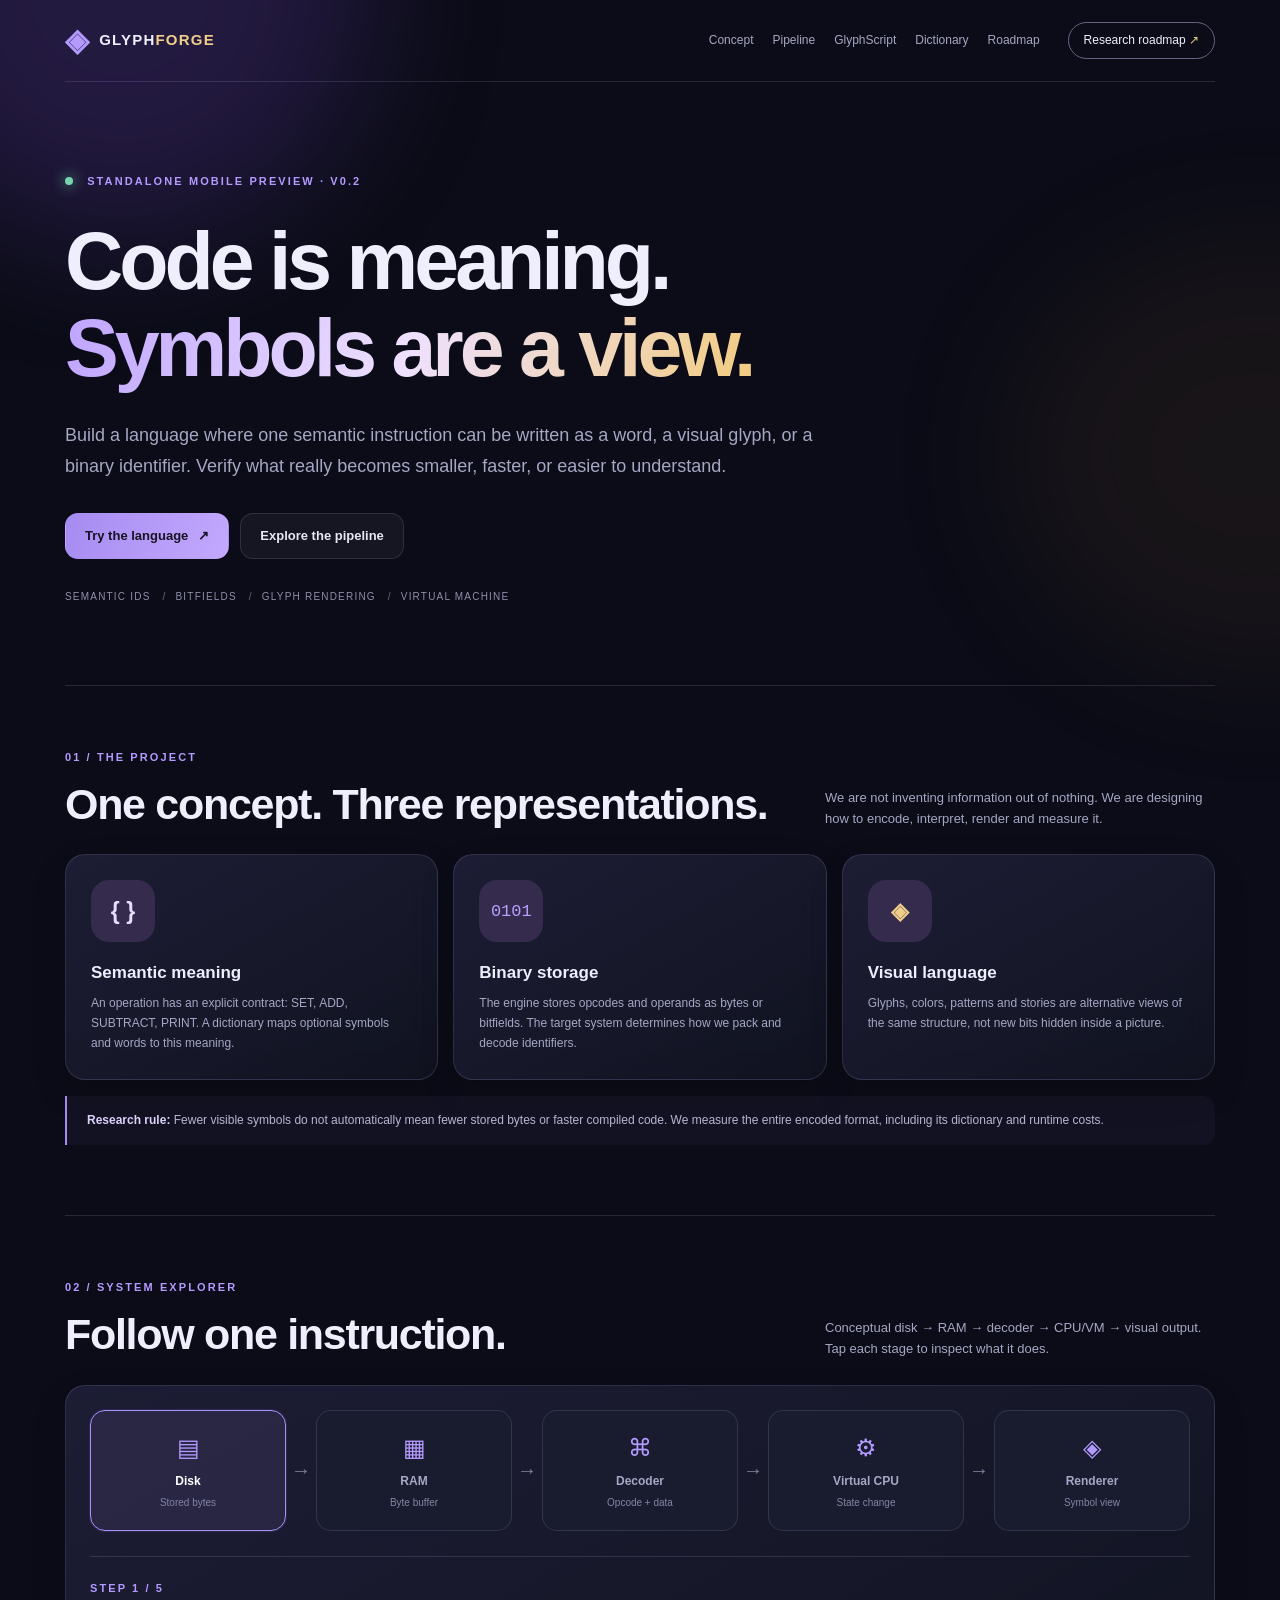
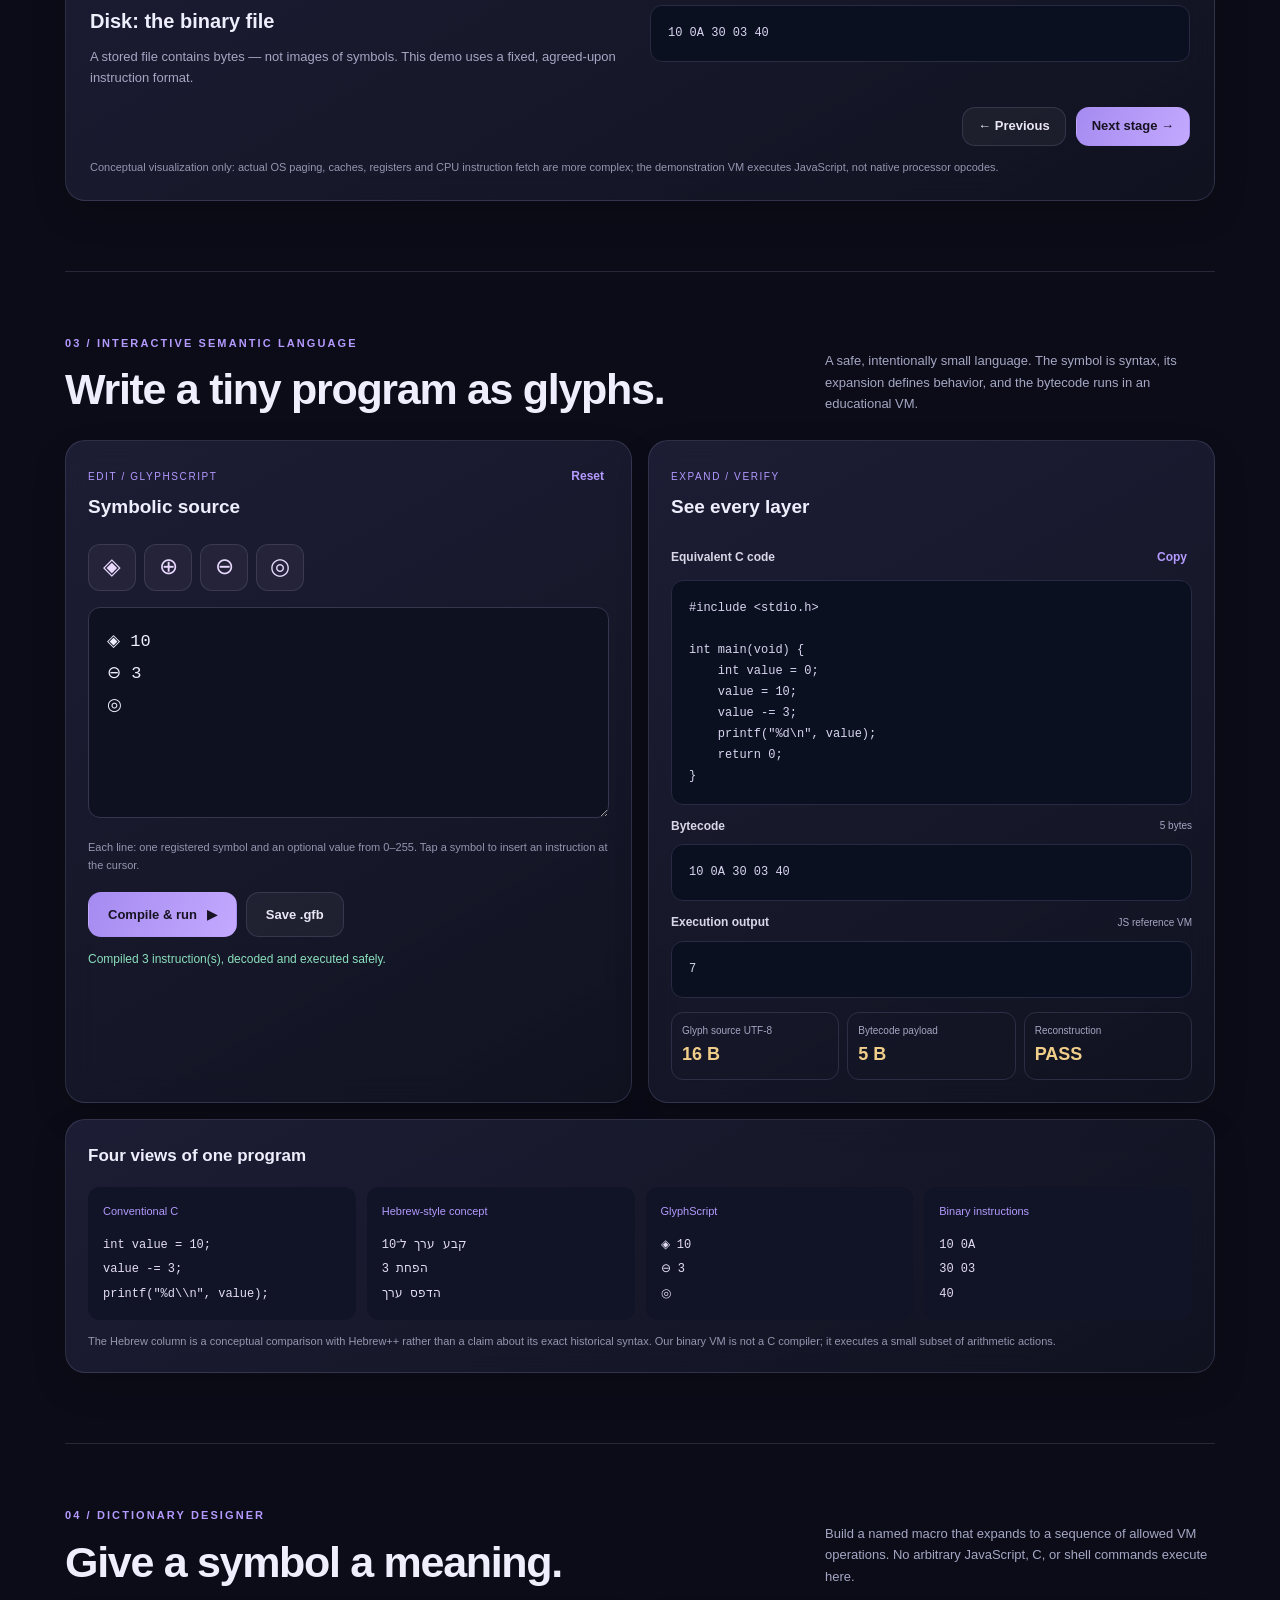
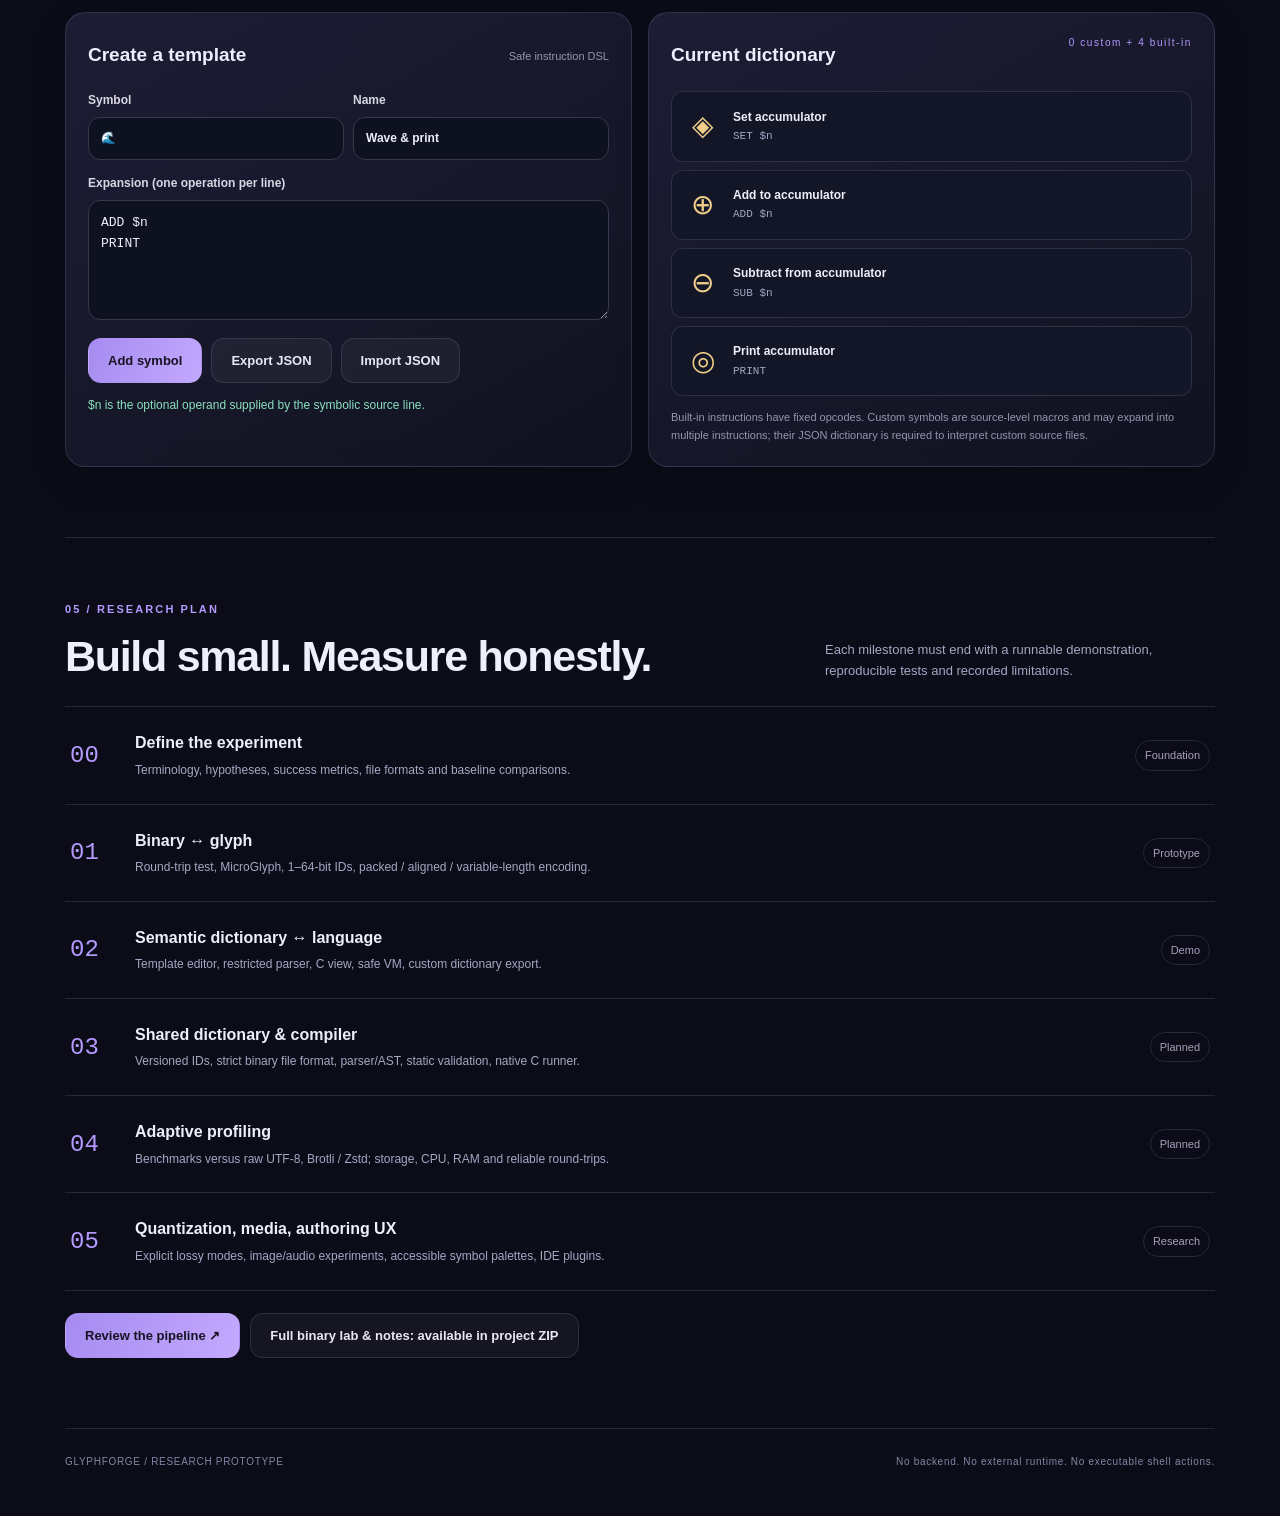
<file: lab.html>
<!doctype html>
<html lang="en">
<head>
  <meta charset="utf-8">
  <meta name="viewport" content="width=device-width, initial-scale=1, viewport-fit=cover">
  <meta name="theme-color" content="#0b0c17">
  <meta name="description" content="GlyphForge research studio: semantic visual coding, binary encoding, and experimental compression.">
  <title>GlyphForge — Semantic Binary & Visual Language Lab</title>
  <style>
:root{color-scheme:dark;--bg:#0b0c17;--surface:#141726;--line:rgba(180,181,230,.16);--fg:#eeeefd;--muted:#a5a7c4;--violet:#b49aff;--gold:#f0ce8a;--green:#8be0bd}
*{box-sizing:border-box}html{scroll-behavior:smooth;scroll-padding-top:84px}body{background:var(--bg);color:var(--fg);margin:0;font:15px/1.65 Inter,ui-sans-serif,-apple-system,BlinkMacSystemFont,'Segoe UI',sans-serif;overflow-x:hidden}button,input,textarea{font:inherit}button{cursor:pointer}a{color:inherit;text-decoration:none}::selection{background:#8c71c88a}h1,h2,h3,p{margin-top:0}.wrap{width:min(1150px,calc(100% - 42px));margin:auto}.ambient{position:fixed;z-index:-1;pointer-events:none;filter:blur(70px);border-radius:50%;opacity:.25}.ambient-left{width:500px;height:500px;background:#6d43bc;top:-260px;left:-130px}.ambient-right{width:500px;height:430px;background:#93692d;right:-230px;top:240px;opacity:.1}.topbar{display:flex;align-items:center;gap:28px;min-height:82px;border-bottom:1px solid var(--line)}.wordmark{display:flex;align-items:center;gap:9px;font-weight:850;letter-spacing:1.2px;white-space:nowrap}.wordmark .logo{display:grid;place-items:center;font-size:31px;color:var(--violet)}.gold{color:var(--gold)}.topbar nav{margin-left:auto;display:flex;align-items:center;gap:19px}.topbar nav a{font-size:12px;color:var(--muted);transition:color .2s}.topbar nav a:hover{color:#fff}.lab-link{white-space:nowrap;border:1px solid #6a6484;border-radius:999px;font-size:12px;padding:8px 15px}.lab-link span{color:var(--gold)}.hero{padding:90px 0 80px}.eyebrow{color:var(--violet);font-size:11px;letter-spacing:2.1px;font-weight:800;text-transform:uppercase}.live-dot{display:inline-block;width:8px;height:8px;border-radius:50%;background:#75d5ae;box-shadow:0 0 14px #75d5ae;margin-right:9px}.hero h1{font-size:clamp(45px,6.3vw,86px);letter-spacing:-4px;line-height:1.08;margin:28px 0;max-width:920px}.hero h1 em{font-style:normal;background:linear-gradient(105deg,#bfa4ff,#eee1ff 50%,#f2cc80);background-clip:text;color:transparent}.lead{font-size:18px;line-height:1.7;color:var(--muted);max-width:750px}.hero-actions{display:flex;gap:11px;margin:32px 0 30px}.btn{border-radius:13px;display:inline-flex;align-items:center;justify-content:center;gap:10px;padding:11px 19px;font-size:13px;font-weight:750;transition:transform .2s,background .2s,border-color .2s;border:1px solid var(--line);min-height:44px}.btn:hover{transform:translateY(-2px)}.btn.primary{background:linear-gradient(115deg,#a58bf0,#c4a9ff);border-color:transparent;color:#171323}.btn.ghost{background:#ffffff0b;color:#e9e7f4}.hero-tags{display:flex;gap:9px;flex-wrap:wrap}.hero-tags span{font-size:10px;color:#8f8eab;letter-spacing:1.2px}.hero-tags span:not(:last-child)::after{content:'  /';margin-left:8px;color:#6b6481}.section{padding:58px 0 70px;border-top:1px solid var(--line)}.section-head{display:flex;align-items:flex-end;justify-content:space-between;gap:30px;margin-bottom:25px}.section-head h2{font-size:clamp(28px,3.5vw,43px);letter-spacing:-1.3px;line-height:1.17;margin:10px 0 0}.section-head>p{max-width:390px;margin:0;color:var(--muted);font-size:13px}.glass{background:linear-gradient(150deg,rgba(35,36,63,.75),rgba(18,20,34,.85));border:1px solid var(--line);border-radius:20px;box-shadow:0 14px 35px #00000024;backdrop-filter:blur(16px)}.three-grid{display:grid;grid-template-columns:repeat(3,1fr);gap:15px}.tile{padding:25px;min-height:225px}.tile-icon{display:inline-grid;place-items:center;height:62px;min-width:64px;border-radius:18px;background:#342b4d;color:#e8ddff;font-weight:900;font-size:23px}.tile-icon.purple{font:17px ui-monospace,Consolas,monospace;color:#ba9dff}.tile-icon.yellow{color:var(--gold)}.tile h3{margin:17px 0 5px;font-size:17px}.tile p{color:var(--muted);font-size:12px;margin:0;line-height:1.7}.warning{margin-top:16px;padding:15px 20px;border-left:2px solid #a58bf0;background:#a58bf00d;color:#bbb6d4;font-size:12px;border-radius:0 12px 12px 0}.warning strong{color:#ded3fb}.pipeline{padding:24px}.pipeline-steps{display:flex;align-items:center;justify-content:space-between;gap:5px}.stage{background:#181c2e;border:1px solid var(--line);border-radius:15px;min-width:0;flex:1;min-height:121px;display:flex;flex-direction:column;align-items:center;justify-content:center;gap:4px;color:var(--muted);transition:all .25s}.stage:hover{background:#25243e}.stage.active{border-color:#aa8fff;background:#8b72c51f;box-shadow:0 0 0 1px #9377ea22}.stage.active b{color:white}.stage-icon{font-size:24px;color:var(--violet)}.stage b{font-size:12px}.stage small{font-size:10px;color:#8485a5}.pipe-arrow{font-size:20px;color:#807e9d}.pipeline-detail{border-top:1px solid var(--line);margin-top:25px;padding-top:22px;display:grid;grid-template-columns:1fr 1fr;gap:20px;align-items:center}.pipeline-detail h3{margin:8px 0;font-size:20px}.pipeline-detail p{color:var(--muted);font-size:13px;margin:0}.pipeline-controls{display:flex;justify-content:flex-end;gap:10px;margin-top:18px}.compact{padding:7px 15px;min-height:39px}.micro{font-size:11px;color:#9596b0;line-height:1.65;margin:12px 0 0}.workbench{display:grid;grid-template-columns:1fr 1fr;gap:16px}.work-card{padding:22px;min-width:0}.card-title{display:flex;justify-content:space-between;align-items:flex-start;gap:10px;margin-bottom:17px}.card-title small,.card-title>small{font-size:10px;letter-spacing:1.6px;color:var(--violet)}.card-title h3{font-size:19px;margin:4px 0}.text-btn{border:0;background:transparent;color:var(--violet);font-size:12px;font-weight:750;padding:4px 5px}.palette{display:flex;gap:8px;flex-wrap:wrap;margin-bottom:16px}.glyph-key{display:grid;place-items:center;min-width:48px;height:47px;border:1px solid var(--line);background:#242339;border-radius:12px;color:#e9d9ff;font-size:23px}.glyph-key:hover{border-color:var(--violet);background:#392e54}textarea,input{color:var(--fg);background:#0d1120;border:1px solid #38364e;border-radius:12px;outline:none}textarea:focus,input:focus{border-color:#b29cff;box-shadow:0 0 0 3px #b29cff22}#glyph-source{width:100%;min-height:211px;resize:vertical;padding:18px;font:17px/1.9 ui-monospace,SFMono-Regular,Consolas,monospace}.actions{display:flex;flex-wrap:wrap;gap:9px;margin-top:18px}.status{margin-top:13px;color:var(--green);font-size:12px;min-height:25px}.status.error{color:#f19cab}.output-group{margin-top:12px}.output-title{display:flex;align-items:center;justify-content:space-between;margin:0 0 8px;font-size:12px;color:#d9d7e7;font-weight:800}.output-title span{font-size:10px;font-weight:500;color:var(--muted)}.code-surface{background:#0b1020;border:1px solid #282942;border-radius:12px;padding:17px;margin:0;color:#d9d5f1;font:12px/1.75 ui-monospace,Consolas,monospace;white-space:pre-wrap;word-break:break-word;overflow-x:auto;direction:ltr;text-align:left}#c-output{max-height:260px;overflow:auto;min-height:140px}.metricline{display:grid;grid-template-columns:repeat(3,1fr);gap:8px;margin-top:14px}.metricline>div{padding:10px;border:1px solid var(--line);border-radius:12px}.metricline small{display:block;font-size:10px;color:var(--muted)}.metricline strong{display:block;font-size:18px;color:var(--gold)}.compare{margin-top:16px;padding:22px}.compare h3{font-size:17px}.compare-grid{display:grid;grid-template-columns:repeat(4,1fr);gap:11px}.compare-grid>div{min-width:0;padding:15px;border-radius:12px;background:#101426}.compare-grid small{display:block;margin-bottom:10px;color:var(--violet);font-size:11px}.compare-grid code{font:12px/1.7 ui-monospace,Consolas,monospace;color:#e5ddf4;overflow-wrap:anywhere}.form-grid{display:grid;grid-template-columns:1fr 1fr;gap:9px}.form-grid label,.stack-label{display:flex;flex-direction:column;gap:6px;font-size:12px;font-weight:750;color:#dad7e5}.form-grid input{min-height:43px;padding:8px 12px;width:100%}.stack-label{margin-top:14px}.stack-label textarea{padding:12px;min-height:120px;font:13px/1.6 ui-monospace,monospace}.file-label{position:relative;overflow:hidden;cursor:pointer}.file-label input{position:absolute;width:100%;height:100%;opacity:0;left:0;top:0;cursor:pointer}.dict-list{display:flex;flex-direction:column;gap:8px;max-height:450px;overflow:auto}.dict-entry{display:flex;align-items:center;gap:11px;padding:11px;border:1px solid var(--line);border-radius:12px;background:#121626}.dict-symbol{font-size:28px;min-width:39px;text-align:center;color:var(--gold)}.dict-info{min-width:0;flex:1}.dict-info strong{display:block;font-size:12px}.dict-info code{display:block;white-space:pre-wrap;font-size:11px;color:var(--muted)}.remove{font-size:22px;border:0;background:none;color:#f29fae;padding:7px}.roadmap{border-top:1px solid var(--line)}.road-item{display:grid;grid-template-columns:50px 1fr 92px;gap:15px;align-items:center;border-bottom:1px solid var(--line);padding:23px 5px}.number{font:24px ui-monospace,monospace;color:var(--violet)}.road-item h3{font-size:16px;margin:0 0 4px}.road-item p{font-size:12px;color:var(--muted);margin:0}.state{justify-self:end;color:#a7a1bc;font-size:11px;border:1px solid var(--line);border-radius:20px;padding:5px 9px}.footer-actions{display:flex;gap:10px;margin-top:22px;flex-wrap:wrap}footer{display:flex;justify-content:space-between;gap:16px;padding:25px 0 45px;border-top:1px solid var(--line);font-size:10px;letter-spacing:.7px;color:#8585a7}.sr-only{position:absolute;width:1px;height:1px;padding:0;margin:-1px;overflow:hidden;clip:rect(0,0,0,0);white-space:nowrap;border:0}
@media(max-width:900px){.topbar{flex-wrap:wrap;padding:12px 0}.topbar nav{order:3;flex-basis:100%;justify-content:space-between;margin:0;gap:9px;overflow-x:auto}.lab-link{margin-left:auto}.hero{padding:58px 0 57px}.workbench{grid-template-columns:1fr}.section-head{align-items:flex-start;flex-direction:column;gap:10px}.section-head>p{max-width:100%}.compare-grid{grid-template-columns:repeat(2,1fr)}}
@media(max-width:650px){.wrap{width:calc(100% - 26px)}.topbar{gap:12px}.topbar nav a{font-size:11px}.wordmark{font-size:13px}.lab-link{font-size:10px;padding:7px 10px}.hero h1{letter-spacing:-2.2px;font-size:44px}.lead{font-size:15px}.hero-actions{flex-wrap:wrap}.three-grid{grid-template-columns:1fr}.tile{min-height:0;padding:22px}.section{padding:39px 0 50px}.pipeline{padding:15px}.pipeline-steps{gap:3px}.stage{min-height:94px;padding:4px 2px;border-radius:9px}.stage-icon{font-size:19px}.stage b{font-size:10px}.stage small{display:none}.pipe-arrow{font-size:11px}.pipeline-detail{grid-template-columns:1fr;gap:15px}.work-card{padding:16px}.compare{padding:16px}.compare-grid{grid-template-columns:1fr 1fr}.metricline strong{font-size:15px}.metricline small{font-size:9px}.road-item{grid-template-columns:35px 1fr;gap:10px}.road-item .state{grid-column:2;justify-self:start}.road-item h3{font-size:14px}footer{flex-direction:column}.btn{font-size:12px}}
@media(prefers-reduced-motion:reduce){html{scroll-behavior:auto}*,*::before,*::after{animation:none!important;transition:none!important}}

</style>
</head>
<body>
  <div class="ambient ambient-left"></div><div class="ambient ambient-right"></div>
  <header class="topbar wrap">
    <a href="#top" class="wordmark" aria-label="GlyphForge home"><span class="logo">◈</span><span>GLYPH<span class="gold">FORGE</span></span></a>
    <nav aria-label="Primary"><a href="#why">Concept</a><a href="#pipeline">Pipeline</a><a href="#language">GlyphScript</a><a href="#dictionary">Dictionary</a><a href="#roadmap">Roadmap</a></nav>
    <a class="lab-link" href="#roadmap">Research roadmap <span aria-hidden="true">↗</span></a>
  </header>
  <main id="top" class="wrap">
    <section class="hero">
      <div class="eyebrow"><span class="live-dot"></span> STANDALONE MOBILE PREVIEW · V0.2</div>
      <h1>Code is meaning.<br><em>Symbols are a view.</em></h1>
      <p class="lead">Build a language where one semantic instruction can be written as a word, a visual glyph, or a binary identifier. Verify what really becomes smaller, faster, or easier to understand.</p>
      <div class="hero-actions"><a class="btn primary" href="#language">Try the language <span aria-hidden="true">↗</span></a><a class="btn ghost" href="#pipeline">Explore the pipeline</a></div>
      <div class="hero-tags"><span>SEMANTIC IDS</span><span>BITFIELDS</span><span>GLYPH RENDERING</span><span>VIRTUAL MACHINE</span></div>
    </section>
    <section id="why" class="section">
      <div class="section-head"><div><span class="eyebrow">01 / THE PROJECT</span><h2>One concept. Three representations.</h2></div><p>We are not inventing information out of nothing. We are designing how to encode, interpret, render and measure it.</p></div>
      <div class="three-grid">
        <article class="glass tile"><span class="tile-icon">{ }</span><h3>Semantic meaning</h3><p>An operation has an explicit contract: SET, ADD, SUBTRACT, PRINT. A dictionary maps optional symbols and words to this meaning.</p></article>
        <article class="glass tile"><span class="tile-icon purple">0101</span><h3>Binary storage</h3><p>The engine stores opcodes and operands as bytes or bitfields. The target system determines how we pack and decode identifiers.</p></article>
        <article class="glass tile"><span class="tile-icon yellow">◈</span><h3>Visual language</h3><p>Glyphs, colors, patterns and stories are alternative views of the same structure, not new bits hidden inside a picture.</p></article>
      </div>
      <div class="warning"><strong>Research rule:</strong> Fewer visible symbols do not automatically mean fewer stored bytes or faster compiled code. We measure the entire encoded format, including its dictionary and runtime costs.</div>
    </section>
    <section id="pipeline" class="section">
      <div class="section-head"><div><span class="eyebrow">02 / SYSTEM EXPLORER</span><h2>Follow one instruction.</h2></div><p>Conceptual disk → RAM → decoder → CPU/VM → visual output. Tap each stage to inspect what it does.</p></div>
      <div class="glass pipeline">
        <div class="pipeline-steps" role="group" aria-label="Pipeline stages">
          <button class="stage active" type="button" data-stage="0"><span class="stage-icon">▤</span><b>Disk</b><small>Stored bytes</small></button>
          <span class="pipe-arrow" aria-hidden="true">→</span>
          <button class="stage" type="button" data-stage="1"><span class="stage-icon">▦</span><b>RAM</b><small>Byte buffer</small></button>
          <span class="pipe-arrow" aria-hidden="true">→</span>
          <button class="stage" type="button" data-stage="2"><span class="stage-icon">⌘</span><b>Decoder</b><small>Opcode + data</small></button>
          <span class="pipe-arrow" aria-hidden="true">→</span>
          <button class="stage" type="button" data-stage="3"><span class="stage-icon">⚙</span><b>Virtual CPU</b><small>State change</small></button>
          <span class="pipe-arrow" aria-hidden="true">→</span>
          <button class="stage" type="button" data-stage="4"><span class="stage-icon">◈</span><b>Renderer</b><small>Symbol view</small></button>
        </div>
        <div class="pipeline-detail"><div><div class="eyebrow" id="stage-label">STEP 1 / 5</div><h3 id="stage-title">Disk: the binary file</h3><p id="stage-copy">A file contains bytes, not pictures of symbols. Our example program begins with an opcode and its operand.</p></div><pre id="stage-data" class="code-surface">10 0A 30 03 40</pre></div>
        <div class="pipeline-controls"><button type="button" class="btn ghost compact" id="prev-stage">← Previous</button><button type="button" class="btn primary compact" id="next-stage">Next stage →</button></div>
        <p class="micro">Conceptual visualization only: actual OS paging, caches, registers and CPU instruction fetch are more complex; the demonstration VM executes JavaScript, not native processor opcodes.</p>
      </div>
    </section>
    <section id="language" class="section">
      <div class="section-head"><div><span class="eyebrow">03 / INTERACTIVE SEMANTIC LANGUAGE</span><h2>Write a tiny program as glyphs.</h2></div><p>A safe, intentionally small language. The symbol is syntax, its expansion defines behavior, and the bytecode runs in an educational VM.</p></div>
      <div class="workbench">
        <article class="glass work-card"><div class="card-title"><div><small>EDIT / GLYPHSCRIPT</small><h3>Symbolic source</h3></div><button class="text-btn" id="reset-program">Reset</button></div>
          <div class="palette" id="glyph-palette" aria-label="Insert a symbol"></div>
          <label class="sr-only" for="glyph-source">GlyphScript source</label>
          <textarea id="glyph-source" spellcheck="false" autocapitalize="off" aria-describedby="source-tip">◈ 10
⊖ 3
◎</textarea>
          <p class="micro" id="source-tip">Each line: one registered symbol and an optional value from 0–255. Tap a symbol to insert an instruction at the cursor.</p>
          <div class="actions"><button class="btn primary" id="compile" type="button">Compile & run <span aria-hidden="true">▶</span></button><button class="btn ghost" id="download-bytes" type="button">Save .gfb</button></div><div class="status" id="run-status" role="status">Ready for compilation.</div>
        </article>
        <article class="glass work-card"><div class="card-title"><div><small>EXPAND / VERIFY</small><h3>See every layer</h3></div></div>
          <div class="output-group"><div class="output-title">Equivalent C code <button class="text-btn" id="copy-c">Copy</button></div><pre id="c-output" class="code-surface" aria-live="polite"></pre></div>
          <div class="output-group"><div class="output-title">Bytecode <span id="bytecount">—</span></div><pre id="binary-output" class="code-surface" aria-live="polite"></pre></div>
          <div class="output-group"><div class="output-title">Execution output <span>JS reference VM</span></div><pre id="vm-output" class="code-surface" aria-live="polite"></pre></div>
          <div class="metricline"><div><small>Glyph source UTF-8</small><strong id="glyph-size">—</strong></div><div><small>Bytecode payload</small><strong id="code-size">—</strong></div><div><small>Reconstruction</small><strong id="reconstruct-result">—</strong></div></div>
        </article>
      </div>
      <div class="compare glass"><h3>Four views of one program</h3><div class="compare-grid"><div><small>Conventional C</small><code>int value = 10;<br>value -= 3;<br>printf("%d\\n", value);</code></div><div><small>Hebrew-style concept</small><code dir="rtl">קבע ערך ל־10<br>הפחת 3<br>הדפס ערך</code></div><div><small>GlyphScript</small><code>◈ 10<br>⊖ 3<br>◎</code></div><div><small>Binary instructions</small><code>10 0A<br>30 03<br>40</code></div></div><p class="micro">The Hebrew column is a conceptual comparison with Hebrew++ rather than a claim about its exact historical syntax. Our binary VM is not a C compiler; it executes a small subset of arithmetic actions.</p></div>
    </section>
    <section id="dictionary" class="section">
      <div class="section-head"><div><span class="eyebrow">04 / DICTIONARY DESIGNER</span><h2>Give a symbol a meaning.</h2></div><p>Build a named macro that expands to a sequence of allowed VM operations. No arbitrary JavaScript, C, or shell commands execute here.</p></div>
      <div class="workbench dict-layout"><article class="glass work-card"><div class="card-title"><h3>Create a template</h3><span class="micro">Safe instruction DSL</span></div>
        <div class="form-grid"><label>Symbol<input id="macro-symbol" type="text" maxlength="12" value="🌊" placeholder="🌊" autocomplete="off"></label><label>Name<input id="macro-name" type="text" maxlength="48" value="Wave & print" placeholder="Wave & print"></label></div>
        <label class="stack-label">Expansion (one operation per line)<textarea id="macro-body" rows="4" spellcheck="false">ADD $n
PRINT</textarea></label>
        <div class="actions"><button id="add-macro" class="btn primary" type="button">Add symbol</button><button id="export-dict" class="btn ghost" type="button">Export JSON</button><label class="btn ghost file-label">Import JSON<input id="import-dict" type="file" accept="application/json,.json"></label></div><div class="status" id="dict-status" role="status">$n is the optional operand supplied by the symbolic source line.</div>
      </article>
      <article class="glass work-card"><div class="card-title"><h3>Current dictionary</h3><small id="dict-count">—</small></div><div id="dict-list" class="dict-list"></div><p class="micro">Built-in instructions have fixed opcodes. Custom symbols are source-level macros and may expand into multiple instructions; their JSON dictionary is required to interpret custom source files.</p></article></div>
    </section>
    <section id="roadmap" class="section"><div class="section-head"><div><span class="eyebrow">05 / RESEARCH PLAN</span><h2>Build small. Measure honestly.</h2></div><p>Each milestone must end with a runnable demonstration, reproducible tests and recorded limitations.</p></div>
      <div class="roadmap">
        <div class="road-item"><span class="number">00</span><div><h3>Define the experiment</h3><p>Terminology, hypotheses, success metrics, file formats and baseline comparisons.</p></div><span class="state">Foundation</span></div>
        <div class="road-item"><span class="number">01</span><div><h3>Binary ↔ glyph</h3><p>Round-trip test, MicroGlyph, 1–64-bit IDs, packed / aligned / variable-length encoding.</p></div><span class="state">Prototype</span></div>
        <div class="road-item"><span class="number">02</span><div><h3>Semantic dictionary ↔ language</h3><p>Template editor, restricted parser, C view, safe VM, custom dictionary export.</p></div><span class="state">Demo</span></div>
        <div class="road-item"><span class="number">03</span><div><h3>Shared dictionary & compiler</h3><p>Versioned IDs, strict binary file format, parser/AST, static validation, native C runner.</p></div><span class="state">Planned</span></div>
        <div class="road-item"><span class="number">04</span><div><h3>Adaptive profiling</h3><p>Benchmarks versus raw UTF-8, Brotli / Zstd; storage, CPU, RAM and reliable round-trips.</p></div><span class="state">Planned</span></div>
        <div class="road-item"><span class="number">05</span><div><h3>Quantization, media, authoring UX</h3><p>Explicit lossy modes, image/audio experiments, accessible symbol palettes, IDE plugins.</p></div><span class="state">Research</span></div>
      </div><div class="footer-actions"><a href="#pipeline" class="btn primary">Review the pipeline ↗</a><span class="btn ghost">Full binary lab & notes: available in project ZIP</span></div>
    </section>
  </main>
  <footer class="wrap"><span>GLYPHFORGE / RESEARCH PROTOTYPE</span><span>No backend. No external runtime. No executable shell actions.</span></footer>
<script>
/* GlyphForge semantic language core v0.2: educational and intentionally sandboxed. */
(function(root, factory) {
  const api = factory();
  if (typeof module === 'object' && module.exports) module.exports = api;
  root.GlyphSemantic = api;
})(typeof globalThis !== 'undefined' ? globalThis : this, function() {
  'use strict';
  const VERSION = 1;
  const OPS = Object.freeze({ SET: 0x10, ADD: 0x20, SUB: 0x30, PRINT: 0x40 });
  const REVERSE = Object.fromEntries(Object.entries(OPS).map(([k,v])=>[v,k]));
  const DEFAULTS = Object.freeze([
    {symbol:'◈', name:'Set accumulator', body:'SET $n', locked:true},
    {symbol:'⊕', name:'Add to accumulator', body:'ADD $n', locked:true},
    {symbol:'⊖', name:'Subtract from accumulator', body:'SUB $n', locked:true},
    {symbol:'◎', name:'Print accumulator', body:'PRINT', locked:true}
  ]);
  const bytes = s => new TextEncoder().encode(s).length;
  function cleanMacro(input) {
    const symbol = String(input.symbol ?? '').trim();
    const name = String(input.name ?? '').trim();
    const body = String(input.body ?? '').trim();
    if (!symbol || [...symbol].length > 10 || /\s/u.test(symbol)) throw Error('Symbol must be 1–10 non-whitespace code points.');
    if (!name || name.length > 48) throw Error('Name must be 1–48 characters.');
    const lines = body.split(/\r?\n/u).map(x=>x.trim()).filter(Boolean);
    if (!lines.length || lines.length > 8) throw Error('Expansion must contain 1–8 operations.');
    lines.forEach(line => {
      const m = /^(SET|ADD|SUB|PRINT)(?:\s+(\$n|\d{1,3}))?$/u.exec(line);
      if (!m) throw Error(`Invalid instruction "${line}". Use SET / ADD / SUB / PRINT.`);
      if (m[1]==='PRINT' && m[2]) throw Error('PRINT does not take an operand.');
      if (m[1]!=='PRINT' && !m[2]) throw Error(`${m[1]} needs an operand or $n.`);
      if (m[2] && m[2] !== '$n' && Number(m[2]) > 255) throw Error('Operands must be between 0 and 255.');
    });
    return {symbol,name,body:lines.join('\n')};
  }
  function validatedDictionary(custom = []) {
    if (!Array.isArray(custom) || custom.length > 64) throw Error('Dictionary must contain at most 64 custom entries.');
    const entries = DEFAULTS.map(x=>({...x}));
    const used = new Set(entries.map(x=>x.symbol));
    for (const item of custom) {
      const next = cleanMacro(item);
      if (used.has(next.symbol)) throw Error(`Duplicate symbol ${next.symbol}`);
      used.add(next.symbol); entries.push(next);
    }
    return entries;
  }
  function compile(source, custom = []) {
    if (typeof source !== 'string' || source.length > 20000) throw Error('Source length exceeds 20,000 characters.');
    const dict = validatedDictionary(custom);
    const lookup = new Map(dict.map(x=>[x.symbol,x]));
    const lines = source.split(/\r?\n/u).map(s=>s.trim()).filter(s=>s && !s.startsWith('//'));
    if (lines.length > 1000) throw Error('Maximum 1000 source instructions.');
    const expanded = [];
    for (let i=0;i<lines.length;i++) {
      const m = /^(\S+?)(?:\s+(\d{1,3}))?$/u.exec(lines[i]);
      if (!m) throw Error(`Line ${i+1}: expected SYMBOL [0..255].`);
      const [,symbol,raw] = m;
      const entry = lookup.get(symbol);
      if (!entry) throw Error(`Line ${i+1}: unknown symbol ${symbol}`);
      const operand = raw === undefined ? null : Number(raw);
      if (operand !== null && operand > 255) throw Error(`Line ${i+1}: operand must be 0–255.`);
      for (const instr of entry.body.split('\n')) {
        const [op, arg] = instr.trim().split(/\s+/u);
        const value = arg === '$n' ? operand : (arg===undefined ? null : Number(arg));
        if (arg==='$n' && value===null) throw Error(`Line ${i+1}: symbol ${symbol} needs a numeric operand.`);
        if (expanded.length >= 2000) throw Error('Maximum 2000 expanded instructions.');
        expanded.push({op,value,sourceLine:i+1,symbol});
      }
    }
    const encoded = [];
    for (const item of expanded) {
      encoded.push(OPS[item.op]);
      if (item.op !== 'PRINT') encoded.push(item.value);
    }
    return {source, dictionary:dict, expanded, binary:Uint8Array.from(encoded), sourceBytes:bytes(source)};
  }
  function decode(binary) {
    const b = binary instanceof Uint8Array ? binary : Uint8Array.from(binary);
    const instructions = [];
    for (let i=0;i<b.length;) {
      const op = REVERSE[b[i++]];
      if (!op) throw Error(`Unknown opcode at byte ${i-1}.`);
      let value = null;
      if (op !== 'PRINT') {
        if (i>=b.length) throw Error('Truncated bytecode operand.');
        value = b[i++];
      }
      instructions.push({op,value});
      if (instructions.length>2000) throw Error('Bytecode instruction limit exceeded.');
    }
    return instructions;
  }
  function execute(binary) {
    const instructions = decode(binary);
    let value = 0;
    const output = [];
    const trace = [];
    for (let i=0;i<instructions.length;i++) {
      const ins = instructions[i];
      switch(ins.op) {
        case 'SET': value=ins.value; break;
        case 'ADD': value+=ins.value; break;
        case 'SUB': value-=ins.value; break;
        case 'PRINT': output.push(String(value)); break;
      }
      trace.push(`${String(i).padStart(2,'0')}: ${ins.op}${ins.value===null?'':' '+ins.value}   accumulator=${value}`);
    }
    return {value,output,trace,instructions};
  }
  function toC(instructions) {
    const lines = ['#include <stdio.h>', '', 'int main(void) {', '    int value = 0;'];
    for (const item of instructions) {
      if (item.op === 'SET') lines.push(`    value = ${item.value};`);
      if (item.op === 'ADD') lines.push(`    value += ${item.value};`);
      if (item.op === 'SUB') lines.push(`    value -= ${item.value};`);
      if (item.op === 'PRINT') lines.push('    printf("%d\\n", value);');
    }
    lines.push('    return 0;', '}');
    return lines.join('\n');
  }
  const hex = binary => Array.from(binary,b=>b.toString(16).toUpperCase().padStart(2,'0')).join(' ');
  return {VERSION,OPS,DEFAULTS,cleanMacro,validatedDictionary,compile,decode,execute,toC,hex,bytes};
});

</script>
<script>
(function(){
  'use strict';
  const S = window.GlyphSemantic;
  const $ = id => document.getElementById(id);
  let custom = [];
  let last = null;
  const safeText = (el,t) => {el.textContent=t;};
  const stages = [
    ['Disk: the binary file','A stored file contains bytes — not images of symbols. This demo uses a fixed, agreed-upon instruction format.','10 0A 30 03 40'],
    ['RAM: a sequence of bytes','An application loads those bytes into a buffer. Loading does not make the instructions run by itself.','Uint8Array [16, 10, 48, 3, 64]'],
    ['Decoder: recognize the opcodes','The decoder reads 0x10 as SET, 0x30 as SUB and 0x40 as PRINT; it identifies each one-byte operand.','SET 10  |  SUB 3  |  PRINT'],
    ['Virtual CPU: execute the semantics','An educational virtual machine updates its accumulator: first 10, then 7. It prints the result.','value = 10 → value = 7 → output: 7'],
    ['Renderer: choose a representation','The same binary data can be drawn as glyphs or displayed as C-like pseudocode. The glyph is a view.','◈ 10    ⊖ 3    ◎']
  ];
  let activeStage = 0;
  function showStage(i) {
    activeStage=(i+stages.length)%stages.length;
    document.querySelectorAll('[data-stage]').forEach(el=>{
      const active=Number(el.dataset.stage)===activeStage;
      el.classList.toggle('active',active);
      el.setAttribute('aria-pressed',String(active));
    });
    $('stage-label').textContent=`STEP ${activeStage+1} / ${stages.length}`;
    $('stage-title').textContent=stages[activeStage][0];
    $('stage-copy').textContent=stages[activeStage][1];
    $('stage-data').textContent=stages[activeStage][2];
  }
  function setStatus(id,msg,failed=false){const el=$(id);el.textContent=msg;el.classList.toggle('error',failed);}
  function download(name,data,mime) {
    const blob=new Blob([data],{type:mime});
    const url=URL.createObjectURL(blob);
    const a=document.createElement('a');a.href=url;a.download=name;
    document.body.appendChild(a);a.click();a.remove();setTimeout(()=>URL.revokeObjectURL(url),1000);
  }
  function renderPalette() {
    const node=$('glyph-palette');node.replaceChildren();
    for (const entry of S.validatedDictionary(custom)) {
      const btn=document.createElement('button');
      btn.type='button';btn.className='glyph-key';btn.title=`${entry.name}: ${entry.body}`;
      btn.textContent=entry.symbol;
      btn.addEventListener('click',()=>{
        const ta=$('glyph-source');const before=ta.value.slice(0,ta.selectionStart),after=ta.value.slice(ta.selectionEnd);
        const insert=(before && !before.endsWith('\n')?'\n':'')+entry.symbol+(entry.body.includes('$n')?' 1':'')+'\n';
        ta.value=before+insert+after;ta.focus();ta.setSelectionRange((before+insert).length,(before+insert).length);compileNow();
      });
      node.appendChild(btn);
    }
  }
  function renderDictionary() {
    $('dict-count').textContent=`${custom.length} custom + ${S.DEFAULTS.length} built-in`;
    const list=$('dict-list');list.replaceChildren();
    S.validatedDictionary(custom).forEach(entry=>{
      const row=document.createElement('div');row.className='dict-entry';
      const sym=document.createElement('div');sym.className='dict-symbol';sym.textContent=entry.symbol;
      const txt=document.createElement('div');txt.className='dict-info';
      const title=document.createElement('strong');title.textContent=entry.name;
      const sub=document.createElement('code');sub.textContent=entry.body.replaceAll('\n',' · ');
      txt.append(title,sub);row.append(sym,txt);
      if (!entry.locked) {const remove=document.createElement('button');remove.className='remove';remove.textContent='×';remove.title=`Delete ${entry.symbol}`;
        remove.addEventListener('click',()=>{custom=custom.filter(c=>c.symbol!==entry.symbol);renderDictionary();renderPalette();compileNow();});row.appendChild(remove);
      }
      list.appendChild(row);
    });
  }
  function compileNow() {
    try {
      const compiled=S.compile($('glyph-source').value,custom);
      const decoded=S.decode(compiled.binary);
      const run=S.execute(compiled.binary);
      const matches=decoded.length===compiled.expanded.length && decoded.every((x,i)=>x.op===compiled.expanded[i].op && x.value===compiled.expanded[i].value);
      $('c-output').textContent=S.toC(decoded);
      $('binary-output').textContent=S.hex(compiled.binary)||'(empty program)';
      $('vm-output').textContent=run.output.length?run.output.join('\n'):`(no PRINT instruction; accumulator = ${run.value})`;
      $('glyph-size').textContent=`${compiled.sourceBytes} B`;
      $('code-size').textContent=`${compiled.binary.length} B`;
      $('bytecount').textContent=`${compiled.binary.length} bytes`;
      $('reconstruct-result').textContent=matches?'PASS':'FAIL';
      setStatus('run-status',`Compiled ${compiled.expanded.length} instruction(s), decoded and executed safely.`);
      last=compiled;
    } catch(error) {
      last=null;
      $('c-output').textContent='Fix the source to generate C.';
      $('binary-output').textContent='—';$('vm-output').textContent='—';
      $('glyph-size').textContent='—';$('code-size').textContent='—';$('bytecount').textContent='—';$('reconstruct-result').textContent='—';
      setStatus('run-status',error.message,true);
    }
  }
  document.querySelectorAll('[data-stage]').forEach(b=>b.addEventListener('click',()=>showStage(Number(b.dataset.stage))));
  $('prev-stage').addEventListener('click',()=>showStage(activeStage-1));
  $('next-stage').addEventListener('click',()=>showStage(activeStage+1));
  $('compile').addEventListener('click',compileNow);
  $('reset-program').addEventListener('click',()=>{$('glyph-source').value='◈ 10\n⊖ 3\n◎';compileNow();});
  $('download-bytes').addEventListener('click',()=>{if(!last){compileNow();if(!last)return;}download('glyphforge-program.gfb',last.binary,'application/octet-stream');setStatus('run-status','Saved raw .gfb instruction bytes (no dictionary embedded; use the defined v1 opcodes).');});
  $('copy-c').addEventListener('click',async()=>{try{await navigator.clipboard.writeText($('c-output').textContent);setStatus('run-status','Equivalent C code copied.');}catch{setStatus('run-status','Clipboard unavailable here. Select the generated code and copy it manually.',true);}});
  $('add-macro').addEventListener('click',()=>{
    try {
      const next=S.cleanMacro({symbol:$('macro-symbol').value,name:$('macro-name').value,body:$('macro-body').value});
      S.validatedDictionary([...custom,next]);
      custom.push(next);renderDictionary();renderPalette();
      setStatus('dict-status',`Added ${next.symbol}. Tap it in the palette to insert into your program.`);
    }catch(error){setStatus('dict-status',error.message,true);}
  });
  $('export-dict').addEventListener('click',()=>{
    const payload={format:'GlyphForgeDictionary',version:1,custom};
    download('glyphforge-dictionary.json',JSON.stringify(payload,null,2),'application/json');
    setStatus('dict-status','Saved dictionary JSON.');
  });
  $('import-dict').addEventListener('change',async(e)=>{
    const file=e.target.files[0];if(!file)return;
    try {
      if(file.size>25000)throw Error('Dictionary file too large (max 25 KB).');
      const obj=JSON.parse(await file.text());
      if(obj.format!=='GlyphForgeDictionary' || obj.version!==1)throw Error('Unsupported dictionary file or version.');
      const validated=S.validatedDictionary(obj.custom);
      custom=validated.filter(x=>!x.locked).map(({symbol,name,body})=>({symbol,name,body}));
      renderDictionary();renderPalette();compileNow();setStatus('dict-status',`Imported ${custom.length} macros.`);
    }catch(error){setStatus('dict-status',error.message,true);}finally{e.target.value='';}
  });
  showStage(0);renderPalette();renderDictionary();compileNow();
})();

</script>
</body>
</html>
</file>
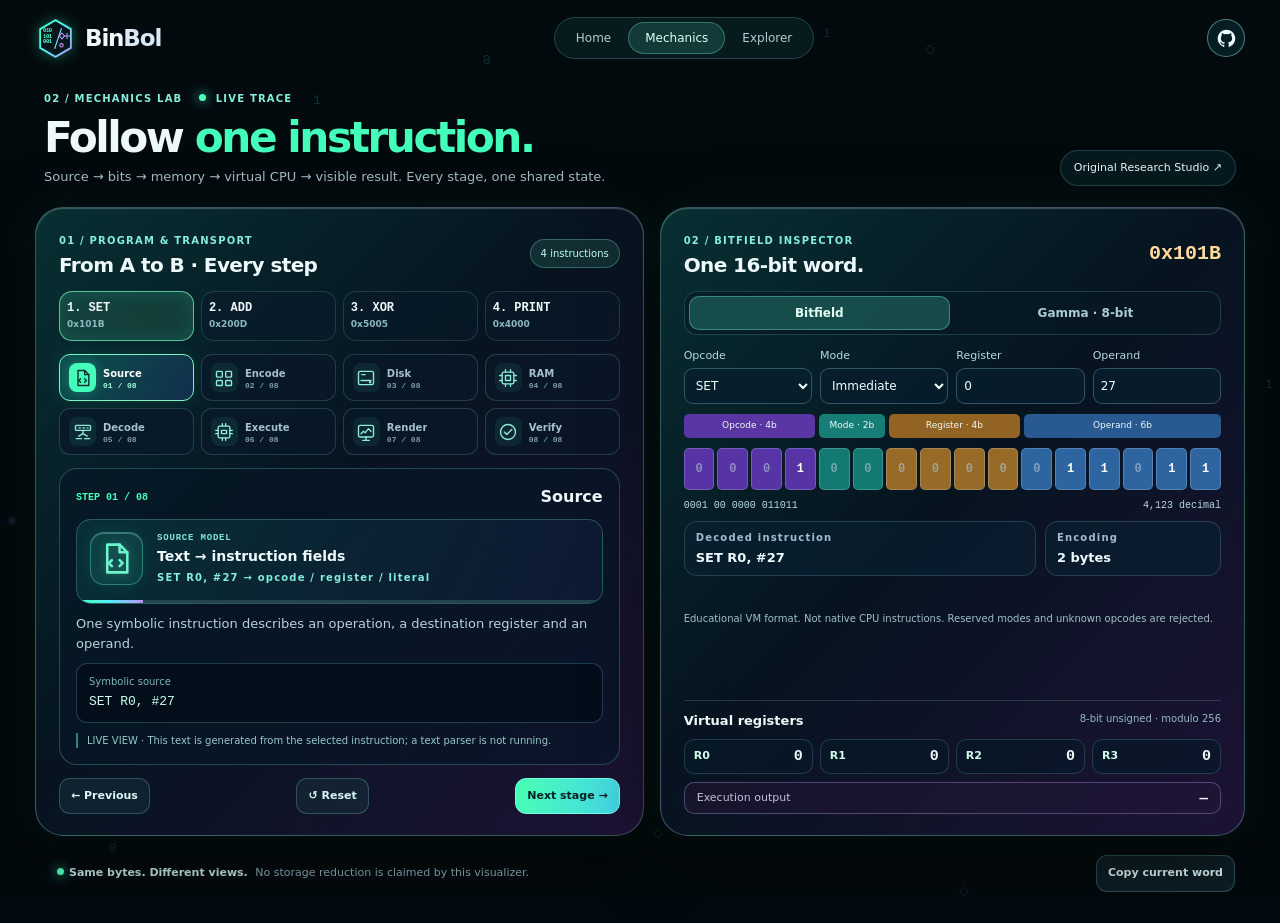
<file: mechanics.html>
<!doctype html>
<html lang="en">
<head>
<meta charset="utf-8"><meta name="viewport" content="width=device-width,initial-scale=1,viewport-fit=cover">
<meta name="theme-color" content="#040b10"><meta name="description" content="Follow one real 16-bit educational VM instruction from source through bits, memory, decoding and execution.">
<title>Mechanics Lab — BinBol</title>
<link rel="icon" type="image/svg+xml" href="[data-uri]">
<link rel="stylesheet" href="assets/mechanics.css">
<script src="assets/mechanics.js" defer></script>
</head>
<body>
<canvas id="rain" aria-hidden="true"></canvas>
<div class="lab-root">
<header class="lab-header">
<a class="lab-brand" href="index.html" aria-label="BinBol home"><svg viewBox="0 0 96 96" aria-hidden="true"><defs><linearGradient id="brandgrad" x1="0" y1="0" x2="1" y2="1"><stop stop-color="#43ffba"/><stop offset=".55" stop-color="#55edfa"/><stop offset="1" stop-color="#be90ff"/></linearGradient></defs><path d="M48 5 84 26v44L48 91 12 70V26Z" fill="#06161b" stroke="url(#brandgrad)" stroke-width="4.2"/><g font-family="monospace" font-size="13" font-weight="800" fill="#53ffd1"><text x="19" y="33">010</text><text x="19" y="46">101</text><text x="19" y="59">001</text></g><path d="M62 24 46 72" stroke="#76eaf7" stroke-width="2.5"/><g fill="none" stroke="#c49aff" stroke-width="2.4"><path d="M57 42 63 35 69 42 63 49Z"/><path d="M75 35v14m-7-7h14"/><circle cx="62" cy="64" r="4"/></g></svg><b>Bin<span>Bol</span></b></a>
<nav class="lab-nav" aria-label="Site navigation"><a href="index.html">Home</a><a href="mechanics.html" class="active" aria-current="page">Mechanics</a><a href="explorer.html">Explorer</a></nav>
<a class="lab-github" href="https://github.com/DorManDel/Binbol" target="_blank" rel="noopener noreferrer" aria-label="BinBol GitHub repository" title="GitHub"><svg viewBox="0 0 24 24" fill="currentColor" aria-hidden="true"><path d="M12 .8a11.2 11.2 0 0 0-3.54 21.82c.56.11.76-.24.76-.54v-2.13c-3.1.67-3.76-1.32-3.76-1.32-.5-1.29-1.23-1.63-1.23-1.63-1.01-.7.08-.69.08-.69 1.12.08 1.7 1.15 1.7 1.15.99 1.7 2.61 1.21 3.25.93.1-.72.39-1.21.7-1.49-2.48-.28-5.09-1.24-5.09-5.53 0-1.22.44-2.22 1.15-3-.12-.28-.5-1.42.11-2.96 0 0 .94-.3 3.07 1.15a10.75 10.75 0 0 1 5.58 0c2.13-1.45 3.06-1.15 3.06-1.15.61 1.54.23 2.68.11 2.96.72.78 1.15 1.78 1.15 3 0 4.3-2.62 5.24-5.11 5.52.4.35.75 1.03.75 2.08v3.09c0 .3.2.65.77.54A11.2 11.2 0 0 0 12 .8Z"/></svg></a>
</header>
<main class="lab-main">
<div class="lab-title"><div><div class="eyebrow">02 / MECHANICS LAB <span class="live-dot"></span> LIVE TRACE</div><h1>Follow <em>one instruction.</em></h1><p>Source → bits → memory → virtual CPU → visible result. Every stage, one shared state.</p></div><a href="studio.html" class="studio-link" title="Existing original research studio">Original Research Studio ↗</a></div>
<nav class="mobile-switch" aria-label="Lab sections"><button type="button" class="selected" data-show-panel="program" aria-pressed="true">Instruction flow</button><button type="button" data-show-panel="inspector" aria-pressed="false">Bitfield / Gamma</button></nav>
<div class="lab-workspace" id="lab-workspace" data-mobile-active="program">
<section class="lab-card program-panel" aria-label="Program and transport"><div class="card-title"><div><small>01 / PROGRAM & TRANSPORT</small><h2>From A to B · Every step</h2></div><span class="status-pill" id="program-status">4 instructions</span></div>
<div class="program-list" id="program-list" role="group" aria-label="Choose an instruction"></div>
<div class="pipeline" id="pipeline" role="group" aria-label="Select a processing stage"></div>
<div class="stage-detail"><div class="stage-head"><span id="stage-num">STEP 01 / 08</span><strong id="stage-title">Source</strong></div><div class="stage-visual" aria-hidden="true"><div class="stage-visual-symbol" id="stage-visual-symbol"></div><div class="stage-visual-info"><span class="stage-visual-type" id="stage-visual-type">Instruction text</span><b id="stage-visual-headline">Readable source</b><small id="stage-visual-sublabel">We begin with an instruction</small></div><div class="stage-visual-progress" id="stage-visual-progress"></div></div><p id="stage-desc">Choose the instruction to follow.</p><div class="stage-output"><span id="stage-out-label">Symbolic source</span><code id="stage-out">SET R0, #27</code></div><p class="stage-reality" id="stage-reality">Conceptual display</p></div>
<div class="stage-actions"><button type="button" class="quiet" id="prev-stage">← Previous</button><button type="button" class="quiet" id="reset-program">↺ Reset</button><button type="button" class="primary" id="next-stage">Next stage →</button></div>
</section>
<section class="lab-card inspector-panel" aria-label="Bitfield and registers"><div class="card-title"><div><small>02 / BITFIELD INSPECTOR</small><h2>One 16-bit word.</h2></div><output id="word-hex" class="hex-value">0x101B</output></div>
<div class="inspect-tabs" role="tablist" aria-label="Choose inspector view"><button role="tab" aria-selected="true" id="tab-field" data-inspect="field">Bitfield</button><button role="tab" aria-selected="false" id="tab-gamma" data-inspect="gamma">Gamma · 8-bit</button></div>
<div class="inspect-view" data-view="field"><div class="field-controls"><label>Opcode<select id="field-op"><option value="1">SET</option><option value="2">ADD</option><option value="3">SUB</option><option value="4">PRINT</option><option value="5">XOR</option></select></label><label>Mode<select id="field-mode"><option value="0">Immediate</option><option value="1">Register</option><option value="2">Reserved 2</option><option value="3">Reserved 3</option></select></label><label>Register<input id="field-reg" type="number" min="0" max="15" value="0"></label><label>Operand<input id="field-operand" type="number" min="0" max="63" value="27"></label></div>
<div class="bit-legend"><span class="lg-op">Opcode · 4b</span><span class="lg-mode">Mode · 2b</span><span class="lg-reg">Register · 4b</span><span class="lg-operand">Operand · 6b</span></div>
<div id="bit-grid" class="bit-grid" role="group" aria-label="Clickable 16-bit instruction word"></div><div class="bit-labels"><span id="binary-code">0001 00 0000 011011</span><span id="word-decimal">4123 decimal</span></div><div class="decoded-row"><div><small>Decoded instruction</small><strong id="decoded-instruction">SET R0, #27</strong></div><div><small>Encoding</small><strong>2 bytes</strong></div></div><div id="encode-warning" class="encode-warning" role="status"></div><p class="truth-note">Educational VM format. Not native CPU instructions. Reserved modes and unknown opcodes are rejected.</p></div>
<div class="inspect-view" data-view="gamma" hidden><div class="gamma-heading"><div><small>LIVE 8-BIT REGISTER</small><b>One byte, 256 possible values</b></div><span class="state-chip" id="gamma-hex">0x1B</span></div><div class="gamma-value"><output id="gamma-value">27</output><span>/ 255</span></div><input type="range" id="gamma-slider" min="0" max="255" value="27" aria-label="8-bit value"><div class="gamma-bits" id="gamma-bits" role="group" aria-label="8 clickable bits"></div><div class="gamma-footer"><span id="gamma-bin">00011011</span><button class="quiet" id="capture-register" type="button">Capture VM register</button></div><p class="truth-note">The Gamma byte is a separate 8-bit inspector. It does not expand the instruction's 6-bit operand field.</p></div>
<div class="registers"><div class="registers-head"><strong>Virtual registers</strong><span>8-bit unsigned · modulo 256</span></div><div id="register-list" class="register-list" aria-label="Virtual machine register values"></div><div class="stdout"><span>Execution output</span><code id="stdout">—</code></div></div>
</section>
</div>
<div class="lab-foot"><div><span class="small-glow"></span><strong>Same bytes. Different views.</strong> No storage reduction is claimed by this visualizer.</div><button class="quiet" id="copy-word" type="button">Copy current word</button></div>
</main>
</div>
</body>
</html>
</file>
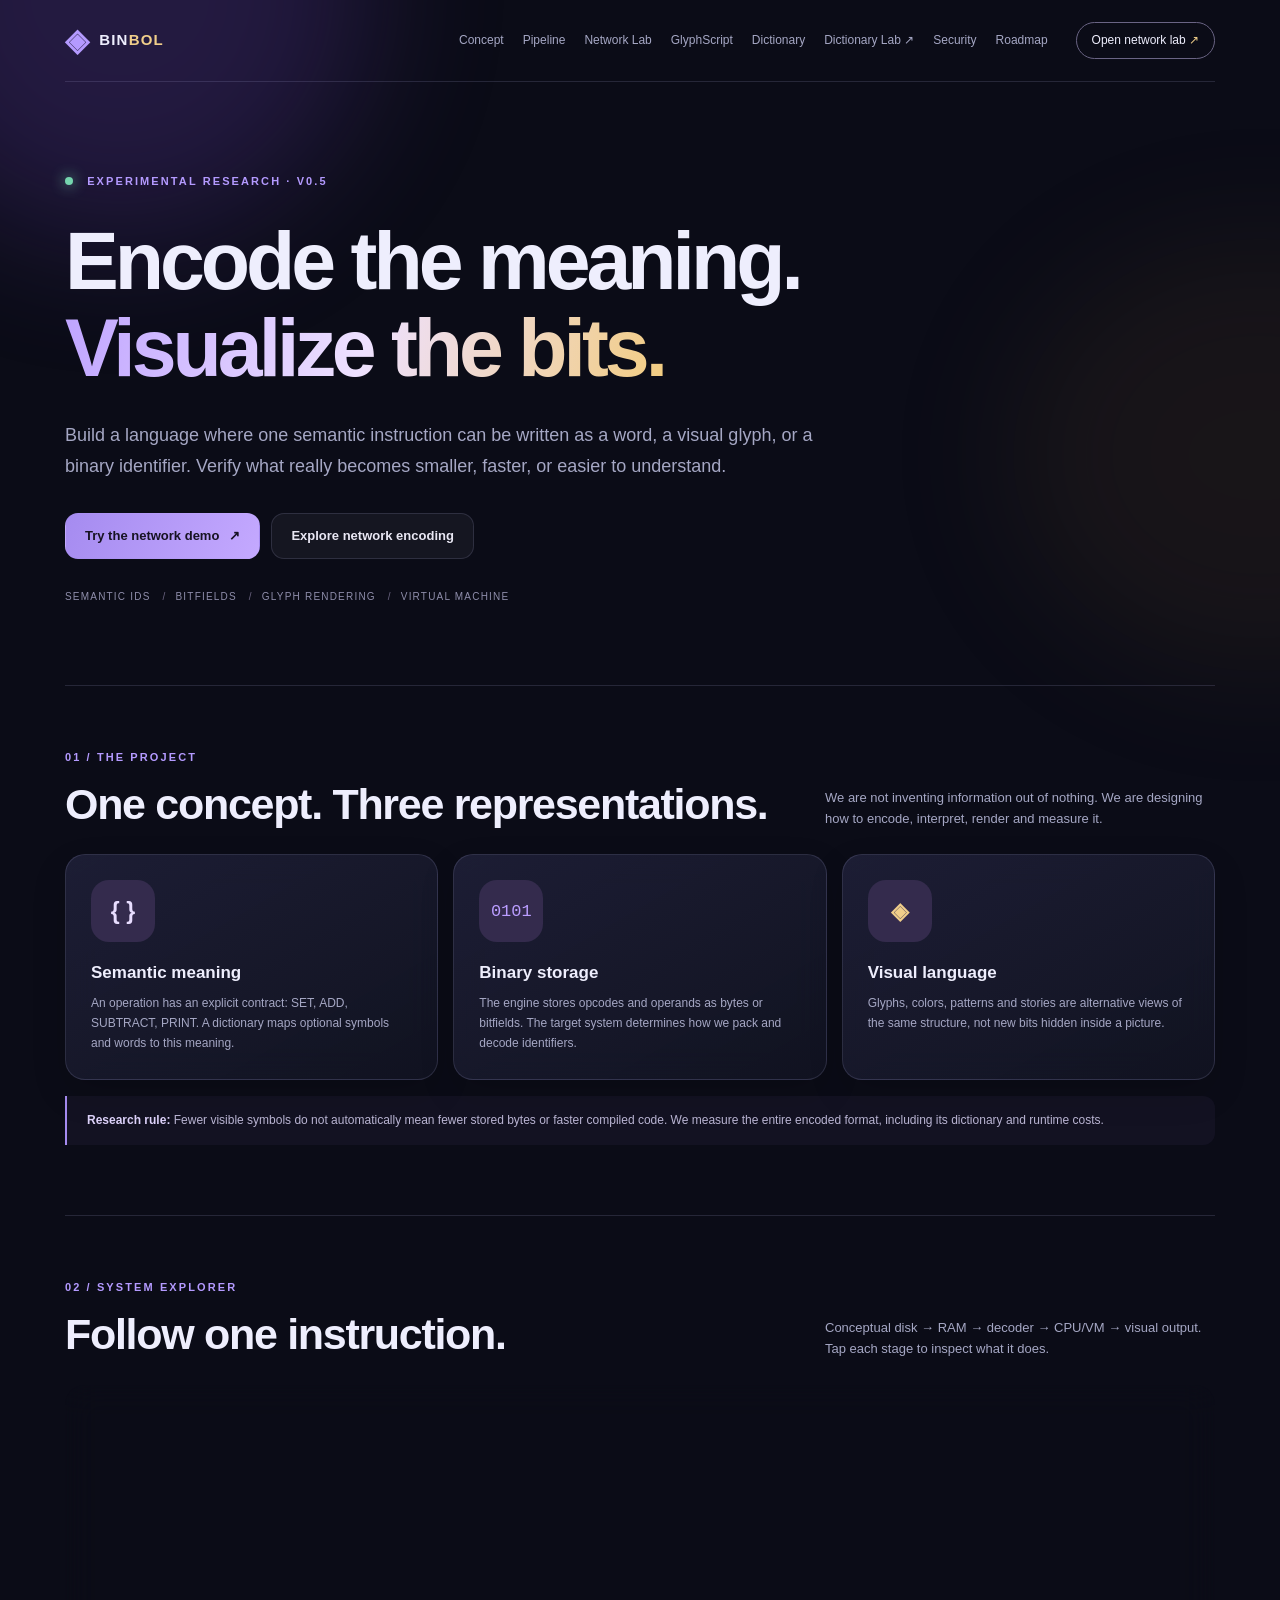
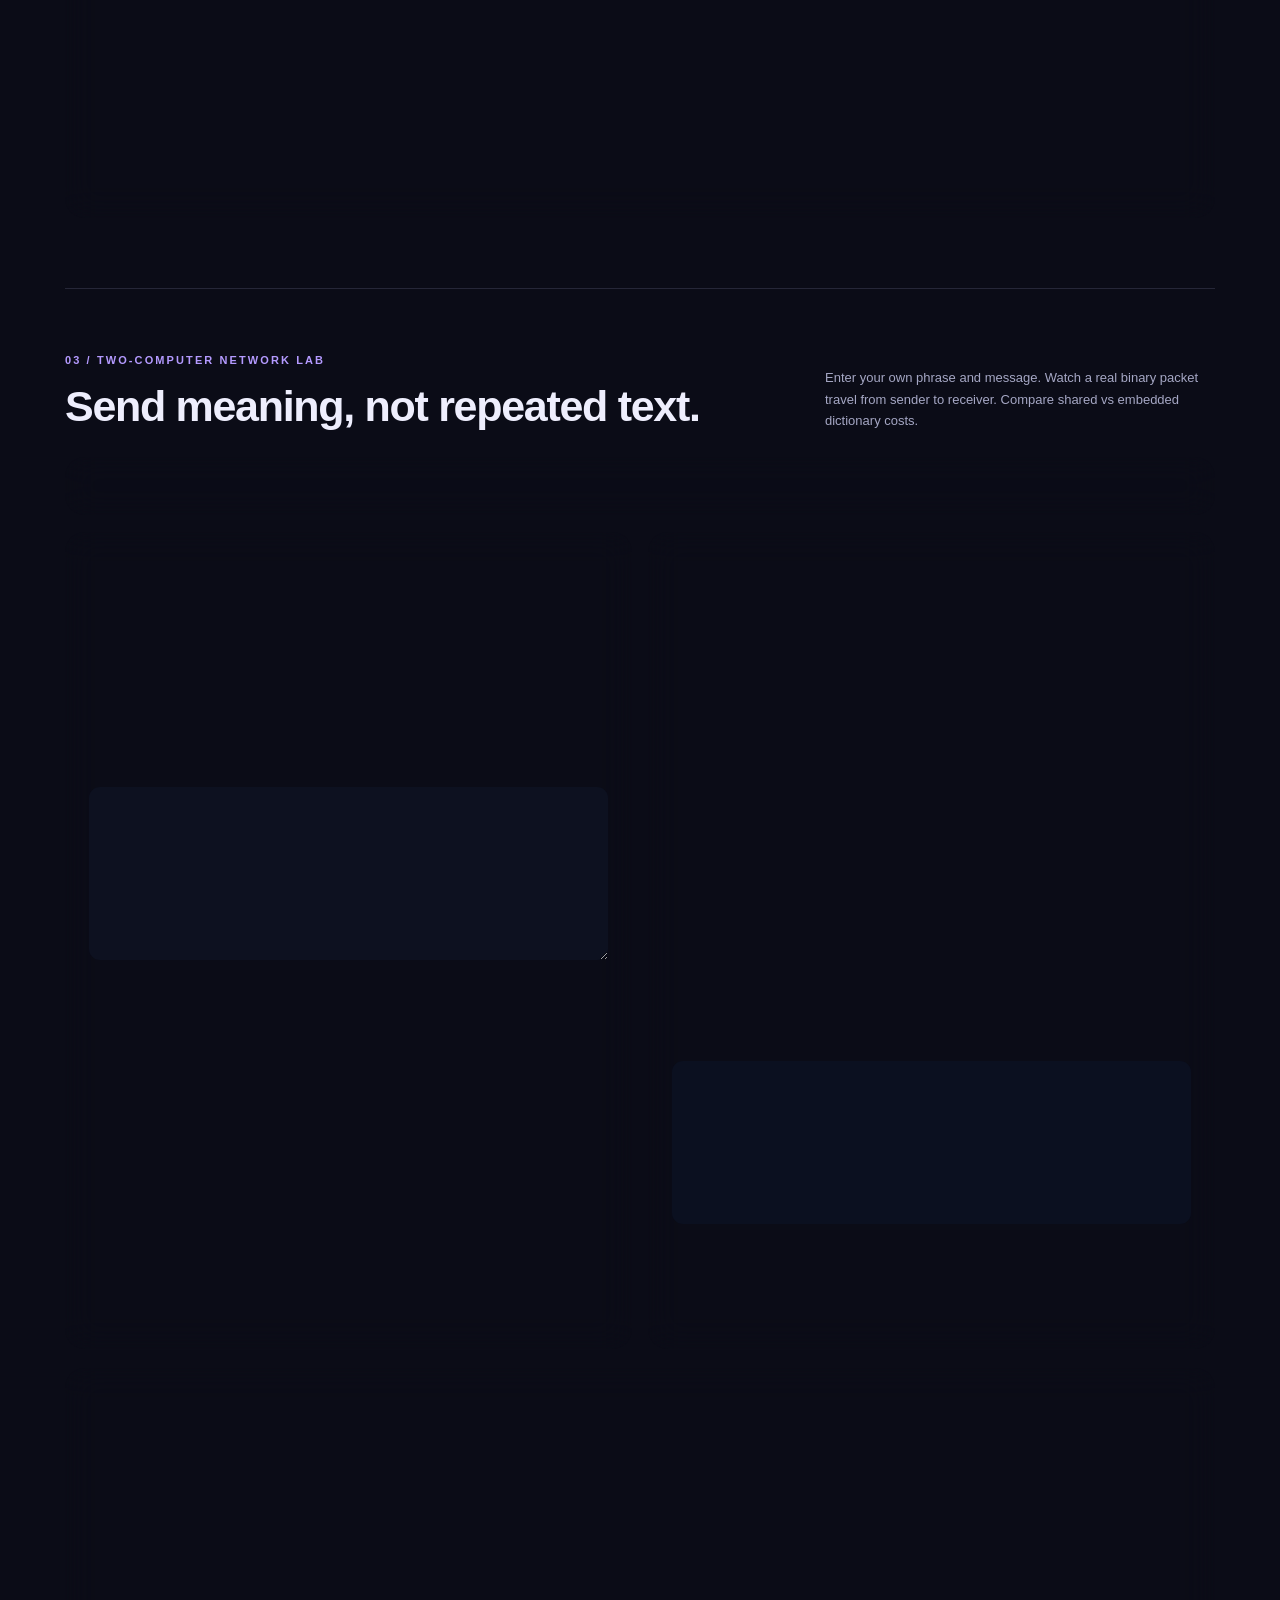
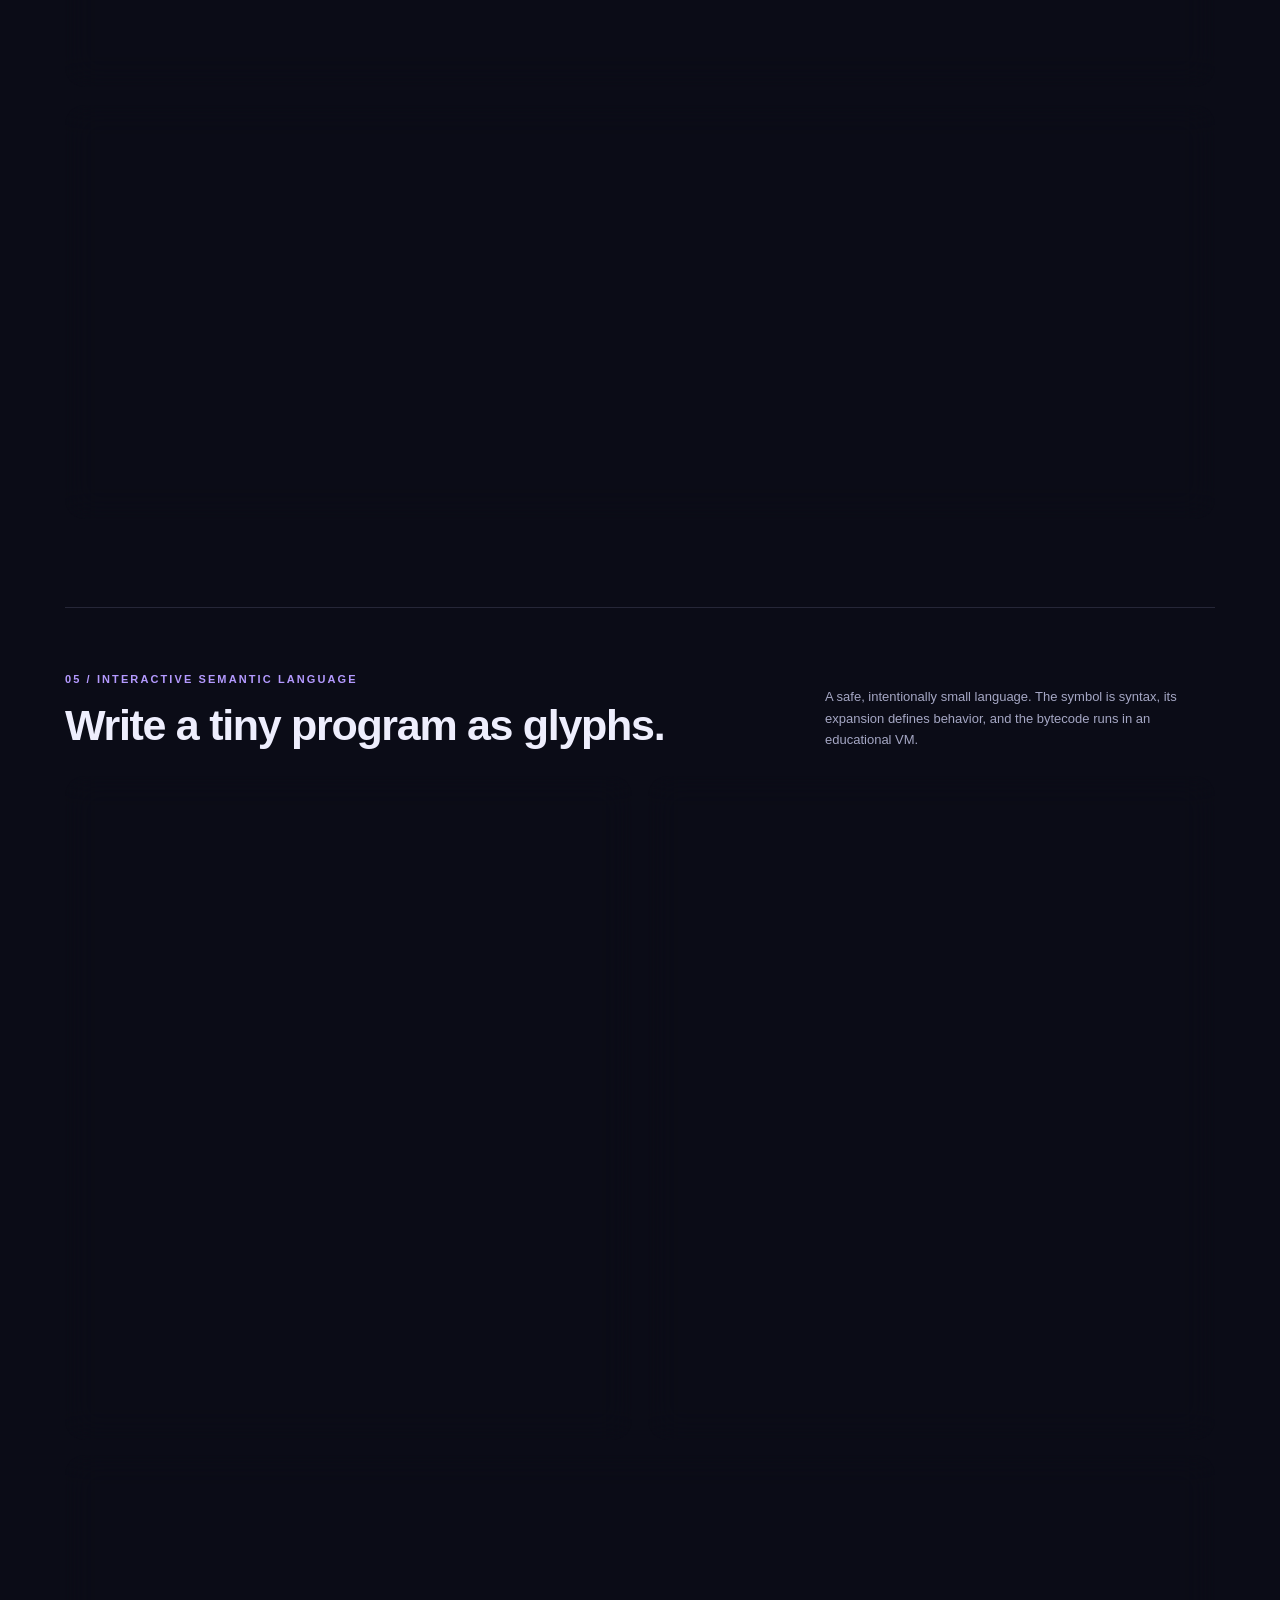
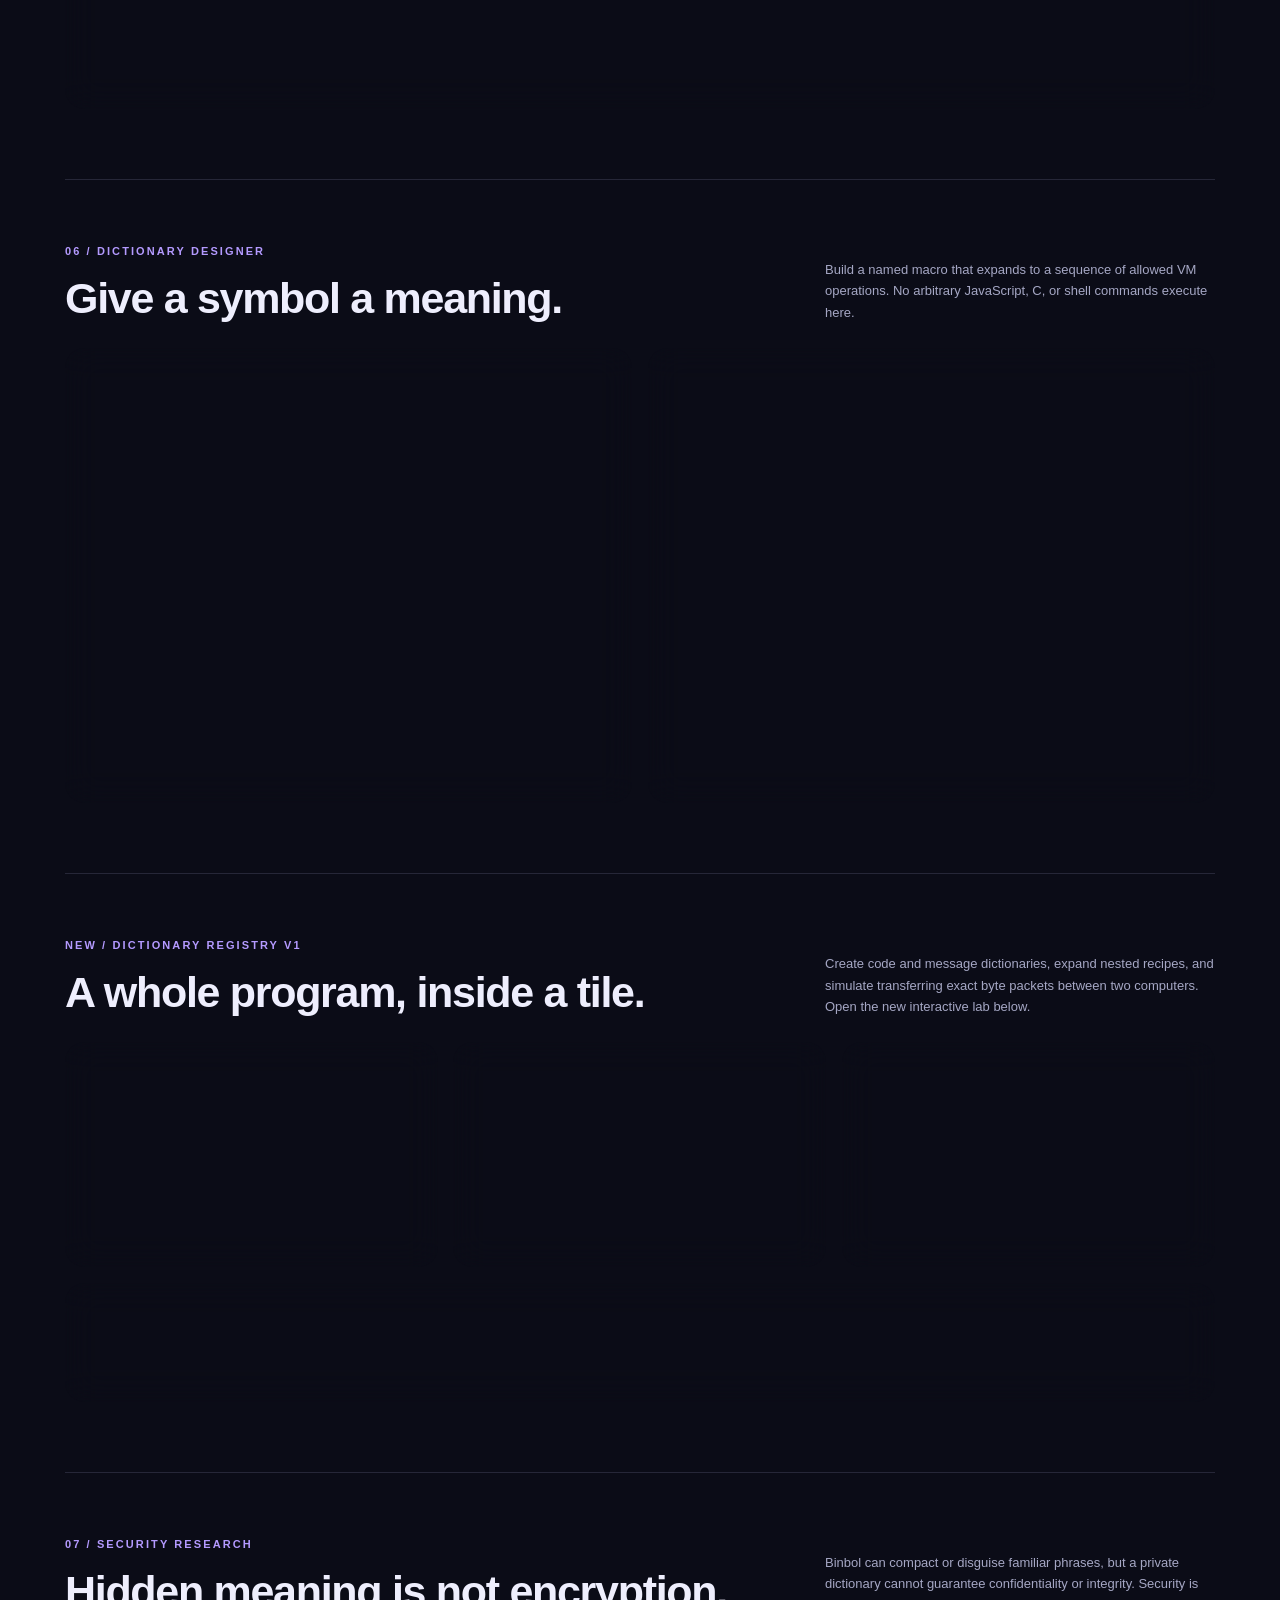
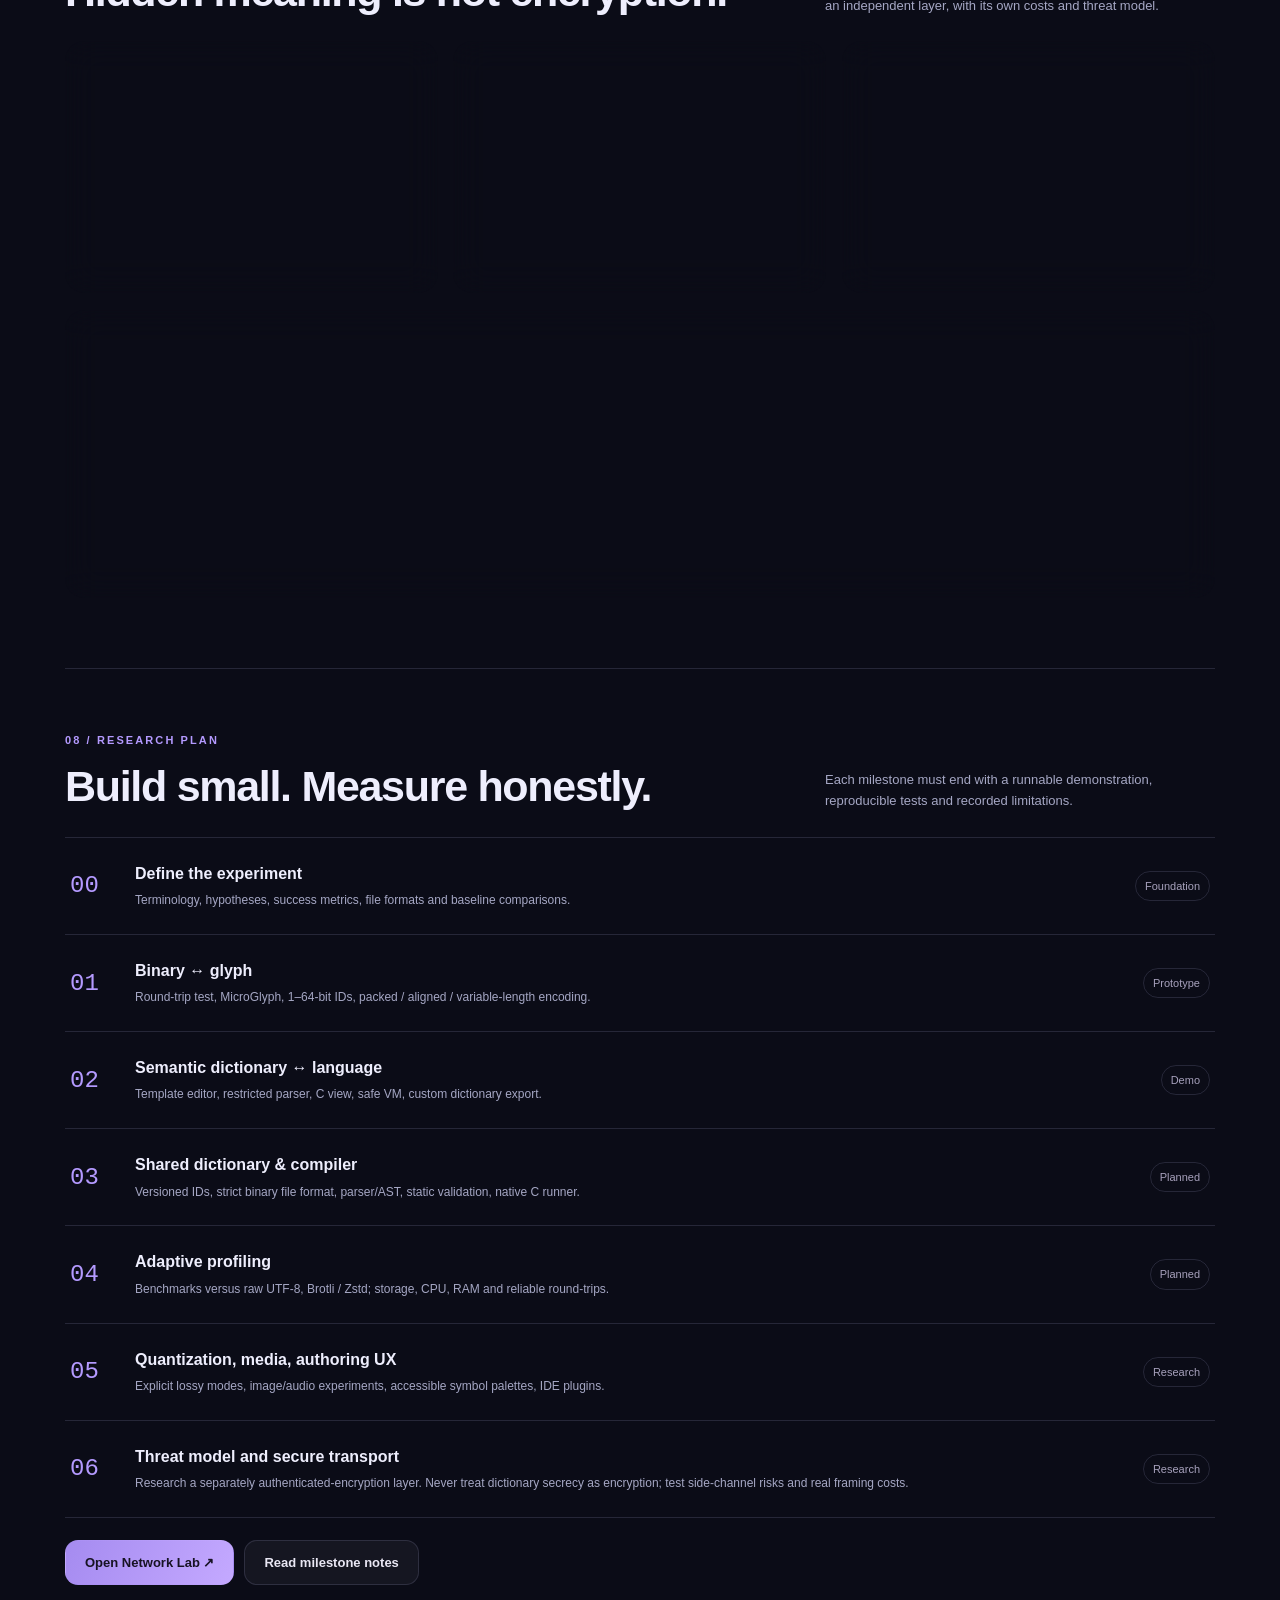
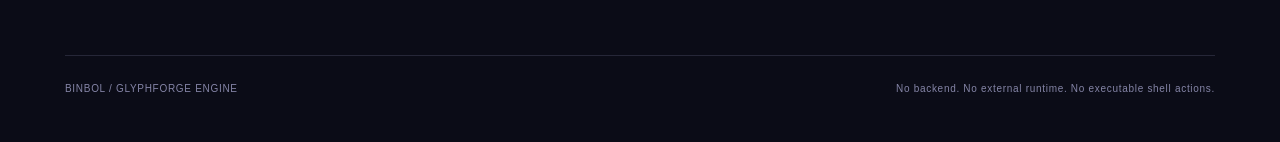
<file: studio.html>
<!doctype html>
<html lang="en">
<head>
  <meta charset="utf-8">
  <meta name="viewport" content="width=device-width, initial-scale=1, viewport-fit=cover">
  <meta name="theme-color" content="#0b0c17">
  <meta name="description" content="Binbol research studio: semantic visual coding, binary encoding, and experimental compression.">
  <title>Binbol — From Binary to Symbol</title>
  <style>
:root{color-scheme:dark;--bg:#0b0c17;--surface:#141726;--line:rgba(180,181,230,.16);--fg:#eeeefd;--muted:#a5a7c4;--violet:#b49aff;--gold:#f0ce8a;--green:#8be0bd}
*{box-sizing:border-box}html{scroll-behavior:smooth;scroll-padding-top:84px}body{background:var(--bg);color:var(--fg);margin:0;font:15px/1.65 Inter,ui-sans-serif,-apple-system,BlinkMacSystemFont,'Segoe UI',sans-serif;overflow-x:hidden}button,input,textarea{font:inherit}button{cursor:pointer}a{color:inherit;text-decoration:none}::selection{background:#8c71c88a}h1,h2,h3,p{margin-top:0}.wrap{width:min(1150px,calc(100% - 42px));margin:auto}.ambient{position:fixed;z-index:-1;pointer-events:none;filter:blur(70px);border-radius:50%;opacity:.25}.ambient-left{width:500px;height:500px;background:#6d43bc;top:-260px;left:-130px}.ambient-right{width:500px;height:430px;background:#93692d;right:-230px;top:240px;opacity:.1}.topbar{display:flex;align-items:center;gap:28px;min-height:82px;border-bottom:1px solid var(--line)}.wordmark{display:flex;align-items:center;gap:9px;font-weight:850;letter-spacing:1.2px;white-space:nowrap}.wordmark .logo{display:grid;place-items:center;font-size:31px;color:var(--violet)}.gold{color:var(--gold)}.topbar nav{margin-left:auto;display:flex;align-items:center;gap:19px}.topbar nav a{font-size:12px;color:var(--muted);transition:color .2s}.topbar nav a:hover{color:#fff}.lab-link{white-space:nowrap;border:1px solid #6a6484;border-radius:999px;font-size:12px;padding:8px 15px}.lab-link span{color:var(--gold)}.hero{padding:90px 0 80px}.eyebrow{color:var(--violet);font-size:11px;letter-spacing:2.1px;font-weight:800;text-transform:uppercase}.live-dot{display:inline-block;width:8px;height:8px;border-radius:50%;background:#75d5ae;box-shadow:0 0 14px #75d5ae;margin-right:9px}.hero h1{font-size:clamp(45px,6.3vw,86px);letter-spacing:-4px;line-height:1.08;margin:28px 0;max-width:920px}.hero h1 em{font-style:normal;background:linear-gradient(105deg,#bfa4ff,#eee1ff 50%,#f2cc80);background-clip:text;color:transparent}.lead{font-size:18px;line-height:1.7;color:var(--muted);max-width:750px}.hero-actions{display:flex;gap:11px;margin:32px 0 30px}.btn{border-radius:13px;display:inline-flex;align-items:center;justify-content:center;gap:10px;padding:11px 19px;font-size:13px;font-weight:750;transition:transform .2s,background .2s,border-color .2s;border:1px solid var(--line);min-height:44px}.btn:hover{transform:translateY(-2px)}.btn.primary{background:linear-gradient(115deg,#a58bf0,#c4a9ff);border-color:transparent;color:#171323}.btn.ghost{background:#ffffff0b;color:#e9e7f4}.hero-tags{display:flex;gap:9px;flex-wrap:wrap}.hero-tags span{font-size:10px;color:#8f8eab;letter-spacing:1.2px}.hero-tags span:not(:last-child)::after{content:'  /';margin-left:8px;color:#6b6481}.section{padding:58px 0 70px;border-top:1px solid var(--line)}.section-head{display:flex;align-items:flex-end;justify-content:space-between;gap:30px;margin-bottom:25px}.section-head h2{font-size:clamp(28px,3.5vw,43px);letter-spacing:-1.3px;line-height:1.17;margin:10px 0 0}.section-head>p{max-width:390px;margin:0;color:var(--muted);font-size:13px}.glass{background:linear-gradient(150deg,rgba(35,36,63,.75),rgba(18,20,34,.85));border:1px solid var(--line);border-radius:20px;box-shadow:0 14px 35px #00000024;backdrop-filter:blur(16px)}.three-grid{display:grid;grid-template-columns:repeat(3,1fr);gap:15px}.tile{padding:25px;min-height:225px}.tile-icon{display:inline-grid;place-items:center;height:62px;min-width:64px;border-radius:18px;background:#342b4d;color:#e8ddff;font-weight:900;font-size:23px}.tile-icon.purple{font:17px ui-monospace,Consolas,monospace;color:#ba9dff}.tile-icon.yellow{color:var(--gold)}.tile h3{margin:17px 0 5px;font-size:17px}.tile p{color:var(--muted);font-size:12px;margin:0;line-height:1.7}.warning{margin-top:16px;padding:15px 20px;border-left:2px solid #a58bf0;background:#a58bf00d;color:#bbb6d4;font-size:12px;border-radius:0 12px 12px 0}.warning strong{color:#ded3fb}.pipeline{padding:24px}.pipeline-steps{display:flex;align-items:center;justify-content:space-between;gap:5px}.stage{background:#181c2e;border:1px solid var(--line);border-radius:15px;min-width:0;flex:1;min-height:121px;display:flex;flex-direction:column;align-items:center;justify-content:center;gap:4px;color:var(--muted);transition:all .25s}.stage:hover{background:#25243e}.stage.active{border-color:#aa8fff;background:#8b72c51f;box-shadow:0 0 0 1px #9377ea22}.stage.active b{color:white}.stage-icon{font-size:24px;color:var(--violet)}.stage b{font-size:12px}.stage small{font-size:10px;color:#8485a5}.pipe-arrow{font-size:20px;color:#807e9d}.pipeline-detail{border-top:1px solid var(--line);margin-top:25px;padding-top:22px;display:grid;grid-template-columns:1fr 1fr;gap:20px;align-items:center}.pipeline-detail h3{margin:8px 0;font-size:20px}.pipeline-detail p{color:var(--muted);font-size:13px;margin:0}.pipeline-controls{display:flex;justify-content:flex-end;gap:10px;margin-top:18px}.compact{padding:7px 15px;min-height:39px}.micro{font-size:11px;color:#9596b0;line-height:1.65;margin:12px 0 0}.workbench{display:grid;grid-template-columns:1fr 1fr;gap:16px}.work-card{padding:22px;min-width:0}.card-title{display:flex;justify-content:space-between;align-items:flex-start;gap:10px;margin-bottom:17px}.card-title small,.card-title>small{font-size:10px;letter-spacing:1.6px;color:var(--violet)}.card-title h3{font-size:19px;margin:4px 0}.text-btn{border:0;background:transparent;color:var(--violet);font-size:12px;font-weight:750;padding:4px 5px}.palette{display:flex;gap:8px;flex-wrap:wrap;margin-bottom:16px}.glyph-key{display:grid;place-items:center;min-width:48px;height:47px;border:1px solid var(--line);background:#242339;border-radius:12px;color:#e9d9ff;font-size:23px}.glyph-key:hover{border-color:var(--violet);background:#392e54}textarea,input{color:var(--fg);background:#0d1120;border:1px solid #38364e;border-radius:12px;outline:none}textarea:focus,input:focus{border-color:#b29cff;box-shadow:0 0 0 3px #b29cff22}#glyph-source{width:100%;min-height:211px;resize:vertical;padding:18px;font:17px/1.9 ui-monospace,SFMono-Regular,Consolas,monospace}.actions{display:flex;flex-wrap:wrap;gap:9px;margin-top:18px}.status{margin-top:13px;color:var(--green);font-size:12px;min-height:25px}.status.error{color:#f19cab}.output-group{margin-top:12px}.output-title{display:flex;align-items:center;justify-content:space-between;margin:0 0 8px;font-size:12px;color:#d9d7e7;font-weight:800}.output-title span{font-size:10px;font-weight:500;color:var(--muted)}.code-surface{background:#0b1020;border:1px solid #282942;border-radius:12px;padding:17px;margin:0;color:#d9d5f1;font:12px/1.75 ui-monospace,Consolas,monospace;white-space:pre-wrap;word-break:break-word;overflow-x:auto;direction:ltr;text-align:left}#c-output{max-height:260px;overflow:auto;min-height:140px}.metricline{display:grid;grid-template-columns:repeat(3,1fr);gap:8px;margin-top:14px}.metricline>div{padding:10px;border:1px solid var(--line);border-radius:12px}.metricline small{display:block;font-size:10px;color:var(--muted)}.metricline strong{display:block;font-size:18px;color:var(--gold)}.compare{margin-top:16px;padding:22px}.compare h3{font-size:17px}.compare-grid{display:grid;grid-template-columns:repeat(4,1fr);gap:11px}.compare-grid>div{min-width:0;padding:15px;border-radius:12px;background:#101426}.compare-grid small{display:block;margin-bottom:10px;color:var(--violet);font-size:11px}.compare-grid code{font:12px/1.7 ui-monospace,Consolas,monospace;color:#e5ddf4;overflow-wrap:anywhere}.form-grid{display:grid;grid-template-columns:1fr 1fr;gap:9px}.form-grid label,.stack-label{display:flex;flex-direction:column;gap:6px;font-size:12px;font-weight:750;color:#dad7e5}.form-grid input{min-height:43px;padding:8px 12px;width:100%}.stack-label{margin-top:14px}.stack-label textarea{padding:12px;min-height:120px;font:13px/1.6 ui-monospace,monospace}.file-label{position:relative;overflow:hidden;cursor:pointer}.file-label input{position:absolute;width:100%;height:100%;opacity:0;left:0;top:0;cursor:pointer}.dict-list{display:flex;flex-direction:column;gap:8px;max-height:450px;overflow:auto}.dict-entry{display:flex;align-items:center;gap:11px;padding:11px;border:1px solid var(--line);border-radius:12px;background:#121626}.dict-symbol{font-size:28px;min-width:39px;text-align:center;color:var(--gold)}.dict-info{min-width:0;flex:1}.dict-info strong{display:block;font-size:12px}.dict-info code{display:block;white-space:pre-wrap;font-size:11px;color:var(--muted)}.remove{font-size:22px;border:0;background:none;color:#f29fae;padding:7px}.roadmap{border-top:1px solid var(--line)}.road-item{display:grid;grid-template-columns:50px 1fr 92px;gap:15px;align-items:center;border-bottom:1px solid var(--line);padding:23px 5px}.number{font:24px ui-monospace,monospace;color:var(--violet)}.road-item h3{font-size:16px;margin:0 0 4px}.road-item p{font-size:12px;color:var(--muted);margin:0}.state{justify-self:end;color:#a7a1bc;font-size:11px;border:1px solid var(--line);border-radius:20px;padding:5px 9px}.footer-actions{display:flex;gap:10px;margin-top:22px;flex-wrap:wrap}footer{display:flex;justify-content:space-between;gap:16px;padding:25px 0 45px;border-top:1px solid var(--line);font-size:10px;letter-spacing:.7px;color:#8585a7}.sr-only{position:absolute;width:1px;height:1px;padding:0;margin:-1px;overflow:hidden;clip:rect(0,0,0,0);white-space:nowrap;border:0}
@media(max-width:900px){.topbar{flex-wrap:wrap;padding:12px 0}.topbar nav{order:3;flex-basis:100%;justify-content:space-between;margin:0;gap:9px;overflow-x:auto}.lab-link{margin-left:auto}.hero{padding:58px 0 57px}.workbench{grid-template-columns:1fr}.section-head{align-items:flex-start;flex-direction:column;gap:10px}.section-head>p{max-width:100%}.compare-grid{grid-template-columns:repeat(2,1fr)}}
@media(max-width:650px){.wrap{width:calc(100% - 26px)}.topbar{gap:12px}.topbar nav a{font-size:11px}.wordmark{font-size:13px}.lab-link{font-size:10px;padding:7px 10px}.hero h1{letter-spacing:-2.2px;font-size:44px}.lead{font-size:15px}.hero-actions{flex-wrap:wrap}.three-grid{grid-template-columns:1fr}.tile{min-height:0;padding:22px}.section{padding:39px 0 50px}.pipeline{padding:15px}.pipeline-steps{gap:3px}.stage{min-height:94px;padding:4px 2px;border-radius:9px}.stage-icon{font-size:19px}.stage b{font-size:10px}.stage small{display:none}.pipe-arrow{font-size:11px}.pipeline-detail{grid-template-columns:1fr;gap:15px}.work-card{padding:16px}.compare{padding:16px}.compare-grid{grid-template-columns:1fr 1fr}.metricline strong{font-size:15px}.metricline small{font-size:9px}.road-item{grid-template-columns:35px 1fr;gap:10px}.road-item .state{grid-column:2;justify-self:start}.road-item h3{font-size:14px}footer{flex-direction:column}.btn{font-size:12px}}
@media(prefers-reduced-motion:reduce){html{scroll-behavior:auto}*,*::before,*::after{animation:none!important;transition:none!important}}


/* Binbol v0.3: accessible high-contrast pipeline and network/bitfield labs. */
.topbar nav{flex-wrap:wrap;row-gap:4px}
.stage{border-color:#6e648d;background:#22223d;color:#f1eaff;min-height:138px}
.stage.active{border-color:#c3a5ff;background:#493a70;box-shadow:0 0 0 2px #a98aff55,0 0 24px #ae80ff24;transform:translateY(-2px)}
.stage b{font-size:14px}.stage small{font-size:11px;color:#c3bfdc}.stage-icon{font-size:30px;color:#d2b9ff}
.stage.active .stage-icon{color:#fff}
.pipe-arrow{color:#b59eff;text-shadow:0 0 13px #a580ef;animation:arrow-glow 1.8s infinite}
@keyframes arrow-glow{50%{opacity:.36;transform:translateX(2px)}}
.explain-strip{padding:17px 20px;margin-bottom:17px;display:flex;gap:10px;flex-wrap:wrap;color:#d1cce6;font-size:13px}.explain-strip strong{color:#e5d6ff}
.explain-strip code{color:#fff}.net-layout{margin-bottom:17px}
.net-select{min-height:44px;border:1px solid #6b6185;border-radius:11px;background:#101222;color:#e4dff1;padding:10px;width:100%}
#net-source,#net-dictionary{width:100%;min-height:84px;resize:vertical;padding:13px 15px;font:13px/1.7 ui-monospace,Consolas,monospace}
#net-source{min-height:175px}.tiny-label{font-size:10px;color:#b9a4f9;letter-spacing:1.1px}
.network-metrics{display:grid;grid-template-columns:repeat(2,1fr);gap:9px}
.network-metrics>div{padding:12px 14px;border:1px solid #6e608b;border-radius:11px;background:#0f1327}
.network-metrics small{display:block;color:#bdb3da;font-size:11px}.network-metrics strong{font-size:22px;color:#f6edff;display:block}
#net-hex{max-height:150px;min-height:85px;overflow:auto;font-size:11px}
#net-decoded{min-height:100px;max-height:165px;overflow:auto;white-space:pre-wrap}
.transfer-view,.bitfield-block{padding:22px;margin:18px 0}.transfer-track{display:grid;grid-template-columns:repeat(5,minmax(0,1fr));gap:10px;align-items:center;margin-top:15px}
.transfer-step{min-height:112px;display:flex;align-items:center;justify-content:center;gap:1px;flex-direction:column;background:#161a31;border:1px solid #6e648d;border-radius:15px;color:#c9bddf;position:relative;transition:all .25s;cursor:pointer}
.transfer-step:not(:last-child)::after{content:'›';position:absolute;right:-12px;color:#cdb2ff;font-size:24px;z-index:2}
.transfer-step b{color:#ddd5ee;font-size:13px}.transfer-step small{font-size:11px;color:#aaa3c4}
.transfer-step.is-current{background:#453567;border-color:#d9b9ff;box-shadow:0 0 24px #b383ff66;transform:translateY(-3px)}
.transfer-step.is-current b,.transfer-step.is-current .transfer-icon{color:#fff}
.transfer-icon{font-size:29px;line-height:1.3;color:#c3a4fc}
.transfer-packet{display:flex;align-items:center;gap:12px;margin-top:20px;padding:16px 17px;border-radius:13px;background:#0c1021;border:1px solid #686088;color:#e1d8f2;min-height:60px;font-size:13px}
.signal-dot{width:11px;height:11px;border-radius:50%;background:#b9a2ff;box-shadow:0 0 0 5px #a07dff20,0 0 17px #af81ff;flex-shrink:0;animation:signal 1.5s infinite}
@keyframes signal{50%{box-shadow:0 0 0 10px #a07dff06,0 0 24px #af81ff}}
.bitfield-block .section-head{margin-bottom:19px}.bit-controls{display:grid;grid-template-columns:repeat(4,1fr);gap:12px}
.bit-controls label{font-size:12px;color:#e4ddf5;background:#101426;border:1px solid #635b80;border-radius:12px;padding:12px;display:grid;grid-template-columns:1fr auto;gap:5px}
.bit-controls input{grid-column:1/-1;width:100%;accent-color:#b596ff}.bit-controls output{color:#f3d39b;font-size:14px;font-weight:800}
.field-visual{display:flex;gap:4px;margin-top:19px;min-height:64px}
.field-bit{flex:1 1 0;min-width:0;display:flex;align-items:center;justify-content:center;border-radius:5px;font:700 14px ui-monospace,monospace;border:1px solid #ffffff36;color:#fff}
.field-bit.op{background:#6a3eb1}.field-bit.mode{background:#1f827c}.field-bit.reg{background:#8b6226}.field-bit.operand{background:#315c9a}
.bit-summary{display:flex;gap:14px;align-items:center;flex-wrap:wrap;margin-top:12px;color:#c9c2e0;font-size:12px}.bit-summary strong{color:#f3d39b;font-size:23px}
.bit-summary #bf-binary{font:600 14px ui-monospace,monospace}
@media(max-width:650px){.topbar nav{gap:12px;overflow-x:auto;flex-wrap:nowrap}.pipeline-steps{overflow-x:auto;justify-content:flex-start;scroll-snap-type:x mandatory;gap:8px;padding:6px 3px 17px}.stage{min-width:114px;flex:0 0 114px;min-height:130px;scroll-snap-align:center}.stage b{font-size:13px}.stage small{display:block;font-size:10px}.stage-icon{font-size:28px}.pipe-arrow{flex:0 0 auto;font-size:16px}.pipeline-controls{justify-content:space-between;flex-wrap:wrap}.transfer-view,.bitfield-block{padding:15px}.transfer-track{grid-template-columns:repeat(5,1fr);gap:5px}.transfer-step{min-height:94px;border-radius:10px}.transfer-step b{font-size:10px}.transfer-step small{font-size:9px}.transfer-icon{font-size:20px}.transfer-step:not(:last-child)::after{right:-8px;font-size:16px}.bit-controls{grid-template-columns:repeat(2,1fr);gap:8px}.field-visual{gap:2px}.field-bit{font-size:11px;border-radius:3px}.bit-summary #bf-binary{font-size:12px}.network-metrics strong{font-size:19px}}
@media(prefers-reduced-motion:reduce){.signal-dot,.pipe-arrow{animation:none}}

/* v0.4: conceptual security research panel; no cryptographic operation is simulated. */
.security-cards{display:grid;grid-template-columns:repeat(3,minmax(0,1fr));gap:15px;margin-bottom:16px}
.security-card{padding:22px;min-width:0}.security-card h3{margin:10px 0}.security-card p{font-size:14px;line-height:1.65;color:#d0cbe0}.security-card small{font-size:10px;letter-spacing:1.2px;color:#c6afff}
.security-symbol{font-size:30px;color:#b7a0f4}.security-flow{padding:24px}.secure-steps{display:flex;gap:8px;align-items:center;justify-content:space-between;flex-wrap:wrap;margin:20px 0}
.secure-steps span{padding:13px 14px;border-radius:12px;border:1px solid #8573ac;background:#1d1b36;color:#f3ecff;font-size:13px;font-weight:700}.secure-steps b{color:#d2b9ff}
.security-flow .micro{margin-top:12px}.security-flow a{color:#d7b8ff;text-decoration:underline;text-underline-offset:3px}
@media(max-width:760px){.security-cards{grid-template-columns:1fr}.security-card{padding:18px}.security-flow{padding:16px}.secure-steps{justify-content:flex-start;gap:7px}.secure-steps span{padding:10px 11px;font-size:11px}}

</style>
</head>
<body>
  <div class="ambient ambient-left"></div><div class="ambient ambient-right"></div>
  <header class="topbar wrap">
    <a href="#top" class="wordmark" aria-label="Binbol home"><span class="logo">◈</span><span>BIN<span class="gold">BOL</span></span></a>
    <nav aria-label="Primary"><a href="#why">Concept</a><a href="#pipeline">Pipeline</a><a href="#transfer">Network Lab</a><a href="#language">GlyphScript</a><a href="#dictionary">Dictionary</a><a href="dictionary-lab.html">Dictionary Lab ↗</a><a href="#security">Security</a><a href="#roadmap">Roadmap</a></nav>
    <a class="lab-link" href="#transfer">Open network lab <span aria-hidden="true">↗</span></a>
  </header>
  <main id="top" class="wrap">
    <section class="hero">
      <div class="eyebrow"><span class="live-dot"></span> EXPERIMENTAL RESEARCH · V0.5</div>
      <h1>Encode the meaning.<br><em>Visualize the bits.</em></h1>
      <p class="lead">Build a language where one semantic instruction can be written as a word, a visual glyph, or a binary identifier. Verify what really becomes smaller, faster, or easier to understand.</p>
      <div class="hero-actions"><a class="btn primary" href="#transfer">Try the network demo <span aria-hidden="true">↗</span></a><a class="btn ghost" href="#transfer">Explore network encoding</a></div>
      <div class="hero-tags"><span>SEMANTIC IDS</span><span>BITFIELDS</span><span>GLYPH RENDERING</span><span>VIRTUAL MACHINE</span></div>
    </section>
    <section id="why" class="section">
      <div class="section-head"><div><span class="eyebrow">01 / THE PROJECT</span><h2>One concept. Three representations.</h2></div><p>We are not inventing information out of nothing. We are designing how to encode, interpret, render and measure it.</p></div>
      <div class="three-grid">
        <article class="glass tile"><span class="tile-icon">{ }</span><h3>Semantic meaning</h3><p>An operation has an explicit contract: SET, ADD, SUBTRACT, PRINT. A dictionary maps optional symbols and words to this meaning.</p></article>
        <article class="glass tile"><span class="tile-icon purple">0101</span><h3>Binary storage</h3><p>The engine stores opcodes and operands as bytes or bitfields. The target system determines how we pack and decode identifiers.</p></article>
        <article class="glass tile"><span class="tile-icon yellow">◈</span><h3>Visual language</h3><p>Glyphs, colors, patterns and stories are alternative views of the same structure, not new bits hidden inside a picture.</p></article>
      </div>
      <div class="warning"><strong>Research rule:</strong> Fewer visible symbols do not automatically mean fewer stored bytes or faster compiled code. We measure the entire encoded format, including its dictionary and runtime costs.</div>
    </section>
    <section id="pipeline" class="section">
      <div class="section-head"><div><span class="eyebrow">02 / SYSTEM EXPLORER</span><h2>Follow one instruction.</h2></div><p>Conceptual disk → RAM → decoder → CPU/VM → visual output. Tap each stage to inspect what it does.</p></div>
      <div class="glass pipeline">
        <div class="pipeline-steps" role="group" aria-label="Pipeline stages">
          <button class="stage active" type="button" data-stage="0"><span class="stage-icon">▤</span><b>Disk</b><small>Stored bytes</small></button>
          <span class="pipe-arrow" aria-hidden="true">→</span>
          <button class="stage" type="button" data-stage="1"><span class="stage-icon">▦</span><b>RAM</b><small>Byte buffer</small></button>
          <span class="pipe-arrow" aria-hidden="true">→</span>
          <button class="stage" type="button" data-stage="2"><span class="stage-icon">⌘</span><b>Decoder</b><small>Opcode + data</small></button>
          <span class="pipe-arrow" aria-hidden="true">→</span>
          <button class="stage" type="button" data-stage="3"><span class="stage-icon">⚙</span><b>Virtual CPU</b><small>State change</small></button>
          <span class="pipe-arrow" aria-hidden="true">→</span>
          <button class="stage" type="button" data-stage="4"><span class="stage-icon">◈</span><b>Renderer</b><small>Symbol view</small></button>
        </div>
        <div class="pipeline-detail"><div><div class="eyebrow" id="stage-label">STEP 1 / 5</div><h3 id="stage-title">Disk: the binary file</h3><p id="stage-copy">A file contains bytes, not pictures of symbols. Our example program begins with an opcode and its operand.</p></div><pre id="stage-data" class="code-surface">10 0A 30 03 40</pre></div>
        <div class="pipeline-controls"><button type="button" class="btn ghost compact" id="auto-stage">▶ Play tour</button><button type="button" class="btn ghost compact" id="prev-stage">← Previous</button><button type="button" class="btn primary compact" id="next-stage">Next stage →</button></div>
        <p class="micro">Conceptual visualization only: actual OS paging, caches, registers and CPU instruction fetch are more complex; the demonstration VM executes JavaScript, not native processor opcodes.</p>
      </div>
    </section>
    <section id="transfer" class="section">
      <div class="section-head"><div><span class="eyebrow">03 / TWO-COMPUTER NETWORK LAB</span><h2>Send meaning, not repeated text.</h2></div><p>Enter your own phrase and message. Watch a real binary packet travel from sender to receiver. Compare shared vs embedded dictionary costs.</p></div>
      <div class="glass explain-strip"><strong>One byte = one choice from 256 IDs.</strong><span>IDs 0–255 can each name a pre-agreed entry. That does not store 256 independent values in eight bits. Our prototype uses ID <code>01</code> for one phrase.</span></div>
      <div class="workbench net-layout">
        <article class="glass work-card">
          <div class="card-title"><div><small>SENDER / MACHINE A</small><h3>Compose a message</h3></div><span class="tiny-label">UTF-8 INPUT</span></div>
          <label class="stack-label" for="net-dictionary">Dictionary phrase (ID 01)<textarea id="net-dictionary" rows="2" spellcheck="false">player.health -= damage;
</textarea></label>
          <label class="stack-label" for="net-source">Source message<textarea id="net-source" rows="6" spellcheck="false">player.health -= damage;
player.health -= damage;
player.health -= damage;
player.health -= damage;
player.health -= damage;
player.health -= damage;
player.health -= damage;
player.health -= damage;
</textarea></label>
          <label class="stack-label" for="net-mode">Dictionary transport<select id="net-mode" class="net-select"><option value="shared">Pre-shared (both computers know dictionary)</option><option value="embedded">Self-contained (send dictionary with packet)</option></select></label>
          <div class="actions"><button type="button" class="btn primary" id="net-send">▶ Encode · Send · Decode</button><button type="button" class="btn ghost" id="net-sample">Load Hebrew sample</button></div>
          <p class="micro">Pre-shared only works if both machines already have the identical dictionary. The 7-byte header is counted. No actual network traffic is sent; this is a local protocol simulation.</p>
        </article>
        <article class="glass work-card">
          <div class="card-title"><div><small>RECEIVER / MACHINE B</small><h3>Verify round-trip</h3></div><span id="net-status" class="tiny-label">READY</span></div>
          <div class="network-metrics"><div><small>Raw UTF-8</small><strong id="net-raw">—</strong></div><div><small>Packet size</small><strong id="net-packed">—</strong></div><div><small>Difference</small><strong id="net-gain">—</strong></div><div><small>Dictionary hits</small><strong id="net-hits">—</strong></div><div><small>Gzip baseline</small><strong id="net-gzip">—</strong></div></div>
          <div class="output-group"><div class="output-title">Packet bytes, hex <span id="net-packet-note">complete size counted</span></div><pre id="net-hex" class="code-surface"></pre></div>
          <div class="output-group"><div class="output-title">Decoded source <span>exact original, or failure</span></div><pre id="net-decoded" class="code-surface" dir="auto"></pre></div>
          <div class="actions"><button class="btn ghost" type="button" id="net-download">↓ Download .bnb</button><label class="btn ghost file-label">↑ Open .bnb <input id="net-open" type="file" accept=".bnb,application/octet-stream"></label><button class="btn ghost" type="button" id="net-wrong">Test wrong dictionary</button></div>
          <div id="net-alert" class="status" role="status" aria-live="polite"></div>
        </article>
      </div>
      <div class="glass transfer-view">
        <div class="card-title"><div><small>ANIMATED / CONCEPTUAL TRANSPORT</small><h3>From A to B — every step</h3></div><button class="btn ghost compact" id="net-play" type="button">▶ Replay</button></div>
        <div class="transfer-track" id="transfer-track" aria-label="Network transmission stages">
          <button data-netstage="0" class="transfer-step" type="button"><span class="transfer-icon">⌨</span><b>Source</b><small>Text</small></button>
          <button data-netstage="1" class="transfer-step" type="button"><span class="transfer-icon">▦</span><b>Encode</b><small>ID + literal</small></button>
          <button data-netstage="2" class="transfer-step" type="button"><span class="transfer-icon">⇢</span><b>Link</b><small>Bytes</small></button>
          <button data-netstage="3" class="transfer-step" type="button"><span class="transfer-icon">⌘</span><b>Decode</b><small>Dictionary</small></button>
          <button data-netstage="4" class="transfer-step" type="button"><span class="transfer-icon">✓</span><b>Output</b><small>Verify</small></button>
        </div>
        <div class="transfer-packet" id="transfer-packet"><span class="signal-dot"></span><span id="net-stage-caption">Create the source text on machine A.</span></div>
      </div>
      <div class="glass bitfield-block">
        <div class="section-head"><div><span class="eyebrow">04 / BITFIELD DESIGNER</span><h2>One 16-bit word. Four fields.</h2></div><p>Choose how 16 bits are divided; each field controls a different aspect of a *single* instruction. Packing reduces padding, not the amount of information required.</p></div>
        <div class="bit-controls">
          <label>Opcode · 4 bits<input id="bf-op" type="range" min="0" max="15" value="3"><output id="bf-op-val">3</output></label>
          <label>Mode · 2 bits<input id="bf-mode" type="range" min="0" max="3" value="2"><output id="bf-mode-val">2</output></label>
          <label>Register · 4 bits<input id="bf-reg" type="range" min="0" max="15" value="5"><output id="bf-reg-val">5</output></label>
          <label>Operand · 6 bits<input id="bf-operand" type="range" min="0" max="63" value="27"><output id="bf-operand-val">27</output></label>
        </div>
        <div class="field-visual" id="bf-visual" aria-label="16-bit field breakdown"></div>
        <div class="bit-summary"><span id="bf-binary">—</span><strong id="bf-hex">—</strong><span>2 bytes / 65,536 distinct combinations</span></div>
        <p class="micro">This field layout is illustrative, not an ARM instruction format. Some combinations may be invalid in a real ISA; register width, decoding and alignment determine real-world cost.</p>
      </div>
    </section>
    <section id="language" class="section">
      <div class="section-head"><div><span class="eyebrow">05 / INTERACTIVE SEMANTIC LANGUAGE</span><h2>Write a tiny program as glyphs.</h2></div><p>A safe, intentionally small language. The symbol is syntax, its expansion defines behavior, and the bytecode runs in an educational VM.</p></div>
      <div class="workbench">
        <article class="glass work-card"><div class="card-title"><div><small>EDIT / GLYPHSCRIPT</small><h3>Symbolic source</h3></div><button class="text-btn" id="reset-program">Reset</button></div>
          <div class="palette" id="glyph-palette" aria-label="Insert a symbol"></div>
          <label class="sr-only" for="glyph-source">GlyphScript source</label>
          <textarea id="glyph-source" spellcheck="false" autocapitalize="off" aria-describedby="source-tip">◈ 10
⊖ 3
◎</textarea>
          <p class="micro" id="source-tip">Each line: one registered symbol and an optional value from 0–255. Tap a symbol to insert an instruction at the cursor.</p>
          <div class="actions"><button class="btn primary" id="compile" type="button">Compile & run <span aria-hidden="true">▶</span></button><button class="btn ghost" id="download-bytes" type="button">Save .gfb</button></div><div class="status" id="run-status" role="status">Ready for compilation.</div>
        </article>
        <article class="glass work-card"><div class="card-title"><div><small>EXPAND / VERIFY</small><h3>See every layer</h3></div></div>
          <div class="output-group"><div class="output-title">Equivalent C code <button class="text-btn" id="copy-c">Copy</button></div><pre id="c-output" class="code-surface" aria-live="polite"></pre></div>
          <div class="output-group"><div class="output-title">Bytecode <span id="bytecount">—</span></div><pre id="binary-output" class="code-surface" aria-live="polite"></pre></div>
          <div class="output-group"><div class="output-title">Execution output <span>JS reference VM</span></div><pre id="vm-output" class="code-surface" aria-live="polite"></pre></div>
          <div class="metricline"><div><small>Glyph source UTF-8</small><strong id="glyph-size">—</strong></div><div><small>Bytecode payload</small><strong id="code-size">—</strong></div><div><small>Reconstruction</small><strong id="reconstruct-result">—</strong></div></div>
        </article>
      </div>
      <div class="compare glass"><h3>Four views of one program</h3><div class="compare-grid"><div><small>Conventional C</small><code>int value = 10;<br>value -= 3;<br>printf("%d\\n", value);</code></div><div><small>Hebrew-style concept</small><code dir="rtl">קבע ערך ל־10<br>הפחת 3<br>הדפס ערך</code></div><div><small>GlyphScript</small><code>◈ 10<br>⊖ 3<br>◎</code></div><div><small>Binary instructions</small><code>10 0A<br>30 03<br>40</code></div></div><p class="micro">The Hebrew column is a conceptual comparison with Hebrew++ rather than a claim about its exact historical syntax. Our binary VM is not a C compiler; it executes a small subset of arithmetic actions.</p></div>
    </section>
    <section id="dictionary" class="section">
      <div class="section-head"><div><span class="eyebrow">06 / DICTIONARY DESIGNER</span><h2>Give a symbol a meaning.</h2></div><p>Build a named macro that expands to a sequence of allowed VM operations. No arbitrary JavaScript, C, or shell commands execute here.</p></div>
      <div class="workbench dict-layout"><article class="glass work-card"><div class="card-title"><h3>Create a template</h3><span class="micro">Safe instruction DSL</span></div>
        <div class="form-grid"><label>Symbol<input id="macro-symbol" type="text" maxlength="12" value="🌊" placeholder="🌊" autocomplete="off"></label><label>Name<input id="macro-name" type="text" maxlength="48" value="Wave & print" placeholder="Wave & print"></label></div>
        <label class="stack-label">Expansion (one operation per line)<textarea id="macro-body" rows="4" spellcheck="false">ADD $n
PRINT</textarea></label>
        <div class="actions"><button id="add-macro" class="btn primary" type="button">Add symbol</button><button id="export-dict" class="btn ghost" type="button">Export JSON</button><label class="btn ghost file-label">Import JSON<input id="import-dict" type="file" accept="application/json,.json"></label></div><div class="status" id="dict-status" role="status">$n is the optional operand supplied by the symbolic source line.</div>
      </article>
      <article class="glass work-card"><div class="card-title"><h3>Current dictionary</h3><small id="dict-count">—</small></div><div id="dict-list" class="dict-list"></div><p class="micro">Built-in instructions have fixed opcodes. Custom symbols are source-level macros and may expand into multiple instructions; their JSON dictionary is required to interpret custom source files.</p></article></div>
    </section>
<section id="registry-explorer" class="section">
<div class="section-head"><div><span class="eyebrow">NEW / DICTIONARY REGISTRY V1</span><h2>A whole program, inside a tile.</h2></div><p>Create code and message dictionaries, expand nested recipes, and simulate transferring exact byte packets between two computers. Open the new interactive lab below.</p></div>
<div class="three-grid">
<article class="glass tile"><span class="tile-icon">🛡</span><h3>CHECK_PLAYER recipe</h3><p>One symbolic ID refers to four separate actions. Tap its tile to inspect each reference and its exact expansion.</p></article>
<article class="glass tile"><span class="tile-icon purple">▣</span><h3>Dictionary of dictionaries</h3><p>Choose Code, Testing, or Messages. Add your own text or recipe definitions, and detect circular references.</p></article>
<article class="glass tile"><span class="tile-icon yellow">⇄</span><h3>Two computers</h3><p>Copy a BND1 packet between devices or share a binary file. Compare pre-shared and embedded dictionary costs.</p></article>
</div>
<div class="glass" style="padding:20px;margin-top:16px"><a class="btn primary" href="dictionary-lab.html">Open Dictionary Registry Lab ↗</a><p class="micro" style="margin-top:13px">The new lossless BND1 proof-of-concept is separate from the existing BNB1 protocol. This is not encryption and does not execute C code.</p></div>
</section>
<section id="security" class="section">
  <div class="section-head"><div><span class="eyebrow">07 / SECURITY RESEARCH</span><h2>Hidden meaning is not encryption.</h2></div><p>Binbol can compact or disguise familiar phrases, but a private dictionary cannot guarantee confidentiality or integrity. Security is an independent layer, with its own costs and threat model.</p></div>
  <div class="security-cards">
    <article class="glass security-card"><span class="security-symbol">▦</span><h3>Semantic IDs</h3><p><strong>01</strong> could mean a long phrase to peers with a dictionary. Patterns, lengths and repeat counts remain visible.</p><small>ENCODING, NOT CRYPTOGRAPHY</small></article>
    <article class="glass security-card"><span class="security-symbol">⇄</span><h3>Dictionary rotation</h3><p>Remapping IDs changes the packet representation; it does not give the guarantees of cryptographic key rotation or tamper detection.</p><small>OBFUSCATION, NOT ENCRYPTION</small></article>
    <article class="glass security-card"><span class="security-symbol">♢</span><h3>Authenticated encryption</h3><p>A future vetted AEAD/E2E layer can protect the encoded payload. Nonces, authentication tags, key management and protocol framing cost extra bytes.</p><small>STANDARD CRYPTO · FUTURE WORK</small></article>
  </div>
  <div class="glass security-flow">
    <div class="card-title"><div><small>PROPOSED DESIGN · NOT YET IMPLEMENTED</small><h3>Encode first. Protect separately.</h3></div><span class="tiny-label">THREAT MODEL REQUIRED</span></div>
    <div class="secure-steps"><span>Source</span><b aria-hidden="true">→</b><span>Binbol codec</span><b aria-hidden="true">→</b><span>AEAD protect</span><b aria-hidden="true">→</b><span>Network</span><b aria-hidden="true">→</b><span>Verify + decode</span></div>
    <p class="micro"><strong>Important:</strong> combining compression with encryption can leak secrets through ciphertext length when attacker-controlled input and secret data share a compression context. We must evaluate this before enabling secure transport.</p>
    <p class="micro">Current BNB1 packets use only a 16-bit noncryptographic dictionary checksum. Do not use them to protect confidential data or authenticate messages. The full ZIP package contains the Hebrew threat-model document and a curated reference guide.</p>
  </div>
</section>
    <section id="roadmap" class="section"><div class="section-head"><div><span class="eyebrow">08 / RESEARCH PLAN</span><h2>Build small. Measure honestly.</h2></div><p>Each milestone must end with a runnable demonstration, reproducible tests and recorded limitations.</p></div>
      <div class="roadmap">
        <div class="road-item"><span class="number">00</span><div><h3>Define the experiment</h3><p>Terminology, hypotheses, success metrics, file formats and baseline comparisons.</p></div><span class="state">Foundation</span></div>
        <div class="road-item"><span class="number">01</span><div><h3>Binary ↔ glyph</h3><p>Round-trip test, MicroGlyph, 1–64-bit IDs, packed / aligned / variable-length encoding.</p></div><span class="state">Prototype</span></div>
        <div class="road-item"><span class="number">02</span><div><h3>Semantic dictionary ↔ language</h3><p>Template editor, restricted parser, C view, safe VM, custom dictionary export.</p></div><span class="state">Demo</span></div>
        <div class="road-item"><span class="number">03</span><div><h3>Shared dictionary & compiler</h3><p>Versioned IDs, strict binary file format, parser/AST, static validation, native C runner.</p></div><span class="state">Planned</span></div>
        <div class="road-item"><span class="number">04</span><div><h3>Adaptive profiling</h3><p>Benchmarks versus raw UTF-8, Brotli / Zstd; storage, CPU, RAM and reliable round-trips.</p></div><span class="state">Planned</span></div>
        <div class="road-item"><span class="number">05</span><div><h3>Quantization, media, authoring UX</h3><p>Explicit lossy modes, image/audio experiments, accessible symbol palettes, IDE plugins.</p></div><span class="state">Research</span></div>
      <div class="road-item"><span class="number">06</span><div><h3>Threat model and secure transport</h3><p>Research a separately authenticated-encryption layer. Never treat dictionary secrecy as encryption; test side-channel risks and real framing costs.</p></div><span class="state">Research</span></div></div><div class="footer-actions"><a href="#transfer" class="btn primary">Open Network Lab ↗</a><a href="#roadmap" class="btn ghost">Read milestone notes</a></div>
    </section>
  </main>
  <footer class="wrap"><span>BINBOL / GLYPHFORGE ENGINE</span><span>No backend. No external runtime. No executable shell actions.</span></footer>
  <script>
/* GlyphForge semantic language core v0.2: educational and intentionally sandboxed. */
(function(root, factory) {
  const api = factory();
  if (typeof module === 'object' && module.exports) module.exports = api;
  root.GlyphSemantic = api;
})(typeof globalThis !== 'undefined' ? globalThis : this, function() {
  'use strict';
  const VERSION = 1;
  const OPS = Object.freeze({ SET: 0x10, ADD: 0x20, SUB: 0x30, PRINT: 0x40 });
  const REVERSE = Object.fromEntries(Object.entries(OPS).map(([k,v])=>[v,k]));
  const DEFAULTS = Object.freeze([
    {symbol:'◈', name:'Set accumulator', body:'SET $n', locked:true},
    {symbol:'⊕', name:'Add to accumulator', body:'ADD $n', locked:true},
    {symbol:'⊖', name:'Subtract from accumulator', body:'SUB $n', locked:true},
    {symbol:'◎', name:'Print accumulator', body:'PRINT', locked:true}
  ]);
  const bytes = s => new TextEncoder().encode(s).length;
  function cleanMacro(input) {
    const symbol = String(input.symbol ?? '').trim();
    const name = String(input.name ?? '').trim();
    const body = String(input.body ?? '').trim();
    if (!symbol || [...symbol].length > 10 || /\s/u.test(symbol)) throw Error('Symbol must be 1–10 non-whitespace code points.');
    if (!name || name.length > 48) throw Error('Name must be 1–48 characters.');
    const lines = body.split(/\r?\n/u).map(x=>x.trim()).filter(Boolean);
    if (!lines.length || lines.length > 8) throw Error('Expansion must contain 1–8 operations.');
    lines.forEach(line => {
      const m = /^(SET|ADD|SUB|PRINT)(?:\s+(\$n|\d{1,3}))?$/u.exec(line);
      if (!m) throw Error(`Invalid instruction "${line}". Use SET / ADD / SUB / PRINT.`);
      if (m[1]==='PRINT' && m[2]) throw Error('PRINT does not take an operand.');
      if (m[1]!=='PRINT' && !m[2]) throw Error(`${m[1]} needs an operand or $n.`);
      if (m[2] && m[2] !== '$n' && Number(m[2]) > 255) throw Error('Operands must be between 0 and 255.');
    });
    return {symbol,name,body:lines.join('\n')};
  }
  function validatedDictionary(custom = []) {
    if (!Array.isArray(custom) || custom.length > 64) throw Error('Dictionary must contain at most 64 custom entries.');
    const entries = DEFAULTS.map(x=>({...x}));
    const used = new Set(entries.map(x=>x.symbol));
    for (const item of custom) {
      const next = cleanMacro(item);
      if (used.has(next.symbol)) throw Error(`Duplicate symbol ${next.symbol}`);
      used.add(next.symbol); entries.push(next);
    }
    return entries;
  }
  function compile(source, custom = []) {
    if (typeof source !== 'string' || source.length > 20000) throw Error('Source length exceeds 20,000 characters.');
    const dict = validatedDictionary(custom);
    const lookup = new Map(dict.map(x=>[x.symbol,x]));
    const lines = source.split(/\r?\n/u).map(s=>s.trim()).filter(s=>s && !s.startsWith('//'));
    if (lines.length > 1000) throw Error('Maximum 1000 source instructions.');
    const expanded = [];
    for (let i=0;i<lines.length;i++) {
      const m = /^(\S+?)(?:\s+(\d{1,3}))?$/u.exec(lines[i]);
      if (!m) throw Error(`Line ${i+1}: expected SYMBOL [0..255].`);
      const [,symbol,raw] = m;
      const entry = lookup.get(symbol);
      if (!entry) throw Error(`Line ${i+1}: unknown symbol ${symbol}`);
      const operand = raw === undefined ? null : Number(raw);
      if (operand !== null && operand > 255) throw Error(`Line ${i+1}: operand must be 0–255.`);
      for (const instr of entry.body.split('\n')) {
        const [op, arg] = instr.trim().split(/\s+/u);
        const value = arg === '$n' ? operand : (arg===undefined ? null : Number(arg));
        if (arg==='$n' && value===null) throw Error(`Line ${i+1}: symbol ${symbol} needs a numeric operand.`);
        if (expanded.length >= 2000) throw Error('Maximum 2000 expanded instructions.');
        expanded.push({op,value,sourceLine:i+1,symbol});
      }
    }
    const encoded = [];
    for (const item of expanded) {
      encoded.push(OPS[item.op]);
      if (item.op !== 'PRINT') encoded.push(item.value);
    }
    return {source, dictionary:dict, expanded, binary:Uint8Array.from(encoded), sourceBytes:bytes(source)};
  }
  function decode(binary) {
    const b = binary instanceof Uint8Array ? binary : Uint8Array.from(binary);
    const instructions = [];
    for (let i=0;i<b.length;) {
      const op = REVERSE[b[i++]];
      if (!op) throw Error(`Unknown opcode at byte ${i-1}.`);
      let value = null;
      if (op !== 'PRINT') {
        if (i>=b.length) throw Error('Truncated bytecode operand.');
        value = b[i++];
      }
      instructions.push({op,value});
      if (instructions.length>2000) throw Error('Bytecode instruction limit exceeded.');
    }
    return instructions;
  }
  function execute(binary) {
    const instructions = decode(binary);
    let value = 0;
    const output = [];
    const trace = [];
    for (let i=0;i<instructions.length;i++) {
      const ins = instructions[i];
      switch(ins.op) {
        case 'SET': value=ins.value; break;
        case 'ADD': value+=ins.value; break;
        case 'SUB': value-=ins.value; break;
        case 'PRINT': output.push(String(value)); break;
      }
      trace.push(`${String(i).padStart(2,'0')}: ${ins.op}${ins.value===null?'':' '+ins.value}   accumulator=${value}`);
    }
    return {value,output,trace,instructions};
  }
  function toC(instructions) {
    const lines = ['#include <stdio.h>', '', 'int main(void) {', '    int value = 0;'];
    for (const item of instructions) {
      if (item.op === 'SET') lines.push(`    value = ${item.value};`);
      if (item.op === 'ADD') lines.push(`    value += ${item.value};`);
      if (item.op === 'SUB') lines.push(`    value -= ${item.value};`);
      if (item.op === 'PRINT') lines.push('    printf("%d\\n", value);');
    }
    lines.push('    return 0;', '}');
    return lines.join('\n');
  }
  const hex = binary => Array.from(binary,b=>b.toString(16).toUpperCase().padStart(2,'0')).join(' ');
  return {VERSION,OPS,DEFAULTS,cleanMacro,validatedDictionary,compile,decode,execute,toC,hex,bytes};
});

</script>
<script>
/* Binbol v0.3 — deliberately small, inspectable dictionary-transport experiment.
   One ID represents one known phrase, not 256 simultaneous values.
   Format: 'BNB1' (4), mode (1), dictionary checksum (2),
           optional embedded dictionary: count (1), id (1), len U16BE (2), UTF-8 bytes;
           payload: tag 1 + id (1) OR tag 0 + len U16BE (2) + UTF-8 literal bytes.
   Shared mode requires an identical phrase on sender and receiver.
*/
(function (root, factory) {
  const api = factory();
  if (typeof module !== 'undefined' && module.exports) module.exports = api;
  root.BinbolCodec = api;
})(typeof window !== 'undefined' ? window : globalThis, function () {
  'use strict';
  const enc = new TextEncoder();
  const dec = new TextDecoder('utf-8', {fatal:true});
  const bytes = s => enc.encode(s);
  const checksum = phrase => {let h=2166136261 >>> 0;for(const b of bytes(phrase)) h=Math.imul(h^b,16777619)>>>0;return h & 0xffff;};
  const putU16=(out,n)=>{out.push((n>>>8)&255,n&255);};
  const readU16=(b,p)=>{if(p+2>b.length)throw Error('Truncated two-byte field');return (b[p]<<8)|b[p+1];};
  const validate = (text,phrase)=>{if(typeof text!=='string'||typeof phrase!=='string')throw Error('Expected text');if(!phrase)throw Error('Dictionary phrase cannot be empty');if(bytes(phrase).length>65535)throw Error('Dictionary entry too large');if(bytes(text).length>1000000)throw Error('Input too large for demo');};
  function encode(text, phrase, mode='shared') {
    validate(text,phrase);
    if(mode!=='shared'&&mode!=='embedded')throw Error('Invalid mode');
    const out=[0x42,0x4e,0x42,0x31,mode==='embedded'?1:0];
    putU16(out,checksum(phrase));
    let dictionaryBytes=0, hits=0;
    if(mode==='embedded'){
      const d=bytes(phrase);out.push(1,1);putU16(out,d.length);for(const b of d)out.push(b); dictionaryBytes=d.length+4;
    }
    function literal(str){if(!str)return;const b=bytes(str);let pos=0;while(pos<b.length){let len=Math.min(65535,b.length-pos);if(pos+len<b.length){while(len>0 && (b[pos+len]&0xc0)===0x80)len--;}if(!len)throw Error('UTF-8 chunk boundary error');out.push(0);putU16(out,len);for(let k=0;k<len;k++)out.push(b[pos+k]);pos+=len;}}
    let literalStart=0,index=0;
    while(index<text.length){if(text.startsWith(phrase,index)){
        literal(text.slice(literalStart,index));out.push(1,1);hits++;index+=phrase.length;literalStart=index;
      }else{index++;}}
    literal(text.slice(literalStart));
    return {bytes:Uint8Array.from(out),hits,dictionaryBytes,payloadBytes:out.length-7-dictionaryBytes, originalBytes:bytes(text).length, mode};
  }
  function decode(buffer,phrase){
    const b=buffer instanceof Uint8Array?buffer:new Uint8Array(buffer);
    if(b.length<7||String.fromCharCode(...b.slice(0,4))!=='BNB1')throw Error('Not a Binbol BNB1 packet');
    const mode=b[4]===0?'shared':b[4]===1?'embedded':null;
    if(!mode)throw Error('Unknown mode');
    let p=7;
    if(mode==='embedded'){
      if(p>=b.length||b[p++]!==1)throw Error('Unsupported dictionary count');
      if(p>=b.length||b[p++]!==1)throw Error('Unsupported dictionary ID');
      const n=readU16(b,p);p+=2;if(p+n>b.length)throw Error('Truncated dictionary');phrase=dec.decode(b.slice(p,p+n));p+=n;
    }else if(typeof phrase!=='string')throw Error('Missing pre-shared dictionary');
    if(checksum(phrase)!==readU16(b,5))throw Error('Dictionary mismatch');
    let parts=[];
    while(p<b.length){
      const tag=b[p++];
      if(tag===1){if(p>=b.length||b[p++]!==1)throw Error('Unknown dictionary token');parts.push(phrase);}
      else if(tag===0){const n=readU16(b,p);p+=2;if(p+n>b.length)throw Error('Truncated literal');parts.push(dec.decode(b.slice(p,p+n)));p+=n;}
      else throw Error('Unknown token tag');
    }
    return parts.join('');
  }
  const hex=b=>Array.from(b).map(n=>n.toString(16).padStart(2,'0').toUpperCase()).join(' ');
  function pack16(op,mode,reg,operand){
    for(const [x,max] of [[op,15],[mode,3],[reg,15],[operand,63]])if(!Number.isInteger(x)||x<0||x>max)throw Error('Bitfield input out of range');
    return (op<<12)|(mode<<10)|(reg<<6)|operand;
  }
  function unpack16(n){return {op:(n>>>12)&15,mode:(n>>>10)&3,reg:(n>>>6)&15,operand:n&63};}
  return {encode,decode,hex,pack16,unpack16,checksum};
});

</script>
<script>
(function(){
  'use strict';
  const S = window.GlyphSemantic;
  const $ = id => document.getElementById(id);
  let custom = [];
  let last = null;
  const safeText = (el,t) => {el.textContent=t;};
  const stages = [
    ['Disk: the binary file','A stored file contains bytes — not images of symbols. This demo uses a fixed, agreed-upon instruction format.','10 0A 30 03 40'],
    ['RAM: a sequence of bytes','An application loads those bytes into a buffer. Loading does not make the instructions run by itself.','Uint8Array [16, 10, 48, 3, 64]'],
    ['Decoder: recognize the opcodes','The decoder reads 0x10 as SET, 0x30 as SUB and 0x40 as PRINT; it identifies each one-byte operand.','SET 10  |  SUB 3  |  PRINT'],
    ['Virtual CPU: execute the semantics','An educational virtual machine updates its accumulator: first 10, then 7. It prints the result.','value = 10 → value = 7 → output: 7'],
    ['Renderer: choose a representation','The same binary data can be drawn as glyphs or displayed as C-like pseudocode. The glyph is a view.','◈ 10    ⊖ 3    ◎']
  ];
  let activeStage = 0;
  let tourTimer = null;
  function showStage(i) {
    activeStage=(i+stages.length)%stages.length;
    document.querySelectorAll('[data-stage]').forEach(el=>{
      const active=Number(el.dataset.stage)===activeStage;
      el.classList.toggle('active',active);
      el.setAttribute('aria-pressed',String(active));
    });
    $('stage-label').textContent=`STEP ${activeStage+1} / ${stages.length}`;
    $('stage-title').textContent=stages[activeStage][0];
    $('stage-copy').textContent=stages[activeStage][1];
    $('stage-data').textContent=stages[activeStage][2];
  }
  function setStatus(id,msg,failed=false){const el=$(id);el.textContent=msg;el.classList.toggle('error',failed);}
  function download(name,data,mime) {
    const blob=new Blob([data],{type:mime});
    const url=URL.createObjectURL(blob);
    const a=document.createElement('a');a.href=url;a.download=name;
    document.body.appendChild(a);a.click();a.remove();setTimeout(()=>URL.revokeObjectURL(url),1000);
  }
  function renderPalette() {
    const node=$('glyph-palette');node.replaceChildren();
    for (const entry of S.validatedDictionary(custom)) {
      const btn=document.createElement('button');
      btn.type='button';btn.className='glyph-key';btn.title=`${entry.name}: ${entry.body}`;
      btn.textContent=entry.symbol;
      btn.addEventListener('click',()=>{
        const ta=$('glyph-source');const before=ta.value.slice(0,ta.selectionStart),after=ta.value.slice(ta.selectionEnd);
        const insert=(before && !before.endsWith('\n')?'\n':'')+entry.symbol+(entry.body.includes('$n')?' 1':'')+'\n';
        ta.value=before+insert+after;ta.focus();ta.setSelectionRange((before+insert).length,(before+insert).length);compileNow();
      });
      node.appendChild(btn);
    }
  }
  function renderDictionary() {
    $('dict-count').textContent=`${custom.length} custom + ${S.DEFAULTS.length} built-in`;
    const list=$('dict-list');list.replaceChildren();
    S.validatedDictionary(custom).forEach(entry=>{
      const row=document.createElement('div');row.className='dict-entry';
      const sym=document.createElement('div');sym.className='dict-symbol';sym.textContent=entry.symbol;
      const txt=document.createElement('div');txt.className='dict-info';
      const title=document.createElement('strong');title.textContent=entry.name;
      const sub=document.createElement('code');sub.textContent=entry.body.replaceAll('\n',' · ');
      txt.append(title,sub);row.append(sym,txt);
      if (!entry.locked) {const remove=document.createElement('button');remove.className='remove';remove.textContent='×';remove.title=`Delete ${entry.symbol}`;
        remove.addEventListener('click',()=>{custom=custom.filter(c=>c.symbol!==entry.symbol);renderDictionary();renderPalette();compileNow();});row.appendChild(remove);
      }
      list.appendChild(row);
    });
  }
  function compileNow() {
    try {
      const compiled=S.compile($('glyph-source').value,custom);
      const decoded=S.decode(compiled.binary);
      const run=S.execute(compiled.binary);
      const matches=decoded.length===compiled.expanded.length && decoded.every((x,i)=>x.op===compiled.expanded[i].op && x.value===compiled.expanded[i].value);
      $('c-output').textContent=S.toC(decoded);
      $('binary-output').textContent=S.hex(compiled.binary)||'(empty program)';
      $('vm-output').textContent=run.output.length?run.output.join('\n'):`(no PRINT instruction; accumulator = ${run.value})`;
      $('glyph-size').textContent=`${compiled.sourceBytes} B`;
      $('code-size').textContent=`${compiled.binary.length} B`;
      $('bytecount').textContent=`${compiled.binary.length} bytes`;
      $('reconstruct-result').textContent=matches?'PASS':'FAIL';
      setStatus('run-status',`Compiled ${compiled.expanded.length} instruction(s), decoded and executed safely.`);
      last=compiled;
    } catch(error) {
      last=null;
      $('c-output').textContent='Fix the source to generate C.';
      $('binary-output').textContent='—';$('vm-output').textContent='—';
      $('glyph-size').textContent='—';$('code-size').textContent='—';$('bytecount').textContent='—';$('reconstruct-result').textContent='—';
      setStatus('run-status',error.message,true);
    }
  }
  document.querySelectorAll('[data-stage]').forEach(b=>b.addEventListener('click',()=>showStage(Number(b.dataset.stage))));
  $('auto-stage').addEventListener('click',()=>{
    if(tourTimer){clearInterval(tourTimer);tourTimer=null;$('auto-stage').textContent='▶ Play tour';return;}
    showStage(0);let count=0;$('auto-stage').textContent='■ Stop';
    tourTimer=setInterval(()=>{count++;showStage(count);if(count>=4){clearInterval(tourTimer);tourTimer=null;$('auto-stage').textContent='▶ Play tour';}},1100);
  });
  $('prev-stage').addEventListener('click',()=>{if(tourTimer){clearInterval(tourTimer);tourTimer=null;$('auto-stage').textContent='▶ Play tour';}showStage(activeStage-1);});
  $('next-stage').addEventListener('click',()=>{if(tourTimer){clearInterval(tourTimer);tourTimer=null;$('auto-stage').textContent='▶ Play tour';}showStage(activeStage+1);});
  $('compile').addEventListener('click',compileNow);
  $('reset-program').addEventListener('click',()=>{$('glyph-source').value='◈ 10\n⊖ 3\n◎';compileNow();});
  $('download-bytes').addEventListener('click',()=>{if(!last){compileNow();if(!last)return;}download('glyphforge-program.gfb',last.binary,'application/octet-stream');setStatus('run-status','Saved raw .gfb instruction bytes (no dictionary embedded; use the defined v1 opcodes).');});
  $('copy-c').addEventListener('click',async()=>{try{await navigator.clipboard.writeText($('c-output').textContent);setStatus('run-status','Equivalent C code copied.');}catch{setStatus('run-status','Clipboard unavailable here. Select the generated code and copy it manually.',true);}});
  $('add-macro').addEventListener('click',()=>{
    try {
      const next=S.cleanMacro({symbol:$('macro-symbol').value,name:$('macro-name').value,body:$('macro-body').value});
      S.validatedDictionary([...custom,next]);
      custom.push(next);renderDictionary();renderPalette();
      setStatus('dict-status',`Added ${next.symbol}. Tap it in the palette to insert into your program.`);
    }catch(error){setStatus('dict-status',error.message,true);}
  });
  $('export-dict').addEventListener('click',()=>{
    const payload={format:'GlyphForgeDictionary',version:1,custom};
    download('glyphforge-dictionary.json',JSON.stringify(payload,null,2),'application/json');
    setStatus('dict-status','Saved dictionary JSON.');
  });
  $('import-dict').addEventListener('change',async(e)=>{
    const file=e.target.files[0];if(!file)return;
    try {
      if(file.size>25000)throw Error('Dictionary file too large (max 25 KB).');
      const obj=JSON.parse(await file.text());
      if(obj.format!=='GlyphForgeDictionary' || obj.version!==1)throw Error('Unsupported dictionary file or version.');
      const validated=S.validatedDictionary(obj.custom);
      custom=validated.filter(x=>!x.locked).map(({symbol,name,body})=>({symbol,name,body}));
      renderDictionary();renderPalette();compileNow();setStatus('dict-status',`Imported ${custom.length} macros.`);
    }catch(error){setStatus('dict-status',error.message,true);}finally{e.target.value='';}
  });
  showStage(0);renderPalette();renderDictionary();compileNow();
})();

</script>
<script>
(function(){
 'use strict';
 const B=window.BinbolCodec;
 const $=x=>document.getElementById(x);
 const phrase=$('net-dictionary'),source=$('net-source'),mode=$('net-mode');
 const encoder=new TextEncoder();
 let last=null,step=0,timer=null,compareSerial=0;
 function halt(){if(timer){clearInterval(timer);timer=null;}}
 const steps=[
  'Machine A: write the source. It occupies UTF-8 bytes, not glyph images.',
  'Encoder: replace each exact dictionary phrase with tag 01 + ID 01. Keep other text as literal bytes.',
  'Transport: transmit the complete BNB1 packet including the 7-byte header and any embedded dictionary.',
  'Machine B: validate the dictionary and expand the token IDs back into their exact source phrases.',
  'Verify: compare all decoded Unicode text against the original. A mismatch is a failure, not a rounding error.'
 ];
 function stage(i){step=Math.max(0,Math.min(4,i));document.querySelectorAll('[data-netstage]').forEach(el=>{
  const active=Number(el.dataset.netstage)===step;el.classList.toggle('is-current',active);el.setAttribute('aria-pressed',String(active));
 });$('net-stage-caption').textContent=steps[step];}
 function simulate(){
  halt();
  try{
   const out=B.encode(source.value,phrase.value,mode.value);
   const round=B.decode(out.bytes,mode.value==='shared'?phrase.value:undefined);
   if(round!==source.value)throw Error('Round-trip mismatch');
   last=out;
   const gain=out.originalBytes-out.bytes.length;
   $('net-raw').textContent=out.originalBytes+' B';
   $('net-packed').textContent=out.bytes.length+' B';
   $('net-gain').textContent=(gain>=0?'-':'+')+Math.abs(gain)+' B';
   $('net-hits').textContent=String(out.hits);
   const serial=++compareSerial; $('net-gzip').textContent='…';
   if(typeof CompressionStream==='function'){
     const stream=new Blob([encoder.encode(source.value)]).stream().pipeThrough(new CompressionStream('gzip'));
     new Response(stream).arrayBuffer().then(buf=>{if(serial===compareSerial)$('net-gzip').textContent=buf.byteLength+' B';}).catch(()=>{if(serial===compareSerial)$('net-gzip').textContent='N/A';});
   } else $('net-gzip').textContent='N/A';
   $('net-status').textContent='PASS · IDENTICAL';
   $('net-status').style.color='#8be0bd';
   $('net-hex').textContent=B.hex(out.bytes.slice(0,128))+(out.bytes.length>128?' … [display truncated]':'');
   $('net-decoded').textContent=round;
   $('net-packet-note').textContent=`${out.payloadBytes} B payload + ${out.dictionaryBytes} B dictionary + 7 B header`;
   $('net-alert').textContent= gain>0?'This input is smaller as a full packet. Compare more samples before claiming an advantage.':gain<0?'Packet is larger than UTF-8 for this input. That is an important result.':'Equal byte count for this input.';
   $('net-alert').classList.remove('error');
   stage(0);
  }catch(e){last=null;$('net-status').textContent='ERROR';$('net-status').style.color='#f19cab';$('net-alert').textContent=e.message;$('net-alert').classList.add('error');}
 }
 function save(){if(!last)simulate();if(!last)return;const blob=new Blob([last.bytes],{type:'application/octet-stream'});const url=URL.createObjectURL(blob);const a=document.createElement('a');a.href=url;a.download='binbol-packet.bnb';document.body.append(a);a.click();a.remove();setTimeout(()=>URL.revokeObjectURL(url),1000);}
 $('net-send').addEventListener('click',simulate);
 $('net-sample').addEventListener('click',()=>{phrase.value='שלום עולם 🌊\n';source.value=phrase.value.repeat(8);simulate();});
 $('net-download').addEventListener('click',save);
 $('net-open').addEventListener('change',async e=>{
   const file=e.target.files[0];if(!file)return;
   try{
    if(file.size>1024*1024)throw Error('Packet too large for this demo (max 1 MiB).');
    const bytes=new Uint8Array(await file.arrayBuffer());
    const decoded=B.decode(bytes,phrase.value); // embedded mode uses its own dictionary
    $('net-decoded').textContent=decoded;
    $('net-packed').textContent=bytes.length+' B';
    $('net-status').textContent='PACKET DECODED';$('net-status').style.color='#8be0bd';
    $('net-alert').textContent='Received .bnb file decoded successfully. Matching the original source is only possible if it is available separately.';
    $('net-alert').classList.remove('error');
   }catch(err){$('net-status').textContent='DECODE FAILED';$('net-status').style.color='#f19cab';$('net-alert').textContent=err.message;$('net-alert').classList.add('error');}
   finally{e.target.value='';}
 });
 $('net-wrong').addEventListener('click',()=>{
  if(!last)simulate();if(!last)return;
  try{if(last.mode==='embedded'){$('net-alert').textContent='Embedded mode includes its dictionary in the packet. To demonstrate a mismatch, select pre-shared mode first.';return;}
   B.decode(last.bytes,phrase.value+'WRONG');$('net-alert').textContent='Unexpected acceptance — investigate!';$('net-alert').classList.add('error');
  }catch(e){$('net-alert').textContent='Correct rejection of wrong dictionary: '+e.message;$('net-alert').classList.remove('error');}
 });
 $('net-play').addEventListener('click',()=>{halt();if(!last)simulate();if(!last)return;stage(0);let i=0;timer=setInterval(()=>{i++;stage(i);if(i>=4)halt();},850);});
 document.querySelectorAll('[data-netstage]').forEach(x=>x.addEventListener('click',()=>{halt();stage(Number(x.dataset.netstage));}));
 function bitfield(){
  const op=+$('bf-op').value,md=+$('bf-mode').value,reg=+$('bf-reg').value,arg=+$('bf-operand').value;
  const num=B.pack16(op,md,reg,arg),data=num.toString(2).padStart(16,'0');
  for(const [id,v] of [['op',op],['mode',md],['reg',reg],['operand',arg]])$('bf-'+id+'-val').textContent=String(v);
  const v=$('bf-visual');v.replaceChildren();
  for(let i=0;i<16;i++){
   const el=document.createElement('span');el.className='field-bit '+(i<4?'op':i<6?'mode':i<10?'reg':'operand');el.textContent=data[i];el.title=(i<4?'Opcode':i<6?'Mode':i<10?'Register':'Operand')+' bit '+i;v.append(el);
  }
  $('bf-binary').textContent=data.slice(0,4)+' '+data.slice(4,6)+' '+data.slice(6,10)+' '+data.slice(10);
  $('bf-hex').textContent='0x'+num.toString(16).toUpperCase().padStart(4,'0');
 }
 for(const id of ['op','mode','reg','operand'])$('bf-'+id).addEventListener('input',bitfield);
 simulate();bitfield();
})();

</script>
</body>
</html>
</file>
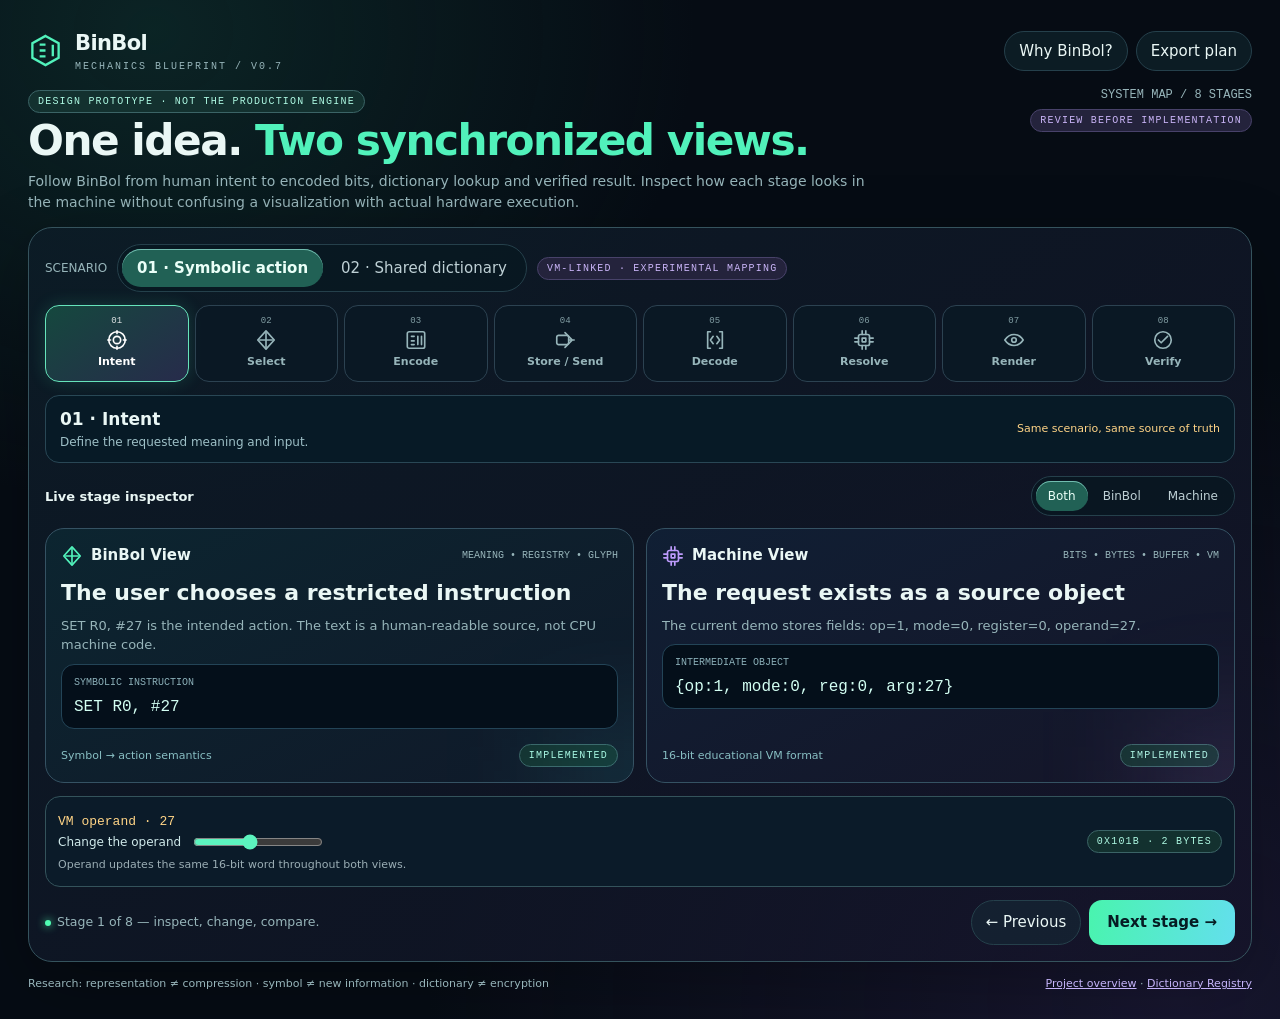
<file: design/mechanics-blueprint-v07.html>
<!doctype html>
<html lang="en">
<head>
<meta charset="utf-8" />
<meta name="viewport" content="width=device-width,initial-scale=1,viewport-fit=cover" />
<meta name="theme-color" content="#071018" />
<title>BinBol · Mechanics Blueprint v0.7</title>
<style>
:root{color-scheme:dark;--bg:#060c14;--panel:#0c1722;--panel2:#101e2d;--stroke:#25404b;--text:#eaf7f5;--muted:#97b5ba;--mint:#51f2bb;--cyan:#65dcec;--violet:#bc9afb;--amber:#ffd486}
*{box-sizing:border-box}html,body{margin:0;min-height:100%;font:15px/1.5 system-ui,-apple-system,'Segoe UI',sans-serif;color:var(--text);background:radial-gradient(ellipse at 12% 3%,#11423a70,transparent 34%),radial-gradient(ellipse at 92% 98%,#29204a80,transparent 45%),var(--bg)}button,select,input{font:inherit}button{cursor:pointer}button:focus-visible,a:focus-visible,input:focus-visible{outline:2px solid var(--mint);outline-offset:3px}a{color:var(--cyan)}.app{width:min(1360px,100%);min-height:100dvh;margin:auto;display:flex;flex-direction:column;gap:14px;padding:clamp(12px,2.3vw,28px)}.nav{display:flex;align-items:center;gap:12px;justify-content:space-between;min-height:43px}.identity{display:flex;gap:12px;align-items:center}.identity strong{font-size:21px;letter-spacing:-.6px}.identity small{display:block;font:10px/1.4 ui-monospace,monospace;letter-spacing:2px;color:var(--muted)}.mark{width:35px;height:35px;stroke:var(--mint);fill:none;stroke-width:1.6}.toplinks{display:flex;gap:8px}.ghost{background:#16303970;border:1px solid var(--stroke);color:var(--text);border-radius:999px;padding:8px 14px}.ghost:hover{border-color:#81e9d7;background:#1e4344}.tag{font:10px ui-monospace,monospace;text-transform:uppercase;letter-spacing:1.2px;border:1px solid #3b6466;color:#adf8e2;background:#13312f;border-radius:99px;padding:5px 9px;display:inline-flex;gap:5px;align-items:center;white-space:nowrap}.tag.planned{background:#362b29;border-color:#69553d;color:#ffd29a}.tag.concept{background:#24233c;border-color:#48426a;color:#c9b4f7}.titlebar{display:flex;align-items:flex-start;justify-content:space-between;gap:18px}.titlebar h1{font-size:clamp(23px,3.3vw,43px);line-height:1.12;letter-spacing:-1.5px;margin:4px 0 7px}.titlebar h1 em{font-style:normal;color:var(--mint)}.sub{color:var(--muted);margin:0;max-width:840px;font-size:14px}.headline-right{display:grid;justify-items:end;gap:7px}.screen-indicator{color:var(--muted);font:12px ui-monospace,monospace}.shell{background:linear-gradient(145deg,#0c1c27dc,#151329bb);border:1px solid #35535d;border-radius:24px;padding:16px;box-shadow:0 22px 70px #0004;display:flex;flex-direction:column;gap:13px;flex:1}.scenario-bar{display:flex;align-items:center;gap:10px;flex-wrap:wrap}.scenario-bar .caption{color:var(--muted);font-size:12px}.scenario-switch,.view-switch{display:inline-flex;background:#0617209c;border:1px solid var(--stroke);border-radius:999px;padding:4px;gap:3px}.scenario-switch button,.view-switch button{border:0;background:transparent;color:#bed0d5;padding:8px 15px;border-radius:999px;white-space:nowrap}.scenario-switch button[aria-pressed=true],.view-switch button[aria-pressed=true]{background:#216155;color:#eafff8;box-shadow:inset 0 1px #72bdb0}.scenario-switch button[aria-pressed=true]{font-weight:700}.stage-list{display:grid;grid-template-columns:repeat(8,minmax(0,1fr));gap:6px}.stage-button{position:relative;border:1px solid #2c4251;border-radius:14px;padding:10px 4px;background:#0a1925e8;color:var(--muted);min-width:0;display:grid;justify-items:center;gap:3px;transition:background .18s,border .18s,transform .18s}.stage-button:hover{background:#1a3340;transform:translateY(-2px)}.stage-button[aria-current=step]{background:linear-gradient(145deg,#15483e,#272b4b);border-color:#66e4bb;color:#fff;box-shadow:0 0 17px #44efb52a}.stage-num{font:9px ui-monospace,monospace;opacity:.85}.stage-label{font-size:11px;font-weight:650;white-space:nowrap}.symbol-icon{width:22px;height:22px;stroke:currentColor;fill:none;stroke-width:1.8;stroke-linecap:round;stroke-linejoin:round}.step-explainer{display:flex;gap:14px;align-items:center;justify-content:space-between;border-radius:14px;border:1px solid #294755;background:#071a26;padding:11px 14px;min-height:64px}.step-explainer strong{font-size:17px}.step-explainer p{margin:1px 0 0;color:#9ec0c7;font-size:12px}.step-note{font-size:11px;color:var(--amber)}.workspace{display:flex;flex-direction:column;gap:12px;flex:1}.workspace-toolbar{display:flex;align-items:center;justify-content:space-between;gap:10px}.workspace-toolbar b{font-size:13px}.view-switch button{padding:6px 12px;font-size:12px}.views{display:grid;grid-template-columns:repeat(2,minmax(0,1fr));gap:12px;flex:1;min-height:255px}.views[data-mode=meaning]{grid-template-columns:1fr}.views[data-mode=meaning] .view-machine{display:none}.views[data-mode=machine]{grid-template-columns:1fr}.views[data-mode=machine] .view-meaning{display:none}.view{min-width:0;border:1px solid #355263;border-radius:19px;min-height:245px;padding:15px;background:linear-gradient(153deg,#0c2530,#101929);display:flex;flex-direction:column;gap:9px;position:relative;overflow:hidden}.view::after{content:"";position:absolute;width:180px;height:180px;background:#3ffff515;filter:blur(52px);right:-90px;bottom:-110px;pointer-events:none}.view-machine{background:linear-gradient(153deg,#101f34,#151528)}.view-machine::after{background:#b895ff1c}.view-head{display:flex;align-items:center;justify-content:space-between;gap:10px}.view-title{display:flex;align-items:center;gap:8px;font-weight:750}.view-title .symbol-icon{color:var(--mint)}.view-machine .view-title .symbol-icon{color:var(--violet)}.view-kicker{font:10px ui-monospace,monospace;color:var(--muted)}.view h3{font-size:clamp(17px,1.8vw,22px);margin:4px 0 0;line-height:1.22}.view p{font-size:13px;color:var(--muted);margin:0;max-width:600px}.artifact{background:#040f1a;border:1px solid #234457;border-radius:13px;padding:12px;display:flex;flex-wrap:wrap;align-items:center;gap:10px;min-height:65px;position:relative;z-index:1}.artifact code{font:clamp(12px,1.4vw,16px) ui-monospace,SFMono-Regular,Consolas,monospace;color:#d3fff3;overflow-wrap:anywhere}.artifact .label{color:#8bafb8;font:10px ui-monospace,monospace;display:block;width:100%}.summary-line{display:flex;justify-content:space-between;gap:7px;align-items:center;color:#88bfc3;font-size:11px;margin-top:auto}.data-word{display:flex;gap:3px;width:100%}.bit{min-width:0;flex:1;border-radius:4px;text-align:center;background:#435674;padding:6px 0;font:12px ui-monospace,monospace;color:white}.bit.op{background:#7149bb}.bit.mode{background:#187d76}.bit.reg{background:#9b6a30}.bit.arg{background:#3563a0}.byte{border:1px solid #46606c;border-radius:9px;padding:11px 15px;color:#c6fbf0;font:700 19px ui-monospace,monospace}.lane{display:flex;gap:5px;align-items:center;flex-wrap:wrap}.lane span{font:12px ui-monospace,monospace;padding:6px 9px;background:#1b3945;border-radius:7px;border:1px solid #315a64}.lane .glyph{font-size:27px;color:#6cf5dd;background:#123e3c}.lane .arrow{border:0;background:transparent;color:var(--violet);padding:3px}.control-strip{border:1px solid #34535b;border-radius:15px;background:#0b1b29;padding:12px;display:flex;gap:13px;align-items:center;justify-content:space-between;flex-wrap:wrap}.control-strip label{display:flex;align-items:center;gap:10px;color:#d0eaeb;font-size:12px}.control-strip input[type=range]{accent-color:#5cf4be;width:130px}.control-strip strong{font:13px ui-monospace,monospace;color:var(--amber)}.side-note{font-size:11px;color:#9baeb5}.footerbar{display:flex;align-items:center;justify-content:space-between;gap:10px}.footerbar .arrows{display:flex;gap:8px}.primary{border:0;background:linear-gradient(100deg,#49f4ae,#63dfed);color:#061c23;border-radius:13px;padding:11px 18px;font-weight:800}.footerbar small{color:var(--muted)}.pulse{display:inline-block;width:6px;height:6px;background:#50fcb3;border-radius:50%;box-shadow:0 0 8px #50fcb3;margin-right:6px}.research{display:flex;align-items:center;justify-content:space-between;gap:10px;font-size:11px;color:var(--muted);flex-wrap:wrap}.research a{color:#c4b3f9}.overlay{position:fixed;inset:0;background:#02070cdb;z-index:50;display:none;align-items:center;justify-content:center;padding:15px}.overlay.open{display:flex}.modal{width:min(770px,100%);max-height:90dvh;overflow:auto;background:linear-gradient(135deg,#092b2d,#12152a);border:1px solid #668d91;border-radius:22px;padding:clamp(16px,3vw,28px);box-shadow:0 25px 100px #000a}.modal h2{margin:0 0 7px}.modal p,.modal li{color:#c0d2d7}.modal h3{margin:19px 0 5px;color:#a9f9df}.modal-close{float:right}.modal code{color:#9ef4c9}.mini-map{display:flex;flex-wrap:wrap;align-items:center;gap:7px;margin:15px 0}.mini-map span{padding:9px;background:#174141;border:1px solid #367171;border-radius:9px;font-size:12px}.mini-map i{color:var(--cyan)}.muted{color:var(--muted)}[hidden]{display:none!important}
@media(max-width:850px){.stage-list{grid-template-columns:repeat(4,minmax(0,1fr))}.headline-right{display:none}.stage-button{padding:8px 4px}.stage-label{font-size:10px}.views{min-height:250px}}
@media(max-width:680px){.app{padding:10px;gap:9px}.titlebar h1{font-size:24px;letter-spacing:-.8px}.titlebar .sub{font-size:12px}.identity strong{font-size:18px}.identity small{font-size:8px;letter-spacing:1px}.nav{gap:5px}.toplinks{gap:5px}.ghost{font-size:11px;padding:7px 10px}.shell{padding:10px;gap:8px;border-radius:16px}.scenario-bar{gap:6px}.scenario-switch{width:100%}.scenario-switch button{flex:1;font-size:12px;padding:9px 5px}.scenario-bar .caption{display:none}.stage-list{gap:5px}.stage-button{border-radius:10px;padding:5px 2px}.symbol-icon{width:18px;height:18px}.stage-num{display:none}.stage-label{font-size:10px}.step-explainer{padding:9px 11px;min-height:55px}.step-explainer strong{font-size:15px}.step-explainer p{font-size:11px}.step-note{display:none}.workspace-toolbar{gap:5px}.view-switch button{padding:7px 11px}.view{min-height:280px;padding:12px;border-radius:14px;gap:9px}.views{display:block;min-height:0}.views[data-mode=both] .view-machine{display:none}.views[data-mode=machine] .view-machine{display:flex}.views[data-mode=machine] .view-meaning{display:none}.view h3{font-size:19px}.view p{font-size:12px}.control-strip{padding:9px}.control-strip label{flex-wrap:wrap}.control-strip input[type=range]{width:115px}.side-note{font-size:10px}.footerbar small{display:none}.research{font-size:10px}}
@media(max-height:720px) and (max-width:680px){.view{min-height:210px}.stage-button{padding:4px 2px}.view h3{font-size:17px}.view p{font-size:11px}.titlebar .sub{display:none}.app{gap:7px}.step-explainer{min-height:48px}}
@media(prefers-reduced-motion:reduce){*,*::before,*::after{animation:none!important;transition:none!important}}
</style>
</head>
<body>
<svg xmlns="http://www.w3.org/2000/svg" width="0" height="0" style="position:absolute"><defs>
<symbol id="i-hex" viewBox="0 0 24 24"><path d="M12 2 21 7v10l-9 5-9-5V7Z"/><path d="M8 8h4m-4 4h4m-4 4h4M17 8v8"/></symbol>
<symbol id="i-target" viewBox="0 0 24 24"><circle cx="12" cy="12" r="9"/><circle cx="12" cy="12" r="4"/><path d="M12 2v3m0 14v3M2 12h3m14 0h3"/></symbol>
<symbol id="i-glyph" viewBox="0 0 24 24"><path d="m12 2 9 10-9 10L3 12Z"/><path d="M5 12h14M12 4v16"/></symbol>
<symbol id="i-binary" viewBox="0 0 24 24"><rect x="2.5" y="3" width="19" height="18" rx="2"/><path d="M7 8h3m-3 5h3m-3 4h3M14 8v9m4-9v9"/></symbol>
<symbol id="i-send" viewBox="0 0 24 24"><rect x="3" y="7" width="13" height="10" rx="2"/><path d="m12 4 8 8-8 8M16 12h6"/></symbol>
<symbol id="i-decode" viewBox="0 0 24 24"><path d="M7 3H4v18h3m10-18h3v18h-3M10 8l-3 4 3 4m4-8 3 4-3 4"/></symbol>
<symbol id="i-cpu" viewBox="0 0 24 24"><rect x="6" y="6" width="12" height="12" rx="2"/><path d="M10 2v4m4-4v4M10 18v4m4-4v4M2 10h4m-4 4h4m12-4h4m-4 4h4"/><path d="M10 10h4v4h-4Z"/></symbol>
<symbol id="i-eye" viewBox="0 0 24 24"><path d="M2 12s4-6 10-6 10 6 10 6-4 6-10 6S2 12 2 12Z"/><circle cx="12" cy="12" r="2.5"/></symbol>
<symbol id="i-check" viewBox="0 0 24 24"><circle cx="12" cy="12" r="9"/><path d="m7 12 3 3 7-7"/></symbol>
<symbol id="i-layers" viewBox="0 0 24 24"><path d="m12 3 10 5-10 5L2 8Z"/><path d="m2 12 10 5 10-5m-20 5 10 5 10-5"/></symbol>
</defs></svg>
<div class="app">
 <header class="nav">
  <div class="identity"><svg class="mark" viewBox="0 0 24 24"><use href="#i-hex"/></svg><div><strong>BinBol</strong><small>MECHANICS BLUEPRINT / V0.7</small></div></div>
  <div class="toplinks"><button class="ghost" id="visionBtn">Why BinBol?</button><button class="ghost" id="exportBtn" title="Download a JSON snapshot of this blueprint">Export plan</button></div>
 </header>
 <section class="titlebar"><div><span class="tag">Design prototype · not the production engine</span><h1>One idea. <em>Two synchronized views.</em></h1><p class="sub">Follow BinBol from human intent to encoded bits, dictionary lookup and verified result. Inspect how each stage looks in the machine without confusing a visualization with actual hardware execution.</p></div><div class="headline-right"><span class="screen-indicator">SYSTEM MAP / 8 STAGES</span><span class="tag concept">Review before implementation</span></div></section>
 <main class="shell">
  <div class="scenario-bar"><span class="caption">SCENARIO</span><div class="scenario-switch" role="group" aria-label="Choose scenario"><button id="select-action" type="button" aria-pressed="true">01 · Symbolic action</button><button id="select-dictionary" type="button" aria-pressed="false">02 · Shared dictionary</button></div><span id="scenarioTag" class="tag concept">VM-linked · experimental mapping</span></div>
  <div class="stage-list" id="stages" role="group" aria-label="Select a pipeline stage"></div>
  <div class="step-explainer"><div><strong id="stageTitle">01 · Intent</strong><p id="stageIntro">What does the user want to express?</p></div><span class="step-note" id="stageNote">Same scenario, same source of truth</span></div>
  <section class="workspace" aria-label="Two synchronized representations">
   <div class="workspace-toolbar"><b>Live stage inspector</b><div class="view-switch" role="group" aria-label="Choose view"><button id="show-both" aria-pressed="true">Both</button><button id="show-meaning" aria-pressed="false">BinBol</button><button id="show-machine" aria-pressed="false">Machine</button></div></div>
   <div class="views" id="views" data-mode="both">
     <article class="view view-meaning" aria-label="BinBol meaning and symbols"><div class="view-head"><div class="view-title"><svg class="symbol-icon" viewBox="0 0 24 24"><use href="#i-glyph"/></svg>BinBol View</div><span class="view-kicker">MEANING • REGISTRY • GLYPH</span></div><h3 id="meaningTitle"></h3><p id="meaningText"></p><div class="artifact" id="meaningArtifact"></div><div class="summary-line"><span id="meaningLower"></span><span class="tag" id="meaningStatus">Concept</span></div></article>
     <article class="view view-machine" aria-label="Machine bits and bytes"><div class="view-head"><div class="view-title"><svg class="symbol-icon" viewBox="0 0 24 24"><use href="#i-cpu"/></svg>Machine View</div><span class="view-kicker">BITS • BYTES • BUFFER • VM</span></div><h3 id="machineTitle"></h3><p id="machineText"></p><div class="artifact" id="machineArtifact"></div><div class="summary-line"><span id="machineLower"></span><span class="tag" id="machineStatus">Implemented</span></div></article>
   </div>
  </section>
  <div class="control-strip"><div><strong id="variableLabel">VM operand · 27</strong><label id="operandWrap">Change the operand <input type="range" id="operand" min="0" max="63" value="27" aria-label="Change operand of SET instruction" /></label><span class="side-note" id="controlNote">Same operand updates both views and the 16-bit word.</span></div><span class="tag" id="measurement">0x101B · 2 bytes</span></div>
  <div class="footerbar"><small><span class="pulse"></span><span id="progressStatus">Stage 1 of 8</span> — inspect, change, compare.</small><div class="arrows"><button class="ghost" id="prev">← Previous</button><button class="primary" id="next">Next stage →</button></div></div>
 </main>
 <footer class="research"><span>Research: representation ≠ compression · symbol ≠ new information · dictionary ≠ encryption</span><span><a href="https://github.com/DorManDel/Binbol/blob/main/docs/PROJECT_OVERVIEW_EN.md" target="_blank" rel="noopener">Project overview</a> · <a href="https://github.com/DorManDel/Binbol/blob/main/docs/DICTIONARY_REGISTRY_HE.md" target="_blank" rel="noopener">Dictionary Registry</a></span></footer>
</div>
<div class="overlay" id="visionDialog" role="dialog" aria-modal="true" aria-labelledby="visionTitle" aria-hidden="true"><div class="modal"><button class="ghost modal-close" id="visionClose" aria-label="Close overview">✕</button><span class="tag">Project vision</span><h2 id="visionTitle">Why BinBol exists</h2><p>BinBol studies when semantic meaning, short binary identifiers, shared dictionaries and visual glyphs can make selected workloads easier to author, communicate or store. The actual encoded bytes and their overhead are always measured separately from the visual number of symbols.</p><h3>Three separate layers</h3><div class="mini-map"><span>Semantic dictionary / meaning</span><i>↔</i><span>Binary IDs and operands</span><i>↔</i><span>Glyph renderer</span></div><h3>Three lab tracks</h3><p><strong>Action:</strong> Symbolic instruction and restricted educational VM. <strong>Dictionary:</strong> Text or recipes exchanged with shared/embedded registries. <strong>Glyph Forge:</strong> Shape, color and readability experiments. These are related ideas, but they do not automatically share one packet format.</p><h3>What is verified and what is not</h3><p>Our 16-bit VM has real encode/decode and arithmetic; disk and RAM are conceptual illustrations. A 200-byte repeated-text benchmark measured 23 bytes for a pre-shared BNB1 message, excluding initial dictionary distribution; 52 bytes with an embedded dictionary. No real network is used. A visual glyph does not guarantee byte savings or encryption.</p><h3>Design decision pending</h3><p>Should the primary story be a symbolic instruction, a shared message, or a guided route that begins with one and then opens the other? The current template allows testing both without replacing the architecture.</p><button class="primary" id="visionDone">Back to the lab</button></div></div>
<script>
(() => {'use strict';
 const $=id=>document.getElementById(id);
 const stageLabels=['Intent','Select','Encode','Store / Send','Decode','Resolve','Render','Verify'];
 const iconNames=['target','glyph','binary','send','decode','cpu','eye','check'];
 const stageBrief=['Define the requested meaning and input.','Choose a registered symbol or dictionary entry.','Serialize the chosen ID and any operands.','Store or transfer bytes, including the necessary framing.','Read bytes and interpret with the correct schema.','Apply a safe operation or reconstruct content.','Show the same result in a readable form.','Validate the correct invariant and measure costs.'];
 const action=[
  {m:['The user chooses a restricted instruction','SET R0, #27 is the intended action. The text is a human-readable source, not CPU machine code.','source'],b:['The request exists as a source object','The current demo stores fields: op=1, mode=0, register=0, operand=27.','struct'],ms:'existing',bs:'existing'},
  {m:['Map SET to a known symbolic operation','The illustrative glyph ◈ denotes the built-in SET action. A future versioned glyph registry will define this mapping explicitly.','glyph'],b:['Select a known opcode','The educational VM maps SET to opcode 1. The visual glyph is not serialized as a Unicode character in this 16-bit word.','op'],ms:'concept',bs:'existing'},
  {m:['Preserve the meaning in a compact record','The source action becomes one encoded instruction with explicit operation, addressing mode, register and operand.','word'],b:['Pack the 16-bit word','The fields are opcode (4b), mode (2b), register (4b) and operand (6b).','bitfield'],ms:'concept',bs:'existing'},
  {m:['Prepare a portable action record','The meaningful instruction is ready for a consumer that knows the same VM instruction format.','packet'],b:['View two bytes in storage order','The byte pair is shown in big-endian order. Disk file and RAM transfer are illustrated here; no real file or hardware loader is exercised.','bytes'],ms:'concept',bs:'illustration'},
  {m:['Recover the intended action','The receiving VM interprets the opcode and its operands according to the predefined instruction layout.','source'],b:['Unpack the original word','The decoder splits the same 16-bit pattern into its four original fields.','bitfield'],ms:'concept',bs:'existing'},
  {m:['Apply an authorized operation','SET changes R0 to the supplied immediate value in the restricted educational VM. It cannot run arbitrary shell or JavaScript code.','reg'],b:['Execute in the educational VM','The interpreter updates an unsigned 8-bit register. This is real JavaScript execution, not physical CPU simulation.','reg'],ms:'existing',bs:'existing'},
  {m:['Show the outcome in a human view','The user sees a readable instruction, a chosen symbol and the updated register. The renderer only changes the representation.','render'],b:['Read the updated state','Register R0 contains the operand value. No PRINT output occurs until an explicit PRINT instruction runs.','reg'],ms:'concept',bs:'existing'},
  {m:['Verify encoding, not an untested claim','We can compare decoded fields and the re-encoded 16-bit word. That does not prove a universal compression benefit.','verify'],b:['Check exact round-trip','The 16-bit word is unpacked and packed again with identical bits.','verify'],ms:'existing',bs:'existing'}
 ];
 const dictionary=[
  {m:['Identify a repeated source phrase','Eight lines of player.health -= damage; followed by newline contain 200 UTF-8 bytes.','phrase'],b:['Count the baseline bytes','Each source line is 25 bytes. The eight repetitions total 200 bytes.','raw'],ms:'existing',bs:'measured'},
  {m:['Find the phrase in a shared dictionary','A pre-agreed dictionary gives the repeated phrase a short logical reference. Both endpoints must have the same dictionary.','lookup'],b:['Use a 2-byte token reference','The documented BNB1 example uses eight 2-byte token references. Logical glyph display does not change reference size.','refs'],ms:'existing',bs:'measured'},
  {m:['Encode the references into a packet','Use eight references instead of shipping the complete phrase eight times. Unknown material must use a literal fallback.','token'],b:['Account for every transmitted byte','Measured shared mode: 7-byte header + 16-byte payload = 23 bytes. Initial dictionary distribution is excluded.','packet'],ms:'existing',bs:'measured'},
  {m:['Send to a partner with the same dictionary','Here the transfer is simulated. Shared means the receiver already knows the definitions; embedded mode adds the dictionary.','travel'],b:['View real packet size, simulated link','23 bytes shared or 52 bytes embedded in the documented example. No real network socket is used.','compare'],ms:'illustration',bs:'measured'},
  {m:['Look up the received IDs','Validate the expected format and dictionary identity; recover the phrase for every reference.','lookup'],b:['Parse the payload and reconstruct text','The simulated receiver interprets token references under the agreed schema.','refs'],ms:'existing',bs:'existing'},
  {m:['Expand symbols back to original text','The result is the original source message, not execution of arbitrary code on the receiver.','phrase'],b:['Rebuild the UTF-8 sequence','Reconstruction yields the original 200 bytes. The output is data, not a native program.','raw'],ms:'existing',bs:'existing'},
  {m:['Choose how the receiver sees the result','Show original text, token IDs, or illustrative glyph tiles — all different views of the same recovered content.','glyph'],b:['Bytes and visual units remain separate','Glyph characters can take multiple UTF-8 bytes; display count must not be labeled file-size reduction.','compare'],ms:'concept',bs:'existing'},
  {m:['Prove that the source was recovered exactly','Round-trip passes only when every original UTF-8 byte is the same after decoding.','verify'],b:['Compare all original 200 bytes','23 bytes shared versus 200 raw means 88.5% fewer transmitted bytes for this workload, without dictionary setup cost.','verify'],ms:'existing',bs:'measured'}
 ];
 const state={scenario:'action',step:0,mode:'both',arg:27};
 const statusText={existing:'Implemented',concept:'Design mapping',illustration:'Illustration only',measured:'Measured benchmark'};
 function icon(name){return `<svg class="symbol-icon" viewBox="0 0 24 24" aria-hidden="true"><use href="#i-${name}"></use></svg>`}
 function word(){return (1<<12)|(state.arg&63)}
 function wordBits(){return word().toString(2).padStart(16,'0')}
 function wordHex(){return word().toString(16).toUpperCase().padStart(4,'0')}
 function bitsMarkup(){const bits=wordBits();return `<span class="label">OPCODE 4 / MODE 2 / REGISTER 4 / OPERAND 6</span><div class="data-word" role="img" aria-label="16 bits ${bits}">${[...bits].map((b,i)=>`<span class="bit ${i<4?'op':i<6?'mode':i<10?'reg':'arg'}">${b}</span>`).join('')}</div><code>0x${wordHex()}</code>`}
 function actionArtifact(kind,meaning){switch(kind){
 case 'source':return `<span class="label">SYMBOLIC INSTRUCTION</span><code>SET R0, #${state.arg}</code>`;
 case 'struct':return `<span class="label">INTERMEDIATE OBJECT</span><code>{op:1, mode:0, reg:0, arg:${state.arg}}</code>`;
 case 'glyph':return `<div class="lane"><span class="glyph">◈</span><span class="arrow">→</span><span>SET</span><span class="arrow">→</span><span>R0 = ${state.arg}</span></div>`;
 case 'op':return `<span class="label">REGISTERED OPCODE</span><code>SET = 0001</code>`;
 case 'word':return `<span class="label">INSTRUCTION WORD</span><code>0x${wordHex()}</code>`;
 case 'bitfield':return bitsMarkup();
 case 'packet':return `<div class="lane"><span>SET</span><span class="arrow">→</span><span>VM format</span><span class="arrow">→</span><span>${wordHex()}</span></div>`;
 case 'bytes':return `<span class="label">BIG-ENDIAN BYTE PAIR · DEMONSTRATION</span><div class="byte">${(word()>>>8).toString(16).padStart(2,'0').toUpperCase()}</div><div class="byte">${(word()&255).toString(16).padStart(2,'0').toUpperCase()}</div>`;
 case 'reg':return `<span class="label">RESTRICTED VM REGISTER</span><div class="byte">R0</div><span class="arrow">←</span><div class="byte">${state.arg}</div>`;
 case 'render':return `<span class="label">DISPLAY VIEWS</span><div class="lane"><span class="glyph">◈</span><span>SET R0, #${state.arg}</span><span>R0 = ${state.arg}</span></div>`;
 case 'verify':return `<span class="label">RE-ENCODE / BYTE CHECK</span><code>0x${wordHex()} === 0x${wordHex()}</code><span class="tag">PASS</span>`;
 default:return `<code>0x${wordHex()}</code>`;}}
 function dictArtifact(kind,meaning){switch(kind){
 case 'phrase':return `<span class="label">SOURCE · 8 REPEATED LINES</span><code>player.health -= damage;\n</code><span class="tag">200 B total</span>`;
 case 'raw':return `<span class="label">RAW UTF-8 BASELINE</span><div class="byte">25 B / line</div><div class="byte">× 8 = 200 B</div>`;
 case 'lookup':return `<div class="lane"><span>Code dictionary</span><span class="arrow">→</span><span>ID 01</span><span class="arrow">→</span><span>Known phrase</span></div>`;
 case 'refs':return `<span class="label">8 TOKEN REFERENCES × 2 BYTES</span><code>01 · 01 · 01 · 01 · 01 · 01 · 01 · 01</code>`;
 case 'token':return `<div class="lane"><span>25-byte phrase</span><span class="arrow">→</span><span class="glyph">◈</span><span>× 8</span></div>`;
 case 'packet':return `<span class="label">BNB1 MEASURED SHARED PACKET</span><div class="lane"><span>Header · 7 B</span><span>Payload · 16 B</span><span>Total · 23 B</span></div>`;
 case 'travel':return `<div class="lane"><span>Sender A</span><span class="arrow">⟶</span><span>Packet</span><span class="arrow">⟶</span><span>Receiver B</span></div>`;
 case 'compare':return `<span class="label">MEASURED OUTPUT SIZES</span><div class="lane"><span>Raw 200 B</span><span>Shared 23 B</span><span>Embedded 52 B</span></div>`;
 case 'glyph':return `<div class="lane"><span class="glyph">◇</span><span class="glyph">⊕</span><span class="glyph">◈</span><span>Rendering only</span></div>`;
 case 'verify':return `<span class="label">EXACT UTF-8 RECONSTRUCTION</span><code>decoded === original</code><span class="tag">PASS</span>`;
 default:return `<code>Shared dictionary</code>`;}}
 const stagesElement=$('stages');stageLabels.forEach((label,i)=>{const btn=document.createElement('button');btn.className='stage-button';btn.type='button';btn.innerHTML=`<span class="stage-num">0${i+1}</span>${icon(iconNames[i])}<span class="stage-label">${label}</span>`;btn.addEventListener('click',()=>{state.step=i;render()});stagesElement.append(btn)});
 function render(){const isAction=state.scenario==='action',data=(isAction?action:dictionary)[state.step];
 $('select-action').setAttribute('aria-pressed',String(isAction));$('select-dictionary').setAttribute('aria-pressed',String(!isAction));
 $('scenarioTag').textContent=isAction?'VM-linked · experimental mapping':'BNB1 · documented sample';$('scenarioTag').className='tag '+(isAction?'concept':'');
 [...stagesElement.children].forEach((el,i)=>{el.removeAttribute('aria-current');if(i===state.step)el.setAttribute('aria-current','step')});
 $('stageTitle').textContent=`${String(state.step+1).padStart(2,'0')} · ${stageLabels[state.step]}`;
 $('stageIntro').textContent=stageBrief[state.step];
 $('meaningTitle').textContent=data.m[0];$('meaningText').textContent=isAction?data.m[1].replaceAll('27',String(state.arg)):data.m[1];
 $('machineTitle').textContent=data.b[0];$('machineText').textContent=isAction?data.b[1].replaceAll('27',String(state.arg)):data.b[1];
 $('meaningArtifact').innerHTML=isAction?actionArtifact(data.m[2],true):dictArtifact(data.m[2],true);
 $('machineArtifact').innerHTML=isAction?actionArtifact(data.b[2],false):dictArtifact(data.b[2],false);
 for(let name of ['meaning','machine']){const key=name==='meaning'?'ms':'bs';const status=data[key];$(name+'Status').textContent=statusText[status];$(name+'Status').className='tag '+(status==='concept'?'concept':status==='illustration'?'planned':'')}
 $('meaningLower').textContent=isAction?'Symbol → action semantics':'Shared ID → agreed definition';
 $('machineLower').textContent=isAction?'16-bit educational VM format':'BNB1 sample · not the VM instruction format';
 $('operandWrap').hidden=!isAction;$('variableLabel').textContent=isAction?`VM operand · ${state.arg}`:'Fixed benchmark workload · 8 lines';
 $('measurement').textContent=isAction?`0x${wordHex()} · 2 bytes`:'200 B raw → 23 B shared (88.5%)';
 $('controlNote').textContent=isAction?'Operand updates the same 16-bit word throughout both views.':'Workload size is fixed here to avoid claiming unmeasured results.';
 $('progressStatus').textContent=`Stage ${state.step+1} of 8`;
 $('prev').disabled=state.step===0;$('next').textContent=state.step===7?'Restart ↻':'Next stage →';
 ['both','meaning','machine'].forEach(mode=>$('show-'+mode).setAttribute('aria-pressed',String(state.mode===mode)));
 $('views').dataset.mode=state.mode;}
 $('select-action').onclick=()=>{state.scenario='action';state.step=0;render()};$('select-dictionary').onclick=()=>{state.scenario='dictionary';state.step=0;render()};
 $('operand').oninput=e=>{state.arg=+e.target.value;render()};$('prev').onclick=()=>{state.step=Math.max(0,state.step-1);render()};$('next').onclick=()=>{state.step=state.step===7?0:state.step+1;render()};
 ['both','meaning','machine'].forEach(mode=>$('show-'+mode).onclick=()=>{state.mode=mode;render()});
 const dlg=$('visionDialog');function close(){dlg.classList.remove('open');dlg.setAttribute('aria-hidden','true');$('visionBtn').focus()}$('visionBtn').onclick=()=>{dlg.classList.add('open');dlg.setAttribute('aria-hidden','false');$('visionClose').focus()};$('visionDone').onclick=close;$('visionClose').onclick=close;dlg.addEventListener('click',e=>{if(e.target===dlg)close()});document.addEventListener('keydown',e=>{if(e.key==='Escape'&&dlg.classList.contains('open'))close()});
 $('exportBtn').onclick=()=>{const data={project:'BinBol',version:'blueprint-v0.7',status:'design prototype',scenario:state.scenario,selectedStage:state.step,view:state.mode,vmOperand:state.arg,steps:stageLabels.map((name,i)=>({step:i+1,name,icon:iconNames[i],purpose:stageBrief[i],action:{binbol:action[i].m[0],machine:action[i].b[0],binbolEvidence:action[i].ms,machineEvidence:action[i].bs},dictionary:{binbol:dictionary[i].m[0],machine:dictionary[i].b[0],binbolEvidence:dictionary[i].ms,machineEvidence:dictionary[i].bs}})),caveats:['Glyph count is not byte count','No actual disk access or network sockets in the pipeline UI','Dictionary setup and protocol overhead must be counted','Encoding and encryption are separate']};const blob=new Blob([JSON.stringify(data,null,2)],{type:'application/json'});const url=URL.createObjectURL(blob);const a=document.createElement('a');a.href=url;a.download='binbol-mechanics-blueprint-v07.json';a.click();setTimeout(()=>URL.revokeObjectURL(url),1000)};
 if(matchMedia('(max-width:680px)').matches)state.mode='meaning';render();
})();
</script>
</body></html>
</file>
<file: assets/landing.css>
:root{color-scheme:dark;--bg:#02090b;--mint:#45ffc0;--cyan:#47e8f5;--violet:#bb8aff;--text:#f4faff;--muted:#a5bbc2;--glass-tint:#103941;--glass-opacity:.30;--glass-blur:13px;--glass-radius:54px;--glass-glow:.67;--edge-strength:.62;--rain-opacity:.95;--rain-glow:1.0;--hotspot:.72;--hero-height:545px;--motion-time:1;--glass-sat:1.2}
*{box-sizing:border-box}html{height:100%;scroll-behavior:smooth}body{margin:0;min-height:100%;overflow-x:hidden;background:var(--bg);color:var(--text);font-family:Inter,-apple-system,BlinkMacSystemFont,"Segoe UI",sans-serif;line-height:1.45;-webkit-font-smoothing:antialiased}button,a,input{font:inherit}button{cursor:pointer}a{color:inherit;text-decoration:none}button:focus-visible,a:focus-visible,input:focus-visible{outline:2px solid var(--cyan);outline-offset:4px}::selection{background:#2ff0c36b}svg{display:block}svg path{stroke-linecap:round;stroke-linejoin:round}.sr-only{position:absolute;clip:rect(0 0 0 0);clip-path:inset(50%);width:1px;height:1px;overflow:hidden;white-space:nowrap}.rain-wrap{position:fixed;inset:0;z-index:0;pointer-events:none;overflow:hidden;background:radial-gradient(ellipse at 50% 50%,#061d1dbb 0%,transparent 66%)}#rain{display:block;width:100%;height:100%;opacity:var(--rain-opacity)}.rain-vignette{position:absolute;inset:0;background:radial-gradient(ellipse at 49% 48%,transparent 25%,#02060950 72%,#020609c9 106%),linear-gradient(180deg,#0002,#0000 10%,#020a0b13 70%,#030b11bc);pointer-events:none}.ambient{position:fixed;z-index:0;pointer-events:none;border-radius:50%;filter:blur(125px);opacity:.28}.ambient-green{background:#02b986;left:-19%;top:26%;width:36vw;height:44vh}.ambient-violet{background:#6c2fc2;right:-18%;bottom:0%;width:33vw;height:55vh}.app-shell{min-height:100svh;position:relative;z-index:2;display:flex;flex-direction:column}.topbar{height:86px;display:grid;grid-template-columns:1fr auto 1fr;gap:28px;align-items:center;max-width:1500px;width:calc(100% - 104px);margin:0 auto}.brand{display:inline-flex;align-items:center;gap:11px;width:max-content;font-size:22px;font-weight:730;letter-spacing:-1.1px}.brand>img{filter:drop-shadow(0 0 11px #21e9b862)}.brand-bol{color:#e0ebf7}.capsule-nav{display:flex;align-items:center;gap:3px;border-radius:99px;background:#06171885;border:1px solid #72dfce25;box-shadow:inset 0 1px 1px #d8fff518,0 5px 25px #0005;padding:5px;backdrop-filter:blur(15px)}.capsule-nav a{font-size:13px;font-weight:540;color:#cad8df;border-radius:99px;padding:8px 19px;transition:background .22s,color .22s;white-space:nowrap}.capsule-nav a:hover{color:white;background:#b5fff41a}.capsule-nav a.is-current{color:#d9fff3;background:#6df5d81b;box-shadow:inset 0 0 0 1px #79f7d72f,0 0 15px #36d2be24}.top-actions{display:flex;justify-self:end;align-items:center;gap:14px}.icon-btn{width:42px;height:42px;display:grid;place-items:center;flex:none;appearance:none;border-radius:50%;border:1px solid #9feee45c;background:#071e2488;backdrop-filter:blur(12px);color:#d7f5f3;transition:border-color .2s,background .2s,transform .2s}.icon-btn:hover{transform:translateY(-2px);border-color:#7fffe3;background:#134248b0}.icon-btn svg{width:19px;height:19px;fill:none;stroke:currentColor;stroke-width:1.7}.header-cta{display:inline-flex;align-items:center;justify-content:center;gap:11px;border-radius:99px;border:1px solid var(--mint);background:#01251c85;min-height:43px;padding:0 22px;font-size:13px;font-weight:640;color:#a9ffe8;box-shadow:0 0 22px #38ffc12c,inset 0 1px 1px #ffffff29;white-space:nowrap}.header-cta:hover{box-shadow:0 0 28px #38ffc15e,inset 0 1px 1px #ffffff60}.header-cta svg{width:17px;height:17px;fill:none;stroke:currentColor;stroke-width:1.7}.stage{flex:1;min-height:0;display:flex;justify-content:center;align-items:center;flex-direction:column;padding:15px 22px 30px;gap:14px}.hero-glass{--radius:var(--glass-radius);width:min(1270px,100%);min-height:var(--hero-height);border-radius:var(--radius);position:relative;overflow:hidden;isolation:isolate;display:flex;align-items:center;justify-content:center;background:radial-gradient(ellipse 68% 55% at 20% 34%,color-mix(in srgb,var(--glass-tint) 48%,transparent),transparent 90%),radial-gradient(ellipse at 95% 88%,color-mix(in srgb,var(--violet) 17%,transparent),transparent 38%),linear-gradient(108deg,rgba(3,36,39,.34),rgba(3,14,21,.69) 50%,rgba(12,15,37,.47));border:1px solid rgba(139,251,232,.38);backdrop-filter:blur(var(--glass-blur)) saturate(var(--glass-sat));-webkit-backdrop-filter:blur(var(--glass-blur)) saturate(var(--glass-sat));box-shadow:inset 0 2px 2px #ecfffd53,inset 0 -2px 4px #9efef829,0 20px 72px #000b,calc(-28px * var(--glass-glow)) 12px 67px color-mix(in srgb,var(--mint) 24%,transparent),calc(30px * var(--glass-glow)) 0 66px color-mix(in srgb,var(--violet) 24%,transparent);transform:translateZ(0)}.hero-glass:before{content:"";position:absolute;z-index:-1;inset:0;border-radius:inherit;background:radial-gradient(ellipse at 1% -2%,color-mix(in srgb,var(--mint) 26%,transparent),transparent 36%),radial-gradient(ellipse at 98% 99%,color-mix(in srgb,var(--violet) 30%,transparent),transparent 33%),linear-gradient(140deg,#ffffff22,transparent 25%,transparent 74%,#ffffff16);pointer-events:none}.hero-glass:after{content:"";position:absolute;z-index:3;inset:0;border-radius:inherit;pointer-events:none;border:2px solid transparent;background:linear-gradient(120deg,color-mix(in srgb,var(--mint) 65%,transparent),#ffffff1b 28%,#ffffff12 55%,color-mix(in srgb,var(--violet) 84%,transparent)) border-box;-webkit-mask:linear-gradient(#fff 0 0) padding-box,linear-gradient(#fff 0 0);-webkit-mask-composite:xor;mask-composite:exclude;opacity:var(--edge-strength)}.glass-top-glint{position:absolute;top:-5px;left:15%;width:70%;height:33px;border-radius:100%;background:linear-gradient(90deg,transparent,#ceffff5e 21%,#ceffff11 58%,#e3c3ffb1 88%,transparent);filter:blur(12px);pointer-events:none}.glass-edge-light{position:absolute;bottom:-24px;left:1%;right:1%;height:83px;background:linear-gradient(90deg,color-mix(in srgb,var(--mint) 38%,transparent),transparent 30%,transparent 64%,color-mix(in srgb,var(--violet) 42%,transparent));filter:blur(24px);pointer-events:none}.hero-inner{position:relative;z-index:2;width:100%;padding:34px clamp(25px,4vw,70px) 39px;display:flex;flex-direction:column;align-items:center;text-align:center}.hero-eyebrow{display:flex;align-items:center;gap:12px;font:700 9px/1.5 ui-monospace,Consolas,monospace;letter-spacing:.19em;color:#a4d1cd;margin:1px 0 17px;opacity:.88}.live-bullet{width:6px;height:6px;border-radius:50%;background:var(--mint);box-shadow:0 0 12px var(--mint)}.eyebrow-faint{opacity:.36}.logo-frame{position:relative;display:grid;grid-template-columns:44% 1% 53%;gap:1%;align-items:center;width:min(1050px,100%);height:215px;min-height:0;margin:0 auto;filter:drop-shadow(0 0 15px #22e9bc2a)}.half-logo{max-width:100%;display:grid;align-items:center;min-width:0;z-index:1}.half-logo img{display:block;width:100%;max-height:218px;object-fit:contain}.logo-bit{filter:drop-shadow(0 0 6px color-mix(in srgb,var(--mint) 55%,transparent))}.logo-symbol{filter:drop-shadow(0 0 12px color-mix(in srgb,var(--violet) 65%,transparent))}.logo-transition{display:flex;flex-direction:column;align-items:center;justify-content:center;line-height:1.2;font:700 12px ui-monospace,monospace;color:#46eaca;opacity:.5}.transition-spark{font-size:20px;color:#a5caff;text-shadow:0 0 12px #84e3fc}.letter-codes{display:flex;gap:17px;justify-content:center;align-items:center;opacity:.67;margin:3px 0 19px}.letter-codes span{display:inline-flex;align-items:center;gap:7px;font:10px ui-monospace,Consolas,monospace;color:#a4d8da}.letter-codes b{color:#e5fff7}.letter-codes code{color:#73f7d7;letter-spacing:.025em}.tagline{font-size:clamp(31px,3.45vw,49px);font-weight:310;letter-spacing:.007em;line-height:1.12;color:#e5f6ff;text-shadow:0 3px 26px #8be4eb20}.tagline span:first-child{color:#9af7dd}.tagline span:last-child{color:#e9e4ff}.subline{margin-top:9px;font-size:13px;color:#a4bfc3;letter-spacing:.03em}.subline span{color:#c4dbe0}.action-bar{display:grid;grid-template-columns:1fr 1px 1fr;width:min(650px,100%);min-height:62px;border-radius:100px;border:1px solid #9ff3e22c;background:linear-gradient(115deg,#144e3c38,#071f2855 48%,#2c224c4a);backdrop-filter:blur(9px);box-shadow:inset 0 1px 1px #d5fff12c,0 14px 45px #0003;overflow:hidden;margin-top:30px}.action-divider{width:1px;align-self:stretch;margin:14px 0;background:linear-gradient(180deg,transparent,#8dd9d9a9,transparent)}.hero-action{--px:50%;--py:50%;display:flex;justify-content:space-between;align-items:center;gap:12px;position:relative;padding:0 24px;text-align:left;min-width:0;background:radial-gradient(150px circle at var(--px) var(--py),color-mix(in srgb,var(--cyan) 24%,transparent),transparent 79%);transition:background .3s,transform .25s}.hero-action:first-child{color:#ccffed}.hero-action:last-child{color:#e6efff}.hero-action:before{content:"";position:absolute;inset:0;border:1px solid transparent;border-radius:inherit;pointer-events:none;background:radial-gradient(115px circle at var(--px) var(--py),#bafffdcc,transparent 91%) border-box;-webkit-mask:linear-gradient(#fff 0 0) padding-box,linear-gradient(#fff 0 0);-webkit-mask-composite:xor;mask-composite:exclude;opacity:0;transition:opacity .24s}.hero-action:hover:before,.hero-action:focus-visible:before{opacity:var(--hotspot)}.hero-action:hover{background-color:#ffffff0b}.action-content{display:inline-flex;align-items:center;gap:14px;min-width:0}.action-content strong{font-size:14px;letter-spacing:-.02em;font-weight:640;white-space:nowrap}.action-svg{width:21px;height:21px;flex:none}.action-svg.flask-svg{fill:none;stroke:currentColor;stroke-width:1.9}.tiny-arrow{width:16px;height:16px;fill:none;stroke:currentColor;stroke-width:1.7;opacity:.5;transition:transform .22s,opacity .22s;flex:none}.hero-action:hover .tiny-arrow{opacity:1;transform:translateX(3px)}.below-hero{display:flex;width:min(1130px,100%);gap:22px;align-items:center;justify-content:center;margin:auto;opacity:.8}.subtle-control{border:0;background:transparent;color:#b3d0cf;display:inline-flex;align-items:center;gap:8px;padding:12px 6px;font-size:11px;letter-spacing:.02em}.subtle-control:hover{color:white}.subtle-control svg{width:15px;height:15px;stroke:currentColor;fill:none;stroke-width:1.5}.under-divider{height:1px;flex:1;max-width:145px;background:linear-gradient(90deg,transparent,#81b6b369,transparent)}.under-signature{font:10px ui-monospace,monospace;display:flex;align-items:center;gap:11px;color:#a2bbb8}.under-arrow{color:var(--cyan)}.under-glyph{color:var(--violet);font-size:17px}.footer{max-width:1500px;width:calc(100% - 104px);margin:0 auto;padding:15px 0 22px;display:flex;align-items:center;justify-content:space-between;color:#7c9da4;font-size:10px;letter-spacing:.06em;position:relative}.footer-center{letter-spacing:.21em;opacity:.6}.footer a{display:inline-flex;gap:5px;align-items:center;color:#abc5ca}.footer a:hover{color:var(--mint)}.footer svg{width:13px;height:13px;fill:none;stroke:currentColor;stroke-width:1.8}.floor-wave{position:fixed;z-index:1;left:-8%;bottom:-115px;width:116%;height:155px;pointer-events:none;filter:blur(.5px);opacity:.55}.floor-wave span{position:absolute;left:0;right:0;width:100%;height:95%;border-top:2px solid #2cffb48b;border-radius:50%;transform:rotate(-2deg);box-shadow:0 -8px 35px #31f3d732}.floor-wave span+span{left:27%;width:70%;top:5px;border-color:#b47df6b5;transform:rotate(4deg);box-shadow:0 -8px 30px #8c5fe53f}
/* Drawer */
.drawer-backdrop{position:fixed;inset:0;z-index:20;background:#0008;backdrop-filter:blur(5px)}.settings-drawer{position:fixed;z-index:21;right:0;top:0;height:100dvh;width:min(460px,100%);background:linear-gradient(160deg,#0c2530f7,#080e1bf9 56%,#1a1030f4);border-left:1px solid #a7f1e83d;box-shadow:-28px 0 100px #000b;display:flex;flex-direction:column}.settings-drawer[hidden],.drawer-backdrop[hidden]{display:none}.drawer-header{display:flex;justify-content:space-between;gap:12px;align-items:start;padding:25px 26px 17px;border-bottom:1px solid #ffffff16}.drawer-eyebrow{font:700 9px ui-monospace,monospace;letter-spacing:.15em;color:#73f9dc}.drawer-header h2{font-size:28px;letter-spacing:-1px;font-weight:610;margin:7px 0 1px}.drawer-header p{font-size:12px;color:#a0b9c1;margin:0}.close-btn{height:38px;width:38px}.drawer-content{overflow:auto;overscroll-behavior:contain;padding:19px 26px 28px}.settings-label{font:700 10px ui-monospace,monospace;letter-spacing:.13em;text-transform:uppercase;color:#92c3c2;margin:8px 0 12px}.preset-chooser{display:grid;grid-template-columns:repeat(3,minmax(0,1fr));gap:8px}.preset-btn{border:1px solid #ffffff22;border-radius:12px;min-height:58px;padding:9px;color:#dce8f2;background:#ffffff08;text-align:left;font-size:11px;display:flex;flex-direction:column;align-items:start;justify-content:space-between;gap:7px}.preset-btn:hover,.preset-btn.is-active{border-color:#61f6d995;box-shadow:0 0 20px #16f0bb1e}.preset-swatches{display:flex;gap:4px}.preset-swatches i{width:14px;height:14px;border-radius:50%;border:1px solid #ffffff50}.settings-tabs{display:grid;grid-template-columns:repeat(4,1fr);background:#081a2199;border-radius:12px;padding:3px;margin:21px 0 14px;border:1px solid #ffffff18}.settings-tabs button{border:0;border-radius:9px;background:transparent;padding:10px 4px;color:#9eb6c1;font-size:12px}.settings-tabs button.is-active{background:#56ebdb2e;color:white;box-shadow:inset 0 0 0 1px #9dfcee3a}.controls-grid{display:grid;gap:12px}.setting-row{display:flex;align-items:center;justify-content:space-between;gap:12px;padding:10px 13px;min-height:54px;background:#ffffff08;border:1px solid #ffffff12;border-radius:13px;font-size:12px;color:#d0e5e9}.setting-row small{font-size:10px;color:#8faeae;display:block;margin-top:3px}.setting-row input[type=color]{width:40px;height:34px;background:#0f2630;border-radius:10px;border:1px solid #ffffff38;padding:3px;cursor:pointer}.setting-row input[type=range]{width:100%;accent-color:#42edc6}.setting-row.range-row{display:block}.range-title{display:flex;justify-content:space-between;gap:8px;align-items:center;margin-bottom:8px}.range-title output{color:#8fe4da;font-family:ui-monospace,monospace}.setting-row input[type=checkbox]{accent-color:#3becba;width:19px;height:19px}.settings-info{margin:13px 0;color:#8fa9b8;font-size:10px;line-height:1.6}.save-panel{margin-top:24px;padding-top:15px;border-top:1px solid #ffffff20}.save-row{display:flex;gap:8px}.save-row input{width:100%;min-width:0;border:1px solid #ffffff2a;background:#091925;color:white;border-radius:10px;padding:11px 12px;font-size:12px}.small-btn{background:#ffffff16;border:1px solid #ffffff20;color:white;border-radius:10px;padding:7px 14px}.small-btn.primary{background:linear-gradient(110deg,#3be9b4,#48ceda);color:#06251e;font-weight:700}.saved-list{margin-top:9px;display:grid;gap:6px}.saved-item{display:flex;align-items:center;justify-content:space-between;gap:6px;border-radius:10px;background:#ffffff0a;padding:6px 7px 6px 12px;font-size:12px}.saved-item>button{border:0;background:none;color:#c5e7e8;text-align:left;flex:1;white-space:nowrap;overflow:hidden;text-overflow:ellipsis}.saved-item .delete-saved{flex:0;border:1px solid #ffffff18;border-radius:7px;padding:3px 7px;color:#db8eaa}.export-grid{display:grid;grid-template-columns:1fr 1fr;gap:8px}.export-grid button,.export-grid label{display:grid;place-items:center;min-height:42px;border:1px solid #a6eced3a;border-radius:11px;background:#13414a4d;color:#cdeaf1;font-size:11px;cursor:pointer}.export-grid button:hover,.export-grid label:hover{border-color:#92f5d6;background:#14605a70}.drawer-foot{margin-top:16px;display:flex;gap:12px;align-items:center}.drawer-foot button{border:0;background:none;padding:5px;color:#b8c8cf;font-size:11px}.drawer-foot button:hover{color:white}.drawer-foot span{color:#8de9d6;font-size:10px;flex:1;text-align:right}
@media(max-width:1050px){.topbar{width:calc(100% - 60px);gap:10px}.capsule-nav a{padding:8px 12px}.header-cta{padding:0 14px}.stage{padding:20px 22px}.hero-glass{min-height:525px}.logo-frame{height:190px}.logo-frame img{max-height:198px}}
@media(max-width:760px){.topbar{height:77px;width:calc(100% - 34px);display:flex;gap:12px;justify-content:space-between}.brand{font-size:20px}.brand img{height:36px;width:36px}.capsule-nav{margin-left:auto;margin-right:0;gap:0}.capsule-nav a{font-size:11px;padding:7px 10px}.capsule-nav a:nth-child(n+3){display:none}.header-cta{display:none}.stage{justify-content:center;padding:4px 13px 15px;gap:10px}.hero-glass{min-height:0;width:100%;border-radius:31px}.hero-inner{padding:24px 16px 29px}.hero-eyebrow{font-size:8px;letter-spacing:.07em;margin-bottom:7px;gap:6px}.logo-frame{display:flex;flex-direction:column;justify-content:center;align-items:center;gap:0;width:100%;height:auto;min-height:0}.logo-bit{width:min(86%,320px);margin:0 auto -11px}.logo-symbol{width:min(92%,345px);margin:0 auto}.half-logo img{max-height:none;width:100%}.logo-transition{display:none}.letter-codes{gap:10px;margin:-3px 0 13px}.letter-codes span{font-size:8px;gap:3px}.tagline{font-size:clamp(27px,6.1vw,38px)}.subline{font-size:11px;margin-top:7px}.action-bar{margin-top:23px;grid-template-columns:1fr;grid-template-rows:57px 1px 57px;border-radius:23px;width:min(345px,100%)}.action-divider{margin:0 17px;width:auto;height:1px;background:linear-gradient(90deg,transparent,#9fd9d8a2,transparent)}.hero-action{padding:0 20px}.action-content strong{font-size:13px}.below-hero{justify-content:center;gap:12px;flex-wrap:wrap}.under-divider{display:none}.under-signature{display:none}.subtle-control{font-size:10px}.floor-wave{opacity:.25}.footer{width:calc(100% - 38px);padding:10px 0 17px;font-size:9px}.footer-center{display:none}}
@media(max-height:720px) and (min-width:761px){.topbar{height:73px}.hero-glass{min-height:490px}.hero-inner{padding-top:17px;padding-bottom:24px}.hero-eyebrow{margin-bottom:6px}.letter-codes{margin-bottom:9px}.logo-frame{height:185px}.tagline{font-size:38px}.action-bar{margin-top:21px}.footer{padding:6px 0 9px}}
@media(max-width:385px){.topbar{width:calc(100% - 23px)}.brand{gap:5px;font-size:18px}.capsule-nav a{padding:7px}.hero-eyebrow{font-size:7px}.logo-bit{width:86%}.logo-symbol{width:92%}.hero-inner{padding:17px 14px 21px}.action-bar{margin-top:17px}.letter-codes{gap:6px}.letter-codes span{font-size:7px}}
@media(prefers-reduced-motion:reduce){*,*:before,*:after{animation:none!important;transition:none!important;scroll-behavior:auto!important}}
/* Restrained logo reveal: the characters themselves never change their data. */
@keyframes binary-reveal{0%{opacity:0;filter:blur(8px) brightness(2);transform:translateY(5px)}65%{opacity:1;filter:blur(.5px) brightness(1.3)}100%{opacity:1;filter:blur(0) brightness(1);transform:translateY(0)}}
@keyframes rune-reveal{0%{opacity:0;transform:translateX(22px) scale(.96);filter:blur(8px)}50%{opacity:.7;filter:blur(2px)}100%{opacity:1;transform:translateX(0) scale(1);filter:blur(0)}}
@keyframes bridge-pulse{0%,100%{opacity:.35;transform:scale(.95)}50%{opacity:1;transform:scale(1.18)}}
.logo-frame.is-replaying .logo-bit{animation:binary-reveal .85s both}.logo-frame.is-replaying .logo-symbol{animation:rune-reveal .86s .12s both}.logo-frame.is-replaying .logo-transition{animation:bridge-pulse .75s .12s 2}
.reduce-motion .logo-bit,.reduce-motion .logo-symbol,.reduce-motion .logo-transition{animation:none!important}

/* Inline SVG uses the same configurable CSS variables as the whole site. */
.half-logo svg{display:block;width:100%;max-height:218px;object-fit:contain}.brand>svg{width:37px;height:37px;filter:drop-shadow(0 0 11px #21e9b862)}
@media(max-width:1050px){.half-logo svg{max-height:198px}}@media(max-width:760px){.half-logo svg{max-height:none}.brand>svg{width:36px;height:36px}}

.floor-wave,.floor-wave *{display:none!important}.github-icon svg{width:19px;height:19px;fill:currentColor;stroke:none}.github-icon{background:#062229ac}.hero-inner>[hidden],.topbar>[hidden],.hero-action[hidden],.below-hero[hidden],.footer[hidden],.logo-frame[hidden]{display:none!important}.action-bar:has(.hero-action[hidden]) .action-divider{display:none!important}.hero-inner{transition:gap .2s}.component-hide{display:none!important}.studio-tip{font-size:12px;color:var(--muted);margin:7px 0}.studio-dev-entry{padding:14px 0;display:flex;flex-direction:column;gap:5px}.studio-dev-entry button{color:var(--cyan);background:none;border:0;text-align:left;width:max-content;padding:5px}.studio-dev-entry span{font-size:10px;color:var(--muted)}

/* BinBol v0.4 — unified type grid: matching word sizes and letter spacing. */
.logo-frame{grid-template-columns:minmax(0,1fr) 20px minmax(0,1fr);gap:clamp(4px,.7vw,10px);width:min(1050px,100%);height:auto;align-items:center;justify-content:center}
.logo-bit,.logo-symbol{width:100%;min-width:0;max-width:none;display:block;margin:0}
.logo-frame .word-svg{display:block;width:100%;max-width:100%;height:auto;max-height:none;aspect-ratio:306/168}
.logo-transition{min-width:20px}
@media(max-width:760px){
 .logo-frame{display:flex;flex-direction:column;gap:4px;width:100%;height:auto;align-items:center}
 .logo-bit,.logo-symbol{width:min(100%,395px);margin:0}
 .logo-frame .word-svg{width:100%;max-height:none;height:auto}
 .letter-codes{margin:3px 0 15px}
}
@media(max-width:385px){.logo-bit,.logo-symbol{width:100%}}

/* v0.6 — Hero should fill one screen, not trail utility controls below it */
.below-hero,.footer{display:none!important}
.dev-replay{display:none!important}
body.dev-preview .dev-replay{display:grid!important}
.app-shell{height:100dvh;min-height:0;overflow:hidden}
.stage{flex:1;min-height:0;overflow:hidden}
.hero-glass{max-height:100%;min-height:0}
.hero-inner{max-height:100%;min-height:0}
@media(max-width:760px){
 .topbar{flex:0 0 66px;height:66px}
 .stage{padding:0 12px 10px;min-height:0;display:flex;justify-content:center;align-items:stretch}
 .hero-glass{height:100%;max-height:100%;min-height:0;display:flex}
 .hero-inner{padding:12px 14px 15px;justify-content:space-evenly;min-height:0;height:100%;gap:2px}
 .hero-eyebrow{margin:0;font-size:7.5px}
 .logo-frame{width:100%;flex:0 1 auto;gap:0}
 .logo-bit,.logo-symbol{width:min(86%,clamp(175px,calc((100dvh - 425px) * .84),320px));flex:0 1 auto}
 .letter-codes{margin:0;gap:7px}
 .tagline{font-size:clamp(24px,6.1vw,38px);margin:0}
 .subline{margin:0;font-size:11px}
 .action-bar{margin:7px 0 0;grid-template-rows:50px 1px 50px;width:100%;flex:0 0 auto}
 .hero-action{padding:0 16px}
}
@media(max-width:760px) and (max-height:700px){
 .topbar{flex-basis:59px;height:59px}
 .hero-inner{padding:8px 12px 10px}
 .logo-bit,.logo-symbol{width:min(81%,clamp(153px,calc((100dvh - 410px) * .8),260px))}
 .letter-codes{display:none}
 .action-bar{grid-template-rows:44px 1px 44px;margin-top:3px}
}
@media(min-width:761px){.stage{padding-bottom:20px}.hero-glass{max-height:100%}.logo-frame{max-height:min(32vh,220px)}.hero-inner{padding-block:clamp(13px,2.8vh,34px)}}
</file>
<file: assets/component-editor.css>
/* BinBol Studio v0.3 component layer */
body{--part-eyebrow:var(--mint);--part-wordmark:var(--cyan);--part-tagline:var(--text);--part-subtitle:var(--muted);--part-actions:var(--text);--part-codes:var(--muted);--part-nav:var(--text)}
[data-part="eyebrow"]{color:var(--part-eyebrow)}[data-part="tagline"]{color:var(--part-tagline)}[data-part="subtitle"]{color:var(--part-subtitle)}[data-part="codes"]{color:var(--part-codes)}[data-part="actions"]{color:var(--part-actions)}
#parts-controls[hidden]{display:none!important}#parts-controls{margin:8px 0 22px;display:grid;gap:13px}.parts-intro{font-size:12px;color:var(--muted);line-height:1.6}.parts-section{border:1px solid #93efe22a;border-radius:16px;padding:12px;background:#0a202880}.part-item{border:1px solid #ffffff1b;background:#05151ca0;padding:12px;border-radius:13px;margin:7px 0;display:grid;gap:9px}.part-top{display:flex;align-items:center;justify-content:space-between;gap:8px}.part-top strong{font-size:12px}.part-options{display:flex;align-items:center;gap:7px}.part-options button,.part-add-btn,.part-inline-tools button{min-height:34px;min-width:34px;border:1px solid #73efd344;background:#122d36;color:#e9fcff;border-radius:8px}.part-options button:disabled{opacity:.3}.part-fields{display:grid;grid-template-columns:1fr 58px;gap:8px}.part-fields input[type=text],.part-fields input[type=url],.part-add-fields input{background:#07131e;border:1px solid #74d6d842;border-radius:8px;color:#e9ffff;min-height:36px;padding:7px 10px;width:100%;min-width:0;font-size:12px}.part-fields input[type=color]{width:50px;height:36px;border-radius:8px;background:#17313a;padding:4px;border:1px solid #7ff2d73c;cursor:pointer}.parts-section h3{margin:0 0 4px;font-size:14px}.parts-section p{color:var(--muted);font-size:11px;margin:0}.part-add-fields{display:grid;grid-template-columns:1fr 1fr;gap:8px;margin-top:10px}.part-add-fields button{grid-column:1/-1}.part-code{width:100%;min-height:94px;background:#041319;border:1px solid #77e4ce44;color:#aefae5;border-radius:10px;padding:10px;font:11px/1.6 ui-monospace,Consolas,monospace;resize:vertical}.part-inline-tools{display:flex;gap:7px;flex-wrap:wrap;margin-top:10px}.custom-part{padding:12px 18px;border-radius:16px;border:1px solid #6beed540;background:#1a4b4950;box-shadow:inset 0 1px 1px #ffffff25;margin-top:9px;text-align:center;max-width:100%;overflow-wrap:anywhere}.custom-part a{color:inherit;display:block}.component-add-note{color:var(--muted);font-size:11px}.part-check{accent-color:#50ffcf;width:18px;height:18px}.part-banner{font-size:11px;color:#bfe8e0;border-radius:10px;background:#163835;padding:10px}.dev-pop{position:fixed;z-index:999;left:50%;bottom:24px;transform:translateX(-50%);border:1px solid #6ef6d8a0;padding:12px 18px;border-radius:16px;background:#061a24;color:#defcf7;box-shadow:0 15px 55px #000b;max-width:90vw;font-size:13px}.dev-pop a{color:#72f8de;text-decoration:underline}.developer-launcher{display:none}.part-item.is-off{opacity:.55}
@media(max-width:760px){.part-add-fields{grid-template-columns:1fr}.part-add-fields button{grid-column:auto}.part-item{padding:10px}.parts-section{padding:10px}#parts-controls{gap:8px}.github-icon{width:39px;height:39px}.top-actions{gap:8px}.logo-frame{min-width:0}}
@media(prefers-reduced-motion:reduce){.custom-part{transition:none}}

[hidden]{display:none!important}.settings-tabs{display:grid!important;grid-template-columns:repeat(5,minmax(0,1fr));gap:2px}.settings-tabs button{min-width:0!important;padding:9px 2px!important;font-size:11px!important}@media(max-width:430px){.settings-tabs button{font-size:10px!important}}

.logo-symbol svg,.half-logo svg{width:100%;height:auto;max-height:218px;display:block;overflow:visible}.logo-symbol [data-logo-style="mosaic"]{filter:drop-shadow(0 0 6px #79e9f456)}

.parts-section summary{cursor:pointer;font-size:12px;letter-spacing:1.4px;color:#cbfef2;font-weight:760;padding:6px 0;list-style:none}.parts-section summary:after{content:'⌄';float:right;color:#8bf5df}.parts-section[open] summary:after{content:'⌃'}.parts-section summary::-webkit-details-marker{display:none}.part-item>input[type=color]{justify-self:end;min-width:54px;height:30px;border:1px solid #ffffff31;border-radius:8px;background:#112932}.part-item>input[type=text]{width:100%;border:1px solid #a9f9de3d;border-radius:8px;min-height:36px;background:#07151b;color:#c9ffff;padding:7px}.part-fields{grid-template-columns:1fr 1fr;gap:7px}.part-fields>div{min-width:0}.part-fields input{width:100%}
</file>
<file: assets/dev.css>
:root{color-scheme:dark;--bg:#041218;--surface:#10242ccc;--mint:#49fbc3;--cyan:#5fe9fa;--purple:#b497fc;--muted:#a2bcc5;--fg:#f5fcff}*{box-sizing:border-box}body{background:radial-gradient(ellipse 60% 44% at 50% 0%,#0c3939,transparent),#030a12;color:var(--fg);margin:0;font:15px/1.5 Inter,Segoe UI,system-ui,sans-serif}a{color:inherit;text-decoration:none}button{font:inherit;cursor:pointer}button:focus-visible,a:focus-visible,input:focus-visible{outline:2px solid var(--mint);outline-offset:3px}.dev-wrap{max-width:1510px;margin:auto;padding:0 24px}.dev-top{height:76px;border-bottom:1px solid #7bffdb19;display:flex;align-items:center;justify-content:space-between;gap:10px}.dev-logo{display:flex;gap:11px;align-items:center;font-size:20px}.dev-logo span{color:#84d7ce;font-size:11px;letter-spacing:1.8px;text-transform:uppercase;border-left:1px solid #ffffff30;padding-left:12px}.dev-controls{display:flex;gap:6px;align-items:center}.dev-controls button,.dev-controls a,.dev-hero-actions button,.dev-hero-actions a,.filters button,.mechanic-card button{border:1px solid #7ff3d135;border-radius:999px;background:#102831ad;color:#d1fef5;padding:8px 14px;font-size:12px}.dev-controls .sel,.filters .sel{border-color:#74f5d794;background:#134a44}.dev-hero{display:flex;justify-content:space-between;align-items:end;gap:25px;padding:46px 0 38px}.overline{color:var(--mint);font-size:10px;letter-spacing:2px;font-weight:750}.dev-hero h1{font-size:clamp(31px,3.8vw,53px);line-height:1.12;letter-spacing:-2px;margin:10px 0}.dev-hero p{max-width:750px;color:var(--muted);font-size:14px}.dev-hero-actions{display:flex;gap:10px;flex-wrap:wrap}.dev-hero-actions button{background:#27ddbe;color:#041b1b;font-weight:700}.preview-section,.catalog-section,.notes{padding:26px 0 36px;border-top:1px solid #ccfff326}.preview-head,.catalog-head{display:flex;justify-content:space-between;gap:15px;align-items:end;margin-bottom:18px}.preview-head h2,.catalog-head h2,.notes h2{font-size:27px;margin:6px 0 0;letter-spacing:-.6px}.hint,.catalog-head p{font-size:12px;color:var(--muted)}.catalog-head p{margin:8px 0 0}.preview-chrome{border:1px solid #81d7d141;border-radius:20px;background:#081e27;overflow:hidden;padding:0 10px 10px;max-width:100%;box-shadow:0 15px 70px #0009}.chrome-top{height:34px;display:flex;align-items:center;gap:5px;padding:0 7px}.chrome-top i{width:7px;height:7px;border-radius:50%;background:#6fdec2;opacity:.75}.chrome-top i:nth-child(2){background:#bd98ff}.chrome-top i:nth-child(3){background:#8adffb}.chrome-top span{font:10px ui-monospace,monospace;letter-spacing:.8px;color:#8bb8b7;margin-left:12px}.chrome-top a{margin-left:auto;color:#8cefdc;font-size:11px}#site-preview{background:#020a10;border:0;border-radius:10px;width:100%;height:min(74vh,720px);display:block;transition:width .4s,height .4s,margin .4s}#preview-chrome.mobile{max-width:420px;margin:auto}#preview-chrome.mobile #site-preview{width:100%;height:680px}.filters{display:flex;gap:7px;flex-wrap:wrap}.catalog-grid{display:grid;grid-template-columns:repeat(3,minmax(0,1fr));gap:15px}.mechanic-card{min-width:0;min-height:323px;border:1px solid #a0e8e139;border-radius:22px;overflow:hidden;background:linear-gradient(135deg,#12383d9c,#13172fc4);display:flex;flex-direction:column}.mechanic-card-head{padding:15px 17px 8px}.meta{display:flex;gap:8px;align-items:center;justify-content:space-between;font-size:9px;letter-spacing:1.2px;text-transform:uppercase}.badge{border:1px solid #90f8e048;padding:3px 8px;border-radius:99px;color:#88d8cc}.badge.used{color:#74ffd7;border-color:#74ffd74f}.badge.prototype{color:#bbacf8;border-color:#ab9ffc4f}.badge.planned{color:#bdd3de;border-color:#bdd3de34}.mechanic-card h3{font-size:17px;line-height:1.2;margin:10px 0 3px}.mechanic-card p{font-size:11px;line-height:1.5;color:var(--muted);margin:0}.mini-demo{height:138px;margin:9px 14px;background:linear-gradient(140deg,#051b23,#111d32);border:1px solid #a2fff528;border-radius:14px;overflow:hidden;position:relative;display:flex;justify-content:center;align-items:center;flex-direction:column;gap:9px;perspective:600px}.mechanic-card footer{display:flex;gap:7px;align-items:center;padding:0 15px 15px;margin-top:auto}.mechanic-card footer a{color:#9effe6;font-size:11px;flex:1;overflow:hidden;text-overflow:ellipsis;white-space:nowrap}.mechanic-card button{font-size:10px;padding:7px 12px}.mini-demo .demo-range{width:65%;accent-color:#6dffe7}.mini-demo .demo-knob{display:grid;place-items:center;position:absolute;top:20px;left:18%;width:52px;height:52px;background:radial-gradient(circle at 25% 12%,#ffffff73,#aefdf828 30%,#35aec32f 70%);border:1px solid #d6fff69e;border-radius:50%;backdrop-filter:blur(7px);box-shadow:inset 0 1px 3px #fff9,0 5px 24px #00ffd84a;pointer-events:none}.liquid-metal{padding:14px 26px;border-radius:18px;color:#101b24;background:linear-gradient(110deg,#d5e7f0,#62788d,#fff,#74748a,#cae6ee);background-size:220%;animation:metal-shine 3s ease infinite;font-weight:800;box-shadow:0 5px 20px #5be7fc3b}@keyframes metal-shine{50%{background-position:100% 50%}}.demo-brand{font-size:29px;font-weight:800;letter-spacing:-2px;color:#d5fff7}.demo-brand b{color:var(--mint)}.mini-demo .dot-grid{width:140px;height:90px;display:grid;grid-template-columns:repeat(12,1fr);align-items:center;justify-items:center;gap:2px}.dot-grid i{width:5px;height:5px;background:#4fffcc;border-radius:50%;transition:transform .2s,opacity .2s}.mini-demo .pill-nav{display:flex;gap:3px;background:#0b2630;border-radius:99px;padding:5px;border:1px solid #80ffdc5e}.pill-nav button{border:none;background:transparent;color:#a1d7df;padding:6px 11px}.pill-nav .active{background:#337d7488;color:#fff;box-shadow:inset 0 1px 1px #fff8}.mini-demo .demo-stat{font-weight:840;font-size:39px;letter-spacing:-2px}.mini-demo .demo-spec{display:grid;grid-template-columns:1fr 1fr;gap:3px;width:78%;font:11px monospace}.demo-spec span{border-bottom:1px solid #ffffff2c;padding:5px;color:#c4fffa}.demo-spec b{text-align:right;padding:5px;color:#9aeff0}.mini-demo .glow-button{position:relative;border-radius:15px;padding:13px 26px;background:#123642;overflow:hidden;border:1px solid #9de5e022}.glow-button:after{content:"";position:absolute;inset:0;background:radial-gradient(circle at var(--mx,50%) 50%,#4affb64f,transparent 55%);pointer-events:none}.mini-demo .reveal-line{max-width:80%;font-size:16px;line-height:1.6;color:#6d8c92}.mini-demo .reveal-line span{color:var(--mint)}.mini-demo .climate{width:78%;display:flex;justify-content:space-between;align-items:center;border:1px solid #a7fdf333;border-radius:12px;padding:12px}.climate strong{font-size:26px;color:var(--mint)}.climate small{font-size:10px;color:#a4cdd3}.mini-demo .marquee{width:220%;white-space:nowrap;animation:move-marquee 9s linear infinite;color:#a7ffd9;font-weight:700;font-size:22px;letter-spacing:4px}@keyframes move-marquee{to{transform:translateX(-50%)}}.mini-demo .demo-tile-row{display:grid;grid-template-columns:repeat(4,1fr);gap:7px;width:82%}.demo-tile{display:grid;place-items:center;height:62px;border-radius:10px;background:linear-gradient(135deg,#174b50,#3f285f);transition:transform .25s}.demo-tile:hover{transform:translateY(-8px) rotate(3deg)}.mini-demo .zoom-frame{width:76%;height:98px;border-radius:14px;background:radial-gradient(circle at 70% 30%,#65ffe260,#123a46 45%,#422153 78%);position:relative;overflow:hidden;transition:transform .45s}.zoom-frame:hover{transform:scale(1.1)}.zoom-frame:after{content:"◈";font-size:68px;color:#a7ffedc9;position:absolute;top:-7px;left:32%}.mini-demo .panel-tabs{display:flex;border-radius:14px;padding:5px;background:#122b37;border:1px solid #9afbe34c}.panel-tabs button{background:transparent;color:#b1cbd2;border:0}.panel-tabs .active{background:#4ce2d450;color:#fff}.mini-demo .mini-rain{font:17px/1.17 monospace;color:#39e9bc;text-shadow:0 0 9px #0fba8c;white-space:pre;letter-spacing:8px;text-align:center}.mini-demo .gallery{display:flex;gap:9px;align-items:center}.mini-demo .gallery i{display:grid;place-items:center;width:72px;height:85px;border-radius:12px;background:linear-gradient(145deg,#1c5e6d,#71519c);font-style:normal;font-size:26px}.mini-demo .gallery i:first-child,.mini-demo .gallery i:last-child{opacity:.45;transform:scale(.87)}.mini-demo .glossy-slider{width:72%;height:18px;border-radius:50px;background:linear-gradient(100deg,#61ffd8,#93a4ff,#df7bff);box-shadow:0 0 20px #48f5ce56}.mini-demo .data-matrix{display:grid;grid-template-columns:repeat(8,1fr);gap:4px}.mini-demo .data-matrix i{width:11px;height:11px;background:#5feccbaa;clip-path:polygon(50% 0,100% 50%,50% 100%,0 50%)}.mini-demo small{color:#9fc7c8;font-size:10px}.notes{margin-top:24px}.note-columns{display:grid;grid-template-columns:1fr 1fr;gap:25px}.notes p{font-size:13px;color:var(--muted);line-height:1.7}.notes strong{color:#dcfcf4}.dev-footer{border-top:1px solid #b5fced2b;color:#91b7c0;display:flex;justify-content:space-between;font-size:11px;padding:24px 0 34px}
@media(max-width:1100px){.catalog-grid{grid-template-columns:repeat(2,minmax(0,1fr))}.dev-hero{align-items:start;flex-direction:column}}
@media(max-width:700px){.dev-wrap{padding:0 12px}.dev-top{height:auto;padding:12px 0;gap:12px}.dev-logo{gap:7px;font-size:18px}.dev-logo span{display:none}.dev-controls button{padding:7px}.dev-controls a{padding:8px}.dev-hero{padding:25px 0}.dev-hero h1{font-size:35px}.preview-head,.catalog-head{align-items:start;flex-direction:column}.filters{gap:5px}.catalog-grid{grid-template-columns:1fr}.mechanic-card{min-height:290px}.note-columns{grid-template-columns:1fr}.dev-footer{flex-direction:column;gap:7px}#site-preview{height:565px}#preview-chrome.mobile #site-preview{height:620px}}
@media(prefers-reduced-motion:reduce){*,*:before,*:after{animation-duration:.001ms!important;transition:none!important}}
.mechanic-card[hidden]{display:none!important}.mini-demo.demo-active{transition:filter .25s}
</file>
<file: dictionary-lab.css>
:root{color-scheme:dark;--bg:#0d0b17;--text:#f6f1ff;--muted:#bbb0d3;--stroke:#51486d;--lav:#b59af8;--gold:#f5d06e;--panel:rgba(30,27,52,.84);--dark:#111123;--good:#85dfb7;--bad:#ff9eab;font-family:Inter,"Segoe UI",system-ui,Arial,sans-serif}
*{box-sizing:border-box}html{scroll-behavior:smooth}body{margin:0;background:var(--bg);color:var(--text);line-height:1.5;min-width:320px;overflow-x:hidden}button,input,textarea,select{font:inherit}button{cursor:pointer}button:focus-visible,input:focus-visible,select:focus-visible,textarea:focus-visible,a:focus-visible{outline:3px solid var(--gold);outline-offset:3px}a{color:inherit}a:hover{color:var(--gold)}.atmosphere{position:fixed;z-index:-1;inset:0;background:radial-gradient(ellipse 70% 40% at 20% 8%,#44286a90,transparent),radial-gradient(ellipse 75% 50% at 90% 50%,#29305e55,transparent),#0d0b17;pointer-events:none}.shell{max-width:1220px;margin:auto;padding-inline:clamp(16px,3vw,36px)}.masthead{min-height:92px;display:flex;align-items:center;justify-content:space-between;border-bottom:1px solid #64588766}.brand{display:flex;gap:11px;align-items:center;text-decoration:none;font-size:25px;font-weight:900;letter-spacing:1px}.brand small{display:block;font-size:10px;letter-spacing:3px;font-weight:700;color:#b7a7d9}.brand-symbol{display:grid;place-items:center;width:43px;height:43px;border:1px solid #a58fe8;border-radius:14px;background:linear-gradient(135deg,#32264b,#6c4a9b);color:#ecd8ff}.brand-symbol svg{width:25px}.gold{color:var(--gold)}.back-link{font-size:13px;color:#d0baff;text-underline-offset:4px}.hero{padding:54px 0 29px}.overline,.eyebrow{font-size:11px;letter-spacing:2px;font-weight:800;color:#c4aaff}.pulse{display:inline-block;width:8px;height:8px;background:#91d9c0;box-shadow:0 0 14px #91d9c0;border-radius:100%;margin-right:8px}.dotsep{padding:0 10px;color:#877f9f}.hero h1{font-size:clamp(42px,6.2vw,76px);letter-spacing:-.05em;line-height:1.06;margin:17px 0 18px}.hero h1 em{font-style:normal;color:var(--lav)}.hero p{max-width:780px;font-size:clamp(15px,1.5vw,19px);color:#d2c9e4;line-height:1.65}.pill-row{display:flex;gap:8px;flex-wrap:wrap;margin-top:22px}.pill-row span{background:#28233d;border:1px solid #5f527e;padding:8px 12px;color:#d9d0ea;border-radius:80px;font-size:11px}.tabs{display:flex;gap:8px;border-bottom:1px solid #615582;padding:10px 0 14px;overflow-x:auto;scrollbar-width:thin}.tab{white-space:nowrap;border:1px solid #5d5078;background:#211c34;border-radius:12px;padding:13px 18px;color:#d6caec;font-size:13px;font-weight:750}.tab.active{border-color:#c6aeff;background:#56417f;box-shadow:inset 0 0 0 1px #ac95e866;color:#fff}.page{display:none;padding:37px 0 60px}.page.active{display:block}.section-intro{display:flex;align-items:end;justify-content:space-between;gap:20px;margin-bottom:22px}.section-intro h2{font-size:clamp(27px,3.6vw,42px);margin:9px 0 0;letter-spacing:-.03em}.section-intro>p{max-width:485px;font-size:14px;color:#cfc4dc;line-height:1.75;margin:0}.cols{display:grid;grid-template-columns:1fr 1fr;gap:18px;align-items:start}.panel{border:1px solid #75668d;background:var(--panel);backdrop-filter:blur(20px);border-radius:25px;padding:clamp(16px,2.3vw,27px);box-shadow:0 18px 45px #06050c38}.panel-header{display:flex;align-items:start;justify-content:space-between;gap:12px;margin-bottom:19px}.panel-header h3{font-size:23px;letter-spacing:-.03em;margin:7px 0}.tag{font-size:10px;letter-spacing:.8px;color:#e3d5ff;border:1px solid #7c6b9a;border-radius:25px;padding:7px 10px;white-space:nowrap}.field{display:flex;flex-direction:column;gap:8px;font-size:12px;color:#c8badc;margin:0 0 16px;font-weight:750}.field textarea,.field input,.field select{width:100%;background:#0c1020;border:1px solid #655a86;border-radius:14px;padding:12px 13px;color:#eee9ff;outline:none;line-height:1.55;min-height:46px}.field textarea{min-height:98px;resize:vertical;font:13px/1.65 ui-monospace,Consolas,monospace}.field small{font-size:10px;font-weight:400;color:var(--muted)}#source{min-height:220px;font-size:14px}.field select{appearance:auto}.form-grid{display:grid;grid-template-columns:2fr 1fr;gap:10px}.buttons{display:flex;gap:9px;align-items:center;flex-wrap:wrap}.button{border:1px solid #61547e;border-radius:12px;padding:11px 15px;min-height:45px;font-size:12px;font-weight:800;display:inline-flex;align-items:center;justify-content:center;text-decoration:none;line-height:1.3}.button.primary{background:linear-gradient(125deg,#9f83ee,#c8adff);color:#151020;border-color:#ae90ff}.button.secondary{background:#2a2540;color:#f5edff}.button.subtle{background:transparent;color:#c7b8e0}.button:active{transform:translateY(1px)}.hint{font-size:12px;color:var(--muted);line-height:1.7;margin:14px 0 0}.tile-strip{display:flex;gap:10px;align-items:stretch;overflow-x:auto;padding:5px 2px 17px;min-height:133px}.tile-card{position:relative;border:1px solid #72648f;background:#201c36;border-radius:15px;min-width:100px;max-width:126px;padding:10px;color:#fff;display:flex;flex-direction:column;align-items:center;gap:5px;scroll-snap-align:start;transition:.2s;overflow:hidden}.tile-card[aria-pressed="true"]{border-color:var(--gold);box-shadow:0 0 0 2px #f5d06e44}.tile-card:hover{transform:translateY(-3px)}.tile-icon{height:48px;display:grid;place-items:center;font-size:28px;line-height:1}.tile-card strong{font-size:10px;text-align:center;overflow:hidden;text-overflow:ellipsis;max-width:100%;white-space:nowrap}.tile-card small{font-size:10px;color:#d7c8ff}.tile-card.literal{border-style:dashed;border-color:#b19b7e}.tile-card.literal .tile-icon{color:#f4d28c}.inspector{min-height:150px;background:#101024;border:1px solid #665b83;border-radius:16px;padding:18px;margin-bottom:15px;overflow-wrap:anywhere}.inspector-placeholder{color:#bfb3d4;font-size:13px}.inspector h4{font-size:18px;margin:3px 0 9px}.inspector .ins-meta{color:#b9a6dd;font-size:11px;letter-spacing:.3px}.inspector pre{white-space:pre-wrap;word-break:break-word;background:#090d19;border-radius:12px;color:#e8e4f5;padding:12px;font:12px/1.6 ui-monospace,Consolas,monospace;margin:9px 0;max-height:250px;overflow:auto}.recipe-tree{display:grid;gap:5px;font-size:12px;padding-left:11px;border-left:2px solid #9b79ef;margin-top:10px}.recipe-tree .indent{color:#c4b3e6}.mini-stats{display:grid;grid-template-columns:repeat(3,minmax(0,1fr));gap:8px;margin:13px 0 18px}.mini-stats>div{border:1px solid #5b5278;border-radius:13px;background:#15152a;padding:13px 10px;min-width:0}.mini-stats small{display:block;font-size:10px;color:#c3b7d7;min-height:32px}.mini-stats strong{font-size:clamp(16px,2vw,24px);color:#fff;display:block;margin-top:5px}.entry-list{display:grid;gap:9px;max-height:650px;overflow-y:auto;padding-right:4px}.entry-row{width:100%;display:flex;align-items:center;gap:13px;text-align:left;border:1px solid #5c5378;background:#18182f;border-radius:14px;color:#ece6ff;padding:12px}.entry-row:hover{background:#272443}.entry-emoji{height:40px;width:40px;flex-shrink:0;border-radius:12px;display:grid;place-items:center;font-size:21px;background:#38304f}.entry-row span:nth-child(2){flex:1;min-width:0}.entry-row strong{display:block;font-size:13px;overflow:hidden;text-overflow:ellipsis}.entry-row small{font-size:10px;color:#c1b3d8}.entry-row .id{color:var(--gold);font:11px ui-monospace,monospace}.notification{border:1px solid #71658d;background:#181c32;color:#d6cbe8;border-radius:13px;padding:13px;font-size:12px;margin:13px 0;overflow-wrap:anywhere}.notification.success{border-color:#4a9b83;color:var(--good)}.notification.error{border-color:#a95a77;color:var(--bad)}.file-button input{display:none}.hidden{display:none!important}#packet-text,#received-text{font-size:11px;line-height:1.6;word-break:break-all}#received-output{min-height:155px}.flow-track{display:grid;grid-template-columns:repeat(5,minmax(0,1fr));gap:8px}.flow-step{border:1px solid #716285;background:#1b1b35;color:#e9dcf8;padding:15px 8px;border-radius:13px;display:grid;gap:6px;justify-items:center}.flow-step span{color:#b8a4e6;font-size:12px}.flow-step b{font-size:12px}.flow-step.on{border-color:#d4b8ff;background:#4b376b;box-shadow:0 0 24px #af84e955}.flow-details{background:#121226;border-radius:16px;border:1px solid #61557d;padding:23px;margin:22px 0 15px}.flow-details h3{margin:8px 0;font-size:24px}.flow-details p{color:#cac0db;line-height:1.7;font-size:14px}.flow-details pre{background:#0a1020;color:#e8dbff;white-space:pre-wrap;word-break:break-word;padding:19px;border-radius:13px;font:13px/1.7 ui-monospace,Consolas,monospace;min-height:65px}.pipeline-panel{padding:25px}.flow-actions{justify-content:flex-end}.spacer-top{margin-top:42px}.security-track{display:flex;flex-wrap:wrap;align-items:center;gap:8px}.security-track>div{padding:13px;border:1px solid #6f5d8c;border-radius:12px;background:#201b37;font-size:12px;font-weight:800}.security-track>span{color:#bba8ed}.security-track .secure{border-color:#e2c175;background:#3b2f37}.security-track small{display:block;color:#eedc9e;font-size:9px;margin-top:3px}.caution{margin-top:17px;border-left:3px solid #e4b96a;border-radius:10px;padding:18px;background:#2b2433;font-size:13px;color:#e9d8bb;line-height:1.8}.metrics-roadmap{display:grid;grid-template-columns:repeat(4,1fr);gap:12px}.metrics-roadmap>div{border:1px solid #60577d;border-radius:15px;padding:19px;background:#201d35}.metrics-roadmap b{color:#d4b9ff}.metrics-roadmap p{font-size:12px;color:#c9bfd9}.footer{border-top:1px solid #4f446b;padding-block:24px;display:flex;justify-content:space-between;gap:12px;flex-wrap:wrap;font-size:10px;letter-spacing:.6px;color:#a99fbd;margin-bottom:14px}@media(max-width:850px){.cols{grid-template-columns:1fr}.section-intro{display:block}.section-intro>p{margin-top:12px}.metrics-roadmap{grid-template-columns:repeat(2,1fr)}}@media(max-width:580px){.masthead{min-height:74px}.brand{font-size:21px}.brand-symbol{width:36px;height:36px}.back-link{font-size:11px}.hero{padding-top:34px}.hero p{font-size:14px}.page{padding-top:22px}.tabs{gap:7px}.tab{padding:11px 13px;font-size:11px}.panel{border-radius:19px}.panel-header h3{font-size:21px}.mini-stats small{min-height:39px;font-size:9px}.mini-stats strong{font-size:17px}.button{flex:1 1 auto}.form-grid{grid-template-columns:1fr 102px}.flow-track{overflow-x:auto;display:flex;padding-bottom:9px;scroll-snap-type:x mandatory}.flow-step{flex:0 0 95px;scroll-snap-align:start;min-height:76px}.security-track{gap:6px}.security-track>div{font-size:10px;padding:10px}.metrics-roadmap{grid-template-columns:1fr 1fr}.footer{font-size:9px}}@media(prefers-reduced-motion:reduce){*,*::before,*::after{animation:none!important;scroll-behavior:auto!important;transition:none!important}}
</file>
<file: assets/mechanics.css>
:root{color-scheme:dark;--bg:#030d10;--mint:#43ffba;--cyan:#55edfa;--violet:#be90ff;--text:#eef9fc;--muted:#a5bdc7;--border:rgba(130,236,235,.2);--op:#7447c8;--mode:#178981;--reg:#b2833e;--operand:#3a70b9}*{box-sizing:border-box}html,body{min-height:100%;margin:0}body{background:#040b10;color:var(--text);font:14px/1.5 Inter,ui-sans-serif,system-ui,-apple-system,"Segoe UI",sans-serif;overflow-x:hidden}button,a,select,input{font:inherit}button{cursor:pointer}a{color:inherit;text-decoration:none}button:focus-visible,a:focus-visible,select:focus-visible,input:focus-visible{outline:2px solid var(--cyan);outline-offset:3px}#rain{position:fixed;inset:0;width:100%;height:100%;pointer-events:none;opacity:.48;z-index:-1}.lab-root{max-width:1520px;min-height:100svh;margin:auto;padding:0 35px 16px;position:relative;display:flex;flex-direction:column}.lab-header{height:76px;display:flex;justify-content:space-between;align-items:center;gap:16px}.lab-brand{display:inline-flex;align-items:center;gap:9px;white-space:nowrap;font-size:23px;letter-spacing:-.05em}.lab-brand svg{width:41px;height:41px;flex:none;filter:drop-shadow(0 0 7px #37ffc05a)}.lab-brand b{font-weight:760}.lab-brand span{color:#d8e8f7}.lab-nav{display:flex;background:#0c2d3180;border:1px solid var(--border);padding:4px;border-radius:50px;backdrop-filter:blur(16px)}.lab-nav a{padding:7px 17px;border-radius:40px;font-size:12px;color:#b2ced0}.lab-nav a.active{color:#e1fff5;background:#38a98e39;box-shadow:inset 0 0 0 1px #81fcd450}.lab-github{display:grid;place-items:center;width:38px;height:38px;border:1px solid #9ee9e37a;border-radius:50%;background:#092a30a8}.lab-github svg{width:19px;height:19px}.lab-main{flex:1;display:flex;flex-direction:column;gap:17px;min-height:0}.lab-title{display:flex;justify-content:space-between;align-items:end;gap:20px;padding:15px 9px 4px}.eyebrow,small{font-size:10px;letter-spacing:.12em;color:#84eedd;font-weight:750}.live-dot,.small-glow{width:7px;height:7px;border-radius:50%;display:inline-block;margin:0 5px 1px 12px;background:#50ffbc;box-shadow:0 0 12px #41ffd7}.lab-title h1{font-size:clamp(30px,3.3vw,50px);letter-spacing:-.058em;line-height:1.13;margin:8px 0 5px;font-weight:750}.lab-title h1 em{font-style:normal;color:var(--mint)}.lab-title p{margin:0;color:var(--muted);font-size:13px}.studio-link{border:1px solid var(--border);border-radius:50px;padding:9px 13px;font-size:11px;white-space:nowrap;background:#09252a9c}.studio-link:hover{border-color:var(--mint)}.lab-workspace{display:grid;grid-template-columns:minmax(0,1.04fr) minmax(0,1fr);gap:16px;min-height:0;align-items:stretch}.lab-card{min-width:0;border-radius:28px;border:1px solid rgba(165,255,244,.27);background:linear-gradient(135deg,rgba(10,61,62,.74),rgba(7,21,34,.9) 47%,rgba(42,24,70,.68));box-shadow:inset 0 1px 1px #ffffff3a,0 22px 70px #0008,0 0 45px #1ef7ae11;backdrop-filter:blur(18px) saturate(1.3);-webkit-backdrop-filter:blur(18px) saturate(1.3);padding:21px 23px;display:flex;flex-direction:column;gap:13px}.card-title{display:flex;align-items:center;justify-content:space-between;gap:12px}.card-title h2{margin:3px 0 0;font-size:20px;line-height:1.22;letter-spacing:-.03em}.status-pill,.state-chip{padding:6px 10px;font-size:10px;color:#beffee;border-radius:50px;background:#25594f65;border:1px solid #8fffe045;white-space:nowrap}.program-list{display:grid;grid-template-columns:repeat(4,minmax(0,1fr));gap:7px}.instruction{background:#091b2a92;color:var(--text);border:1px solid #8df6d827;border-radius:13px;padding:9px 7px;min-width:0;display:flex;flex-direction:column;align-items:start;text-align:left;gap:3px}.instruction strong{font:700 12px ui-monospace,monospace}.instruction small{font-size:9px;color:#8abbbf;letter-spacing:0}.instruction.selected{background:#2363546d;border-color:#79ffc7b0;box-shadow:inset 0 0 18px #3cf7c520}.pipeline{display:grid;grid-template-columns:repeat(4,minmax(0,1fr));gap:7px}.pipe-step{display:flex;align-items:center;gap:6px;min-width:0;min-height:43px;padding:8px 9px;border-radius:11px;background:#0a1828c0;border:1px solid #9fe0e52e;color:#a5c1cb;text-align:left}.pipe-step b{font-weight:750;font-size:10px;white-space:nowrap;overflow:hidden;text-overflow:ellipsis}.pipe-step .legacy-number{width:20px;min-width:20px;height:20px;display:grid;place-items:center;border-radius:6px;color:#83ead8;background:#174e4c99;font-size:10px}.pipe-step.active{color:#fff;background:linear-gradient(120deg,#0f74658c,#173a62a0);border-color:#7df4c6;box-shadow:0 0 18px #21ffc51e}.pipe-step.active .legacy-number{color:#061f23;background:var(--mint)}.stage-detail{background:#071827a8;border:1px solid #72c7d749;border-radius:18px;padding:16px;min-height:160px;display:flex;flex-direction:column;gap:10px}.stage-head{display:flex;gap:12px;align-items:center;justify-content:space-between}.stage-head span{color:var(--mint);font:700 10px ui-monospace,monospace}.stage-head strong{font-size:16px}.stage-detail p{font-size:13px;color:#b9d2db;margin:0;flex:1}.stage-output{background:#020d19c9;border:1px solid #609cbd52;border-radius:11px;padding:10px 12px;display:flex;flex-direction:column;gap:3px;min-width:0}.stage-output span{font-size:10px;color:#78b8bc}.stage-output code{font-size:13px;color:#cafff0;white-space:nowrap;overflow:hidden;text-overflow:ellipsis}.stage-actions{display:flex;justify-content:space-between;gap:8px}.stage-actions button{white-space:nowrap}.quiet,.primary{border:1px solid #7cc8cf47;border-radius:11px;background:#17323c88;color:#d9f6f4;padding:9px 11px;font-weight:670;font-size:11px}.quiet:hover{border-color:#94f8d7}.primary{background:linear-gradient(100deg,#49ffb3,#44d6e8);color:#052026;border-color:#73ffe6}.primary:disabled{opacity:.4;cursor:default}.hex-value{font:750 20px ui-monospace,Consolas,monospace;color:#ffda9c}.inspect-tabs{display:flex;gap:5px;background:#071a2394;padding:4px;border:1px solid #7ee6da2e;border-radius:13px}.inspect-tabs button{flex:1;border:0;border-radius:10px;background:transparent;color:#acccd0;padding:8px;font-size:12px;font-weight:700}.inspect-tabs button[aria-selected=true]{background:#277d7180;color:#e3fff3;box-shadow:inset 0 0 0 1px #8cffe154}.inspect-view[hidden]{display:none}.inspect-view{display:flex;flex-direction:column;gap:10px}.field-controls{display:grid;grid-template-columns:repeat(4,minmax(0,1fr));gap:8px}.field-controls label{display:flex;flex-direction:column;gap:4px;color:#b7dad9;font-size:11px}.field-controls select,.field-controls input{min-width:0;width:100%;height:36px;padding:5px 7px;background:#091f2ec4;border:1px solid #83c7d653;color:#f1ffff;border-radius:9px;font-size:12px}.bit-legend{display:grid;grid-template-columns:4fr 2fr 4fr 6fr;gap:4px;font-size:9px;text-align:center}.bit-legend span{padding:5px 1px;white-space:nowrap;overflow:hidden;text-overflow:ellipsis;border-radius:5px}.lg-op{background:#5936a3}.lg-mode{background:#167e75}.lg-reg{background:#926323}.lg-operand{background:#285990}.bit-grid{display:grid;grid-template-columns:repeat(16,minmax(0,1fr));gap:3px}.bit{min-width:0;height:42px;border:1px solid #d5eaff38;border-radius:5px;color:#fff;font:750 12px ui-monospace,monospace}.bit[data-group=op]{background:#5634a5}.bit[data-group=mode]{background:#137a72}.bit[data-group=reg]{background:#976a27}.bit[data-group=operand]{background:#2e649f}.bit:hover{filter:brightness(1.4)}.bit.zero{color:#b0c4d2a0}.bit-labels{display:flex;gap:6px;justify-content:space-between;font:10px ui-monospace,monospace;color:#b7d9e0}.decoded-row{display:grid;grid-template-columns:2fr 1fr;gap:9px}.decoded-row>div{border:1px solid #92d9db30;border-radius:13px;padding:8px 11px;background:#092132b0;display:flex;flex-direction:column;gap:3px}.decoded-row small{color:#a2bbd2}.decoded-row strong{font-size:13px}.encode-warning{font-size:11px;color:#ffd49d;min-height:16px}.truth-note{font-size:10px;line-height:1.4;color:#9fc1c7;margin:0}.registers{border-top:1px solid #9fc5cc33;padding-top:10px;margin-top:auto;display:flex;flex-direction:column;gap:8px}.registers-head{display:flex;justify-content:space-between;gap:8px}.registers-head strong{font-size:13px}.registers-head span{font-size:10px;color:#95bac4}.register-list{display:grid;grid-template-columns:repeat(4,minmax(0,1fr));gap:7px}.register{display:flex;justify-content:space-between;gap:4px;align-items:center;padding:8px 9px;background:#071929ba;border:1px solid #87c7d634;border-radius:10px}.register b{color:#d2fded;font-size:11px}.register span{font:750 15px ui-monospace,monospace}.stdout{display:flex;align-items:center;justify-content:space-between;gap:12px;padding:7px 12px;border:1px solid #c4a3fc57;border-radius:10px;background:#251a3a75;font-size:11px;color:#c9bedb}.stdout code{font:750 14px ui-monospace,monospace;color:#f6ecff}.gamma-heading{display:flex;align-items:center;justify-content:space-between;gap:12px}.gamma-heading div{display:flex;flex-direction:column;gap:3px}.gamma-heading b{font-size:13px}.gamma-value{display:flex;justify-content:center;align-items:baseline;gap:8px}.gamma-value output{font:800 45px ui-monospace,monospace;color:var(--mint)}.gamma-value span{color:var(--muted)}#gamma-slider{width:100%;accent-color:var(--mint)}.gamma-bits{display:grid;grid-template-columns:repeat(8,minmax(0,1fr));gap:6px}.gamma-bit{border:1px solid #84fbd65a;border-radius:11px;padding:9px 0;background:#12333bbd;color:#7db4ae;font:800 16px ui-monospace,monospace}.gamma-bit.on{color:#09171a;background:var(--mint);box-shadow:0 0 20px #36ffc64a}.gamma-footer{display:flex;align-items:center;justify-content:space-between;gap:8px}.gamma-footer span{font:700 13px ui-monospace,monospace;letter-spacing:.1em;color:#8ed5d5}.lab-foot{display:flex;align-items:center;justify-content:space-between;gap:15px;padding:2px 10px 15px;color:#8bb1ba;font-size:11px}.lab-foot strong{color:#c5e9e7;margin-right:4px}
@media(max-width:1000px){.lab-root{padding:0 16px 13px}.lab-workspace{grid-template-columns:1fr}.lab-card{padding:18px}.lab-title{align-items:center}.lab-main{gap:12px}.lab-title h1{font-size:35px}.pipeline{grid-template-columns:repeat(4,1fr)}.lab-title{padding-top:6px}.lab-card{gap:11px}}
@media(max-width:590px){.lab-root{padding:0 10px 8px}.lab-header{height:65px;gap:7px}.lab-brand{font-size:18px;gap:5px}.lab-brand svg{height:32px;width:32px}.lab-nav{padding:3px;gap:0}.lab-nav a{padding:6px 7px;font-size:10px}.lab-github{width:32px;height:32px}.lab-title{padding:4px 4px 0;align-items:flex-start;flex-direction:column;gap:6px}.lab-title h1{font-size:clamp(25px,7vw,33px);margin:3px 0}.lab-title p{font-size:11px}.studio-link{font-size:10px;padding:5px 9px;align-self:end}.lab-workspace{gap:10px}.lab-card{border-radius:20px;padding:13px 11px}.card-title h2{font-size:17px}.program-list{gap:4px}.instruction{padding:7px 5px;border-radius:9px}.instruction strong{font-size:10px}.instruction small{font-size:8px}.pipeline{gap:4px}.pipe-step{padding:6px 4px;min-height:35px;gap:3px}.pipe-step b{font-size:9px}.pipe-step .legacy-number{min-width:16px;width:16px;height:16px;font-size:8px}.stage-detail{padding:11px;min-height:125px}.stage-output{padding:8px}.stage-actions .quiet,.stage-actions .primary{padding:8px;font-size:10px}.field-controls{gap:5px}.field-controls label{font-size:9px}.field-controls select,.field-controls input{font-size:10px;padding:4px 3px;height:31px}.bit{height:36px;font-size:10px;border-radius:3px}.bit-grid{gap:2px}.bit-legend{font-size:8px}.registers-head span{font-size:9px}.register{padding:5px}.register span{font-size:12px}.register b{font-size:10px}.lab-foot{padding-bottom:12px;font-size:10px}.lab-foot .quiet{white-space:nowrap;padding:7px}.lab-title .eyebrow{font-size:9px}}
@media(prefers-reduced-motion:reduce){*,*:before,*:after{animation:none!important;transition:none!important}#rain{opacity:.22}}

.mobile-switch{display:none}
@media(max-width:590px){.mobile-switch{display:flex;gap:4px;padding:4px;border-radius:14px;background:#071f28ad;border:1px solid #93f6d63b}.mobile-switch button{flex:1;border:0;border-radius:10px;background:transparent;color:#a6cbd2;padding:8px;font-weight:750;font-size:11px}.mobile-switch button.selected{background:#1e6c62;color:#f2fff7;box-shadow:inset 0 0 0 1px #9dffe253}.lab-workspace[data-mobile-active="program"] .inspector-panel,.lab-workspace[data-mobile-active="inspector"] .program-panel{display:none}.lab-title .studio-link{display:none}.lab-foot{margin-top:auto}}

/* v0.6 · Steps are recognizable visually, with a truthful data-flow explanation */
.pipe-step{gap:7px;transition:background .18s,box-shadow .18s,transform .18s}
.pipe-step .pipe-icon{display:grid;place-items:center;flex:none;width:27px;height:29px;border-radius:8px;background:#41d4b518;color:#8fead7}
.pipe-step .pipe-icon svg{width:20px;height:20px;display:block}
.pipe-step .pipe-name{display:flex;flex-direction:column;min-width:0;gap:0}
.pipe-step .pipe-name small{font:650 8px ui-monospace,monospace;color:#7d9fa9;letter-spacing:0}
.pipe-step.active .pipe-icon{color:#0a292c;background:var(--mint);box-shadow:0 0 12px #3cffc94c}
.pipe-step.active .pipe-name small{color:#a0ffda}
.stage-visual{display:flex;align-items:center;gap:14px;position:relative;border:1px solid #7de9d344;border-radius:15px;padding:11px 13px 17px;background:linear-gradient(115deg,#0c555361,#101c37b3);min-height:85px;overflow:hidden}
.stage-visual-symbol{width:53px;height:53px;flex:none;display:grid;place-items:center;border:1px solid #6af6d75a;border-radius:14px;color:#6cf6ce;background:#125a5373;box-shadow:inset 0 1px 0 #ddffff42,0 0 18px #32edbf18}
.stage-visual-symbol svg{width:37px;height:37px;filter:drop-shadow(0 0 5px #6dffe34d)}
.stage-visual-info{min-width:0;display:flex;flex-direction:column;gap:3px}
.stage-visual-type{font:700 9px ui-monospace,monospace;letter-spacing:.09em;text-transform:uppercase;color:#80e9da}
.stage-visual-headline{font-size:14px;line-height:1.2}
.stage-visual-sublabel{font-size:10px;color:#a1b9c9}
.stage-visual-progress{position:absolute;left:0;bottom:0;width:100%;height:3px;background:#25434c}
.stage-visual-progress:after{content:"";display:block;width:var(--stage-progress,12.5%);height:100%;background:linear-gradient(90deg,var(--mint),var(--cyan),var(--violet));transition:width .25s ease}
.stage-detail .stage-reality{font-size:10px;color:#96c9c8;line-height:1.5;flex:initial;border-left:2px solid #53efd184;padding-left:9px}
@media (max-width:760px){.pipe-step{min-height:51px;padding:6px 7px}.pipe-step .pipe-icon{width:24px;height:27px}.pipe-step .pipe-icon svg{width:17px;height:17px}.pipe-step b{font-size:9px}.stage-visual{padding:9px 10px 14px;gap:10px;min-height:79px}.stage-visual-symbol{height:43px;width:43px}.stage-visual-symbol svg{height:29px;width:29px}.stage-visual-headline{font-size:12px}.stage-visual-sublabel{font-size:9px}}
@media (prefers-reduced-motion:reduce){.stage-visual-progress:after{transition:none}}
</file>
